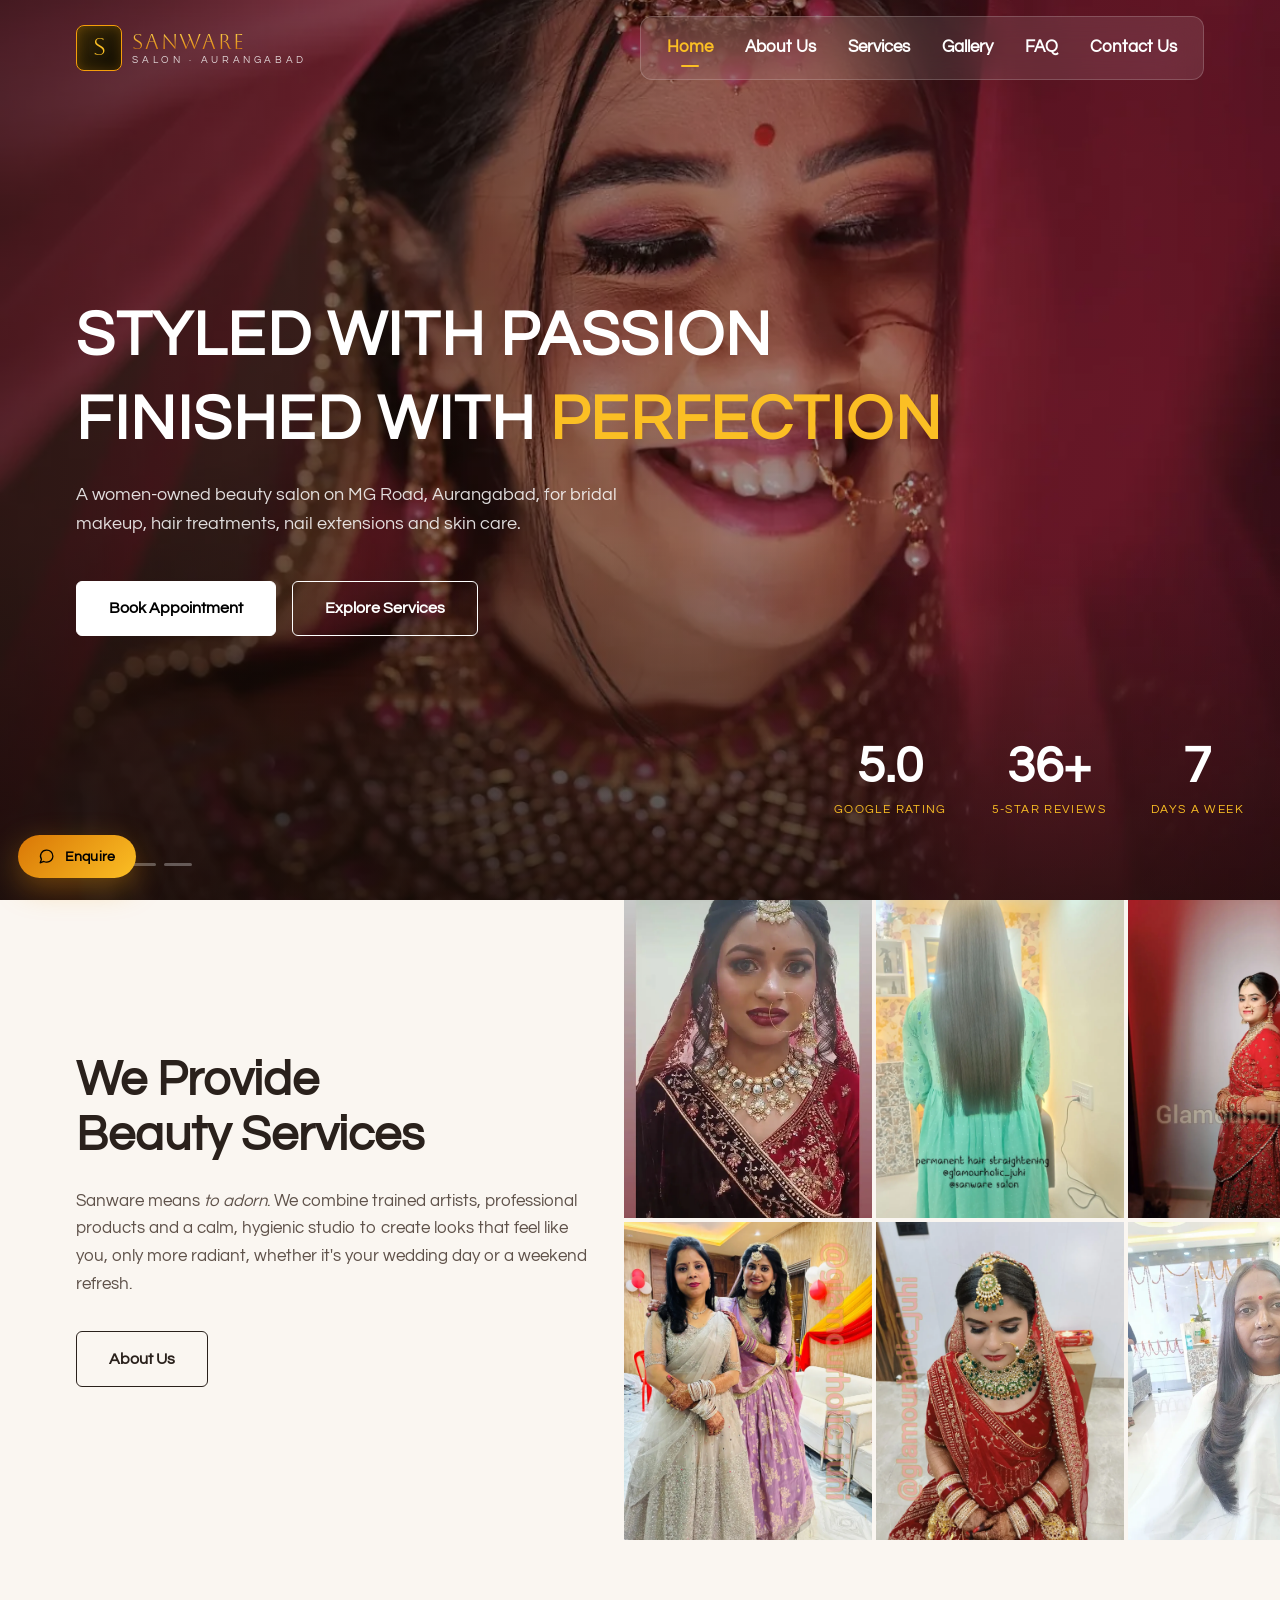
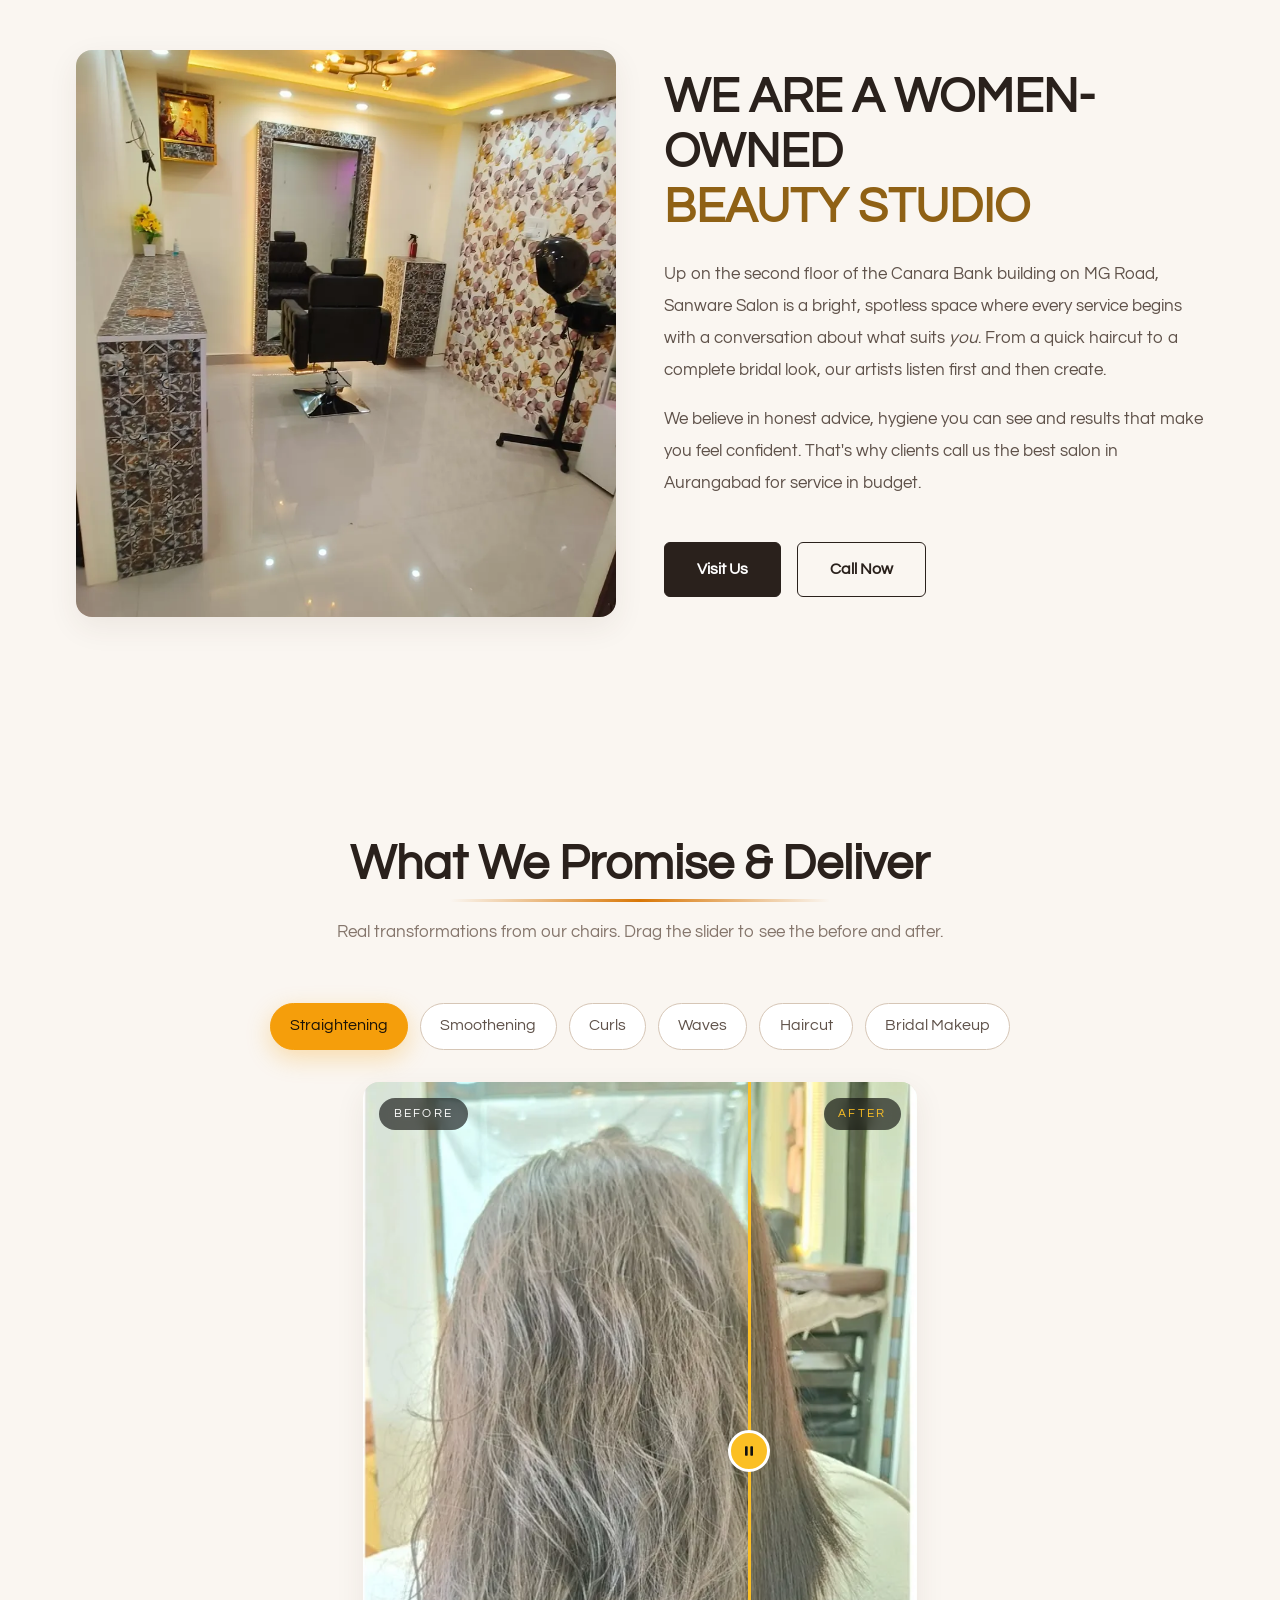
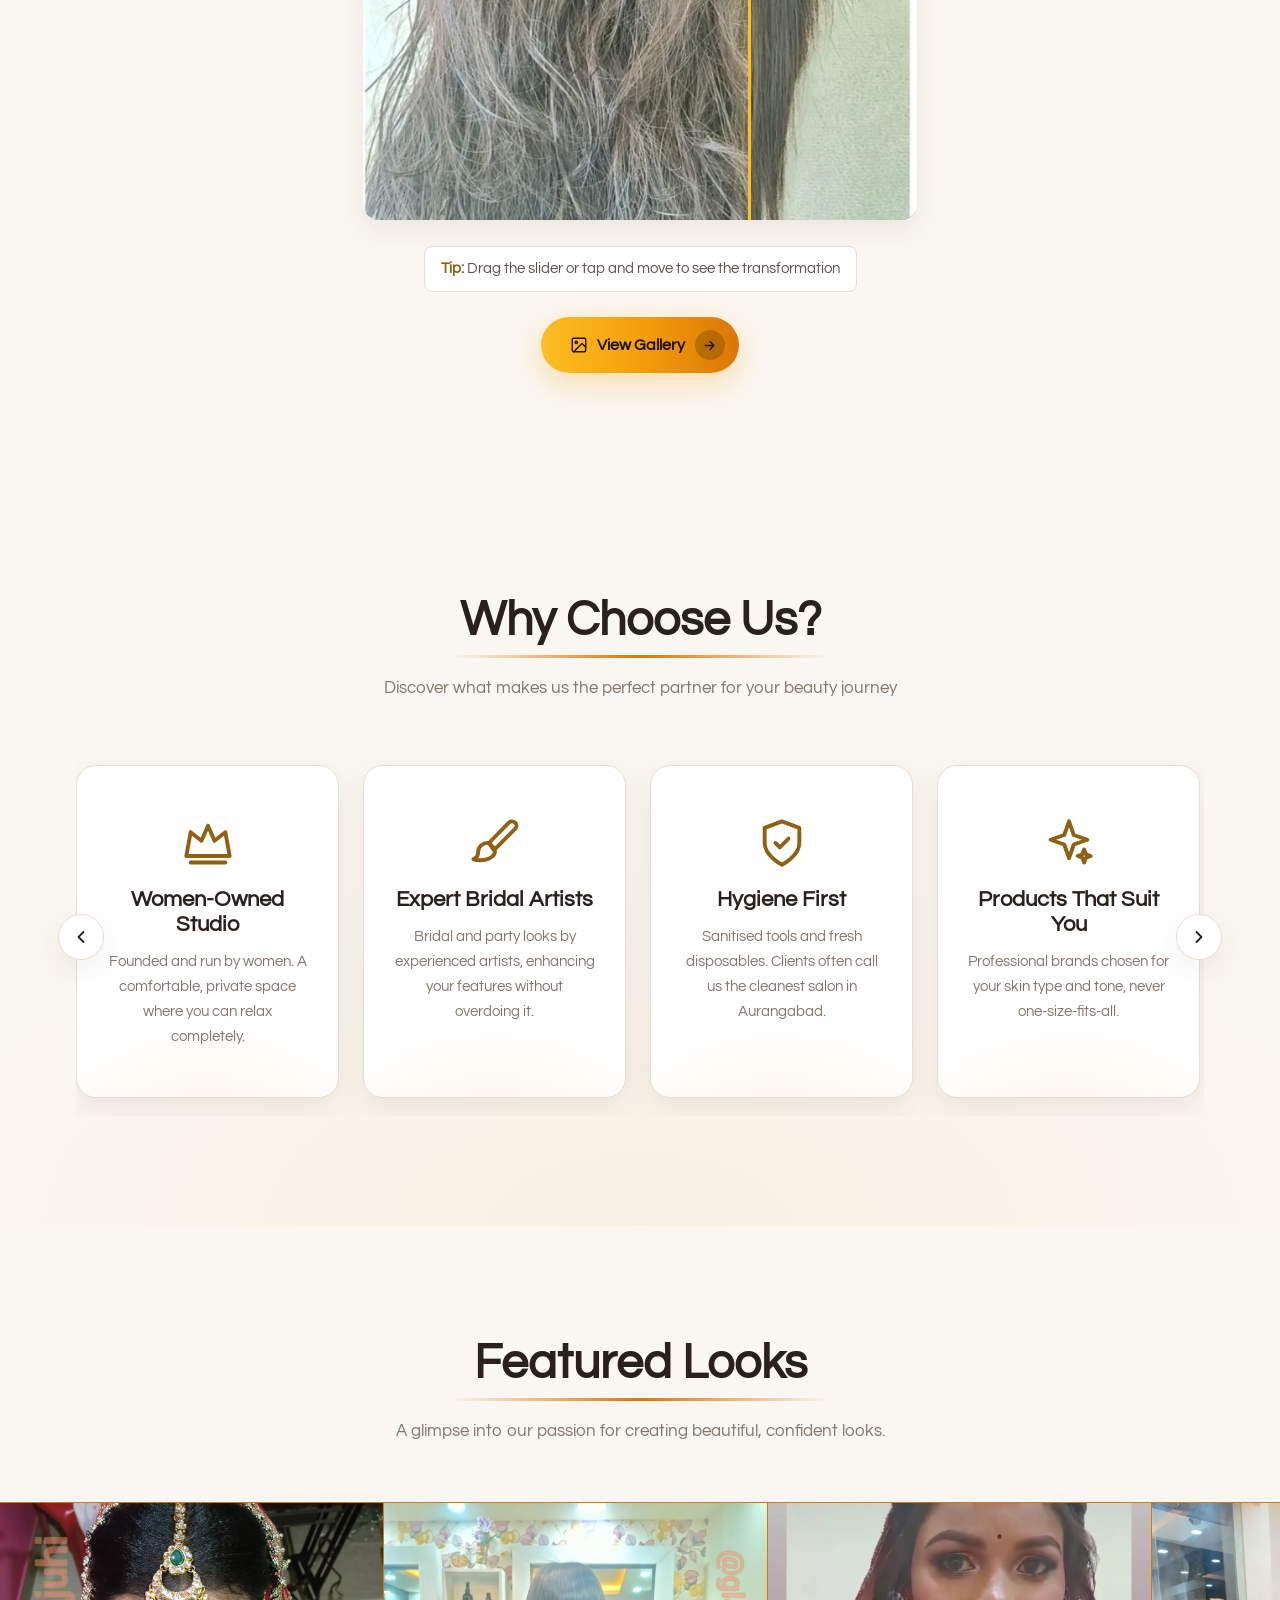
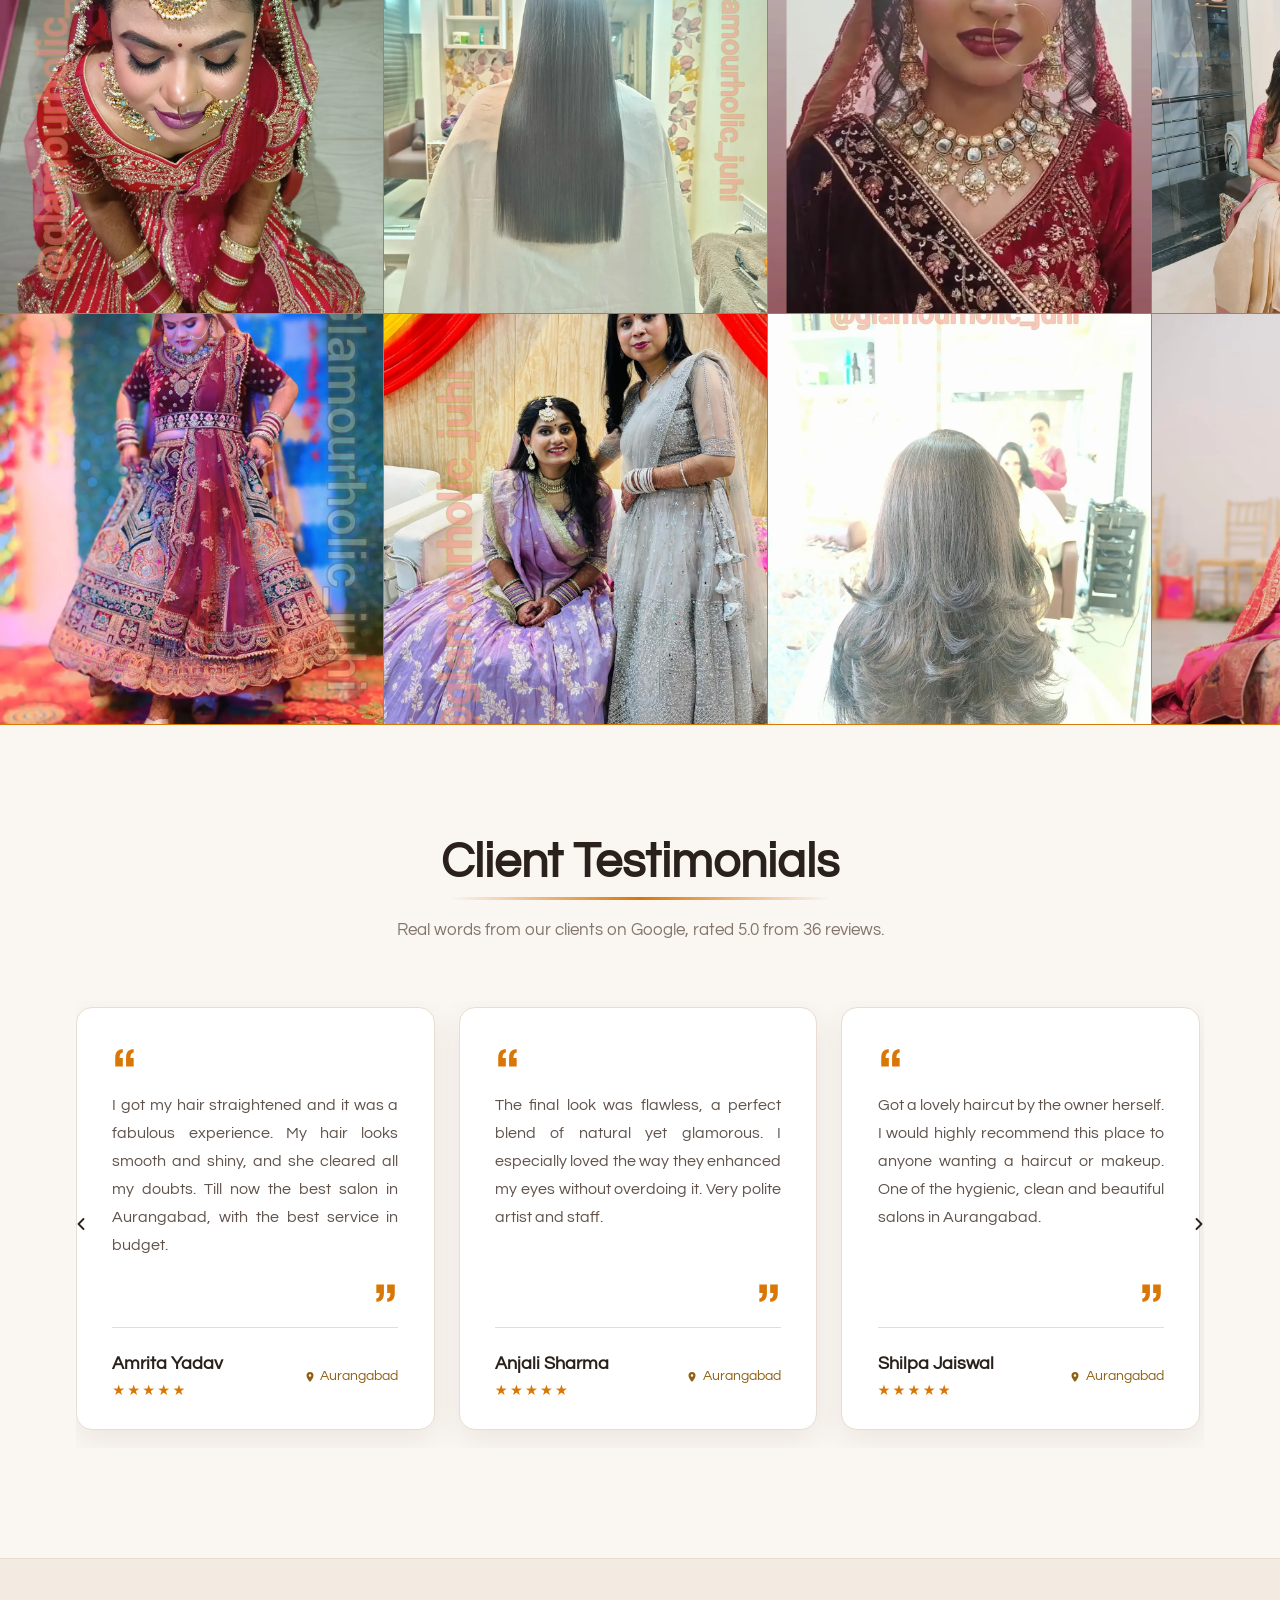
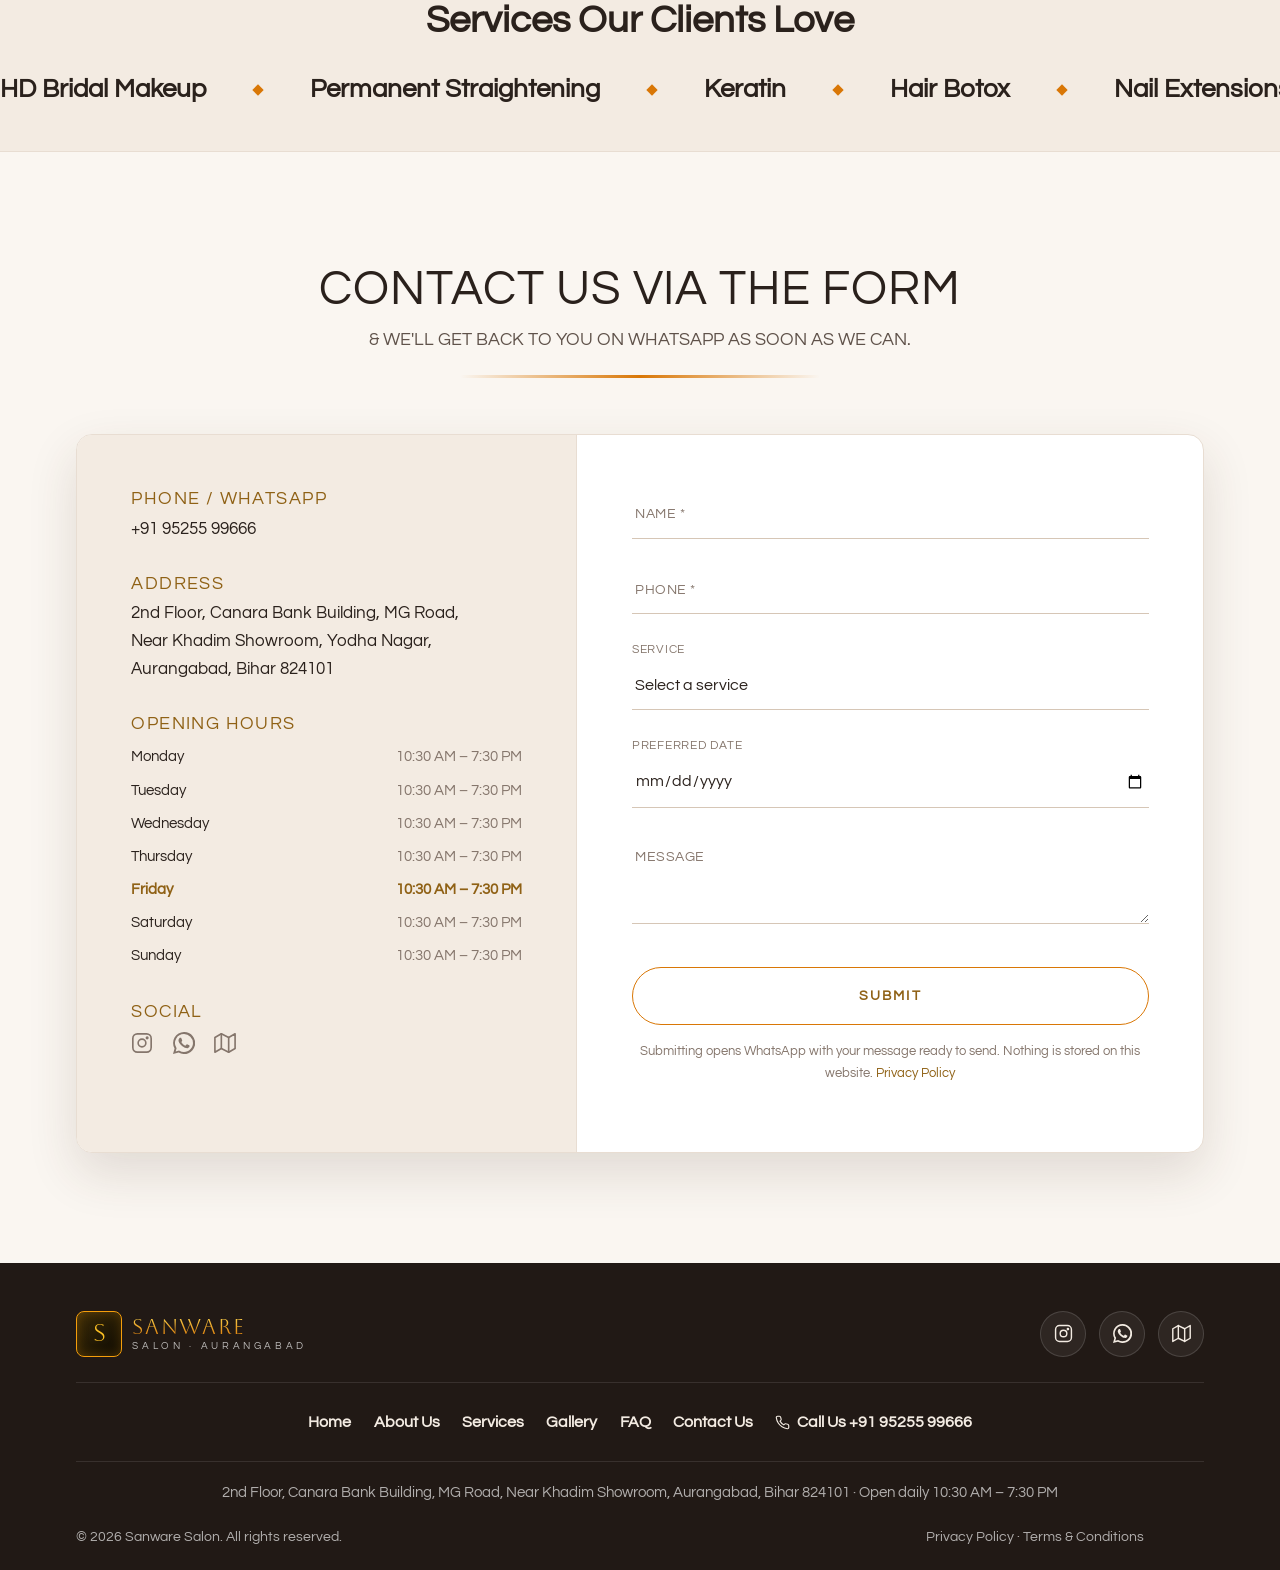
<file: index.html>
<!doctype html>
<html lang="en">
<head>
  <meta charset="UTF-8">
  <meta name="viewport" content="width=device-width, initial-scale=1.0">
  <title>Sanware Salon | Bridal Makeup & Beauty Salon in Aurangabad, Bihar</title>
  <meta name="description" content="Sanware Salon is a 5-star, women-owned beauty salon on MG Road, Aurangabad (Bihar) for bridal makeup, hair straightening, keratin, nail extensions and skin care. Call 95255 99666.">
  <meta name="theme-color" content="#000000">
  <link rel="canonical" href="index.html">
  <meta property="og:type" content="website">
  <meta property="og:title" content="Sanware Salon | Bridal Makeup & Beauty Salon in Aurangabad, Bihar">
  <meta property="og:description" content="Sanware Salon is a 5-star, women-owned beauty salon on MG Road, Aurangabad (Bihar) for bridal makeup, hair straightening, keratin, nail extensions and skin care. Call 95255 99666.">
  <meta property="og:image" content="assets/img/og-image.jpg">
  <link rel="icon" href="assets/img/favicon.svg" type="image/svg+xml">
  <link rel="preconnect" href="https://fonts.googleapis.com">
  <link rel="preconnect" href="https://fonts.gstatic.com" crossorigin>
  <link href="https://fonts.googleapis.com/css2?family=Aboreto&family=Questrial&display=swap" rel="stylesheet">
  <link rel="stylesheet" href="assets/css/style.css">
  <link rel="stylesheet" href="assets/css/theme-light.css">
  <script type="application/ld+json">{"@context": "https://schema.org", "@type": "BeautySalon", "name": "Sanware Salon", "alternateName": "संवारे सैलून", "image": "assets/img/og-image.jpg", "telephone": "+919525599666", "address": {"@type": "PostalAddress", "streetAddress": "2nd Floor, Canara Bank Building, MG Road, Near Khadim Showroom", "addressLocality": "Aurangabad", "addressRegion": "Bihar", "postalCode": "824101", "addressCountry": "IN"}, "geo": {"@type": "GeoCoordinates", "latitude": 24.7500843, "longitude": 84.3681095}, "openingHoursSpecification": [{"@type": "OpeningHoursSpecification", "dayOfWeek": ["Monday", "Tuesday", "Wednesday", "Thursday", "Friday", "Saturday", "Sunday"], "opens": "10:30", "closes": "19:30"}], "aggregateRating": {"@type": "AggregateRating", "ratingValue": "5.0", "reviewCount": "36"}, "sameAs": ["https://www.instagram.com/sanwaresalon/", "https://maps.google.com/?cid=13769667887899158995"]}</script>
</head>
<body>
  <header class="site-header">
    <div class="container nav">
      <a href="index.html" class="logo" aria-label="Sanware Salon home">
        <span class="logo-mark">S</span>
        <span class="logo-text"><b>SANWARE</b><small>Salon · Aurangabad</small></span>
      </a>
      <nav class="nav-pill" aria-label="Main">
          <a href="index.html" class="active" aria-current="page">Home</a>
          <a href="about.html">About Us</a>
          <a href="services.html">Services</a>
          <a href="gallery.html">Gallery</a>
          <a href="faq.html">FAQ</a>
          <a href="contact.html">Contact Us</a>
      </nav>
      <button class="menu-btn" aria-label="Open menu" aria-expanded="false" aria-controls="mobile-nav"><span></span><span></span><span></span></button>
    </div>
  </header>
  <nav class="mobile-nav" id="mobile-nav" aria-label="Mobile">
    <a href="index.html" class="active">Home</a>
    <a href="about.html">About Us</a>
    <a href="services.html">Services</a>
    <a href="gallery.html">Gallery</a>
    <a href="faq.html">FAQ</a>
    <a href="contact.html">Contact Us</a>
    <a class="call" href="tel:+919525599666">Call +91 95255 99666</a>
  </nav>

  <main>
  <section class="hero">
    <div class="hero-slides" data-slideshow="5500" data-dots=".hero-dots">
      <img src="assets/img/hero-bride.webp" alt="" fetchpriority="high">
      <img src="assets/img/bridal-6.webp" alt="" loading="lazy">
      <img src="assets/img/bridal-9.webp" alt="" loading="lazy">
      <img src="assets/img/interior.webp" alt="" loading="lazy">
    </div>
    <div class="container">
      <h1><span class="l1">Styled with Passion</span><span class="l2">Finished with <span class="amber">Perfection</span></span></h1>
      <p class="hero-sub">A women-owned beauty salon on MG Road, Aurangabad, for bridal makeup, hair treatments, nail extensions and skin care.</p>
      <div class="hero-actions">
        <a class="btn btn-white" href="#book" data-open-modal>Book Appointment</a>
        <a class="btn btn-outline" href="services.html">Explore Services</a>
      </div>
    </div>
    <div class="hero-stats">
      <div><div class="n" data-count="5.0">0</div><div class="l">Google Rating</div></div>
      <div><div class="n" data-count="36" data-suffix="+">0</div><div class="l">5-Star Reviews</div></div>
      <div><div class="n" data-count="7">0</div><div class="l">Days a Week</div></div>
    </div>
    <div class="hero-dots"><button aria-label="Slide 1"></button><button aria-label="Slide 2"></button><button aria-label="Slide 3"></button><button aria-label="Slide 4"></button></div>
  </section>

  <section class="provide">
    <div class="provide-text">
      <h2 class="reveal">We Provide <span class="rotator" data-rotate="Bridal|Elegant|Flawless|Glamorous|Modern">Bridal</span><br>Beauty Services</h2>
      <p class="reveal" style="--d:.1s;max-width:520px;font-size:1.05rem">Sanware means <em>to adorn</em>. We combine trained artists, professional products and a calm, hygienic studio to create looks that feel like you, only more radiant, whether it's your wedding day or a weekend refresh.</p>
      <a class="btn btn-outline reveal" style="--d:.2s;margin-top:1rem" href="about.html">About Us</a>
    </div>
    <div class="mosaic" aria-hidden="true">
      <div class="mosaic-row"><div class="mosaic-track"><img src="assets/img/bridal-1.webp" alt="" loading="lazy"><img src="assets/img/hair-1.webp" alt="" loading="lazy"><img src="assets/img/bridal-4.webp" alt="" loading="lazy"><img src="assets/img/nails-2.webp" alt="" loading="lazy"><img src="assets/img/party-2.webp" alt="" loading="lazy"><img src="assets/img/bridal-7.webp" alt="" loading="lazy"><img src="assets/img/hair-7.webp" alt="" loading="lazy"><img src="assets/img/bridal-1.webp" alt="" loading="lazy"><img src="assets/img/hair-1.webp" alt="" loading="lazy"><img src="assets/img/bridal-4.webp" alt="" loading="lazy"><img src="assets/img/nails-2.webp" alt="" loading="lazy"><img src="assets/img/party-2.webp" alt="" loading="lazy"><img src="assets/img/bridal-7.webp" alt="" loading="lazy"><img src="assets/img/hair-7.webp" alt="" loading="lazy"></div></div>
      <div class="mosaic-row rev"><div class="mosaic-track"><img src="assets/img/party-4.webp" alt="" loading="lazy"><img src="assets/img/bridal-8.webp" alt="" loading="lazy"><img src="assets/img/hair-2.webp" alt="" loading="lazy"><img src="assets/img/nails-6.webp" alt="" loading="lazy"><img src="assets/img/bridal-11.webp" alt="" loading="lazy"><img src="assets/img/hair-10.webp" alt="" loading="lazy"><img src="assets/img/party-6.webp" alt="" loading="lazy"><img src="assets/img/party-4.webp" alt="" loading="lazy"><img src="assets/img/bridal-8.webp" alt="" loading="lazy"><img src="assets/img/hair-2.webp" alt="" loading="lazy"><img src="assets/img/nails-6.webp" alt="" loading="lazy"><img src="assets/img/bridal-11.webp" alt="" loading="lazy"><img src="assets/img/hair-10.webp" alt="" loading="lazy"><img src="assets/img/party-6.webp" alt="" loading="lazy"></div></div>
    </div>
  </section>

  <section>
    <div class="container split">
      <div class="media-col reveal left">
        <div class="fade-show" data-slideshow="3800">
          <img src="assets/img/interior.webp" alt="Sanware Salon interior" loading="lazy">
          <img src="assets/img/team.webp" alt="Sanware Salon team with clients" loading="lazy">
          <img src="assets/img/interior-2.webp" alt="Treatment room at Sanware Salon" loading="lazy">
          <img src="assets/img/storefront.webp" alt="Sanware Salon on MG Road, Aurangabad" loading="lazy">
        </div>
      </div>
      <div class="text-col">
        <h2 class="big-cap reveal">We Are a Women-Owned <span class="amber">Beauty Studio</span></h2>
        <p class="reveal" style="--d:.1s">Up on the second floor of the Canara Bank building on MG Road, Sanware Salon is a bright, spotless space where every service begins with a conversation about what suits <em>you</em>. From a quick haircut to a complete bridal look, our artists listen first and then create.</p>
        <p class="reveal" style="--d:.15s">We believe in honest advice, hygiene you can see and results that make you feel confident. That's why clients call us the best salon in Aurangabad for service in budget.</p>
        <div class="hero-actions reveal" style="--d:.2s;animation:none">
          <a class="btn btn-white" href="contact.html">Visit Us</a>
          <a class="btn btn-outline" href="tel:+919525599666">Call Now</a>
        </div>
      </div>
    </div>
  </section>

  <section>
    <div class="container">
      <div class="s-head reveal">
        <h2>What We Promise &amp; Deliver</h2>
        <div class="bar"></div>
        <p>Real transformations from our chairs. Drag the slider to see the before and after.</p>
      </div>
      <div class="pills reveal" role="group" aria-label="Choose a transformation">
        <button class="pill ba-pill active" aria-pressed="true" data-before="assets/img/ba-straightening-before.webp" data-after="assets/img/ba-straightening-after.webp">Straightening</button>
        <button class="pill ba-pill" aria-pressed="false" data-before="assets/img/ba-smoothening-before.webp" data-after="assets/img/ba-smoothening-after.webp">Smoothening</button>
        <button class="pill ba-pill" aria-pressed="false" data-before="assets/img/ba-curls-before.webp" data-after="assets/img/ba-curls-after.webp">Curls</button>
        <button class="pill ba-pill" aria-pressed="false" data-before="assets/img/ba-waves-before.webp" data-after="assets/img/ba-waves-after.webp">Waves</button>
        <button class="pill ba-pill" aria-pressed="false" data-before="assets/img/ba-haircut-before.webp" data-after="assets/img/ba-haircut-after.webp">Haircut</button>
        <button class="pill ba-pill" aria-pressed="false" data-before="assets/img/ba-makeup-before.webp" data-after="assets/img/ba-makeup-after.webp">Bridal Makeup</button>
      </div>
      <div class="ba reveal zoom" tabindex="0" aria-label="Before and after comparison. Use arrow keys to move the slider.">
        <img class="ba-before" src="assets/img/ba-straightening-before.webp" alt="Before: Straightening">
        <div class="after-wrap"><img class="ba-after" src="assets/img/ba-straightening-after.webp" alt="After: Straightening"></div>
        <span class="tag b">Before</span><span class="tag a">After</span>
        <div class="handle"><button class="knob" aria-label="Pause animation"><svg viewBox="0 0 24 24" fill="currentColor" aria-hidden="true"><rect x="6" y="5" width="4" height="14" rx="1"/><rect x="14" y="5" width="4" height="14" rx="1"/></svg></button></div>
      </div>
      <p class="tip reveal"><b>Tip:</b> Drag the slider or tap and move to see the transformation</p>
      <div class="center reveal"><a class="btn btn-amber" href="gallery.html"><svg viewBox="0 0 24 24" fill="none" stroke="currentColor" stroke-width="1.8" stroke-linecap="round" stroke-linejoin="round" aria-hidden="true"><rect x="3" y="3" width="18" height="18" rx="2"/><circle cx="8.5" cy="8.5" r="1.5"/><path d="M21 15l-5-5L5 21"/></svg> View Gallery <span class="arr"><svg viewBox="0 0 24 24" fill="none" stroke="currentColor" stroke-width="2.2" stroke-linecap="round" stroke-linejoin="round" aria-hidden="true"><path d="M5 12h14M13 6l6 6-6 6"/></svg></span></a></div>
    </div>
  </section>

  <section style="background:radial-gradient(60% 50% at 50% 100%, rgba(245,158,11,.06), transparent)">
    <div class="container">
      <div class="s-head reveal">
        <h2>Why Choose Us?</h2>
        <div class="bar"></div>
        <p>Discover what makes us the perfect partner for your beauty journey</p>
      </div>
      <div class="carousel reveal" data-autoplay="4000">
        <button class="car-btn prev" aria-label="Previous"><svg viewBox="0 0 24 24" fill="none" stroke="currentColor" stroke-width="2.2" stroke-linecap="round" stroke-linejoin="round" aria-hidden="true"><path d="M15 18l-6-6 6-6"/></svg></button>
        <div class="track">
          <div class="why-card">
            <div class="ic"><svg viewBox="0 0 24 24" fill="none" stroke="currentColor" stroke-width="1.8" stroke-linecap="round" stroke-linejoin="round" aria-hidden="true"><path d="M2 18h20l-2-11-5 4-3-7-3 7-5-4z" /><path d="M4 21h16"/></svg></div>
            <h3>Women-Owned Studio</h3>
            <p>Founded and run by women. A comfortable, private space where you can relax completely.</p>
          </div>
          <div class="why-card">
            <div class="ic"><svg viewBox="0 0 24 24" fill="none" stroke="currentColor" stroke-width="1.8" stroke-linecap="round" stroke-linejoin="round" aria-hidden="true"><path d="M18.4 2.6a2 2 0 0 1 2.9 2.9L12 14.8 9.2 12z"/><path d="M9.2 12c-2.6-.4-5 1.6-5 4.3 0 1.4-.7 2.6-2.2 3.2 4.6 1.3 9.6-.4 10-3.5z"/></svg></div>
            <h3>Expert Bridal Artists</h3>
            <p>Bridal and party looks by experienced artists, enhancing your features without overdoing it.</p>
          </div>
          <div class="why-card">
            <div class="ic"><svg viewBox="0 0 24 24" fill="none" stroke="currentColor" stroke-width="1.8" stroke-linecap="round" stroke-linejoin="round" aria-hidden="true"><path d="M12 22s8-4 8-10V5l-8-3-8 3v7c0 6 8 10 8 10z"/><path d="M9 12l2 2 4-4"/></svg></div>
            <h3>Hygiene First</h3>
            <p>Sanitised tools and fresh disposables. Clients often call us the cleanest salon in Aurangabad.</p>
          </div>
          <div class="why-card">
            <div class="ic"><svg viewBox="0 0 24 24" fill="none" stroke="currentColor" stroke-width="1.8" stroke-linecap="round" stroke-linejoin="round" aria-hidden="true"><path d="M12 2l2.2 6.3L20.5 10.5 14.2 12.7 12 19l-2.2-6.3L3.5 10.5l6.3-2.2z"/><path d="M19 15l.8 2.2L22 18l-2.2.8L19 21l-.8-2.2L16 18l2.2-.8z"/></svg></div>
            <h3>Products That Suit You</h3>
            <p>Professional brands chosen for your skin type and tone, never one-size-fits-all.</p>
          </div>
          <div class="why-card">
            <div class="ic"><svg viewBox="0 0 24 24" fill="none" stroke="currentColor" stroke-width="1.8" stroke-linecap="round" stroke-linejoin="round" aria-hidden="true"><path d="M20.6 13.4l-7.2 7.2a2 2 0 0 1-2.8 0L2 12V2h10l8.6 8.6a2 2 0 0 1 0 2.8z"/><circle cx="7" cy="7" r="1.5"/></svg></div>
            <h3>Best Service in Budget</h3>
            <p>Premium results with honest, transparent pricing you know before we begin.</p>
          </div>
          <div class="why-card">
            <div class="ic"><svg viewBox="0 0 24 24" fill="none" stroke="currentColor" stroke-width="1.8" stroke-linecap="round" stroke-linejoin="round" aria-hidden="true"><path d="M12 2l3.1 6.3 6.9 1-5 4.9 1.2 6.8L12 17.8 5.8 21l1.2-6.8-5-4.9 6.9-1z"/></svg></div>
            <h3>Rated 5.0 on Google</h3>
            <p>36 clients have rated us five stars for bridal, hair and makeup services.</p>
          </div>
        </div>
        <button class="car-btn next" aria-label="Next"><svg viewBox="0 0 24 24" fill="none" stroke="currentColor" stroke-width="2.2" stroke-linecap="round" stroke-linejoin="round" aria-hidden="true"><path d="M9 18l6-6-6-6"/></svg></button>
      </div>
    </div>
  </section>

  <section class="works">
    <div class="container">
      <div class="s-head reveal">
        <h2>Featured Looks</h2>
        <div class="bar"></div>
        <p>A glimpse into our passion for creating beautiful, confident looks.</p>
      </div>
    </div>
    <div class="work-row">
      <div class="work-track"><div class="work"><img src="assets/img/bridal-6.webp" alt="Royal Bride, by Sanware Salon" loading="lazy"><div class="ov"><b>Royal Bride</b><div class="orn"><i></i><span></span><i></i></div></div></div><div class="work"><img src="assets/img/hair-7.webp" alt="Glass Hair, by Sanware Salon" loading="lazy"><div class="ov"><b>Glass Hair</b><div class="orn"><i></i><span></span><i></i></div></div></div><div class="work"><img src="assets/img/bridal-1.webp" alt="Velvet Bride, by Sanware Salon" loading="lazy"><div class="ov"><b>Velvet Bride</b><div class="orn"><i></i><span></span><i></i></div></div></div><div class="work"><img src="assets/img/party-2.webp" alt="Silk & Gold, by Sanware Salon" loading="lazy"><div class="ov"><b>Silk & Gold</b><div class="orn"><i></i><span></span><i></i></div></div></div><div class="work"><img src="assets/img/nails-3.webp" alt="Nude Glam Nails, by Sanware Salon" loading="lazy"><div class="ov"><b>Nude Glam Nails</b><div class="orn"><i></i><span></span><i></i></div></div></div><div class="work"><img src="assets/img/bridal-8.webp" alt="Red Romance, by Sanware Salon" loading="lazy"><div class="ov"><b>Red Romance</b><div class="orn"><i></i><span></span><i></i></div></div></div><div class="work"><img src="assets/img/hair-10.webp" alt="Soft Curls, by Sanware Salon" loading="lazy"><div class="ov"><b>Soft Curls</b><div class="orn"><i></i><span></span><i></i></div></div></div><div class="work"><img src="assets/img/bridal-6.webp" alt="Royal Bride, by Sanware Salon" loading="lazy"><div class="ov"><b>Royal Bride</b><div class="orn"><i></i><span></span><i></i></div></div></div><div class="work"><img src="assets/img/hair-7.webp" alt="Glass Hair, by Sanware Salon" loading="lazy"><div class="ov"><b>Glass Hair</b><div class="orn"><i></i><span></span><i></i></div></div></div><div class="work"><img src="assets/img/bridal-1.webp" alt="Velvet Bride, by Sanware Salon" loading="lazy"><div class="ov"><b>Velvet Bride</b><div class="orn"><i></i><span></span><i></i></div></div></div><div class="work"><img src="assets/img/party-2.webp" alt="Silk & Gold, by Sanware Salon" loading="lazy"><div class="ov"><b>Silk & Gold</b><div class="orn"><i></i><span></span><i></i></div></div></div><div class="work"><img src="assets/img/nails-3.webp" alt="Nude Glam Nails, by Sanware Salon" loading="lazy"><div class="ov"><b>Nude Glam Nails</b><div class="orn"><i></i><span></span><i></i></div></div></div><div class="work"><img src="assets/img/bridal-8.webp" alt="Red Romance, by Sanware Salon" loading="lazy"><div class="ov"><b>Red Romance</b><div class="orn"><i></i><span></span><i></i></div></div></div><div class="work"><img src="assets/img/hair-10.webp" alt="Soft Curls, by Sanware Salon" loading="lazy"><div class="ov"><b>Soft Curls</b><div class="orn"><i></i><span></span><i></i></div></div></div></div>
    </div>
    <div class="work-row rev">
      <div class="work-track"><div class="work"><img src="assets/img/bridal-3.webp" alt="Lehenga Glow, by Sanware Salon" loading="lazy"><div class="ov"><b>Lehenga Glow</b><div class="orn"><i></i><span></span><i></i></div></div></div><div class="work"><img src="assets/img/party-6.webp" alt="Sangeet Night, by Sanware Salon" loading="lazy"><div class="ov"><b>Sangeet Night</b><div class="orn"><i></i><span></span><i></i></div></div></div><div class="work"><img src="assets/img/hair-8.webp" alt="Feather Layers, by Sanware Salon" loading="lazy"><div class="ov"><b>Feather Layers</b><div class="orn"><i></i><span></span><i></i></div></div></div><div class="work"><img src="assets/img/bridal-5.webp" alt="Mehendi Morning, by Sanware Salon" loading="lazy"><div class="ov"><b>Mehendi Morning</b><div class="orn"><i></i><span></span><i></i></div></div></div><div class="work"><img src="assets/img/bridal-12.webp" alt="Floral Bun, by Sanware Salon" loading="lazy"><div class="ov"><b>Floral Bun</b><div class="orn"><i></i><span></span><i></i></div></div></div><div class="work"><img src="assets/img/nails-4.webp" alt="Chrome Art, by Sanware Salon" loading="lazy"><div class="ov"><b>Chrome Art</b><div class="orn"><i></i><span></span><i></i></div></div></div><div class="work"><img src="assets/img/bridal-9.webp" alt="Heritage Bride, by Sanware Salon" loading="lazy"><div class="ov"><b>Heritage Bride</b><div class="orn"><i></i><span></span><i></i></div></div></div><div class="work"><img src="assets/img/bridal-3.webp" alt="Lehenga Glow, by Sanware Salon" loading="lazy"><div class="ov"><b>Lehenga Glow</b><div class="orn"><i></i><span></span><i></i></div></div></div><div class="work"><img src="assets/img/party-6.webp" alt="Sangeet Night, by Sanware Salon" loading="lazy"><div class="ov"><b>Sangeet Night</b><div class="orn"><i></i><span></span><i></i></div></div></div><div class="work"><img src="assets/img/hair-8.webp" alt="Feather Layers, by Sanware Salon" loading="lazy"><div class="ov"><b>Feather Layers</b><div class="orn"><i></i><span></span><i></i></div></div></div><div class="work"><img src="assets/img/bridal-5.webp" alt="Mehendi Morning, by Sanware Salon" loading="lazy"><div class="ov"><b>Mehendi Morning</b><div class="orn"><i></i><span></span><i></i></div></div></div><div class="work"><img src="assets/img/bridal-12.webp" alt="Floral Bun, by Sanware Salon" loading="lazy"><div class="ov"><b>Floral Bun</b><div class="orn"><i></i><span></span><i></i></div></div></div><div class="work"><img src="assets/img/nails-4.webp" alt="Chrome Art, by Sanware Salon" loading="lazy"><div class="ov"><b>Chrome Art</b><div class="orn"><i></i><span></span><i></i></div></div></div><div class="work"><img src="assets/img/bridal-9.webp" alt="Heritage Bride, by Sanware Salon" loading="lazy"><div class="ov"><b>Heritage Bride</b><div class="orn"><i></i><span></span><i></i></div></div></div></div>
    </div>
  </section>

  <section class="testimonials">
    <div class="container">
      <div class="s-head reveal">
        <h2>Client Testimonials</h2>
        <div class="bar"></div>
        <p>Real words from our clients on Google, rated 5.0 from 36 reviews.</p>
      </div>
      <div class="carousel reveal" data-autoplay="5000">
        <button class="car-btn prev" aria-label="Previous testimonials"><svg viewBox="0 0 24 24" fill="none" stroke="currentColor" stroke-width="2.2" stroke-linecap="round" stroke-linejoin="round" aria-hidden="true"><path d="M15 18l-6-6 6-6"/></svg></button>
        <div class="track">
          <article class="t-card">
            <span class="q"><svg viewBox="0 0 24 24" fill="currentColor" aria-hidden="true"><path d="M4 21c3 0 7-1 7-8V5H4v8h3c0 3-1 5-3 5v3zm10 0c3 0 7-1 7-8V5h-7v8h3c0 3-1 5-3 5v3z"/></svg></span>
            <blockquote>I got my hair straightened and it was a fabulous experience. My hair looks smooth and shiny, and she cleared all my doubts. Till now the best salon in Aurangabad, with the best service in budget.</blockquote>
            <span class="q end"><svg viewBox="0 0 24 24" fill="currentColor" aria-hidden="true"><path d="M4 21c3 0 7-1 7-8V5H4v8h3c0 3-1 5-3 5v3zm10 0c3 0 7-1 7-8V5h-7v8h3c0 3-1 5-3 5v3z"/></svg></span>
            <div class="who"><div><b>Amrita Yadav</b><div class="stars" aria-label="5 stars">★★★★★</div></div><span><svg viewBox="0 0 24 24" fill="currentColor" aria-hidden="true"><path d="M12 2a7 7 0 0 0-7 7c0 5.3 7 13 7 13s7-7.7 7-13a7 7 0 0 0-7-7zm0 9.5A2.5 2.5 0 1 1 12 6.5a2.5 2.5 0 0 1 0 5z"/></svg> Aurangabad</span></div>
          </article>
          <article class="t-card">
            <span class="q"><svg viewBox="0 0 24 24" fill="currentColor" aria-hidden="true"><path d="M4 21c3 0 7-1 7-8V5H4v8h3c0 3-1 5-3 5v3zm10 0c3 0 7-1 7-8V5h-7v8h3c0 3-1 5-3 5v3z"/></svg></span>
            <blockquote>The final look was flawless, a perfect blend of natural yet glamorous. I especially loved the way they enhanced my eyes without overdoing it. Very polite artist and staff.</blockquote>
            <span class="q end"><svg viewBox="0 0 24 24" fill="currentColor" aria-hidden="true"><path d="M4 21c3 0 7-1 7-8V5H4v8h3c0 3-1 5-3 5v3zm10 0c3 0 7-1 7-8V5h-7v8h3c0 3-1 5-3 5v3z"/></svg></span>
            <div class="who"><div><b>Anjali Sharma</b><div class="stars" aria-label="5 stars">★★★★★</div></div><span><svg viewBox="0 0 24 24" fill="currentColor" aria-hidden="true"><path d="M12 2a7 7 0 0 0-7 7c0 5.3 7 13 7 13s7-7.7 7-13a7 7 0 0 0-7-7zm0 9.5A2.5 2.5 0 1 1 12 6.5a2.5 2.5 0 0 1 0 5z"/></svg> Aurangabad</span></div>
          </article>
          <article class="t-card">
            <span class="q"><svg viewBox="0 0 24 24" fill="currentColor" aria-hidden="true"><path d="M4 21c3 0 7-1 7-8V5H4v8h3c0 3-1 5-3 5v3zm10 0c3 0 7-1 7-8V5h-7v8h3c0 3-1 5-3 5v3z"/></svg></span>
            <blockquote>Got a lovely haircut by the owner herself. I would highly recommend this place to anyone wanting a haircut or makeup. One of the hygienic, clean and beautiful salons in Aurangabad.</blockquote>
            <span class="q end"><svg viewBox="0 0 24 24" fill="currentColor" aria-hidden="true"><path d="M4 21c3 0 7-1 7-8V5H4v8h3c0 3-1 5-3 5v3zm10 0c3 0 7-1 7-8V5h-7v8h3c0 3-1 5-3 5v3z"/></svg></span>
            <div class="who"><div><b>Shilpa Jaiswal</b><div class="stars" aria-label="5 stars">★★★★★</div></div><span><svg viewBox="0 0 24 24" fill="currentColor" aria-hidden="true"><path d="M12 2a7 7 0 0 0-7 7c0 5.3 7 13 7 13s7-7.7 7-13a7 7 0 0 0-7-7zm0 9.5A2.5 2.5 0 1 1 12 6.5a2.5 2.5 0 0 1 0 5z"/></svg> Aurangabad</span></div>
          </article>
          <article class="t-card">
            <span class="q"><svg viewBox="0 0 24 24" fill="currentColor" aria-hidden="true"><path d="M4 21c3 0 7-1 7-8V5H4v8h3c0 3-1 5-3 5v3zm10 0c3 0 7-1 7-8V5h-7v8h3c0 3-1 5-3 5v3z"/></svg></span>
            <blockquote>Best salon for bridal makeup in Aurangabad. They use the products that suit your face, and the behaviour with customers is very good. I am fully satisfied.</blockquote>
            <span class="q end"><svg viewBox="0 0 24 24" fill="currentColor" aria-hidden="true"><path d="M4 21c3 0 7-1 7-8V5H4v8h3c0 3-1 5-3 5v3zm10 0c3 0 7-1 7-8V5h-7v8h3c0 3-1 5-3 5v3z"/></svg></span>
            <div class="who"><div><b>Honey Kumari</b><div class="stars" aria-label="5 stars">★★★★★</div></div><span><svg viewBox="0 0 24 24" fill="currentColor" aria-hidden="true"><path d="M12 2a7 7 0 0 0-7 7c0 5.3 7 13 7 13s7-7.7 7-13a7 7 0 0 0-7-7zm0 9.5A2.5 2.5 0 1 1 12 6.5a2.5 2.5 0 0 1 0 5z"/></svg> Aurangabad</span></div>
          </article>
          <article class="t-card">
            <span class="q"><svg viewBox="0 0 24 24" fill="currentColor" aria-hidden="true"><path d="M4 21c3 0 7-1 7-8V5H4v8h3c0 3-1 5-3 5v3zm10 0c3 0 7-1 7-8V5h-7v8h3c0 3-1 5-3 5v3z"/></svg></span>
            <blockquote>You are incredibly talented! My makeup looked stunning and I received so many compliments. Thank you for your hard work.</blockquote>
            <span class="q end"><svg viewBox="0 0 24 24" fill="currentColor" aria-hidden="true"><path d="M4 21c3 0 7-1 7-8V5H4v8h3c0 3-1 5-3 5v3zm10 0c3 0 7-1 7-8V5h-7v8h3c0 3-1 5-3 5v3z"/></svg></span>
            <div class="who"><div><b>Poonam Nishad</b><div class="stars" aria-label="5 stars">★★★★★</div></div><span><svg viewBox="0 0 24 24" fill="currentColor" aria-hidden="true"><path d="M12 2a7 7 0 0 0-7 7c0 5.3 7 13 7 13s7-7.7 7-13a7 7 0 0 0-7-7zm0 9.5A2.5 2.5 0 1 1 12 6.5a2.5 2.5 0 0 1 0 5z"/></svg> Aurangabad</span></div>
          </article>
          <article class="t-card">
            <span class="q"><svg viewBox="0 0 24 24" fill="currentColor" aria-hidden="true"><path d="M4 21c3 0 7-1 7-8V5H4v8h3c0 3-1 5-3 5v3zm10 0c3 0 7-1 7-8V5h-7v8h3c0 3-1 5-3 5v3z"/></svg></span>
            <blockquote>My experience was very nice. Sahiba Ma'am gave very good service. Highly recommended!</blockquote>
            <span class="q end"><svg viewBox="0 0 24 24" fill="currentColor" aria-hidden="true"><path d="M4 21c3 0 7-1 7-8V5H4v8h3c0 3-1 5-3 5v3zm10 0c3 0 7-1 7-8V5h-7v8h3c0 3-1 5-3 5v3z"/></svg></span>
            <div class="who"><div><b>Shubhangi Suman</b><div class="stars" aria-label="5 stars">★★★★★</div></div><span><svg viewBox="0 0 24 24" fill="currentColor" aria-hidden="true"><path d="M12 2a7 7 0 0 0-7 7c0 5.3 7 13 7 13s7-7.7 7-13a7 7 0 0 0-7-7zm0 9.5A2.5 2.5 0 1 1 12 6.5a2.5 2.5 0 0 1 0 5z"/></svg> Aurangabad</span></div>
          </article>
          <article class="t-card">
            <span class="q"><svg viewBox="0 0 24 24" fill="currentColor" aria-hidden="true"><path d="M4 21c3 0 7-1 7-8V5H4v8h3c0 3-1 5-3 5v3zm10 0c3 0 7-1 7-8V5h-7v8h3c0 3-1 5-3 5v3z"/></svg></span>
            <blockquote>Bridal salon for makeup, hair and skin services in Aurangabad. Highly recommended.</blockquote>
            <span class="q end"><svg viewBox="0 0 24 24" fill="currentColor" aria-hidden="true"><path d="M4 21c3 0 7-1 7-8V5H4v8h3c0 3-1 5-3 5v3zm10 0c3 0 7-1 7-8V5h-7v8h3c0 3-1 5-3 5v3z"/></svg></span>
            <div class="who"><div><b>Dadan Kumar Singh</b><div class="stars" aria-label="5 stars">★★★★★</div></div><span><svg viewBox="0 0 24 24" fill="currentColor" aria-hidden="true"><path d="M12 2a7 7 0 0 0-7 7c0 5.3 7 13 7 13s7-7.7 7-13a7 7 0 0 0-7-7zm0 9.5A2.5 2.5 0 1 1 12 6.5a2.5 2.5 0 0 1 0 5z"/></svg> Aurangabad</span></div>
          </article>
        </div>
        <button class="car-btn next" aria-label="Next testimonials"><svg viewBox="0 0 24 24" fill="none" stroke="currentColor" stroke-width="2.2" stroke-linecap="round" stroke-linejoin="round" aria-hidden="true"><path d="M9 18l6-6-6-6"/></svg></button>
      </div>
    </div>
  </section>


  <div class="strip" aria-hidden="true">
    <h2>Services Our Clients Love</h2>
    <div class="strip-track"><span>HD Bridal Makeup</span><span>Permanent Straightening</span><span>Keratin</span><span>Hair Botox</span><span>Nail Extensions</span><span>Engagement Looks</span><span>Hair Spa</span><span>Facials</span><span>Saree Draping</span><span>HD Bridal Makeup</span><span>Permanent Straightening</span><span>Keratin</span><span>Hair Botox</span><span>Nail Extensions</span><span>Engagement Looks</span><span>Hair Spa</span><span>Facials</span><span>Saree Draping</span></div>
  </div>


  <section id="book">
    <div class="container">
      <div class="contact-title reveal">
        <h2>CONTACT US VIA THE FORM</h2>
        <p class="small">&amp; we'll get back to you on WhatsApp as soon as we can.</p>
        <div class="bar"></div>
      </div>
      <div class="contact-card reveal zoom">
        <div class="contact-info">
          <div class="blk"><h4>Phone / WhatsApp</h4><a href="tel:+919525599666">+91 95255 99666</a></div>
          <div class="blk"><h4>Address</h4><p><a href="https://maps.google.com/?cid=13769667887899158995" target="_blank" rel="noopener">2nd Floor, Canara Bank Building, MG Road,<br>Near Khadim Showroom, Yodha Nagar,<br>Aurangabad, Bihar 824101</a></p></div>
          <div class="blk"><h4>Opening Hours</h4>
            <table class="hours"><tbody>
                <tr data-day="1"><td>Monday</td><td>10:30 AM – 7:30 PM</td></tr>
                <tr data-day="2"><td>Tuesday</td><td>10:30 AM – 7:30 PM</td></tr>
                <tr data-day="3"><td>Wednesday</td><td>10:30 AM – 7:30 PM</td></tr>
                <tr data-day="4"><td>Thursday</td><td>10:30 AM – 7:30 PM</td></tr>
                <tr data-day="5"><td>Friday</td><td>10:30 AM – 7:30 PM</td></tr>
                <tr data-day="6"><td>Saturday</td><td>10:30 AM – 7:30 PM</td></tr>
                <tr data-day="0"><td>Sunday</td><td>10:30 AM – 7:30 PM</td></tr>
            </tbody></table>
          </div>
          <div class="blk" style="margin:0"><h4>Social</h4>
            <div class="soc">
              <a href="https://www.instagram.com/sanwaresalon/" target="_blank" rel="noopener" aria-label="Instagram"><svg viewBox="0 0 24 24" fill="none" stroke="currentColor" stroke-width="1.8" stroke-linecap="round" stroke-linejoin="round" aria-hidden="true"><rect x="2" y="2" width="20" height="20" rx="5"/><circle cx="12" cy="12" r="4.2"/><circle cx="17.6" cy="6.4" r=".8" fill="currentColor"/></svg></a>
              <a href="https://wa.me/919525599666?text=Hello%20Sanware%20Salon!%20I%27d%20like%20to%20book%20an%20appointment." target="_blank" rel="noopener" aria-label="WhatsApp"><svg viewBox="0 0 24 24" fill="currentColor" aria-hidden="true"><path d="M17.5 14.4c-.3-.1-1.8-.9-2-1-.3-.1-.5-.1-.7.1-.2.3-.8 1-.9 1.2-.2.2-.3.2-.6.1-.3-.1-1.3-.5-2.4-1.5-.9-.8-1.5-1.8-1.7-2.1-.2-.3 0-.5.1-.6l.4-.5c.1-.2.2-.3.3-.5.1-.2 0-.4 0-.5l-.9-2.2c-.2-.6-.5-.5-.7-.5h-.6c-.2 0-.5.1-.8.4-.3.3-1 1-1 2.5s1.1 2.9 1.2 3.1c.1.2 2.1 3.2 5.1 4.5.7.3 1.3.5 1.7.6.7.2 1.4.2 1.9.1.6-.1 1.8-.7 2-1.4.2-.7.2-1.3.2-1.4-.1-.1-.3-.2-.6-.3zM12 21.8c-1.8 0-3.5-.5-5-1.4l-.4-.2-3.7 1 1-3.6-.2-.4A9.8 9.8 0 0 1 12 2.2a9.8 9.8 0 0 1 9.8 9.8c0 5.4-4.4 9.8-9.8 9.8zM12 0a12 12 0 0 0-10.3 18l-1.7 6 6.2-1.6A12 12 0 1 0 12 0z"/></svg></a>
              <a href="https://maps.google.com/?cid=13769667887899158995" target="_blank" rel="noopener" aria-label="Google Maps"><svg viewBox="0 0 24 24" fill="none" stroke="currentColor" stroke-width="1.8" stroke-linecap="round" stroke-linejoin="round" aria-hidden="true"><path d="M1 6v16l7-4 8 4 7-4V2l-7 4-8-4-7 4z"/><path d="M8 2v16M16 6v16"/></svg></a>
            </div>
          </div>
        </div>
        <form class="contact-form" data-whatsapp>
          <div class="uline"><label class="sr-only" for="c-name">Name</label><input id="c-name" name="name" placeholder="Name *" required autocomplete="name" style="font-size:1rem"></div>
          <div class="uline"><label class="sr-only" for="c-phone">Phone</label><input id="c-phone" name="phone" type="tel" inputmode="tel" placeholder="Phone *" required autocomplete="tel"></div>
          <div class="uline"><span class="lbl">Service</span><select name="service" aria-label="Service">
              <option value="">Select a service</option>
              <option>Bridal Makeup</option>
              <option>Bridal Trial</option>
              <option>Party / Engagement Makeup</option>
              <option>Hair Straightening / Smoothening</option>
              <option>Keratin / Hair Botox</option>
              <option>Haircut / Styling</option>
              <option>Hair Colour</option>
              <option>Nail Extensions</option>
              <option>Facial / Clean-up</option>
              <option>Waxing / Threading</option>
              <option>Other</option>
            </select></div>
          <div class="uline"><span class="lbl">Preferred date</span><input name="date" type="date" aria-label="Preferred date"></div>
          <div class="uline"><label class="sr-only" for="c-msg">Message</label><textarea id="c-msg" name="message" placeholder="Message"></textarea></div>
          <button class="btn btn-ghost-amber" type="submit">Submit</button>
          <p class="form-note">Submitting opens WhatsApp with your message ready to send. Nothing is stored on this website. <a href="privacy-policy.html">Privacy Policy</a></p>
        </form>
      </div>
    </div>
  </section>

  </main>

  <footer class="site-footer">
    <div class="container">
      <div class="f-top">
        <a href="index.html" class="logo" aria-label="Sanware Salon home">
        <span class="logo-mark">S</span>
        <span class="logo-text"><b>SANWARE</b><small>Salon · Aurangabad</small></span>
      </a>
        <div class="f-soc">
          <a href="https://www.instagram.com/sanwaresalon/" target="_blank" rel="noopener" aria-label="Instagram"><svg viewBox="0 0 24 24" fill="none" stroke="currentColor" stroke-width="1.8" stroke-linecap="round" stroke-linejoin="round" aria-hidden="true"><rect x="2" y="2" width="20" height="20" rx="5"/><circle cx="12" cy="12" r="4.2"/><circle cx="17.6" cy="6.4" r=".8" fill="currentColor"/></svg></a>
          <a href="https://wa.me/919525599666?text=Hello%20Sanware%20Salon!%20I%27d%20like%20to%20book%20an%20appointment." target="_blank" rel="noopener" aria-label="WhatsApp"><svg viewBox="0 0 24 24" fill="currentColor" aria-hidden="true"><path d="M17.5 14.4c-.3-.1-1.8-.9-2-1-.3-.1-.5-.1-.7.1-.2.3-.8 1-.9 1.2-.2.2-.3.2-.6.1-.3-.1-1.3-.5-2.4-1.5-.9-.8-1.5-1.8-1.7-2.1-.2-.3 0-.5.1-.6l.4-.5c.1-.2.2-.3.3-.5.1-.2 0-.4 0-.5l-.9-2.2c-.2-.6-.5-.5-.7-.5h-.6c-.2 0-.5.1-.8.4-.3.3-1 1-1 2.5s1.1 2.9 1.2 3.1c.1.2 2.1 3.2 5.1 4.5.7.3 1.3.5 1.7.6.7.2 1.4.2 1.9.1.6-.1 1.8-.7 2-1.4.2-.7.2-1.3.2-1.4-.1-.1-.3-.2-.6-.3zM12 21.8c-1.8 0-3.5-.5-5-1.4l-.4-.2-3.7 1 1-3.6-.2-.4A9.8 9.8 0 0 1 12 2.2a9.8 9.8 0 0 1 9.8 9.8c0 5.4-4.4 9.8-9.8 9.8zM12 0a12 12 0 0 0-10.3 18l-1.7 6 6.2-1.6A12 12 0 1 0 12 0z"/></svg></a>
          <a href="https://maps.google.com/?cid=13769667887899158995" target="_blank" rel="noopener" aria-label="Google Maps"><svg viewBox="0 0 24 24" fill="none" stroke="currentColor" stroke-width="1.8" stroke-linecap="round" stroke-linejoin="round" aria-hidden="true"><path d="M1 6v16l7-4 8 4 7-4V2l-7 4-8-4-7 4z"/><path d="M8 2v16M16 6v16"/></svg></a>
        </div>
      </div>
      <div class="f-links">
        <a href="index.html">Home</a><a href="about.html">About Us</a><a href="services.html">Services</a><a href="gallery.html">Gallery</a><a href="faq.html">FAQ</a><a href="contact.html">Contact Us</a>
        <a href="tel:+919525599666"><svg viewBox="0 0 24 24" fill="none" stroke="currentColor" stroke-width="1.8" stroke-linecap="round" stroke-linejoin="round" aria-hidden="true"><path d="M22 16.9v3a2 2 0 0 1-2.2 2 19.8 19.8 0 0 1-8.6-3.1 19.5 19.5 0 0 1-6-6A19.8 19.8 0 0 1 2.1 4.2 2 2 0 0 1 4.1 2h3a2 2 0 0 1 2 1.7c.1.9.4 1.8.7 2.7a2 2 0 0 1-.5 2.1L8 9.8a16 16 0 0 0 6 6l1.3-1.3a2 2 0 0 1 2.1-.4c.9.3 1.8.6 2.7.7a2 2 0 0 1 1.7 2z"/></svg> Call Us +91 95255 99666</a>
      </div>
      <p class="f-addr">2nd Floor, Canara Bank Building, MG Road, Near Khadim Showroom, Aurangabad, Bihar 824101 · Open daily 10:30 AM – 7:30 PM</p>
      <div class="f-bottom">
        <span>© <span data-year>2026</span> Sanware Salon. All rights reserved.</span>
        <span><a href="privacy-policy.html">Privacy Policy</a> · <a href="terms.html">Terms &amp; Conditions</a></span>
      </div>
    </div>
  </footer>

  <div class="modal" aria-hidden="true" role="dialog" aria-modal="true" aria-labelledby="modal-title">
    <div class="modal-box">
      <button class="modal-close" aria-label="Close">✕</button>
      <h3 id="modal-title">BOOK YOUR SLOT</h3>
      <div class="bar"></div>
      <p class="lead">Share your details for a quick booking</p>
      <form data-whatsapp>
        <div class="icon-field"><label for="m-name">Your Name</label><div class="box"><svg viewBox="0 0 24 24" fill="currentColor" aria-hidden="true"><circle cx="12" cy="8" r="4.5"/><path d="M3.5 21a8.5 8.5 0 0 1 17 0z"/></svg><input id="m-name" name="name" placeholder="Enter your name" required autocomplete="name"></div></div>
        <div class="icon-field"><label for="m-phone">Phone Number</label><div class="box"><svg viewBox="0 0 24 24" fill="none" stroke="currentColor" stroke-width="1.8" stroke-linecap="round" stroke-linejoin="round" aria-hidden="true"><path d="M22 16.9v3a2 2 0 0 1-2.2 2 19.8 19.8 0 0 1-8.6-3.1 19.5 19.5 0 0 1-6-6A19.8 19.8 0 0 1 2.1 4.2 2 2 0 0 1 4.1 2h3a2 2 0 0 1 2 1.7c.1.9.4 1.8.7 2.7a2 2 0 0 1-.5 2.1L8 9.8a16 16 0 0 0 6 6l1.3-1.3a2 2 0 0 1 2.1-.4c.9.3 1.8.6 2.7.7a2 2 0 0 1 1.7 2z"/></svg><input id="m-phone" name="phone" type="tel" inputmode="tel" placeholder="Enter your phone number" autocomplete="tel"></div></div>
        <div class="icon-field"><label for="m-service">Service (Optional)</label><div class="box"><svg viewBox="0 0 24 24" fill="none" stroke="currentColor" stroke-width="1.8" stroke-linecap="round" stroke-linejoin="round" aria-hidden="true"><circle cx="6" cy="6" r="3"/><circle cx="6" cy="18" r="3"/><path d="M20 4L8.1 15.9M14.5 14.5L20 20M8.1 8.1L12 12"/></svg><select id="m-service" name="service">
              <option value="">Choose a service</option>
              <option>Bridal Makeup</option>
              <option>Bridal Trial</option>
              <option>Party / Engagement Makeup</option>
              <option>Hair Straightening / Smoothening</option>
              <option>Keratin / Hair Botox</option>
              <option>Haircut / Styling</option>
              <option>Hair Colour</option>
              <option>Nail Extensions</option>
              <option>Facial / Clean-up</option>
              <option>Waxing / Threading</option>
              <option>Other</option>
            </select></div></div>
        <button class="submit-amber" type="submit">Send on WhatsApp</button>
        <p class="fine">We'll confirm your appointment on WhatsApp</p>
      </form>
    </div>
  </div>

  <button class="fab-enquire" id="enquireToggle" type="button" aria-expanded="false" aria-controls="enquirePanel"><svg viewBox="0 0 24 24" fill="none" stroke="currentColor" stroke-width="1.8" stroke-linecap="round" stroke-linejoin="round" aria-hidden="true"><path d="M21 11.5a8.4 8.4 0 0 1-9 8.4 8.6 8.6 0 0 1-3.8-.9L3 21l1.9-5A8.4 8.4 0 0 1 12 3a8.5 8.5 0 0 1 9 8.5z"/></svg><span>Enquire</span></button>
  <div class="enquire-panel" id="enquirePanel" role="dialog" aria-labelledby="enquireTitle" hidden>
    <button class="enquire-panel__close" id="enquireClose" type="button" aria-label="Close"><svg viewBox="0 0 24 24" fill="none" stroke="currentColor" stroke-width="2.4" stroke-linecap="round" stroke-linejoin="round" aria-hidden="true"><path d="M18 6L6 18M6 6l12 12"/></svg></button>
    <b class="enquire-panel__title" id="enquireTitle">Enquire with us</b>
    <p class="enquire-panel__lede">Choose how you'd like to reach Sanware Salon.</p>
    <div class="enquire-panel__list">
      <a class="enquire-opt" href="tel:+919525599666"><span class="enquire-opt__icon enquire-opt__icon--call"><svg viewBox="0 0 24 24" fill="none" stroke="currentColor" stroke-width="1.8" stroke-linecap="round" stroke-linejoin="round" aria-hidden="true"><path d="M22 16.9v3a2 2 0 0 1-2.2 2 19.8 19.8 0 0 1-8.6-3.1 19.5 19.5 0 0 1-6-6A19.8 19.8 0 0 1 2.1 4.2 2 2 0 0 1 4.1 2h3a2 2 0 0 1 2 1.7c.1.9.4 1.8.7 2.7a2 2 0 0 1-.5 2.1L8 9.8a16 16 0 0 0 6 6l1.3-1.3a2 2 0 0 1 2.1-.4c.9.3 1.8.6 2.7.7a2 2 0 0 1 1.7 2z"/></svg></span><span class="enquire-opt__copy">Call us<small>+91 95255 99666</small></span></a>
      <a class="enquire-opt" href="https://wa.me/919525599666?text=Hello%20Sanware%20Salon!%20I%27d%20like%20to%20book%20an%20appointment." target="_blank" rel="noopener"><span class="enquire-opt__icon enquire-opt__icon--whatsapp"><svg viewBox="0 0 24 24" fill="currentColor" aria-hidden="true"><path d="M17.5 14.4c-.3-.1-1.8-.9-2-1-.3-.1-.5-.1-.7.1-.2.3-.8 1-.9 1.2-.2.2-.3.2-.6.1-.3-.1-1.3-.5-2.4-1.5-.9-.8-1.5-1.8-1.7-2.1-.2-.3 0-.5.1-.6l.4-.5c.1-.2.2-.3.3-.5.1-.2 0-.4 0-.5l-.9-2.2c-.2-.6-.5-.5-.7-.5h-.6c-.2 0-.5.1-.8.4-.3.3-1 1-1 2.5s1.1 2.9 1.2 3.1c.1.2 2.1 3.2 5.1 4.5.7.3 1.3.5 1.7.6.7.2 1.4.2 1.9.1.6-.1 1.8-.7 2-1.4.2-.7.2-1.3.2-1.4-.1-.1-.3-.2-.6-.3zM12 21.8c-1.8 0-3.5-.5-5-1.4l-.4-.2-3.7 1 1-3.6-.2-.4A9.8 9.8 0 0 1 12 2.2a9.8 9.8 0 0 1 9.8 9.8c0 5.4-4.4 9.8-9.8 9.8zM12 0a12 12 0 0 0-10.3 18l-1.7 6 6.2-1.6A12 12 0 1 0 12 0z"/></svg></span><span class="enquire-opt__copy">WhatsApp<small>Chat or send a booking</small></span></a>
      <a class="enquire-opt" href="https://www.instagram.com/sanwaresalon/" target="_blank" rel="noopener"><span class="enquire-opt__icon enquire-opt__icon--insta"><svg viewBox="0 0 24 24" fill="none" stroke="currentColor" stroke-width="1.8" stroke-linecap="round" stroke-linejoin="round" aria-hidden="true"><rect x="2" y="2" width="20" height="20" rx="5"/><circle cx="12" cy="12" r="4.2"/><circle cx="17.6" cy="6.4" r=".8" fill="currentColor"/></svg></span><span class="enquire-opt__copy">Instagram<small>@sanwaresalon</small></span></a>
      <a class="enquire-opt" href="https://maps.google.com/?cid=13769667887899158995" target="_blank" rel="noopener"><span class="enquire-opt__icon enquire-opt__icon--map"><svg viewBox="0 0 24 24" fill="currentColor" aria-hidden="true"><path d="M12 2a7 7 0 0 0-7 7c0 5.3 7 13 7 13s7-7.7 7-13a7 7 0 0 0-7-7zm0 9.5A2.5 2.5 0 1 1 12 6.5a2.5 2.5 0 0 1 0 5z"/></svg></span><span class="enquire-opt__copy">Visit us<small>MG Road, near Khadim Showroom</small></span></a>
    </div>
    <small class="enquire-panel__foot">Open daily · 10:30 AM – 7:30 PM</small>
  </div>
  <button class="to-top" aria-label="Back to top"><svg viewBox="0 0 24 24" fill="none" stroke="currentColor" stroke-width="2.2" stroke-linecap="round" stroke-linejoin="round" aria-hidden="true"><path d="M12 19V5M6 11l6-6 6 6"/></svg></button>
  <script src="assets/js/main.js"></script>
</body>
</html>
</file>
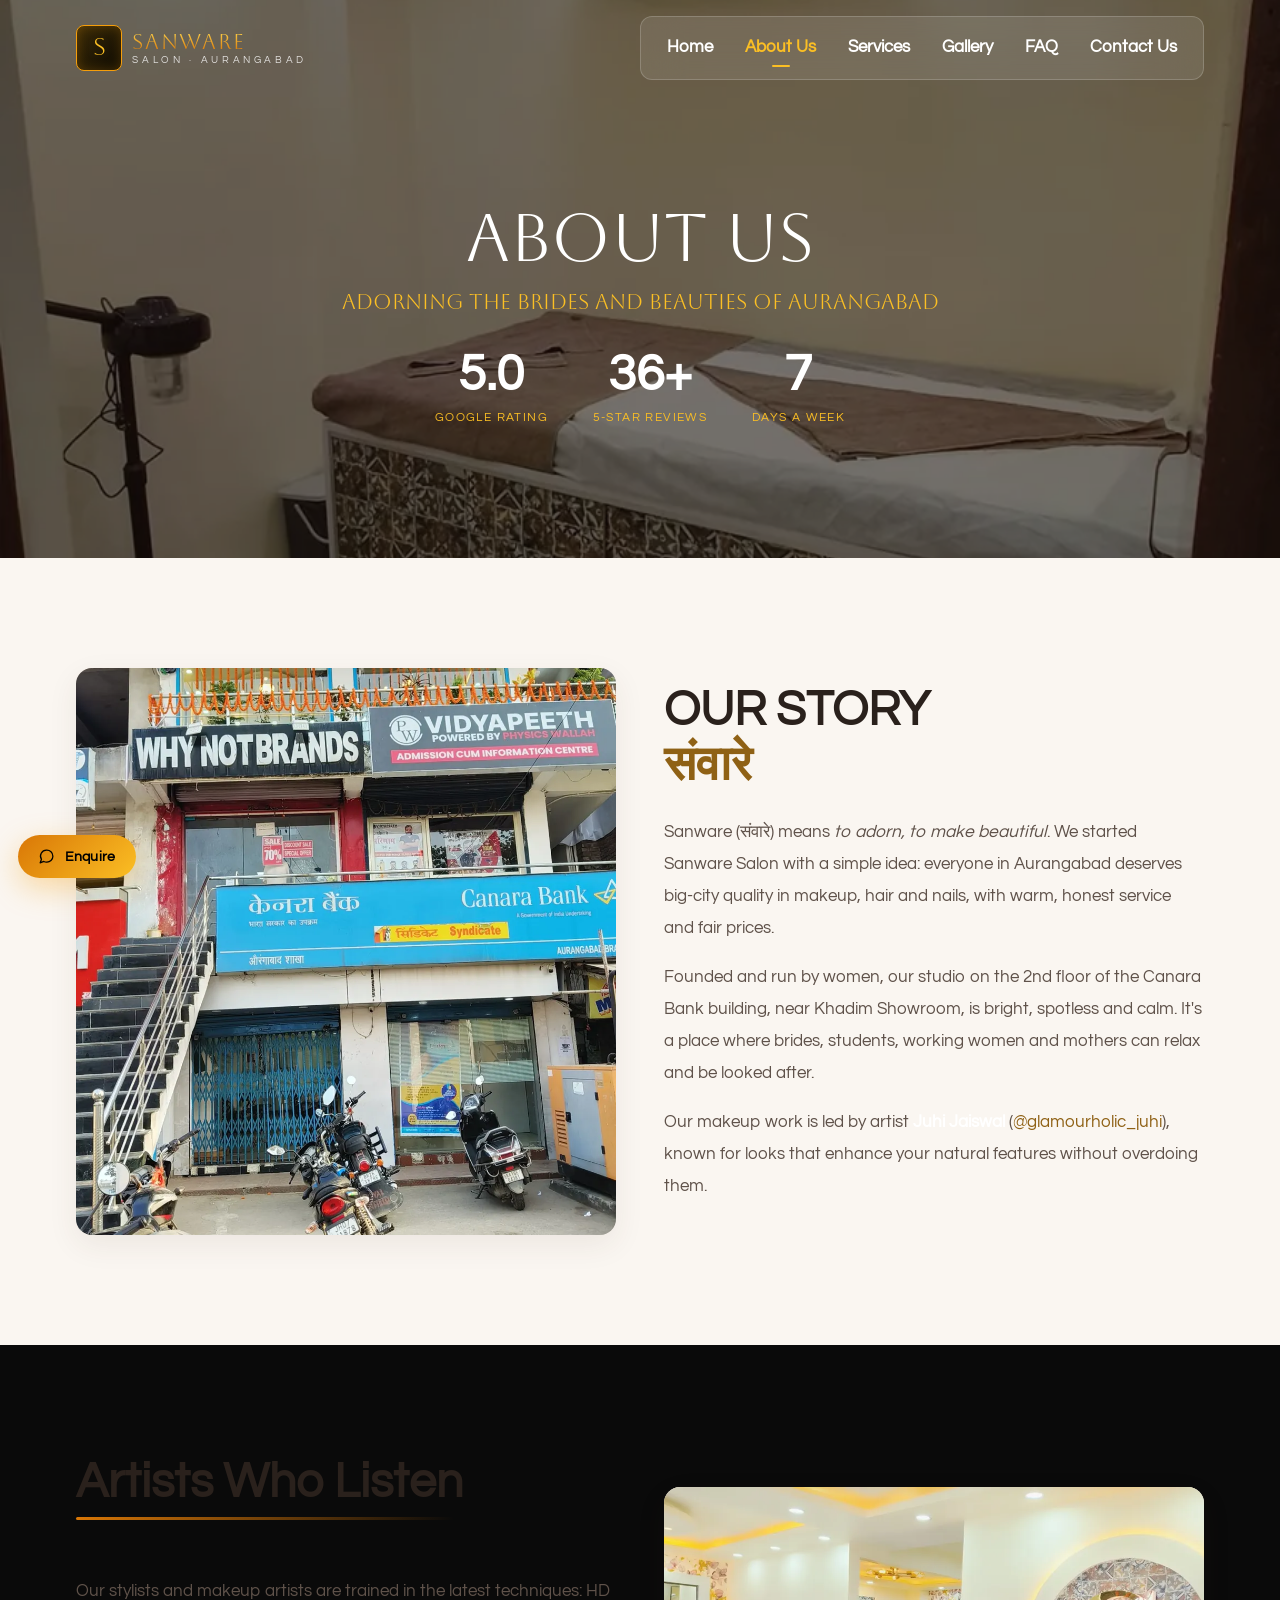
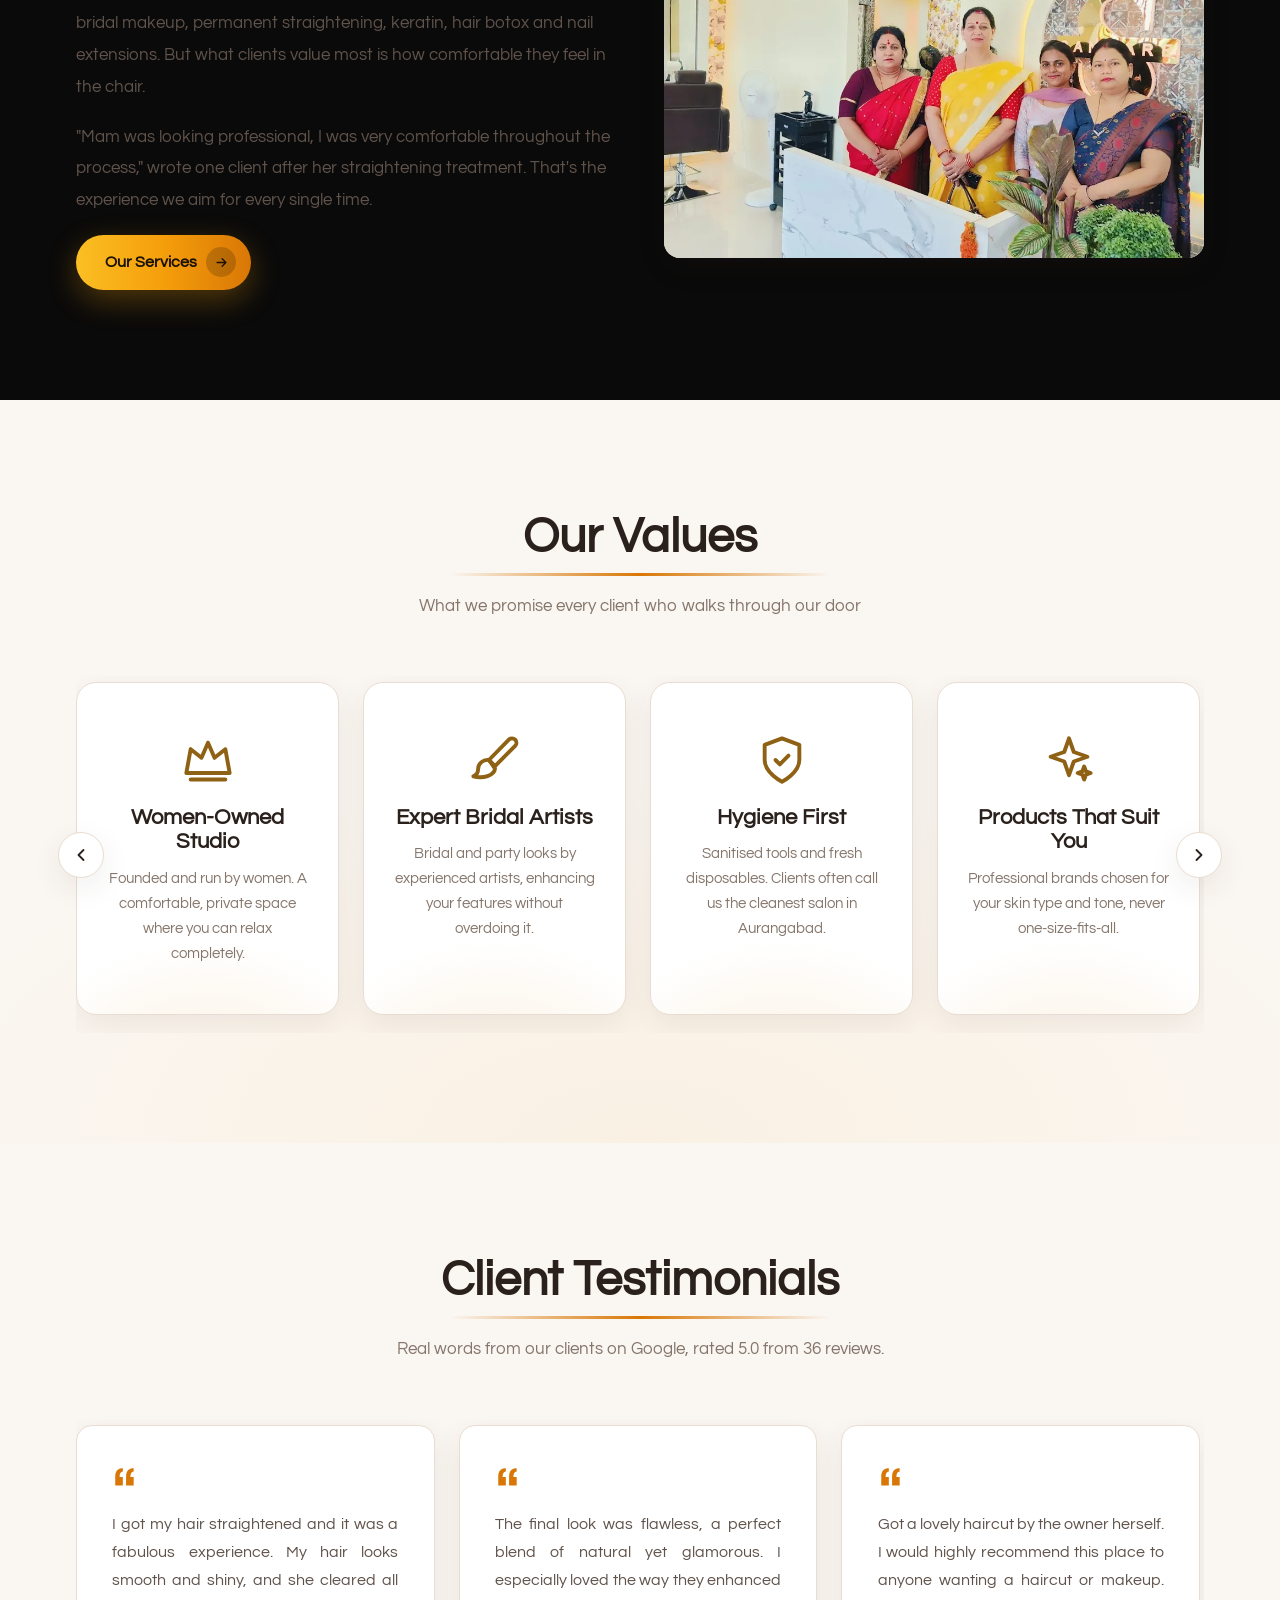
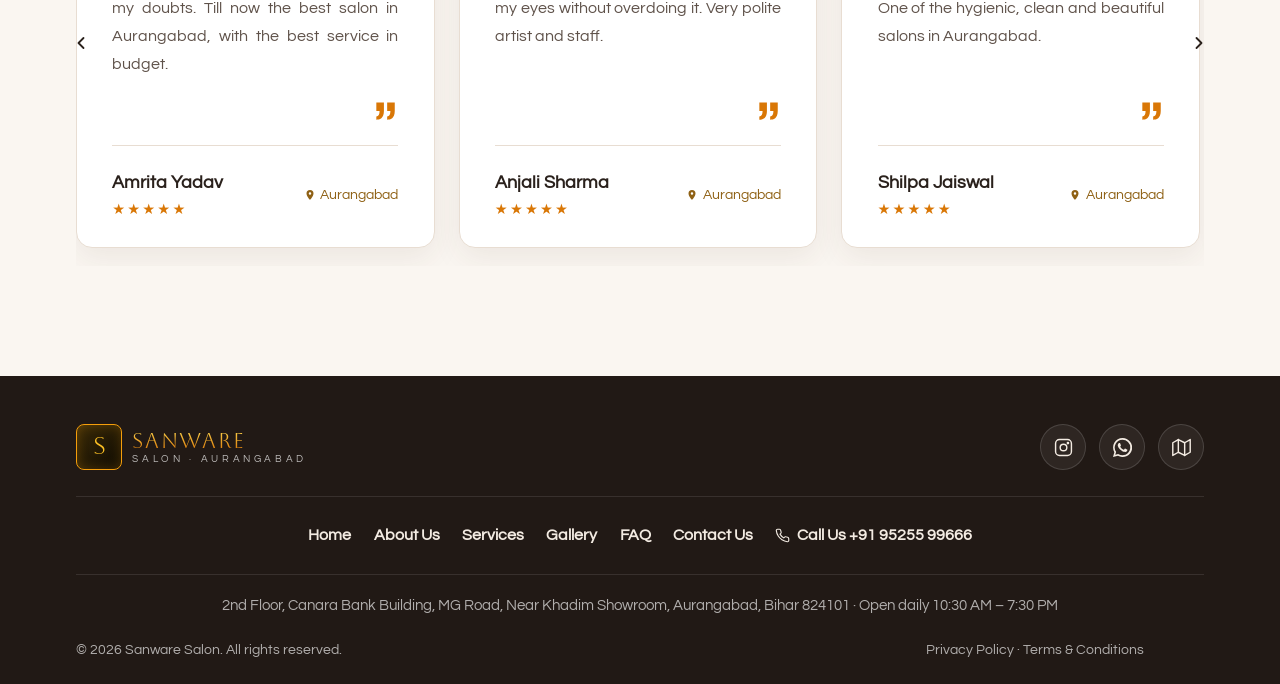
<file: about.html>
<!doctype html>
<html lang="en">
<head>
  <meta charset="UTF-8">
  <meta name="viewport" content="width=device-width, initial-scale=1.0">
  <title>About Us | Sanware Salon, Aurangabad (Bihar)</title>
  <meta name="description" content="Learn about Sanware Salon, a women-owned beauty studio on MG Road, Aurangabad, Bihar, known for bridal makeup, hair treatments and a clean, welcoming space.">
  <meta name="theme-color" content="#000000">
  <link rel="canonical" href="about.html">
  <meta property="og:type" content="website">
  <meta property="og:title" content="About Us | Sanware Salon, Aurangabad (Bihar)">
  <meta property="og:description" content="Learn about Sanware Salon, a women-owned beauty studio on MG Road, Aurangabad, Bihar, known for bridal makeup, hair treatments and a clean, welcoming space.">
  <meta property="og:image" content="assets/img/og-image.jpg">
  <link rel="icon" href="assets/img/favicon.svg" type="image/svg+xml">
  <link rel="preconnect" href="https://fonts.googleapis.com">
  <link rel="preconnect" href="https://fonts.gstatic.com" crossorigin>
  <link href="https://fonts.googleapis.com/css2?family=Aboreto&family=Questrial&display=swap" rel="stylesheet">
  <link rel="stylesheet" href="assets/css/style.css">
  <link rel="stylesheet" href="assets/css/theme-light.css">
</head>
<body>
  <header class="site-header">
    <div class="container nav">
      <a href="index.html" class="logo" aria-label="Sanware Salon home">
        <span class="logo-mark">S</span>
        <span class="logo-text"><b>SANWARE</b><small>Salon · Aurangabad</small></span>
      </a>
      <nav class="nav-pill" aria-label="Main">
          <a href="index.html">Home</a>
          <a href="about.html" class="active" aria-current="page">About Us</a>
          <a href="services.html">Services</a>
          <a href="gallery.html">Gallery</a>
          <a href="faq.html">FAQ</a>
          <a href="contact.html">Contact Us</a>
      </nav>
      <button class="menu-btn" aria-label="Open menu" aria-expanded="false" aria-controls="mobile-nav"><span></span><span></span><span></span></button>
    </div>
  </header>
  <nav class="mobile-nav" id="mobile-nav" aria-label="Mobile">
    <a href="index.html">Home</a>
    <a href="about.html" class="active">About Us</a>
    <a href="services.html">Services</a>
    <a href="gallery.html">Gallery</a>
    <a href="faq.html">FAQ</a>
    <a href="contact.html">Contact Us</a>
    <a class="call" href="tel:+919525599666">Call +91 95255 99666</a>
  </nav>

  <main>

  <section class="banner">
    <div class="bg"><img src="assets/img/interior-2.webp" alt=""></div>
    <div class="container">
      <h1>ABOUT US</h1>
      <p class="sub">Adorning the brides and beauties of Aurangabad</p>
      <div class="hero-stats">
        <div><div class="n" data-count="5.0">0</div><div class="l">Google Rating</div></div>
        <div><div class="n" data-count="36" data-suffix="+">0</div><div class="l">5-Star Reviews</div></div>
        <div><div class="n" data-count="7">0</div><div class="l">Days a Week</div></div>
      </div>
    </div>
  </section>

  <section>
    <div class="container split">
      <div class="media-col reveal left">
        <div class="fade-show" data-slideshow="3800">
          <img src="assets/img/storefront.webp" alt="Sanware Salon building on MG Road" loading="lazy">
          <img src="assets/img/interior.webp" alt="Sanware Salon interior" loading="lazy">
          <img src="assets/img/salon-floor.webp" alt="Clients at Sanware Salon" loading="lazy">
        </div>
      </div>
      <div class="text-col">
        <h2 class="big-cap reveal">Our Story <span class="amber">संवारे</span></h2>
        <p class="reveal" style="--d:.1s">Sanware (संवारे) means <em>to adorn, to make beautiful</em>. We started Sanware Salon with a simple idea: everyone in Aurangabad deserves big-city quality in makeup, hair and nails, with warm, honest service and fair prices.</p>
        <p class="reveal" style="--d:.15s">Founded and run by women, our studio on the 2nd floor of the Canara Bank building, near Khadim Showroom, is bright, spotless and calm. It's a place where brides, students, working women and mothers can relax and be looked after.</p>
        <p class="reveal" style="--d:.2s">Our makeup work is led by artist <strong style="color:#fff">Juhi Jaiswal</strong> (<a class="amber" href="https://www.instagram.com/glamourholic_juhi/" target="_blank" rel="noopener">@glamourholic_juhi</a>), known for looks that enhance your natural features without overdoing them.</p>
      </div>
    </div>
  </section>

  <section style="background:#0a0a0a">
    <div class="container split rev">
      <div class="media-col reveal right">
        <div class="fade-show" data-slideshow="3600" style="aspect-ratio:16/11">
          <img src="assets/img/team.webp" alt="Sanware Salon team" loading="lazy">
          <img src="assets/img/team-2.webp" alt="Sanware Salon team and family" loading="lazy">
        </div>
      </div>
      <div class="text-col">
      <div class="s-head left reveal">
        <h2>Artists Who Listen</h2>
        <div class="bar"></div>
      </div>
        <p class="reveal">Our stylists and makeup artists are trained in the latest techniques: HD bridal makeup, permanent straightening, keratin, hair botox and nail extensions. But what clients value most is how comfortable they feel in the chair.</p>
        <p class="reveal">"Mam was looking professional, I was very comfortable throughout the process," wrote one client after her straightening treatment. That's the experience we aim for every single time.</p>
        <a class="btn btn-amber reveal" href="services.html">Our Services <span class="arr"><svg viewBox="0 0 24 24" fill="none" stroke="currentColor" stroke-width="2.2" stroke-linecap="round" stroke-linejoin="round" aria-hidden="true"><path d="M5 12h14M13 6l6 6-6 6"/></svg></span></a>
      </div>
    </div>
  </section>

  <section style="background:radial-gradient(60% 50% at 50% 100%, rgba(245,158,11,.06), transparent)">
    <div class="container">
      <div class="s-head reveal">
        <h2>Our Values</h2>
        <div class="bar"></div>
        <p>What we promise every client who walks through our door</p>
      </div>
      <div class="carousel reveal" data-autoplay="4000">
        <button class="car-btn prev" aria-label="Previous"><svg viewBox="0 0 24 24" fill="none" stroke="currentColor" stroke-width="2.2" stroke-linecap="round" stroke-linejoin="round" aria-hidden="true"><path d="M15 18l-6-6 6-6"/></svg></button>
        <div class="track">
          <div class="why-card">
            <div class="ic"><svg viewBox="0 0 24 24" fill="none" stroke="currentColor" stroke-width="1.8" stroke-linecap="round" stroke-linejoin="round" aria-hidden="true"><path d="M2 18h20l-2-11-5 4-3-7-3 7-5-4z" /><path d="M4 21h16"/></svg></div>
            <h3>Women-Owned Studio</h3>
            <p>Founded and run by women. A comfortable, private space where you can relax completely.</p>
          </div>
          <div class="why-card">
            <div class="ic"><svg viewBox="0 0 24 24" fill="none" stroke="currentColor" stroke-width="1.8" stroke-linecap="round" stroke-linejoin="round" aria-hidden="true"><path d="M18.4 2.6a2 2 0 0 1 2.9 2.9L12 14.8 9.2 12z"/><path d="M9.2 12c-2.6-.4-5 1.6-5 4.3 0 1.4-.7 2.6-2.2 3.2 4.6 1.3 9.6-.4 10-3.5z"/></svg></div>
            <h3>Expert Bridal Artists</h3>
            <p>Bridal and party looks by experienced artists, enhancing your features without overdoing it.</p>
          </div>
          <div class="why-card">
            <div class="ic"><svg viewBox="0 0 24 24" fill="none" stroke="currentColor" stroke-width="1.8" stroke-linecap="round" stroke-linejoin="round" aria-hidden="true"><path d="M12 22s8-4 8-10V5l-8-3-8 3v7c0 6 8 10 8 10z"/><path d="M9 12l2 2 4-4"/></svg></div>
            <h3>Hygiene First</h3>
            <p>Sanitised tools and fresh disposables. Clients often call us the cleanest salon in Aurangabad.</p>
          </div>
          <div class="why-card">
            <div class="ic"><svg viewBox="0 0 24 24" fill="none" stroke="currentColor" stroke-width="1.8" stroke-linecap="round" stroke-linejoin="round" aria-hidden="true"><path d="M12 2l2.2 6.3L20.5 10.5 14.2 12.7 12 19l-2.2-6.3L3.5 10.5l6.3-2.2z"/><path d="M19 15l.8 2.2L22 18l-2.2.8L19 21l-.8-2.2L16 18l2.2-.8z"/></svg></div>
            <h3>Products That Suit You</h3>
            <p>Professional brands chosen for your skin type and tone, never one-size-fits-all.</p>
          </div>
          <div class="why-card">
            <div class="ic"><svg viewBox="0 0 24 24" fill="none" stroke="currentColor" stroke-width="1.8" stroke-linecap="round" stroke-linejoin="round" aria-hidden="true"><path d="M20.6 13.4l-7.2 7.2a2 2 0 0 1-2.8 0L2 12V2h10l8.6 8.6a2 2 0 0 1 0 2.8z"/><circle cx="7" cy="7" r="1.5"/></svg></div>
            <h3>Best Service in Budget</h3>
            <p>Premium results with honest, transparent pricing you know before we begin.</p>
          </div>
          <div class="why-card">
            <div class="ic"><svg viewBox="0 0 24 24" fill="none" stroke="currentColor" stroke-width="1.8" stroke-linecap="round" stroke-linejoin="round" aria-hidden="true"><path d="M12 2l3.1 6.3 6.9 1-5 4.9 1.2 6.8L12 17.8 5.8 21l1.2-6.8-5-4.9 6.9-1z"/></svg></div>
            <h3>Rated 5.0 on Google</h3>
            <p>36 clients have rated us five stars for bridal, hair and makeup services.</p>
          </div>
        </div>
        <button class="car-btn next" aria-label="Next"><svg viewBox="0 0 24 24" fill="none" stroke="currentColor" stroke-width="2.2" stroke-linecap="round" stroke-linejoin="round" aria-hidden="true"><path d="M9 18l6-6-6-6"/></svg></button>
      </div>
    </div>
  </section>


  <section class="testimonials">
    <div class="container">
      <div class="s-head reveal">
        <h2>Client Testimonials</h2>
        <div class="bar"></div>
        <p>Real words from our clients on Google, rated 5.0 from 36 reviews.</p>
      </div>
      <div class="carousel reveal" data-autoplay="5000">
        <button class="car-btn prev" aria-label="Previous testimonials"><svg viewBox="0 0 24 24" fill="none" stroke="currentColor" stroke-width="2.2" stroke-linecap="round" stroke-linejoin="round" aria-hidden="true"><path d="M15 18l-6-6 6-6"/></svg></button>
        <div class="track">
          <article class="t-card">
            <span class="q"><svg viewBox="0 0 24 24" fill="currentColor" aria-hidden="true"><path d="M4 21c3 0 7-1 7-8V5H4v8h3c0 3-1 5-3 5v3zm10 0c3 0 7-1 7-8V5h-7v8h3c0 3-1 5-3 5v3z"/></svg></span>
            <blockquote>I got my hair straightened and it was a fabulous experience. My hair looks smooth and shiny, and she cleared all my doubts. Till now the best salon in Aurangabad, with the best service in budget.</blockquote>
            <span class="q end"><svg viewBox="0 0 24 24" fill="currentColor" aria-hidden="true"><path d="M4 21c3 0 7-1 7-8V5H4v8h3c0 3-1 5-3 5v3zm10 0c3 0 7-1 7-8V5h-7v8h3c0 3-1 5-3 5v3z"/></svg></span>
            <div class="who"><div><b>Amrita Yadav</b><div class="stars" aria-label="5 stars">★★★★★</div></div><span><svg viewBox="0 0 24 24" fill="currentColor" aria-hidden="true"><path d="M12 2a7 7 0 0 0-7 7c0 5.3 7 13 7 13s7-7.7 7-13a7 7 0 0 0-7-7zm0 9.5A2.5 2.5 0 1 1 12 6.5a2.5 2.5 0 0 1 0 5z"/></svg> Aurangabad</span></div>
          </article>
          <article class="t-card">
            <span class="q"><svg viewBox="0 0 24 24" fill="currentColor" aria-hidden="true"><path d="M4 21c3 0 7-1 7-8V5H4v8h3c0 3-1 5-3 5v3zm10 0c3 0 7-1 7-8V5h-7v8h3c0 3-1 5-3 5v3z"/></svg></span>
            <blockquote>The final look was flawless, a perfect blend of natural yet glamorous. I especially loved the way they enhanced my eyes without overdoing it. Very polite artist and staff.</blockquote>
            <span class="q end"><svg viewBox="0 0 24 24" fill="currentColor" aria-hidden="true"><path d="M4 21c3 0 7-1 7-8V5H4v8h3c0 3-1 5-3 5v3zm10 0c3 0 7-1 7-8V5h-7v8h3c0 3-1 5-3 5v3z"/></svg></span>
            <div class="who"><div><b>Anjali Sharma</b><div class="stars" aria-label="5 stars">★★★★★</div></div><span><svg viewBox="0 0 24 24" fill="currentColor" aria-hidden="true"><path d="M12 2a7 7 0 0 0-7 7c0 5.3 7 13 7 13s7-7.7 7-13a7 7 0 0 0-7-7zm0 9.5A2.5 2.5 0 1 1 12 6.5a2.5 2.5 0 0 1 0 5z"/></svg> Aurangabad</span></div>
          </article>
          <article class="t-card">
            <span class="q"><svg viewBox="0 0 24 24" fill="currentColor" aria-hidden="true"><path d="M4 21c3 0 7-1 7-8V5H4v8h3c0 3-1 5-3 5v3zm10 0c3 0 7-1 7-8V5h-7v8h3c0 3-1 5-3 5v3z"/></svg></span>
            <blockquote>Got a lovely haircut by the owner herself. I would highly recommend this place to anyone wanting a haircut or makeup. One of the hygienic, clean and beautiful salons in Aurangabad.</blockquote>
            <span class="q end"><svg viewBox="0 0 24 24" fill="currentColor" aria-hidden="true"><path d="M4 21c3 0 7-1 7-8V5H4v8h3c0 3-1 5-3 5v3zm10 0c3 0 7-1 7-8V5h-7v8h3c0 3-1 5-3 5v3z"/></svg></span>
            <div class="who"><div><b>Shilpa Jaiswal</b><div class="stars" aria-label="5 stars">★★★★★</div></div><span><svg viewBox="0 0 24 24" fill="currentColor" aria-hidden="true"><path d="M12 2a7 7 0 0 0-7 7c0 5.3 7 13 7 13s7-7.7 7-13a7 7 0 0 0-7-7zm0 9.5A2.5 2.5 0 1 1 12 6.5a2.5 2.5 0 0 1 0 5z"/></svg> Aurangabad</span></div>
          </article>
          <article class="t-card">
            <span class="q"><svg viewBox="0 0 24 24" fill="currentColor" aria-hidden="true"><path d="M4 21c3 0 7-1 7-8V5H4v8h3c0 3-1 5-3 5v3zm10 0c3 0 7-1 7-8V5h-7v8h3c0 3-1 5-3 5v3z"/></svg></span>
            <blockquote>Best salon for bridal makeup in Aurangabad. They use the products that suit your face, and the behaviour with customers is very good. I am fully satisfied.</blockquote>
            <span class="q end"><svg viewBox="0 0 24 24" fill="currentColor" aria-hidden="true"><path d="M4 21c3 0 7-1 7-8V5H4v8h3c0 3-1 5-3 5v3zm10 0c3 0 7-1 7-8V5h-7v8h3c0 3-1 5-3 5v3z"/></svg></span>
            <div class="who"><div><b>Honey Kumari</b><div class="stars" aria-label="5 stars">★★★★★</div></div><span><svg viewBox="0 0 24 24" fill="currentColor" aria-hidden="true"><path d="M12 2a7 7 0 0 0-7 7c0 5.3 7 13 7 13s7-7.7 7-13a7 7 0 0 0-7-7zm0 9.5A2.5 2.5 0 1 1 12 6.5a2.5 2.5 0 0 1 0 5z"/></svg> Aurangabad</span></div>
          </article>
          <article class="t-card">
            <span class="q"><svg viewBox="0 0 24 24" fill="currentColor" aria-hidden="true"><path d="M4 21c3 0 7-1 7-8V5H4v8h3c0 3-1 5-3 5v3zm10 0c3 0 7-1 7-8V5h-7v8h3c0 3-1 5-3 5v3z"/></svg></span>
            <blockquote>You are incredibly talented! My makeup looked stunning and I received so many compliments. Thank you for your hard work.</blockquote>
            <span class="q end"><svg viewBox="0 0 24 24" fill="currentColor" aria-hidden="true"><path d="M4 21c3 0 7-1 7-8V5H4v8h3c0 3-1 5-3 5v3zm10 0c3 0 7-1 7-8V5h-7v8h3c0 3-1 5-3 5v3z"/></svg></span>
            <div class="who"><div><b>Poonam Nishad</b><div class="stars" aria-label="5 stars">★★★★★</div></div><span><svg viewBox="0 0 24 24" fill="currentColor" aria-hidden="true"><path d="M12 2a7 7 0 0 0-7 7c0 5.3 7 13 7 13s7-7.7 7-13a7 7 0 0 0-7-7zm0 9.5A2.5 2.5 0 1 1 12 6.5a2.5 2.5 0 0 1 0 5z"/></svg> Aurangabad</span></div>
          </article>
          <article class="t-card">
            <span class="q"><svg viewBox="0 0 24 24" fill="currentColor" aria-hidden="true"><path d="M4 21c3 0 7-1 7-8V5H4v8h3c0 3-1 5-3 5v3zm10 0c3 0 7-1 7-8V5h-7v8h3c0 3-1 5-3 5v3z"/></svg></span>
            <blockquote>My experience was very nice. Sahiba Ma'am gave very good service. Highly recommended!</blockquote>
            <span class="q end"><svg viewBox="0 0 24 24" fill="currentColor" aria-hidden="true"><path d="M4 21c3 0 7-1 7-8V5H4v8h3c0 3-1 5-3 5v3zm10 0c3 0 7-1 7-8V5h-7v8h3c0 3-1 5-3 5v3z"/></svg></span>
            <div class="who"><div><b>Shubhangi Suman</b><div class="stars" aria-label="5 stars">★★★★★</div></div><span><svg viewBox="0 0 24 24" fill="currentColor" aria-hidden="true"><path d="M12 2a7 7 0 0 0-7 7c0 5.3 7 13 7 13s7-7.7 7-13a7 7 0 0 0-7-7zm0 9.5A2.5 2.5 0 1 1 12 6.5a2.5 2.5 0 0 1 0 5z"/></svg> Aurangabad</span></div>
          </article>
          <article class="t-card">
            <span class="q"><svg viewBox="0 0 24 24" fill="currentColor" aria-hidden="true"><path d="M4 21c3 0 7-1 7-8V5H4v8h3c0 3-1 5-3 5v3zm10 0c3 0 7-1 7-8V5h-7v8h3c0 3-1 5-3 5v3z"/></svg></span>
            <blockquote>Bridal salon for makeup, hair and skin services in Aurangabad. Highly recommended.</blockquote>
            <span class="q end"><svg viewBox="0 0 24 24" fill="currentColor" aria-hidden="true"><path d="M4 21c3 0 7-1 7-8V5H4v8h3c0 3-1 5-3 5v3zm10 0c3 0 7-1 7-8V5h-7v8h3c0 3-1 5-3 5v3z"/></svg></span>
            <div class="who"><div><b>Dadan Kumar Singh</b><div class="stars" aria-label="5 stars">★★★★★</div></div><span><svg viewBox="0 0 24 24" fill="currentColor" aria-hidden="true"><path d="M12 2a7 7 0 0 0-7 7c0 5.3 7 13 7 13s7-7.7 7-13a7 7 0 0 0-7-7zm0 9.5A2.5 2.5 0 1 1 12 6.5a2.5 2.5 0 0 1 0 5z"/></svg> Aurangabad</span></div>
          </article>
        </div>
        <button class="car-btn next" aria-label="Next testimonials"><svg viewBox="0 0 24 24" fill="none" stroke="currentColor" stroke-width="2.2" stroke-linecap="round" stroke-linejoin="round" aria-hidden="true"><path d="M9 18l6-6-6-6"/></svg></button>
      </div>
    </div>
  </section>

  </main>

  <footer class="site-footer">
    <div class="container">
      <div class="f-top">
        <a href="index.html" class="logo" aria-label="Sanware Salon home">
        <span class="logo-mark">S</span>
        <span class="logo-text"><b>SANWARE</b><small>Salon · Aurangabad</small></span>
      </a>
        <div class="f-soc">
          <a href="https://www.instagram.com/sanwaresalon/" target="_blank" rel="noopener" aria-label="Instagram"><svg viewBox="0 0 24 24" fill="none" stroke="currentColor" stroke-width="1.8" stroke-linecap="round" stroke-linejoin="round" aria-hidden="true"><rect x="2" y="2" width="20" height="20" rx="5"/><circle cx="12" cy="12" r="4.2"/><circle cx="17.6" cy="6.4" r=".8" fill="currentColor"/></svg></a>
          <a href="https://wa.me/919525599666?text=Hello%20Sanware%20Salon!%20I%27d%20like%20to%20book%20an%20appointment." target="_blank" rel="noopener" aria-label="WhatsApp"><svg viewBox="0 0 24 24" fill="currentColor" aria-hidden="true"><path d="M17.5 14.4c-.3-.1-1.8-.9-2-1-.3-.1-.5-.1-.7.1-.2.3-.8 1-.9 1.2-.2.2-.3.2-.6.1-.3-.1-1.3-.5-2.4-1.5-.9-.8-1.5-1.8-1.7-2.1-.2-.3 0-.5.1-.6l.4-.5c.1-.2.2-.3.3-.5.1-.2 0-.4 0-.5l-.9-2.2c-.2-.6-.5-.5-.7-.5h-.6c-.2 0-.5.1-.8.4-.3.3-1 1-1 2.5s1.1 2.9 1.2 3.1c.1.2 2.1 3.2 5.1 4.5.7.3 1.3.5 1.7.6.7.2 1.4.2 1.9.1.6-.1 1.8-.7 2-1.4.2-.7.2-1.3.2-1.4-.1-.1-.3-.2-.6-.3zM12 21.8c-1.8 0-3.5-.5-5-1.4l-.4-.2-3.7 1 1-3.6-.2-.4A9.8 9.8 0 0 1 12 2.2a9.8 9.8 0 0 1 9.8 9.8c0 5.4-4.4 9.8-9.8 9.8zM12 0a12 12 0 0 0-10.3 18l-1.7 6 6.2-1.6A12 12 0 1 0 12 0z"/></svg></a>
          <a href="https://maps.google.com/?cid=13769667887899158995" target="_blank" rel="noopener" aria-label="Google Maps"><svg viewBox="0 0 24 24" fill="none" stroke="currentColor" stroke-width="1.8" stroke-linecap="round" stroke-linejoin="round" aria-hidden="true"><path d="M1 6v16l7-4 8 4 7-4V2l-7 4-8-4-7 4z"/><path d="M8 2v16M16 6v16"/></svg></a>
        </div>
      </div>
      <div class="f-links">
        <a href="index.html">Home</a><a href="about.html">About Us</a><a href="services.html">Services</a><a href="gallery.html">Gallery</a><a href="faq.html">FAQ</a><a href="contact.html">Contact Us</a>
        <a href="tel:+919525599666"><svg viewBox="0 0 24 24" fill="none" stroke="currentColor" stroke-width="1.8" stroke-linecap="round" stroke-linejoin="round" aria-hidden="true"><path d="M22 16.9v3a2 2 0 0 1-2.2 2 19.8 19.8 0 0 1-8.6-3.1 19.5 19.5 0 0 1-6-6A19.8 19.8 0 0 1 2.1 4.2 2 2 0 0 1 4.1 2h3a2 2 0 0 1 2 1.7c.1.9.4 1.8.7 2.7a2 2 0 0 1-.5 2.1L8 9.8a16 16 0 0 0 6 6l1.3-1.3a2 2 0 0 1 2.1-.4c.9.3 1.8.6 2.7.7a2 2 0 0 1 1.7 2z"/></svg> Call Us +91 95255 99666</a>
      </div>
      <p class="f-addr">2nd Floor, Canara Bank Building, MG Road, Near Khadim Showroom, Aurangabad, Bihar 824101 · Open daily 10:30 AM – 7:30 PM</p>
      <div class="f-bottom">
        <span>© <span data-year>2026</span> Sanware Salon. All rights reserved.</span>
        <span><a href="privacy-policy.html">Privacy Policy</a> · <a href="terms.html">Terms &amp; Conditions</a></span>
      </div>
    </div>
  </footer>

  <div class="modal" aria-hidden="true" role="dialog" aria-modal="true" aria-labelledby="modal-title">
    <div class="modal-box">
      <button class="modal-close" aria-label="Close">✕</button>
      <h3 id="modal-title">BOOK YOUR SLOT</h3>
      <div class="bar"></div>
      <p class="lead">Share your details for a quick booking</p>
      <form data-whatsapp>
        <div class="icon-field"><label for="m-name">Your Name</label><div class="box"><svg viewBox="0 0 24 24" fill="currentColor" aria-hidden="true"><circle cx="12" cy="8" r="4.5"/><path d="M3.5 21a8.5 8.5 0 0 1 17 0z"/></svg><input id="m-name" name="name" placeholder="Enter your name" required autocomplete="name"></div></div>
        <div class="icon-field"><label for="m-phone">Phone Number</label><div class="box"><svg viewBox="0 0 24 24" fill="none" stroke="currentColor" stroke-width="1.8" stroke-linecap="round" stroke-linejoin="round" aria-hidden="true"><path d="M22 16.9v3a2 2 0 0 1-2.2 2 19.8 19.8 0 0 1-8.6-3.1 19.5 19.5 0 0 1-6-6A19.8 19.8 0 0 1 2.1 4.2 2 2 0 0 1 4.1 2h3a2 2 0 0 1 2 1.7c.1.9.4 1.8.7 2.7a2 2 0 0 1-.5 2.1L8 9.8a16 16 0 0 0 6 6l1.3-1.3a2 2 0 0 1 2.1-.4c.9.3 1.8.6 2.7.7a2 2 0 0 1 1.7 2z"/></svg><input id="m-phone" name="phone" type="tel" inputmode="tel" placeholder="Enter your phone number" autocomplete="tel"></div></div>
        <div class="icon-field"><label for="m-service">Service (Optional)</label><div class="box"><svg viewBox="0 0 24 24" fill="none" stroke="currentColor" stroke-width="1.8" stroke-linecap="round" stroke-linejoin="round" aria-hidden="true"><circle cx="6" cy="6" r="3"/><circle cx="6" cy="18" r="3"/><path d="M20 4L8.1 15.9M14.5 14.5L20 20M8.1 8.1L12 12"/></svg><select id="m-service" name="service">
              <option value="">Choose a service</option>
              <option>Bridal Makeup</option>
              <option>Bridal Trial</option>
              <option>Party / Engagement Makeup</option>
              <option>Hair Straightening / Smoothening</option>
              <option>Keratin / Hair Botox</option>
              <option>Haircut / Styling</option>
              <option>Hair Colour</option>
              <option>Nail Extensions</option>
              <option>Facial / Clean-up</option>
              <option>Waxing / Threading</option>
              <option>Other</option>
            </select></div></div>
        <button class="submit-amber" type="submit">Send on WhatsApp</button>
        <p class="fine">We'll confirm your appointment on WhatsApp</p>
      </form>
    </div>
  </div>

  <button class="fab-enquire" id="enquireToggle" type="button" aria-expanded="false" aria-controls="enquirePanel"><svg viewBox="0 0 24 24" fill="none" stroke="currentColor" stroke-width="1.8" stroke-linecap="round" stroke-linejoin="round" aria-hidden="true"><path d="M21 11.5a8.4 8.4 0 0 1-9 8.4 8.6 8.6 0 0 1-3.8-.9L3 21l1.9-5A8.4 8.4 0 0 1 12 3a8.5 8.5 0 0 1 9 8.5z"/></svg><span>Enquire</span></button>
  <div class="enquire-panel" id="enquirePanel" role="dialog" aria-labelledby="enquireTitle" hidden>
    <button class="enquire-panel__close" id="enquireClose" type="button" aria-label="Close"><svg viewBox="0 0 24 24" fill="none" stroke="currentColor" stroke-width="2.4" stroke-linecap="round" stroke-linejoin="round" aria-hidden="true"><path d="M18 6L6 18M6 6l12 12"/></svg></button>
    <b class="enquire-panel__title" id="enquireTitle">Enquire with us</b>
    <p class="enquire-panel__lede">Choose how you'd like to reach Sanware Salon.</p>
    <div class="enquire-panel__list">
      <a class="enquire-opt" href="tel:+919525599666"><span class="enquire-opt__icon enquire-opt__icon--call"><svg viewBox="0 0 24 24" fill="none" stroke="currentColor" stroke-width="1.8" stroke-linecap="round" stroke-linejoin="round" aria-hidden="true"><path d="M22 16.9v3a2 2 0 0 1-2.2 2 19.8 19.8 0 0 1-8.6-3.1 19.5 19.5 0 0 1-6-6A19.8 19.8 0 0 1 2.1 4.2 2 2 0 0 1 4.1 2h3a2 2 0 0 1 2 1.7c.1.9.4 1.8.7 2.7a2 2 0 0 1-.5 2.1L8 9.8a16 16 0 0 0 6 6l1.3-1.3a2 2 0 0 1 2.1-.4c.9.3 1.8.6 2.7.7a2 2 0 0 1 1.7 2z"/></svg></span><span class="enquire-opt__copy">Call us<small>+91 95255 99666</small></span></a>
      <a class="enquire-opt" href="https://wa.me/919525599666?text=Hello%20Sanware%20Salon!%20I%27d%20like%20to%20book%20an%20appointment." target="_blank" rel="noopener"><span class="enquire-opt__icon enquire-opt__icon--whatsapp"><svg viewBox="0 0 24 24" fill="currentColor" aria-hidden="true"><path d="M17.5 14.4c-.3-.1-1.8-.9-2-1-.3-.1-.5-.1-.7.1-.2.3-.8 1-.9 1.2-.2.2-.3.2-.6.1-.3-.1-1.3-.5-2.4-1.5-.9-.8-1.5-1.8-1.7-2.1-.2-.3 0-.5.1-.6l.4-.5c.1-.2.2-.3.3-.5.1-.2 0-.4 0-.5l-.9-2.2c-.2-.6-.5-.5-.7-.5h-.6c-.2 0-.5.1-.8.4-.3.3-1 1-1 2.5s1.1 2.9 1.2 3.1c.1.2 2.1 3.2 5.1 4.5.7.3 1.3.5 1.7.6.7.2 1.4.2 1.9.1.6-.1 1.8-.7 2-1.4.2-.7.2-1.3.2-1.4-.1-.1-.3-.2-.6-.3zM12 21.8c-1.8 0-3.5-.5-5-1.4l-.4-.2-3.7 1 1-3.6-.2-.4A9.8 9.8 0 0 1 12 2.2a9.8 9.8 0 0 1 9.8 9.8c0 5.4-4.4 9.8-9.8 9.8zM12 0a12 12 0 0 0-10.3 18l-1.7 6 6.2-1.6A12 12 0 1 0 12 0z"/></svg></span><span class="enquire-opt__copy">WhatsApp<small>Chat or send a booking</small></span></a>
      <a class="enquire-opt" href="https://www.instagram.com/sanwaresalon/" target="_blank" rel="noopener"><span class="enquire-opt__icon enquire-opt__icon--insta"><svg viewBox="0 0 24 24" fill="none" stroke="currentColor" stroke-width="1.8" stroke-linecap="round" stroke-linejoin="round" aria-hidden="true"><rect x="2" y="2" width="20" height="20" rx="5"/><circle cx="12" cy="12" r="4.2"/><circle cx="17.6" cy="6.4" r=".8" fill="currentColor"/></svg></span><span class="enquire-opt__copy">Instagram<small>@sanwaresalon</small></span></a>
      <a class="enquire-opt" href="https://maps.google.com/?cid=13769667887899158995" target="_blank" rel="noopener"><span class="enquire-opt__icon enquire-opt__icon--map"><svg viewBox="0 0 24 24" fill="currentColor" aria-hidden="true"><path d="M12 2a7 7 0 0 0-7 7c0 5.3 7 13 7 13s7-7.7 7-13a7 7 0 0 0-7-7zm0 9.5A2.5 2.5 0 1 1 12 6.5a2.5 2.5 0 0 1 0 5z"/></svg></span><span class="enquire-opt__copy">Visit us<small>MG Road, near Khadim Showroom</small></span></a>
    </div>
    <small class="enquire-panel__foot">Open daily · 10:30 AM – 7:30 PM</small>
  </div>
  <button class="to-top" aria-label="Back to top"><svg viewBox="0 0 24 24" fill="none" stroke="currentColor" stroke-width="2.2" stroke-linecap="round" stroke-linejoin="round" aria-hidden="true"><path d="M12 19V5M6 11l6-6 6 6"/></svg></button>
  <script src="assets/js/main.js"></script>
</body>
</html>
</file>
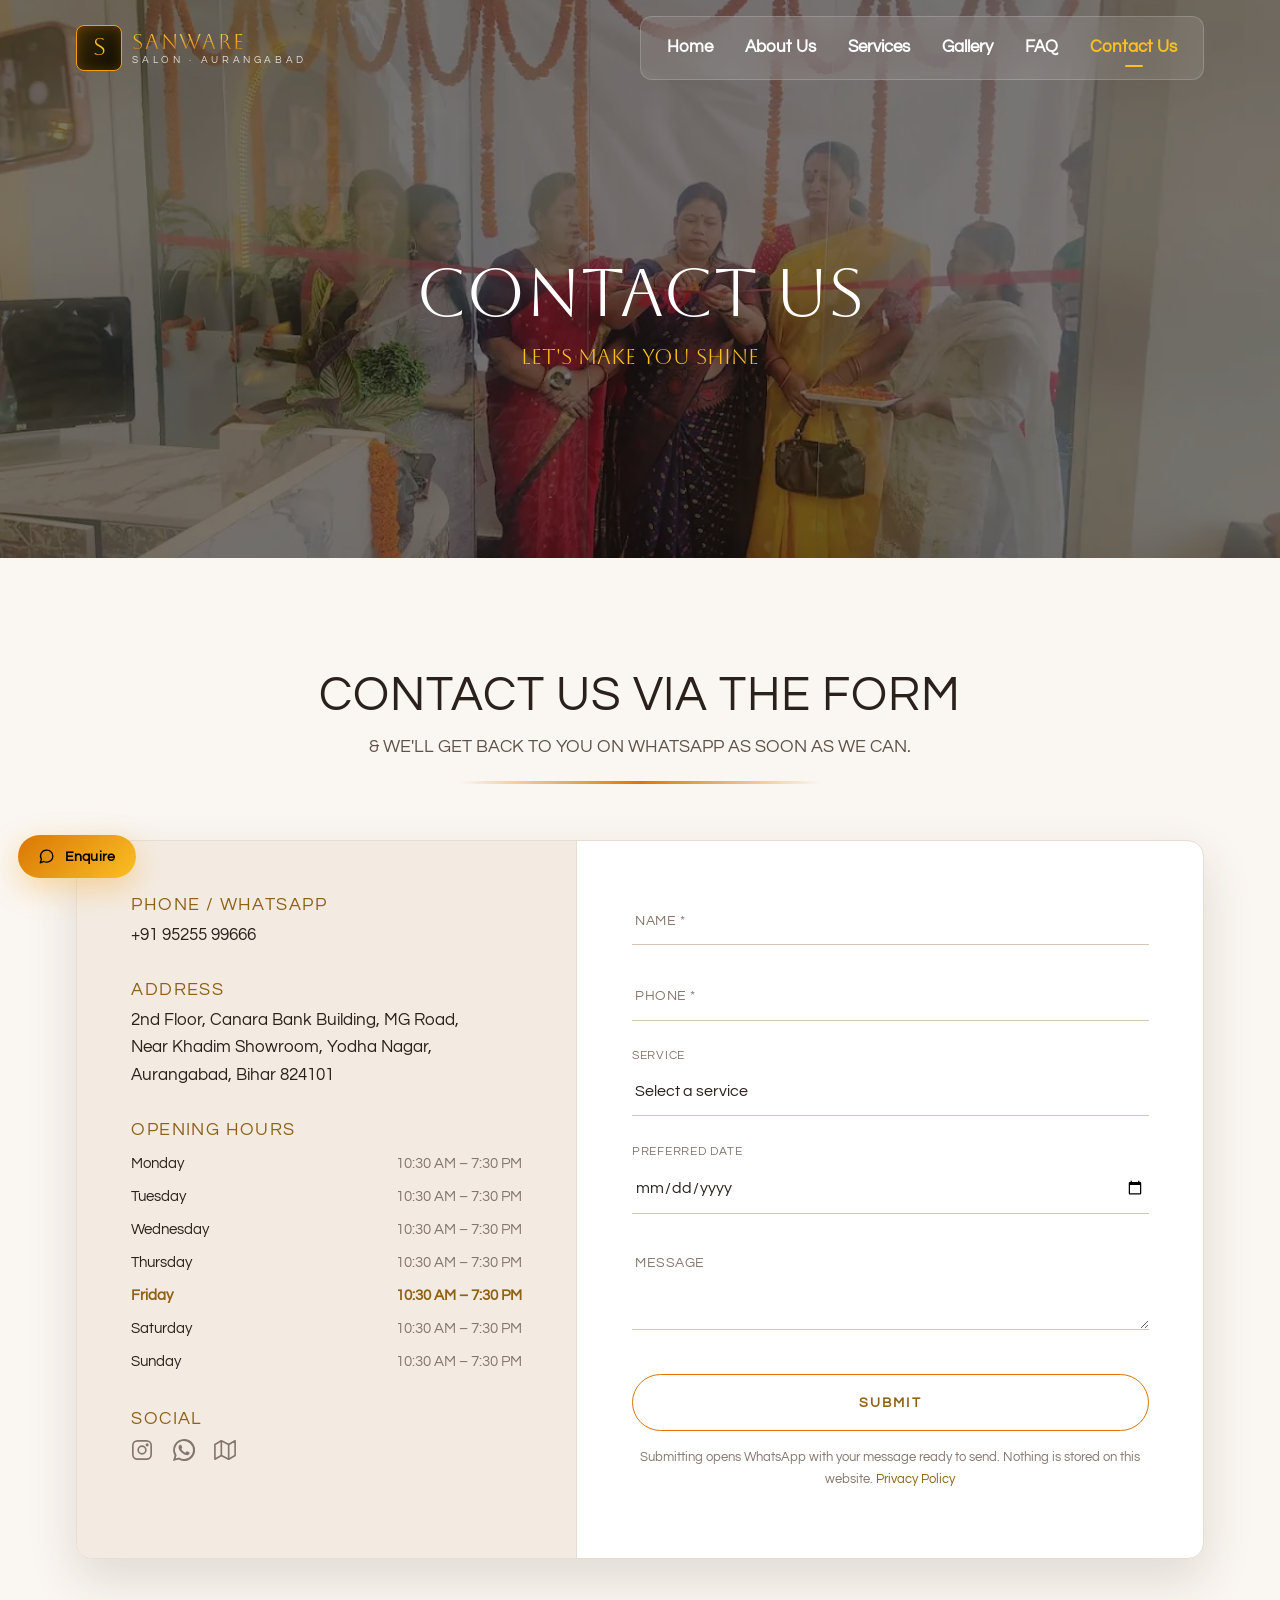
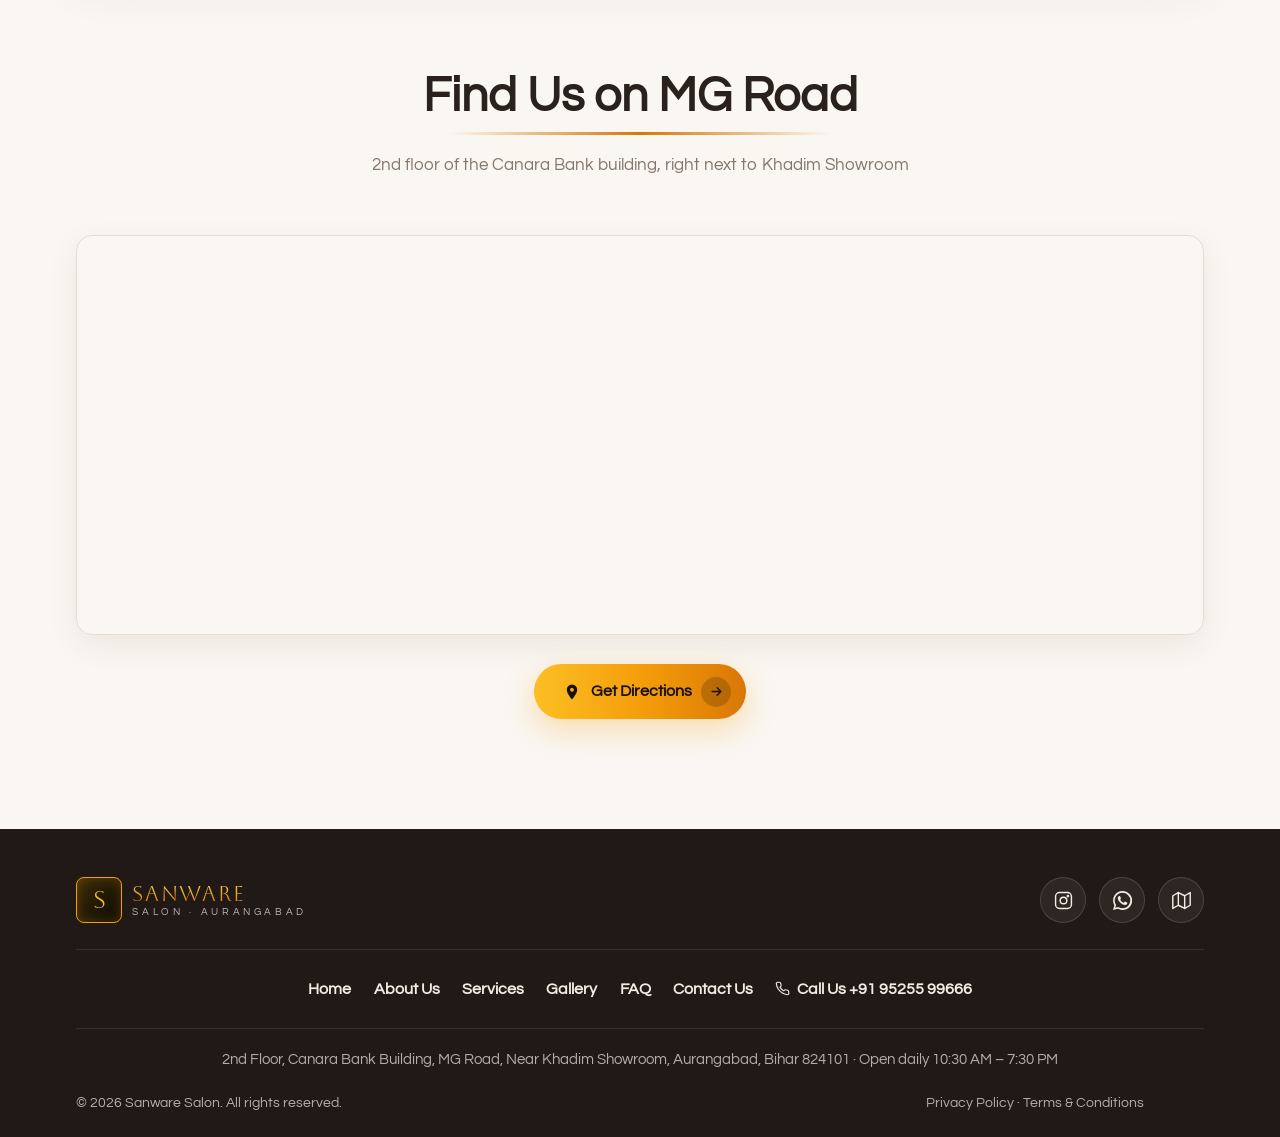
<file: contact.html>
<!doctype html>
<html lang="en">
<head>
  <meta charset="UTF-8">
  <meta name="viewport" content="width=device-width, initial-scale=1.0">
  <title>Contact Us | Sanware Salon, MG Road, Aurangabad (Bihar)</title>
  <meta name="description" content="Contact Sanware Salon: 2nd Floor, Canara Bank Building, MG Road, Near Khadim Showroom, Aurangabad, Bihar 824101. Call or WhatsApp +91 95255 99666. Open daily 10:30 AM – 7:30 PM.">
  <meta name="theme-color" content="#000000">
  <link rel="canonical" href="contact.html">
  <meta property="og:type" content="website">
  <meta property="og:title" content="Contact Us | Sanware Salon, MG Road, Aurangabad (Bihar)">
  <meta property="og:description" content="Contact Sanware Salon: 2nd Floor, Canara Bank Building, MG Road, Near Khadim Showroom, Aurangabad, Bihar 824101. Call or WhatsApp +91 95255 99666. Open daily 10:30 AM – 7:30 PM.">
  <meta property="og:image" content="assets/img/og-image.jpg">
  <link rel="icon" href="assets/img/favicon.svg" type="image/svg+xml">
  <link rel="preconnect" href="https://fonts.googleapis.com">
  <link rel="preconnect" href="https://fonts.gstatic.com" crossorigin>
  <link href="https://fonts.googleapis.com/css2?family=Aboreto&family=Questrial&display=swap" rel="stylesheet">
  <link rel="stylesheet" href="assets/css/style.css">
  <link rel="stylesheet" href="assets/css/theme-light.css">
</head>
<body>
  <header class="site-header">
    <div class="container nav">
      <a href="index.html" class="logo" aria-label="Sanware Salon home">
        <span class="logo-mark">S</span>
        <span class="logo-text"><b>SANWARE</b><small>Salon · Aurangabad</small></span>
      </a>
      <nav class="nav-pill" aria-label="Main">
          <a href="index.html">Home</a>
          <a href="about.html">About Us</a>
          <a href="services.html">Services</a>
          <a href="gallery.html">Gallery</a>
          <a href="faq.html">FAQ</a>
          <a href="contact.html" class="active" aria-current="page">Contact Us</a>
      </nav>
      <button class="menu-btn" aria-label="Open menu" aria-expanded="false" aria-controls="mobile-nav"><span></span><span></span><span></span></button>
    </div>
  </header>
  <nav class="mobile-nav" id="mobile-nav" aria-label="Mobile">
    <a href="index.html">Home</a>
    <a href="about.html">About Us</a>
    <a href="services.html">Services</a>
    <a href="gallery.html">Gallery</a>
    <a href="faq.html">FAQ</a>
    <a href="contact.html" class="active">Contact Us</a>
    <a class="call" href="tel:+919525599666">Call +91 95255 99666</a>
  </nav>

  <main>

  <section class="banner">
    <div class="bg"><img src="assets/img/salon-floor.webp" alt=""></div>
    <div class="container">
      <h1>CONTACT US</h1>
      <p class="sub">Let's make you shine</p>
    </div>
  </section>


  <section id="book">
    <div class="container">
      <div class="contact-title reveal">
        <h2>CONTACT US VIA THE FORM</h2>
        <p class="small">&amp; we'll get back to you on WhatsApp as soon as we can.</p>
        <div class="bar"></div>
      </div>
      <div class="contact-card reveal zoom">
        <div class="contact-info">
          <div class="blk"><h4>Phone / WhatsApp</h4><a href="tel:+919525599666">+91 95255 99666</a></div>
          <div class="blk"><h4>Address</h4><p><a href="https://maps.google.com/?cid=13769667887899158995" target="_blank" rel="noopener">2nd Floor, Canara Bank Building, MG Road,<br>Near Khadim Showroom, Yodha Nagar,<br>Aurangabad, Bihar 824101</a></p></div>
          <div class="blk"><h4>Opening Hours</h4>
            <table class="hours"><tbody>
                <tr data-day="1"><td>Monday</td><td>10:30 AM – 7:30 PM</td></tr>
                <tr data-day="2"><td>Tuesday</td><td>10:30 AM – 7:30 PM</td></tr>
                <tr data-day="3"><td>Wednesday</td><td>10:30 AM – 7:30 PM</td></tr>
                <tr data-day="4"><td>Thursday</td><td>10:30 AM – 7:30 PM</td></tr>
                <tr data-day="5"><td>Friday</td><td>10:30 AM – 7:30 PM</td></tr>
                <tr data-day="6"><td>Saturday</td><td>10:30 AM – 7:30 PM</td></tr>
                <tr data-day="0"><td>Sunday</td><td>10:30 AM – 7:30 PM</td></tr>
            </tbody></table>
          </div>
          <div class="blk" style="margin:0"><h4>Social</h4>
            <div class="soc">
              <a href="https://www.instagram.com/sanwaresalon/" target="_blank" rel="noopener" aria-label="Instagram"><svg viewBox="0 0 24 24" fill="none" stroke="currentColor" stroke-width="1.8" stroke-linecap="round" stroke-linejoin="round" aria-hidden="true"><rect x="2" y="2" width="20" height="20" rx="5"/><circle cx="12" cy="12" r="4.2"/><circle cx="17.6" cy="6.4" r=".8" fill="currentColor"/></svg></a>
              <a href="https://wa.me/919525599666?text=Hello%20Sanware%20Salon!%20I%27d%20like%20to%20book%20an%20appointment." target="_blank" rel="noopener" aria-label="WhatsApp"><svg viewBox="0 0 24 24" fill="currentColor" aria-hidden="true"><path d="M17.5 14.4c-.3-.1-1.8-.9-2-1-.3-.1-.5-.1-.7.1-.2.3-.8 1-.9 1.2-.2.2-.3.2-.6.1-.3-.1-1.3-.5-2.4-1.5-.9-.8-1.5-1.8-1.7-2.1-.2-.3 0-.5.1-.6l.4-.5c.1-.2.2-.3.3-.5.1-.2 0-.4 0-.5l-.9-2.2c-.2-.6-.5-.5-.7-.5h-.6c-.2 0-.5.1-.8.4-.3.3-1 1-1 2.5s1.1 2.9 1.2 3.1c.1.2 2.1 3.2 5.1 4.5.7.3 1.3.5 1.7.6.7.2 1.4.2 1.9.1.6-.1 1.8-.7 2-1.4.2-.7.2-1.3.2-1.4-.1-.1-.3-.2-.6-.3zM12 21.8c-1.8 0-3.5-.5-5-1.4l-.4-.2-3.7 1 1-3.6-.2-.4A9.8 9.8 0 0 1 12 2.2a9.8 9.8 0 0 1 9.8 9.8c0 5.4-4.4 9.8-9.8 9.8zM12 0a12 12 0 0 0-10.3 18l-1.7 6 6.2-1.6A12 12 0 1 0 12 0z"/></svg></a>
              <a href="https://maps.google.com/?cid=13769667887899158995" target="_blank" rel="noopener" aria-label="Google Maps"><svg viewBox="0 0 24 24" fill="none" stroke="currentColor" stroke-width="1.8" stroke-linecap="round" stroke-linejoin="round" aria-hidden="true"><path d="M1 6v16l7-4 8 4 7-4V2l-7 4-8-4-7 4z"/><path d="M8 2v16M16 6v16"/></svg></a>
            </div>
          </div>
        </div>
        <form class="contact-form" data-whatsapp>
          <div class="uline"><label class="sr-only" for="c-name">Name</label><input id="c-name" name="name" placeholder="Name *" required autocomplete="name" style="font-size:1rem"></div>
          <div class="uline"><label class="sr-only" for="c-phone">Phone</label><input id="c-phone" name="phone" type="tel" inputmode="tel" placeholder="Phone *" required autocomplete="tel"></div>
          <div class="uline"><span class="lbl">Service</span><select name="service" aria-label="Service">
              <option value="">Select a service</option>
              <option>Bridal Makeup</option>
              <option>Bridal Trial</option>
              <option>Party / Engagement Makeup</option>
              <option>Hair Straightening / Smoothening</option>
              <option>Keratin / Hair Botox</option>
              <option>Haircut / Styling</option>
              <option>Hair Colour</option>
              <option>Nail Extensions</option>
              <option>Facial / Clean-up</option>
              <option>Waxing / Threading</option>
              <option>Other</option>
            </select></div>
          <div class="uline"><span class="lbl">Preferred date</span><input name="date" type="date" aria-label="Preferred date"></div>
          <div class="uline"><label class="sr-only" for="c-msg">Message</label><textarea id="c-msg" name="message" placeholder="Message"></textarea></div>
          <button class="btn btn-ghost-amber" type="submit">Submit</button>
          <p class="form-note">Submitting opens WhatsApp with your message ready to send. Nothing is stored on this website. <a href="privacy-policy.html">Privacy Policy</a></p>
        </form>
      </div>
    </div>
  </section>

  <section style="padding-top:0">
    <div class="container">
      <div class="s-head reveal">
        <h2>Find Us on MG Road</h2>
        <div class="bar"></div>
        <p>2nd floor of the Canara Bank building, right next to Khadim Showroom</p>
      </div>
      <div class="map reveal"><iframe src="https://www.google.com/maps?q=24.7500843,84.3681095&z=17&output=embed" title="Sanware Salon location on Google Maps" loading="lazy" referrerpolicy="no-referrer-when-downgrade" allowfullscreen></iframe></div>
      <div class="center reveal" style="margin-top:1.8rem"><a class="btn btn-amber" href="https://maps.google.com/?cid=13769667887899158995" target="_blank" rel="noopener"><svg viewBox="0 0 24 24" fill="currentColor" aria-hidden="true"><path d="M12 2a7 7 0 0 0-7 7c0 5.3 7 13 7 13s7-7.7 7-13a7 7 0 0 0-7-7zm0 9.5A2.5 2.5 0 1 1 12 6.5a2.5 2.5 0 0 1 0 5z"/></svg> Get Directions <span class="arr"><svg viewBox="0 0 24 24" fill="none" stroke="currentColor" stroke-width="2.2" stroke-linecap="round" stroke-linejoin="round" aria-hidden="true"><path d="M5 12h14M13 6l6 6-6 6"/></svg></span></a></div>
    </div>
  </section>
  </main>

  <footer class="site-footer">
    <div class="container">
      <div class="f-top">
        <a href="index.html" class="logo" aria-label="Sanware Salon home">
        <span class="logo-mark">S</span>
        <span class="logo-text"><b>SANWARE</b><small>Salon · Aurangabad</small></span>
      </a>
        <div class="f-soc">
          <a href="https://www.instagram.com/sanwaresalon/" target="_blank" rel="noopener" aria-label="Instagram"><svg viewBox="0 0 24 24" fill="none" stroke="currentColor" stroke-width="1.8" stroke-linecap="round" stroke-linejoin="round" aria-hidden="true"><rect x="2" y="2" width="20" height="20" rx="5"/><circle cx="12" cy="12" r="4.2"/><circle cx="17.6" cy="6.4" r=".8" fill="currentColor"/></svg></a>
          <a href="https://wa.me/919525599666?text=Hello%20Sanware%20Salon!%20I%27d%20like%20to%20book%20an%20appointment." target="_blank" rel="noopener" aria-label="WhatsApp"><svg viewBox="0 0 24 24" fill="currentColor" aria-hidden="true"><path d="M17.5 14.4c-.3-.1-1.8-.9-2-1-.3-.1-.5-.1-.7.1-.2.3-.8 1-.9 1.2-.2.2-.3.2-.6.1-.3-.1-1.3-.5-2.4-1.5-.9-.8-1.5-1.8-1.7-2.1-.2-.3 0-.5.1-.6l.4-.5c.1-.2.2-.3.3-.5.1-.2 0-.4 0-.5l-.9-2.2c-.2-.6-.5-.5-.7-.5h-.6c-.2 0-.5.1-.8.4-.3.3-1 1-1 2.5s1.1 2.9 1.2 3.1c.1.2 2.1 3.2 5.1 4.5.7.3 1.3.5 1.7.6.7.2 1.4.2 1.9.1.6-.1 1.8-.7 2-1.4.2-.7.2-1.3.2-1.4-.1-.1-.3-.2-.6-.3zM12 21.8c-1.8 0-3.5-.5-5-1.4l-.4-.2-3.7 1 1-3.6-.2-.4A9.8 9.8 0 0 1 12 2.2a9.8 9.8 0 0 1 9.8 9.8c0 5.4-4.4 9.8-9.8 9.8zM12 0a12 12 0 0 0-10.3 18l-1.7 6 6.2-1.6A12 12 0 1 0 12 0z"/></svg></a>
          <a href="https://maps.google.com/?cid=13769667887899158995" target="_blank" rel="noopener" aria-label="Google Maps"><svg viewBox="0 0 24 24" fill="none" stroke="currentColor" stroke-width="1.8" stroke-linecap="round" stroke-linejoin="round" aria-hidden="true"><path d="M1 6v16l7-4 8 4 7-4V2l-7 4-8-4-7 4z"/><path d="M8 2v16M16 6v16"/></svg></a>
        </div>
      </div>
      <div class="f-links">
        <a href="index.html">Home</a><a href="about.html">About Us</a><a href="services.html">Services</a><a href="gallery.html">Gallery</a><a href="faq.html">FAQ</a><a href="contact.html">Contact Us</a>
        <a href="tel:+919525599666"><svg viewBox="0 0 24 24" fill="none" stroke="currentColor" stroke-width="1.8" stroke-linecap="round" stroke-linejoin="round" aria-hidden="true"><path d="M22 16.9v3a2 2 0 0 1-2.2 2 19.8 19.8 0 0 1-8.6-3.1 19.5 19.5 0 0 1-6-6A19.8 19.8 0 0 1 2.1 4.2 2 2 0 0 1 4.1 2h3a2 2 0 0 1 2 1.7c.1.9.4 1.8.7 2.7a2 2 0 0 1-.5 2.1L8 9.8a16 16 0 0 0 6 6l1.3-1.3a2 2 0 0 1 2.1-.4c.9.3 1.8.6 2.7.7a2 2 0 0 1 1.7 2z"/></svg> Call Us +91 95255 99666</a>
      </div>
      <p class="f-addr">2nd Floor, Canara Bank Building, MG Road, Near Khadim Showroom, Aurangabad, Bihar 824101 · Open daily 10:30 AM – 7:30 PM</p>
      <div class="f-bottom">
        <span>© <span data-year>2026</span> Sanware Salon. All rights reserved.</span>
        <span><a href="privacy-policy.html">Privacy Policy</a> · <a href="terms.html">Terms &amp; Conditions</a></span>
      </div>
    </div>
  </footer>

  <div class="modal" aria-hidden="true" role="dialog" aria-modal="true" aria-labelledby="modal-title">
    <div class="modal-box">
      <button class="modal-close" aria-label="Close">✕</button>
      <h3 id="modal-title">BOOK YOUR SLOT</h3>
      <div class="bar"></div>
      <p class="lead">Share your details for a quick booking</p>
      <form data-whatsapp>
        <div class="icon-field"><label for="m-name">Your Name</label><div class="box"><svg viewBox="0 0 24 24" fill="currentColor" aria-hidden="true"><circle cx="12" cy="8" r="4.5"/><path d="M3.5 21a8.5 8.5 0 0 1 17 0z"/></svg><input id="m-name" name="name" placeholder="Enter your name" required autocomplete="name"></div></div>
        <div class="icon-field"><label for="m-phone">Phone Number</label><div class="box"><svg viewBox="0 0 24 24" fill="none" stroke="currentColor" stroke-width="1.8" stroke-linecap="round" stroke-linejoin="round" aria-hidden="true"><path d="M22 16.9v3a2 2 0 0 1-2.2 2 19.8 19.8 0 0 1-8.6-3.1 19.5 19.5 0 0 1-6-6A19.8 19.8 0 0 1 2.1 4.2 2 2 0 0 1 4.1 2h3a2 2 0 0 1 2 1.7c.1.9.4 1.8.7 2.7a2 2 0 0 1-.5 2.1L8 9.8a16 16 0 0 0 6 6l1.3-1.3a2 2 0 0 1 2.1-.4c.9.3 1.8.6 2.7.7a2 2 0 0 1 1.7 2z"/></svg><input id="m-phone" name="phone" type="tel" inputmode="tel" placeholder="Enter your phone number" autocomplete="tel"></div></div>
        <div class="icon-field"><label for="m-service">Service (Optional)</label><div class="box"><svg viewBox="0 0 24 24" fill="none" stroke="currentColor" stroke-width="1.8" stroke-linecap="round" stroke-linejoin="round" aria-hidden="true"><circle cx="6" cy="6" r="3"/><circle cx="6" cy="18" r="3"/><path d="M20 4L8.1 15.9M14.5 14.5L20 20M8.1 8.1L12 12"/></svg><select id="m-service" name="service">
              <option value="">Choose a service</option>
              <option>Bridal Makeup</option>
              <option>Bridal Trial</option>
              <option>Party / Engagement Makeup</option>
              <option>Hair Straightening / Smoothening</option>
              <option>Keratin / Hair Botox</option>
              <option>Haircut / Styling</option>
              <option>Hair Colour</option>
              <option>Nail Extensions</option>
              <option>Facial / Clean-up</option>
              <option>Waxing / Threading</option>
              <option>Other</option>
            </select></div></div>
        <button class="submit-amber" type="submit">Send on WhatsApp</button>
        <p class="fine">We'll confirm your appointment on WhatsApp</p>
      </form>
    </div>
  </div>

  <button class="fab-enquire" id="enquireToggle" type="button" aria-expanded="false" aria-controls="enquirePanel"><svg viewBox="0 0 24 24" fill="none" stroke="currentColor" stroke-width="1.8" stroke-linecap="round" stroke-linejoin="round" aria-hidden="true"><path d="M21 11.5a8.4 8.4 0 0 1-9 8.4 8.6 8.6 0 0 1-3.8-.9L3 21l1.9-5A8.4 8.4 0 0 1 12 3a8.5 8.5 0 0 1 9 8.5z"/></svg><span>Enquire</span></button>
  <div class="enquire-panel" id="enquirePanel" role="dialog" aria-labelledby="enquireTitle" hidden>
    <button class="enquire-panel__close" id="enquireClose" type="button" aria-label="Close"><svg viewBox="0 0 24 24" fill="none" stroke="currentColor" stroke-width="2.4" stroke-linecap="round" stroke-linejoin="round" aria-hidden="true"><path d="M18 6L6 18M6 6l12 12"/></svg></button>
    <b class="enquire-panel__title" id="enquireTitle">Enquire with us</b>
    <p class="enquire-panel__lede">Choose how you'd like to reach Sanware Salon.</p>
    <div class="enquire-panel__list">
      <a class="enquire-opt" href="tel:+919525599666"><span class="enquire-opt__icon enquire-opt__icon--call"><svg viewBox="0 0 24 24" fill="none" stroke="currentColor" stroke-width="1.8" stroke-linecap="round" stroke-linejoin="round" aria-hidden="true"><path d="M22 16.9v3a2 2 0 0 1-2.2 2 19.8 19.8 0 0 1-8.6-3.1 19.5 19.5 0 0 1-6-6A19.8 19.8 0 0 1 2.1 4.2 2 2 0 0 1 4.1 2h3a2 2 0 0 1 2 1.7c.1.9.4 1.8.7 2.7a2 2 0 0 1-.5 2.1L8 9.8a16 16 0 0 0 6 6l1.3-1.3a2 2 0 0 1 2.1-.4c.9.3 1.8.6 2.7.7a2 2 0 0 1 1.7 2z"/></svg></span><span class="enquire-opt__copy">Call us<small>+91 95255 99666</small></span></a>
      <a class="enquire-opt" href="https://wa.me/919525599666?text=Hello%20Sanware%20Salon!%20I%27d%20like%20to%20book%20an%20appointment." target="_blank" rel="noopener"><span class="enquire-opt__icon enquire-opt__icon--whatsapp"><svg viewBox="0 0 24 24" fill="currentColor" aria-hidden="true"><path d="M17.5 14.4c-.3-.1-1.8-.9-2-1-.3-.1-.5-.1-.7.1-.2.3-.8 1-.9 1.2-.2.2-.3.2-.6.1-.3-.1-1.3-.5-2.4-1.5-.9-.8-1.5-1.8-1.7-2.1-.2-.3 0-.5.1-.6l.4-.5c.1-.2.2-.3.3-.5.1-.2 0-.4 0-.5l-.9-2.2c-.2-.6-.5-.5-.7-.5h-.6c-.2 0-.5.1-.8.4-.3.3-1 1-1 2.5s1.1 2.9 1.2 3.1c.1.2 2.1 3.2 5.1 4.5.7.3 1.3.5 1.7.6.7.2 1.4.2 1.9.1.6-.1 1.8-.7 2-1.4.2-.7.2-1.3.2-1.4-.1-.1-.3-.2-.6-.3zM12 21.8c-1.8 0-3.5-.5-5-1.4l-.4-.2-3.7 1 1-3.6-.2-.4A9.8 9.8 0 0 1 12 2.2a9.8 9.8 0 0 1 9.8 9.8c0 5.4-4.4 9.8-9.8 9.8zM12 0a12 12 0 0 0-10.3 18l-1.7 6 6.2-1.6A12 12 0 1 0 12 0z"/></svg></span><span class="enquire-opt__copy">WhatsApp<small>Chat or send a booking</small></span></a>
      <a class="enquire-opt" href="https://www.instagram.com/sanwaresalon/" target="_blank" rel="noopener"><span class="enquire-opt__icon enquire-opt__icon--insta"><svg viewBox="0 0 24 24" fill="none" stroke="currentColor" stroke-width="1.8" stroke-linecap="round" stroke-linejoin="round" aria-hidden="true"><rect x="2" y="2" width="20" height="20" rx="5"/><circle cx="12" cy="12" r="4.2"/><circle cx="17.6" cy="6.4" r=".8" fill="currentColor"/></svg></span><span class="enquire-opt__copy">Instagram<small>@sanwaresalon</small></span></a>
      <a class="enquire-opt" href="https://maps.google.com/?cid=13769667887899158995" target="_blank" rel="noopener"><span class="enquire-opt__icon enquire-opt__icon--map"><svg viewBox="0 0 24 24" fill="currentColor" aria-hidden="true"><path d="M12 2a7 7 0 0 0-7 7c0 5.3 7 13 7 13s7-7.7 7-13a7 7 0 0 0-7-7zm0 9.5A2.5 2.5 0 1 1 12 6.5a2.5 2.5 0 0 1 0 5z"/></svg></span><span class="enquire-opt__copy">Visit us<small>MG Road, near Khadim Showroom</small></span></a>
    </div>
    <small class="enquire-panel__foot">Open daily · 10:30 AM – 7:30 PM</small>
  </div>
  <button class="to-top" aria-label="Back to top"><svg viewBox="0 0 24 24" fill="none" stroke="currentColor" stroke-width="2.2" stroke-linecap="round" stroke-linejoin="round" aria-hidden="true"><path d="M12 19V5M6 11l6-6 6 6"/></svg></button>
  <script src="assets/js/main.js"></script>
</body>
</html>
</file>
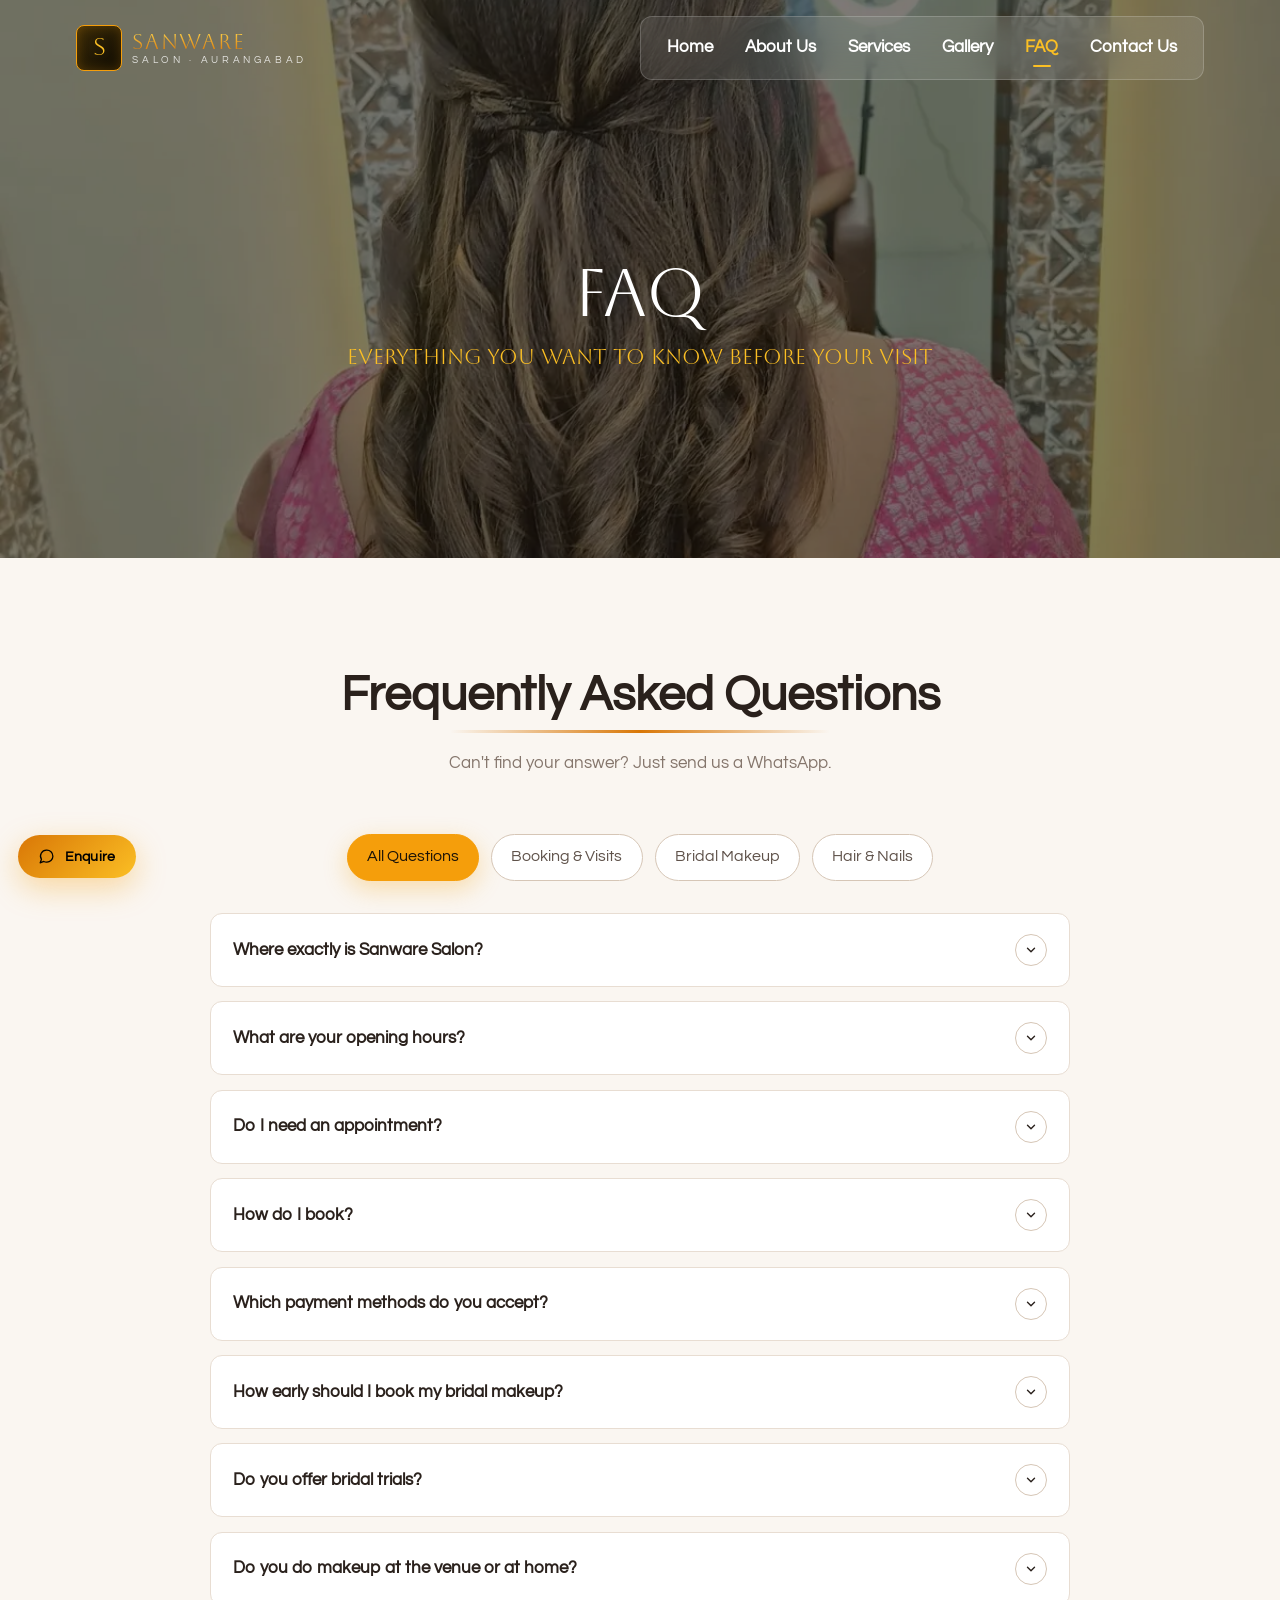
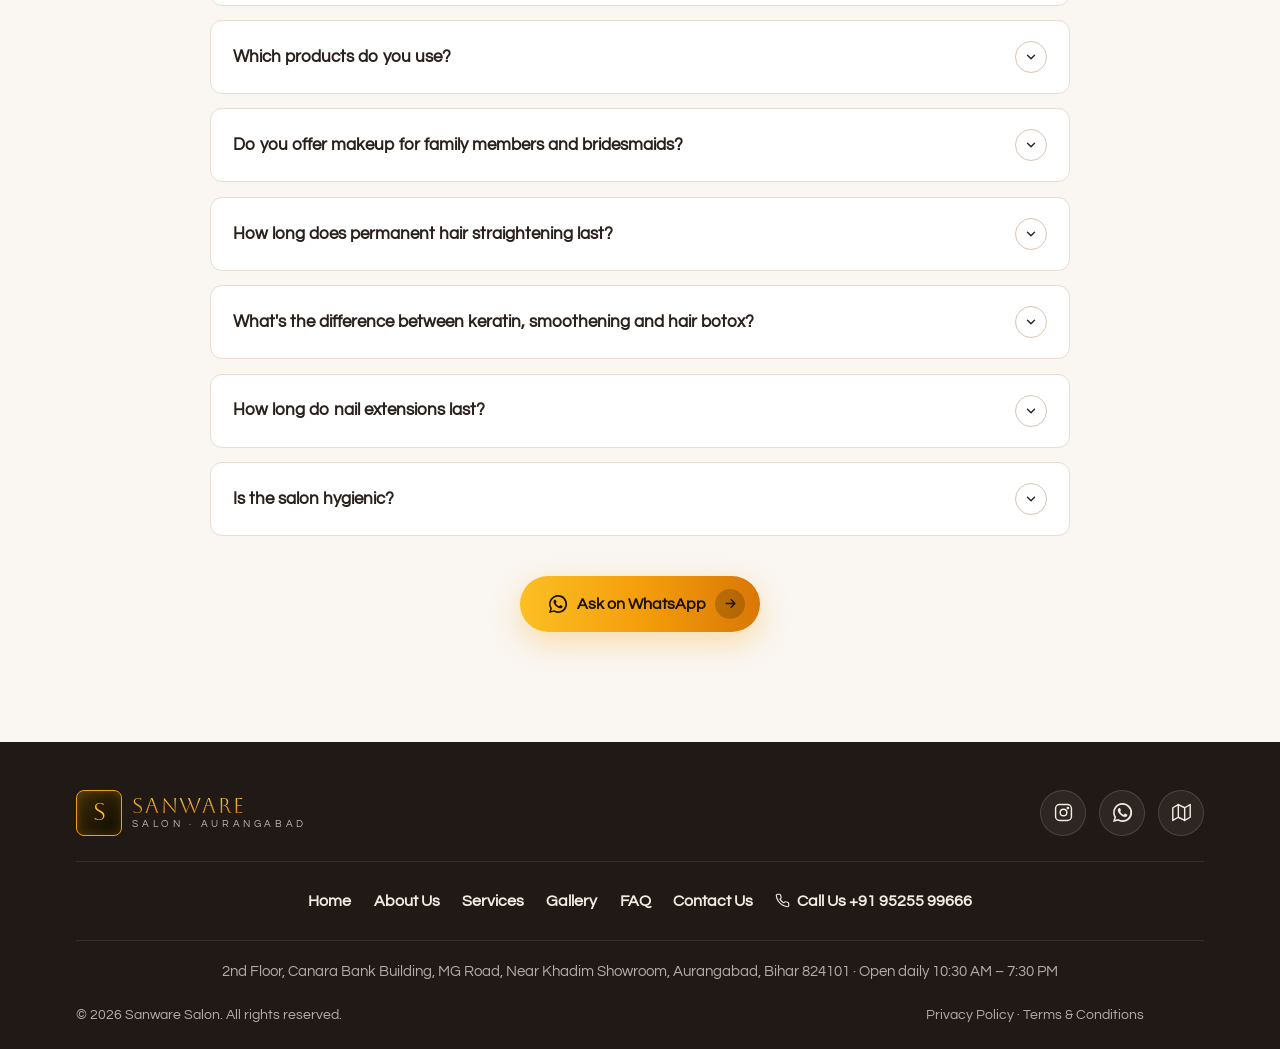
<file: faq.html>
<!doctype html>
<html lang="en">
<head>
  <meta charset="UTF-8">
  <meta name="viewport" content="width=device-width, initial-scale=1.0">
  <title>FAQ | Sanware Salon, Aurangabad (Bihar)</title>
  <meta name="description" content="Answers to common questions about Sanware Salon: location, hours, booking, bridal makeup, hair straightening, keratin, nail extensions and hygiene.">
  <meta name="theme-color" content="#000000">
  <link rel="canonical" href="faq.html">
  <meta property="og:type" content="website">
  <meta property="og:title" content="FAQ | Sanware Salon, Aurangabad (Bihar)">
  <meta property="og:description" content="Answers to common questions about Sanware Salon: location, hours, booking, bridal makeup, hair straightening, keratin, nail extensions and hygiene.">
  <meta property="og:image" content="assets/img/og-image.jpg">
  <link rel="icon" href="assets/img/favicon.svg" type="image/svg+xml">
  <link rel="preconnect" href="https://fonts.googleapis.com">
  <link rel="preconnect" href="https://fonts.gstatic.com" crossorigin>
  <link href="https://fonts.googleapis.com/css2?family=Aboreto&family=Questrial&display=swap" rel="stylesheet">
  <link rel="stylesheet" href="assets/css/style.css">
  <link rel="stylesheet" href="assets/css/theme-light.css">
  <script type="application/ld+json">{"@context": "https://schema.org", "@type": "FAQPage", "mainEntity": [{"@type": "Question", "name": "Where exactly is Sanware Salon?", "acceptedAnswer": {"@type": "Answer", "text": "We are on the 2nd floor of the Canara Bank building on MG Road, near Khadim Showroom, Yodha Nagar, Aurangabad, Bihar 824101. <a href=\"https://maps.google.com/?cid=13769667887899158995\" target=\"_blank\" rel=\"noopener\">Open in Google Maps</a>."}}, {"@type": "Question", "name": "What are your opening hours?", "acceptedAnswer": {"@type": "Answer", "text": "We are open every day, 10:30 AM to 7:30 PM. Hours can change on festivals and peak wedding dates, so please call ahead for early-morning bridal bookings."}}, {"@type": "Question", "name": "Do I need an appointment?", "acceptedAnswer": {"@type": "Answer", "text": "Walk-ins are welcome for quick services like threading and haircuts, depending on availability. For bridal makeup, hair treatments, nail extensions and weekend slots, we recommend booking in advance."}}, {"@type": "Question", "name": "How do I book?", "acceptedAnswer": {"@type": "Answer", "text": "Call or WhatsApp us at <a href=\"tel:+919525599666\">+91 95255 99666</a>, or use the booking form on any page. It opens WhatsApp with your details ready to send."}}, {"@type": "Question", "name": "Which payment methods do you accept?", "acceptedAnswer": {"@type": "Answer", "text": "We accept cash and UPI. Please ask at the counter about other options."}}, {"@type": "Question", "name": "How early should I book my bridal makeup?", "acceptedAnswer": {"@type": "Answer", "text": "As early as possible, ideally 1–3 months before the wedding, especially during peak wedding season. Popular dates fill up quickly."}}, {"@type": "Question", "name": "Do you offer bridal trials?", "acceptedAnswer": {"@type": "Answer", "text": "Yes. A trial session lets us finalise your makeup and hairstyle with your outfit and jewellery, so you're confident on the day."}}, {"@type": "Question", "name": "Do you do makeup at the venue or at home?", "acceptedAnswer": {"@type": "Answer", "text": "Please contact us with your date and venue. On-location bridal makeup can be arranged depending on availability and distance."}}, {"@type": "Question", "name": "Which products do you use?", "acceptedAnswer": {"@type": "Answer", "text": "We use professional, trusted brands and choose products that suit your skin type and tone. Clients often mention that we use what suits their face."}}, {"@type": "Question", "name": "Do you offer makeup for family members and bridesmaids?", "acceptedAnswer": {"@type": "Answer", "text": "Yes, we offer party and family makeup alongside the bridal look."}}, {"@type": "Question", "name": "How long does permanent hair straightening last?", "acceptedAnswer": {"@type": "Answer", "text": "Treated hair stays straight. New growth from the roots will be your natural texture, usually needing a touch-up after 6–8 months. We'll share aftercare tips such as using sulphate-free shampoo."}}, {"@type": "Question", "name": "What's the difference between keratin, smoothening and hair botox?", "acceptedAnswer": {"@type": "Answer", "text": "Straightening permanently changes texture. Smoothening and keratin reduce frizz and add shine while keeping some natural movement. Hair botox is a deep-conditioning treatment that repairs damaged hair. We'll recommend the right one after checking your hair."}}, {"@type": "Question", "name": "How long do nail extensions last?", "acceptedAnswer": {"@type": "Answer", "text": "Gel and acrylic extensions typically last 3–4 weeks, after which you can get a refill or a safe removal."}}, {"@type": "Question", "name": "Is the salon hygienic?", "acceptedAnswer": {"@type": "Answer", "text": "Yes. Tools are sanitised after every client and we use fresh disposables where possible. Clients often mention our clean, hygienic studio in their reviews."}}]}</script>
</head>
<body>
  <header class="site-header">
    <div class="container nav">
      <a href="index.html" class="logo" aria-label="Sanware Salon home">
        <span class="logo-mark">S</span>
        <span class="logo-text"><b>SANWARE</b><small>Salon · Aurangabad</small></span>
      </a>
      <nav class="nav-pill" aria-label="Main">
          <a href="index.html">Home</a>
          <a href="about.html">About Us</a>
          <a href="services.html">Services</a>
          <a href="gallery.html">Gallery</a>
          <a href="faq.html" class="active" aria-current="page">FAQ</a>
          <a href="contact.html">Contact Us</a>
      </nav>
      <button class="menu-btn" aria-label="Open menu" aria-expanded="false" aria-controls="mobile-nav"><span></span><span></span><span></span></button>
    </div>
  </header>
  <nav class="mobile-nav" id="mobile-nav" aria-label="Mobile">
    <a href="index.html">Home</a>
    <a href="about.html">About Us</a>
    <a href="services.html">Services</a>
    <a href="gallery.html">Gallery</a>
    <a href="faq.html" class="active">FAQ</a>
    <a href="contact.html">Contact Us</a>
    <a class="call" href="tel:+919525599666">Call +91 95255 99666</a>
  </nav>

  <main>

  <section class="banner">
    <div class="bg"><img src="assets/img/hair-10.webp" alt=""></div>
    <div class="container">
      <h1>FAQ</h1>
      <p class="sub">Everything you want to know before your visit</p>
    </div>
  </section>

  <section>
    <div class="container">
      <div class="s-head reveal">
        <h2>Frequently Asked Questions</h2>
        <div class="bar"></div>
        <p>Can't find your answer? Just send us a WhatsApp.</p>
      </div>
      <div class="faq-cats reveal" role="group" aria-label="Filter questions" data-filter-group="#faqs">
        <button class="pill active" data-filter="all" aria-pressed="true">All Questions</button>
        <button class="pill" data-filter="booking" aria-pressed="false">Booking &amp; Visits</button>
        <button class="pill" data-filter="bridal" aria-pressed="false">Bridal Makeup</button>
        <button class="pill" data-filter="hair" aria-pressed="false">Hair &amp; Nails</button>
      </div>
      <div class="faq-list" id="faqs">
        <div class="faq-item reveal" data-cat="booking">
          <button class="faq-q" aria-expanded="false" id="q0" aria-controls="a0">Where exactly is Sanware Salon?<span class="chev"><svg viewBox="0 0 24 24" fill="none" stroke="currentColor" stroke-width="2.4" stroke-linecap="round" stroke-linejoin="round" aria-hidden="true"><path d="M6 9l6 6 6-6"/></svg></span></button>
          <div class="faq-a" id="a0" role="region" aria-labelledby="q0"><div><p>We are on the 2nd floor of the Canara Bank building on MG Road, near Khadim Showroom, Yodha Nagar, Aurangabad, Bihar 824101. <a href="https://maps.google.com/?cid=13769667887899158995" target="_blank" rel="noopener">Open in Google Maps</a>.</p></div></div>
        </div>
        <div class="faq-item reveal" data-cat="booking">
          <button class="faq-q" aria-expanded="false" id="q1" aria-controls="a1">What are your opening hours?<span class="chev"><svg viewBox="0 0 24 24" fill="none" stroke="currentColor" stroke-width="2.4" stroke-linecap="round" stroke-linejoin="round" aria-hidden="true"><path d="M6 9l6 6 6-6"/></svg></span></button>
          <div class="faq-a" id="a1" role="region" aria-labelledby="q1"><div><p>We are open every day, 10:30 AM to 7:30 PM. Hours can change on festivals and peak wedding dates, so please call ahead for early-morning bridal bookings.</p></div></div>
        </div>
        <div class="faq-item reveal" data-cat="booking">
          <button class="faq-q" aria-expanded="false" id="q2" aria-controls="a2">Do I need an appointment?<span class="chev"><svg viewBox="0 0 24 24" fill="none" stroke="currentColor" stroke-width="2.4" stroke-linecap="round" stroke-linejoin="round" aria-hidden="true"><path d="M6 9l6 6 6-6"/></svg></span></button>
          <div class="faq-a" id="a2" role="region" aria-labelledby="q2"><div><p>Walk-ins are welcome for quick services like threading and haircuts, depending on availability. For bridal makeup, hair treatments, nail extensions and weekend slots, we recommend booking in advance.</p></div></div>
        </div>
        <div class="faq-item reveal" data-cat="booking">
          <button class="faq-q" aria-expanded="false" id="q3" aria-controls="a3">How do I book?<span class="chev"><svg viewBox="0 0 24 24" fill="none" stroke="currentColor" stroke-width="2.4" stroke-linecap="round" stroke-linejoin="round" aria-hidden="true"><path d="M6 9l6 6 6-6"/></svg></span></button>
          <div class="faq-a" id="a3" role="region" aria-labelledby="q3"><div><p>Call or WhatsApp us at <a href="tel:+919525599666">+91 95255 99666</a>, or use the booking form on any page. It opens WhatsApp with your details ready to send.</p></div></div>
        </div>
        <div class="faq-item reveal" data-cat="booking">
          <button class="faq-q" aria-expanded="false" id="q4" aria-controls="a4">Which payment methods do you accept?<span class="chev"><svg viewBox="0 0 24 24" fill="none" stroke="currentColor" stroke-width="2.4" stroke-linecap="round" stroke-linejoin="round" aria-hidden="true"><path d="M6 9l6 6 6-6"/></svg></span></button>
          <div class="faq-a" id="a4" role="region" aria-labelledby="q4"><div><p>We accept cash and UPI. Please ask at the counter about other options.</p></div></div>
        </div>
        <div class="faq-item reveal" data-cat="bridal">
          <button class="faq-q" aria-expanded="false" id="q5" aria-controls="a5">How early should I book my bridal makeup?<span class="chev"><svg viewBox="0 0 24 24" fill="none" stroke="currentColor" stroke-width="2.4" stroke-linecap="round" stroke-linejoin="round" aria-hidden="true"><path d="M6 9l6 6 6-6"/></svg></span></button>
          <div class="faq-a" id="a5" role="region" aria-labelledby="q5"><div><p>As early as possible, ideally 1–3 months before the wedding, especially during peak wedding season. Popular dates fill up quickly.</p></div></div>
        </div>
        <div class="faq-item reveal" data-cat="bridal">
          <button class="faq-q" aria-expanded="false" id="q6" aria-controls="a6">Do you offer bridal trials?<span class="chev"><svg viewBox="0 0 24 24" fill="none" stroke="currentColor" stroke-width="2.4" stroke-linecap="round" stroke-linejoin="round" aria-hidden="true"><path d="M6 9l6 6 6-6"/></svg></span></button>
          <div class="faq-a" id="a6" role="region" aria-labelledby="q6"><div><p>Yes. A trial session lets us finalise your makeup and hairstyle with your outfit and jewellery, so you're confident on the day.</p></div></div>
        </div>
        <div class="faq-item reveal" data-cat="bridal">
          <button class="faq-q" aria-expanded="false" id="q7" aria-controls="a7">Do you do makeup at the venue or at home?<span class="chev"><svg viewBox="0 0 24 24" fill="none" stroke="currentColor" stroke-width="2.4" stroke-linecap="round" stroke-linejoin="round" aria-hidden="true"><path d="M6 9l6 6 6-6"/></svg></span></button>
          <div class="faq-a" id="a7" role="region" aria-labelledby="q7"><div><p>Please contact us with your date and venue. On-location bridal makeup can be arranged depending on availability and distance.</p></div></div>
        </div>
        <div class="faq-item reveal" data-cat="bridal">
          <button class="faq-q" aria-expanded="false" id="q8" aria-controls="a8">Which products do you use?<span class="chev"><svg viewBox="0 0 24 24" fill="none" stroke="currentColor" stroke-width="2.4" stroke-linecap="round" stroke-linejoin="round" aria-hidden="true"><path d="M6 9l6 6 6-6"/></svg></span></button>
          <div class="faq-a" id="a8" role="region" aria-labelledby="q8"><div><p>We use professional, trusted brands and choose products that suit your skin type and tone. Clients often mention that we use what suits their face.</p></div></div>
        </div>
        <div class="faq-item reveal" data-cat="bridal">
          <button class="faq-q" aria-expanded="false" id="q9" aria-controls="a9">Do you offer makeup for family members and bridesmaids?<span class="chev"><svg viewBox="0 0 24 24" fill="none" stroke="currentColor" stroke-width="2.4" stroke-linecap="round" stroke-linejoin="round" aria-hidden="true"><path d="M6 9l6 6 6-6"/></svg></span></button>
          <div class="faq-a" id="a9" role="region" aria-labelledby="q9"><div><p>Yes, we offer party and family makeup alongside the bridal look.</p></div></div>
        </div>
        <div class="faq-item reveal" data-cat="hair">
          <button class="faq-q" aria-expanded="false" id="q10" aria-controls="a10">How long does permanent hair straightening last?<span class="chev"><svg viewBox="0 0 24 24" fill="none" stroke="currentColor" stroke-width="2.4" stroke-linecap="round" stroke-linejoin="round" aria-hidden="true"><path d="M6 9l6 6 6-6"/></svg></span></button>
          <div class="faq-a" id="a10" role="region" aria-labelledby="q10"><div><p>Treated hair stays straight. New growth from the roots will be your natural texture, usually needing a touch-up after 6–8 months. We'll share aftercare tips such as using sulphate-free shampoo.</p></div></div>
        </div>
        <div class="faq-item reveal" data-cat="hair">
          <button class="faq-q" aria-expanded="false" id="q11" aria-controls="a11">What's the difference between keratin, smoothening and hair botox?<span class="chev"><svg viewBox="0 0 24 24" fill="none" stroke="currentColor" stroke-width="2.4" stroke-linecap="round" stroke-linejoin="round" aria-hidden="true"><path d="M6 9l6 6 6-6"/></svg></span></button>
          <div class="faq-a" id="a11" role="region" aria-labelledby="q11"><div><p>Straightening permanently changes texture. Smoothening and keratin reduce frizz and add shine while keeping some natural movement. Hair botox is a deep-conditioning treatment that repairs damaged hair. We'll recommend the right one after checking your hair.</p></div></div>
        </div>
        <div class="faq-item reveal" data-cat="hair">
          <button class="faq-q" aria-expanded="false" id="q12" aria-controls="a12">How long do nail extensions last?<span class="chev"><svg viewBox="0 0 24 24" fill="none" stroke="currentColor" stroke-width="2.4" stroke-linecap="round" stroke-linejoin="round" aria-hidden="true"><path d="M6 9l6 6 6-6"/></svg></span></button>
          <div class="faq-a" id="a12" role="region" aria-labelledby="q12"><div><p>Gel and acrylic extensions typically last 3–4 weeks, after which you can get a refill or a safe removal.</p></div></div>
        </div>
        <div class="faq-item reveal" data-cat="hair">
          <button class="faq-q" aria-expanded="false" id="q13" aria-controls="a13">Is the salon hygienic?<span class="chev"><svg viewBox="0 0 24 24" fill="none" stroke="currentColor" stroke-width="2.4" stroke-linecap="round" stroke-linejoin="round" aria-hidden="true"><path d="M6 9l6 6 6-6"/></svg></span></button>
          <div class="faq-a" id="a13" role="region" aria-labelledby="q13"><div><p>Yes. Tools are sanitised after every client and we use fresh disposables where possible. Clients often mention our clean, hygienic studio in their reviews.</p></div></div>
        </div>
      </div>
      <div class="center reveal" style="margin-top:2.5rem"><a class="btn btn-amber" href="https://wa.me/919525599666?text=Hello%20Sanware%20Salon!%20I%27d%20like%20to%20book%20an%20appointment." target="_blank" rel="noopener"><svg viewBox="0 0 24 24" fill="currentColor" aria-hidden="true"><path d="M17.5 14.4c-.3-.1-1.8-.9-2-1-.3-.1-.5-.1-.7.1-.2.3-.8 1-.9 1.2-.2.2-.3.2-.6.1-.3-.1-1.3-.5-2.4-1.5-.9-.8-1.5-1.8-1.7-2.1-.2-.3 0-.5.1-.6l.4-.5c.1-.2.2-.3.3-.5.1-.2 0-.4 0-.5l-.9-2.2c-.2-.6-.5-.5-.7-.5h-.6c-.2 0-.5.1-.8.4-.3.3-1 1-1 2.5s1.1 2.9 1.2 3.1c.1.2 2.1 3.2 5.1 4.5.7.3 1.3.5 1.7.6.7.2 1.4.2 1.9.1.6-.1 1.8-.7 2-1.4.2-.7.2-1.3.2-1.4-.1-.1-.3-.2-.6-.3zM12 21.8c-1.8 0-3.5-.5-5-1.4l-.4-.2-3.7 1 1-3.6-.2-.4A9.8 9.8 0 0 1 12 2.2a9.8 9.8 0 0 1 9.8 9.8c0 5.4-4.4 9.8-9.8 9.8zM12 0a12 12 0 0 0-10.3 18l-1.7 6 6.2-1.6A12 12 0 1 0 12 0z"/></svg> Ask on WhatsApp <span class="arr"><svg viewBox="0 0 24 24" fill="none" stroke="currentColor" stroke-width="2.2" stroke-linecap="round" stroke-linejoin="round" aria-hidden="true"><path d="M5 12h14M13 6l6 6-6 6"/></svg></span></a></div>
    </div>
  </section>
  </main>

  <footer class="site-footer">
    <div class="container">
      <div class="f-top">
        <a href="index.html" class="logo" aria-label="Sanware Salon home">
        <span class="logo-mark">S</span>
        <span class="logo-text"><b>SANWARE</b><small>Salon · Aurangabad</small></span>
      </a>
        <div class="f-soc">
          <a href="https://www.instagram.com/sanwaresalon/" target="_blank" rel="noopener" aria-label="Instagram"><svg viewBox="0 0 24 24" fill="none" stroke="currentColor" stroke-width="1.8" stroke-linecap="round" stroke-linejoin="round" aria-hidden="true"><rect x="2" y="2" width="20" height="20" rx="5"/><circle cx="12" cy="12" r="4.2"/><circle cx="17.6" cy="6.4" r=".8" fill="currentColor"/></svg></a>
          <a href="https://wa.me/919525599666?text=Hello%20Sanware%20Salon!%20I%27d%20like%20to%20book%20an%20appointment." target="_blank" rel="noopener" aria-label="WhatsApp"><svg viewBox="0 0 24 24" fill="currentColor" aria-hidden="true"><path d="M17.5 14.4c-.3-.1-1.8-.9-2-1-.3-.1-.5-.1-.7.1-.2.3-.8 1-.9 1.2-.2.2-.3.2-.6.1-.3-.1-1.3-.5-2.4-1.5-.9-.8-1.5-1.8-1.7-2.1-.2-.3 0-.5.1-.6l.4-.5c.1-.2.2-.3.3-.5.1-.2 0-.4 0-.5l-.9-2.2c-.2-.6-.5-.5-.7-.5h-.6c-.2 0-.5.1-.8.4-.3.3-1 1-1 2.5s1.1 2.9 1.2 3.1c.1.2 2.1 3.2 5.1 4.5.7.3 1.3.5 1.7.6.7.2 1.4.2 1.9.1.6-.1 1.8-.7 2-1.4.2-.7.2-1.3.2-1.4-.1-.1-.3-.2-.6-.3zM12 21.8c-1.8 0-3.5-.5-5-1.4l-.4-.2-3.7 1 1-3.6-.2-.4A9.8 9.8 0 0 1 12 2.2a9.8 9.8 0 0 1 9.8 9.8c0 5.4-4.4 9.8-9.8 9.8zM12 0a12 12 0 0 0-10.3 18l-1.7 6 6.2-1.6A12 12 0 1 0 12 0z"/></svg></a>
          <a href="https://maps.google.com/?cid=13769667887899158995" target="_blank" rel="noopener" aria-label="Google Maps"><svg viewBox="0 0 24 24" fill="none" stroke="currentColor" stroke-width="1.8" stroke-linecap="round" stroke-linejoin="round" aria-hidden="true"><path d="M1 6v16l7-4 8 4 7-4V2l-7 4-8-4-7 4z"/><path d="M8 2v16M16 6v16"/></svg></a>
        </div>
      </div>
      <div class="f-links">
        <a href="index.html">Home</a><a href="about.html">About Us</a><a href="services.html">Services</a><a href="gallery.html">Gallery</a><a href="faq.html">FAQ</a><a href="contact.html">Contact Us</a>
        <a href="tel:+919525599666"><svg viewBox="0 0 24 24" fill="none" stroke="currentColor" stroke-width="1.8" stroke-linecap="round" stroke-linejoin="round" aria-hidden="true"><path d="M22 16.9v3a2 2 0 0 1-2.2 2 19.8 19.8 0 0 1-8.6-3.1 19.5 19.5 0 0 1-6-6A19.8 19.8 0 0 1 2.1 4.2 2 2 0 0 1 4.1 2h3a2 2 0 0 1 2 1.7c.1.9.4 1.8.7 2.7a2 2 0 0 1-.5 2.1L8 9.8a16 16 0 0 0 6 6l1.3-1.3a2 2 0 0 1 2.1-.4c.9.3 1.8.6 2.7.7a2 2 0 0 1 1.7 2z"/></svg> Call Us +91 95255 99666</a>
      </div>
      <p class="f-addr">2nd Floor, Canara Bank Building, MG Road, Near Khadim Showroom, Aurangabad, Bihar 824101 · Open daily 10:30 AM – 7:30 PM</p>
      <div class="f-bottom">
        <span>© <span data-year>2026</span> Sanware Salon. All rights reserved.</span>
        <span><a href="privacy-policy.html">Privacy Policy</a> · <a href="terms.html">Terms &amp; Conditions</a></span>
      </div>
    </div>
  </footer>

  <div class="modal" aria-hidden="true" role="dialog" aria-modal="true" aria-labelledby="modal-title">
    <div class="modal-box">
      <button class="modal-close" aria-label="Close">✕</button>
      <h3 id="modal-title">BOOK YOUR SLOT</h3>
      <div class="bar"></div>
      <p class="lead">Share your details for a quick booking</p>
      <form data-whatsapp>
        <div class="icon-field"><label for="m-name">Your Name</label><div class="box"><svg viewBox="0 0 24 24" fill="currentColor" aria-hidden="true"><circle cx="12" cy="8" r="4.5"/><path d="M3.5 21a8.5 8.5 0 0 1 17 0z"/></svg><input id="m-name" name="name" placeholder="Enter your name" required autocomplete="name"></div></div>
        <div class="icon-field"><label for="m-phone">Phone Number</label><div class="box"><svg viewBox="0 0 24 24" fill="none" stroke="currentColor" stroke-width="1.8" stroke-linecap="round" stroke-linejoin="round" aria-hidden="true"><path d="M22 16.9v3a2 2 0 0 1-2.2 2 19.8 19.8 0 0 1-8.6-3.1 19.5 19.5 0 0 1-6-6A19.8 19.8 0 0 1 2.1 4.2 2 2 0 0 1 4.1 2h3a2 2 0 0 1 2 1.7c.1.9.4 1.8.7 2.7a2 2 0 0 1-.5 2.1L8 9.8a16 16 0 0 0 6 6l1.3-1.3a2 2 0 0 1 2.1-.4c.9.3 1.8.6 2.7.7a2 2 0 0 1 1.7 2z"/></svg><input id="m-phone" name="phone" type="tel" inputmode="tel" placeholder="Enter your phone number" autocomplete="tel"></div></div>
        <div class="icon-field"><label for="m-service">Service (Optional)</label><div class="box"><svg viewBox="0 0 24 24" fill="none" stroke="currentColor" stroke-width="1.8" stroke-linecap="round" stroke-linejoin="round" aria-hidden="true"><circle cx="6" cy="6" r="3"/><circle cx="6" cy="18" r="3"/><path d="M20 4L8.1 15.9M14.5 14.5L20 20M8.1 8.1L12 12"/></svg><select id="m-service" name="service">
              <option value="">Choose a service</option>
              <option>Bridal Makeup</option>
              <option>Bridal Trial</option>
              <option>Party / Engagement Makeup</option>
              <option>Hair Straightening / Smoothening</option>
              <option>Keratin / Hair Botox</option>
              <option>Haircut / Styling</option>
              <option>Hair Colour</option>
              <option>Nail Extensions</option>
              <option>Facial / Clean-up</option>
              <option>Waxing / Threading</option>
              <option>Other</option>
            </select></div></div>
        <button class="submit-amber" type="submit">Send on WhatsApp</button>
        <p class="fine">We'll confirm your appointment on WhatsApp</p>
      </form>
    </div>
  </div>

  <button class="fab-enquire" id="enquireToggle" type="button" aria-expanded="false" aria-controls="enquirePanel"><svg viewBox="0 0 24 24" fill="none" stroke="currentColor" stroke-width="1.8" stroke-linecap="round" stroke-linejoin="round" aria-hidden="true"><path d="M21 11.5a8.4 8.4 0 0 1-9 8.4 8.6 8.6 0 0 1-3.8-.9L3 21l1.9-5A8.4 8.4 0 0 1 12 3a8.5 8.5 0 0 1 9 8.5z"/></svg><span>Enquire</span></button>
  <div class="enquire-panel" id="enquirePanel" role="dialog" aria-labelledby="enquireTitle" hidden>
    <button class="enquire-panel__close" id="enquireClose" type="button" aria-label="Close"><svg viewBox="0 0 24 24" fill="none" stroke="currentColor" stroke-width="2.4" stroke-linecap="round" stroke-linejoin="round" aria-hidden="true"><path d="M18 6L6 18M6 6l12 12"/></svg></button>
    <b class="enquire-panel__title" id="enquireTitle">Enquire with us</b>
    <p class="enquire-panel__lede">Choose how you'd like to reach Sanware Salon.</p>
    <div class="enquire-panel__list">
      <a class="enquire-opt" href="tel:+919525599666"><span class="enquire-opt__icon enquire-opt__icon--call"><svg viewBox="0 0 24 24" fill="none" stroke="currentColor" stroke-width="1.8" stroke-linecap="round" stroke-linejoin="round" aria-hidden="true"><path d="M22 16.9v3a2 2 0 0 1-2.2 2 19.8 19.8 0 0 1-8.6-3.1 19.5 19.5 0 0 1-6-6A19.8 19.8 0 0 1 2.1 4.2 2 2 0 0 1 4.1 2h3a2 2 0 0 1 2 1.7c.1.9.4 1.8.7 2.7a2 2 0 0 1-.5 2.1L8 9.8a16 16 0 0 0 6 6l1.3-1.3a2 2 0 0 1 2.1-.4c.9.3 1.8.6 2.7.7a2 2 0 0 1 1.7 2z"/></svg></span><span class="enquire-opt__copy">Call us<small>+91 95255 99666</small></span></a>
      <a class="enquire-opt" href="https://wa.me/919525599666?text=Hello%20Sanware%20Salon!%20I%27d%20like%20to%20book%20an%20appointment." target="_blank" rel="noopener"><span class="enquire-opt__icon enquire-opt__icon--whatsapp"><svg viewBox="0 0 24 24" fill="currentColor" aria-hidden="true"><path d="M17.5 14.4c-.3-.1-1.8-.9-2-1-.3-.1-.5-.1-.7.1-.2.3-.8 1-.9 1.2-.2.2-.3.2-.6.1-.3-.1-1.3-.5-2.4-1.5-.9-.8-1.5-1.8-1.7-2.1-.2-.3 0-.5.1-.6l.4-.5c.1-.2.2-.3.3-.5.1-.2 0-.4 0-.5l-.9-2.2c-.2-.6-.5-.5-.7-.5h-.6c-.2 0-.5.1-.8.4-.3.3-1 1-1 2.5s1.1 2.9 1.2 3.1c.1.2 2.1 3.2 5.1 4.5.7.3 1.3.5 1.7.6.7.2 1.4.2 1.9.1.6-.1 1.8-.7 2-1.4.2-.7.2-1.3.2-1.4-.1-.1-.3-.2-.6-.3zM12 21.8c-1.8 0-3.5-.5-5-1.4l-.4-.2-3.7 1 1-3.6-.2-.4A9.8 9.8 0 0 1 12 2.2a9.8 9.8 0 0 1 9.8 9.8c0 5.4-4.4 9.8-9.8 9.8zM12 0a12 12 0 0 0-10.3 18l-1.7 6 6.2-1.6A12 12 0 1 0 12 0z"/></svg></span><span class="enquire-opt__copy">WhatsApp<small>Chat or send a booking</small></span></a>
      <a class="enquire-opt" href="https://www.instagram.com/sanwaresalon/" target="_blank" rel="noopener"><span class="enquire-opt__icon enquire-opt__icon--insta"><svg viewBox="0 0 24 24" fill="none" stroke="currentColor" stroke-width="1.8" stroke-linecap="round" stroke-linejoin="round" aria-hidden="true"><rect x="2" y="2" width="20" height="20" rx="5"/><circle cx="12" cy="12" r="4.2"/><circle cx="17.6" cy="6.4" r=".8" fill="currentColor"/></svg></span><span class="enquire-opt__copy">Instagram<small>@sanwaresalon</small></span></a>
      <a class="enquire-opt" href="https://maps.google.com/?cid=13769667887899158995" target="_blank" rel="noopener"><span class="enquire-opt__icon enquire-opt__icon--map"><svg viewBox="0 0 24 24" fill="currentColor" aria-hidden="true"><path d="M12 2a7 7 0 0 0-7 7c0 5.3 7 13 7 13s7-7.7 7-13a7 7 0 0 0-7-7zm0 9.5A2.5 2.5 0 1 1 12 6.5a2.5 2.5 0 0 1 0 5z"/></svg></span><span class="enquire-opt__copy">Visit us<small>MG Road, near Khadim Showroom</small></span></a>
    </div>
    <small class="enquire-panel__foot">Open daily · 10:30 AM – 7:30 PM</small>
  </div>
  <button class="to-top" aria-label="Back to top"><svg viewBox="0 0 24 24" fill="none" stroke="currentColor" stroke-width="2.2" stroke-linecap="round" stroke-linejoin="round" aria-hidden="true"><path d="M12 19V5M6 11l6-6 6 6"/></svg></button>
  <script src="assets/js/main.js"></script>
</body>
</html>
</file>
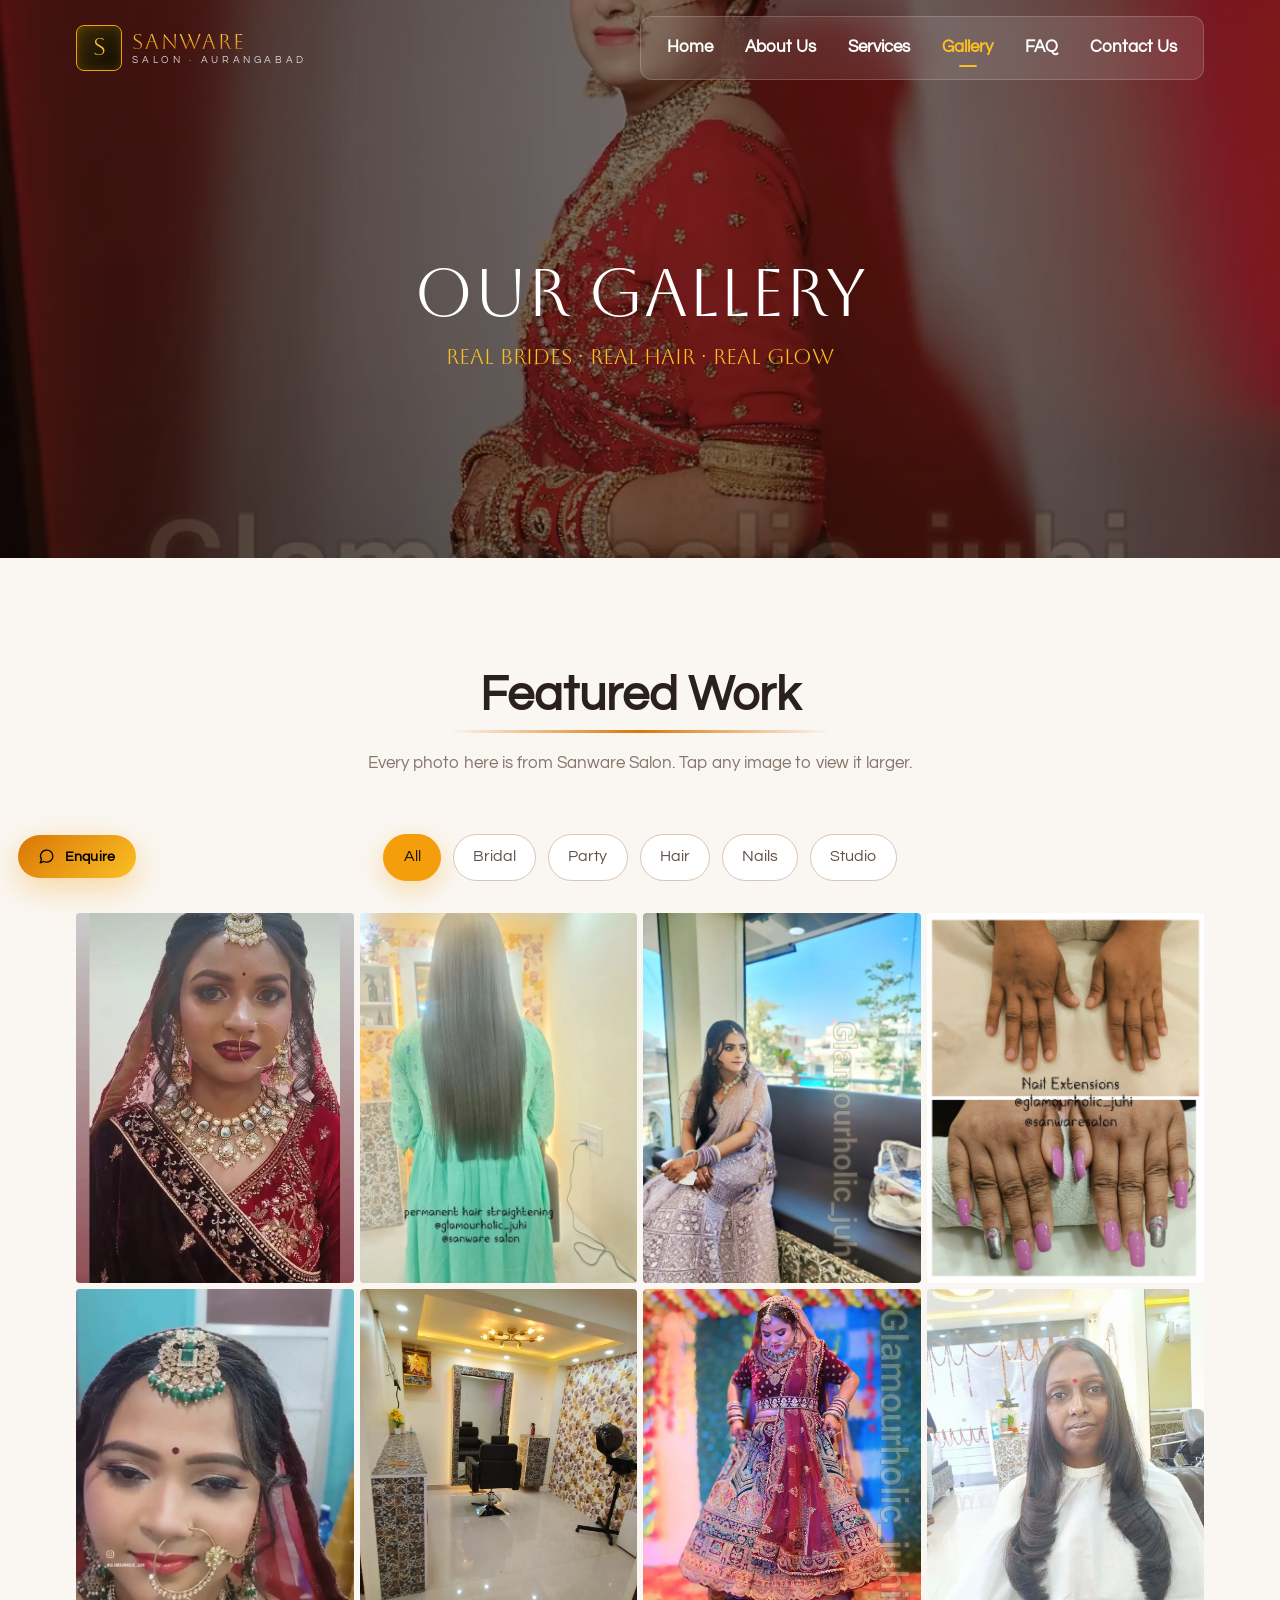
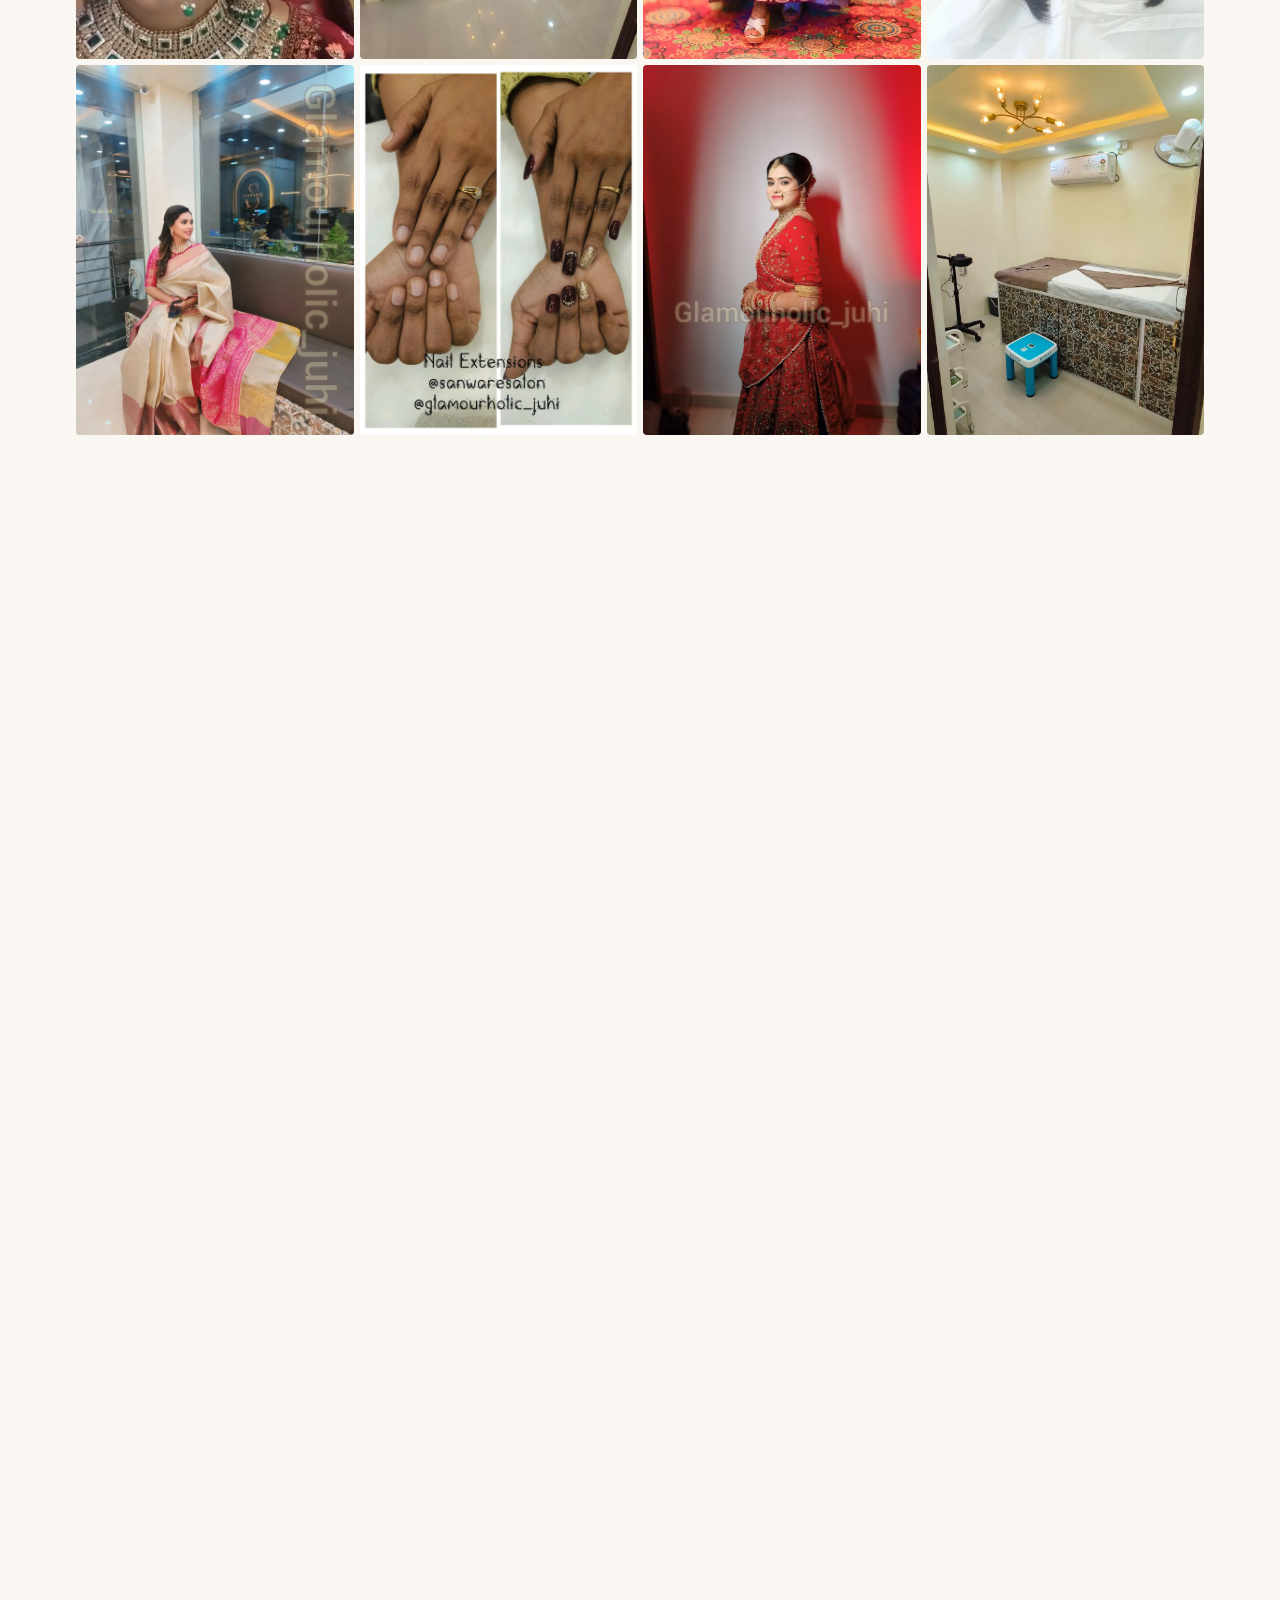
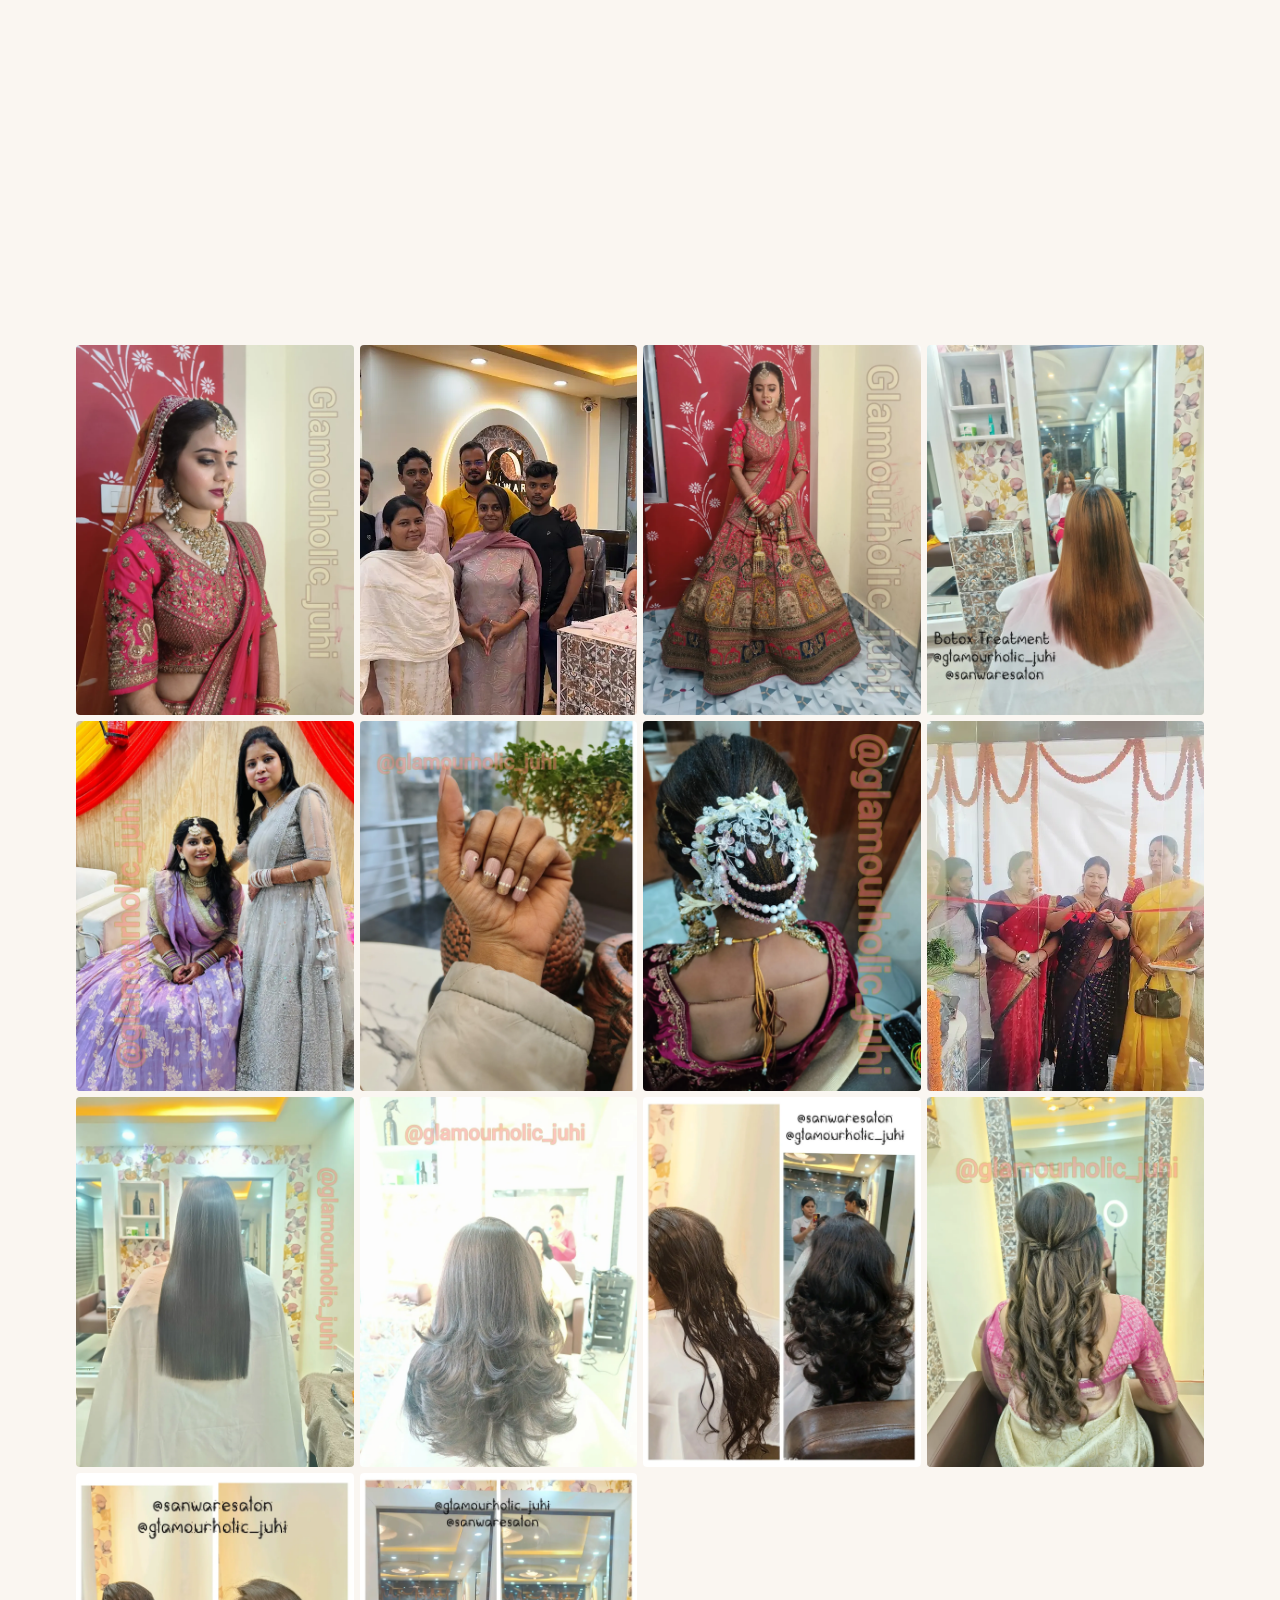
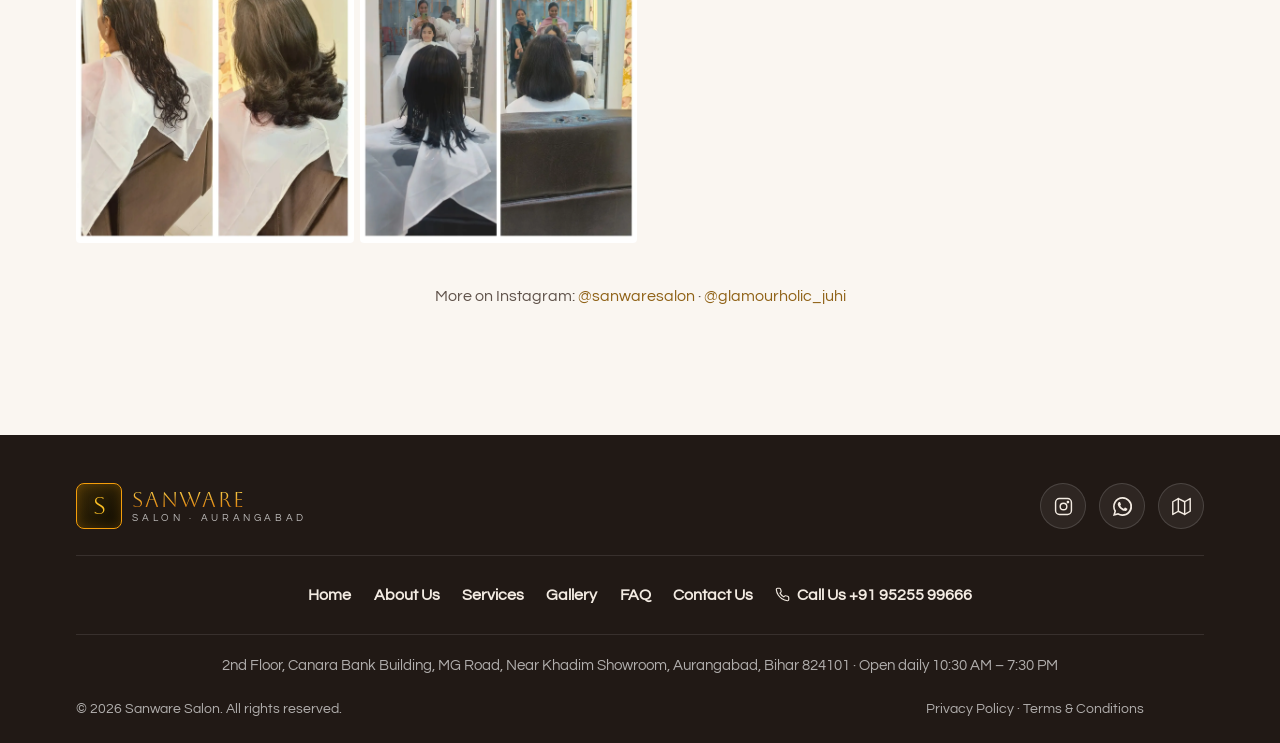
<file: gallery.html>
<!doctype html>
<html lang="en">
<head>
  <meta charset="UTF-8">
  <meta name="viewport" content="width=device-width, initial-scale=1.0">
  <title>Gallery | Bridal Looks, Hair & Nails | Sanware Salon Aurangabad</title>
  <meta name="description" content="See real bridal makeup, hair straightening, styling and nail extension work by Sanware Salon in Aurangabad, Bihar.">
  <meta name="theme-color" content="#000000">
  <link rel="canonical" href="gallery.html">
  <meta property="og:type" content="website">
  <meta property="og:title" content="Gallery | Bridal Looks, Hair & Nails | Sanware Salon Aurangabad">
  <meta property="og:description" content="See real bridal makeup, hair straightening, styling and nail extension work by Sanware Salon in Aurangabad, Bihar.">
  <meta property="og:image" content="assets/img/og-image.jpg">
  <link rel="icon" href="assets/img/favicon.svg" type="image/svg+xml">
  <link rel="preconnect" href="https://fonts.googleapis.com">
  <link rel="preconnect" href="https://fonts.gstatic.com" crossorigin>
  <link href="https://fonts.googleapis.com/css2?family=Aboreto&family=Questrial&display=swap" rel="stylesheet">
  <link rel="stylesheet" href="assets/css/style.css">
  <link rel="stylesheet" href="assets/css/theme-light.css">
</head>
<body>
  <header class="site-header">
    <div class="container nav">
      <a href="index.html" class="logo" aria-label="Sanware Salon home">
        <span class="logo-mark">S</span>
        <span class="logo-text"><b>SANWARE</b><small>Salon · Aurangabad</small></span>
      </a>
      <nav class="nav-pill" aria-label="Main">
          <a href="index.html">Home</a>
          <a href="about.html">About Us</a>
          <a href="services.html">Services</a>
          <a href="gallery.html" class="active" aria-current="page">Gallery</a>
          <a href="faq.html">FAQ</a>
          <a href="contact.html">Contact Us</a>
      </nav>
      <button class="menu-btn" aria-label="Open menu" aria-expanded="false" aria-controls="mobile-nav"><span></span><span></span><span></span></button>
    </div>
  </header>
  <nav class="mobile-nav" id="mobile-nav" aria-label="Mobile">
    <a href="index.html">Home</a>
    <a href="about.html">About Us</a>
    <a href="services.html">Services</a>
    <a href="gallery.html" class="active">Gallery</a>
    <a href="faq.html">FAQ</a>
    <a href="contact.html">Contact Us</a>
    <a class="call" href="tel:+919525599666">Call +91 95255 99666</a>
  </nav>

  <main>

  <section class="banner">
    <div class="bg"><img src="assets/img/bridal-4.webp" alt=""></div>
    <div class="container">
      <h1>OUR GALLERY</h1>
      <p class="sub">Real brides · Real hair · Real glow</p>
    </div>
  </section>

  <section>
    <div class="container">
      <div class="s-head reveal">
        <h2>Featured Work</h2>
        <div class="bar"></div>
        <p>Every photo here is from Sanware Salon. Tap any image to view it larger.</p>
      </div>
      <div class="pills reveal" role="group" aria-label="Filter gallery" data-filter-group="#grid">
        <button class="pill active" data-filter="all" aria-pressed="true">All</button>
        <button class="pill" data-filter="bridal" aria-pressed="false">Bridal</button>
        <button class="pill" data-filter="party" aria-pressed="false">Party</button>
        <button class="pill" data-filter="hair" aria-pressed="false">Hair</button>
        <button class="pill" data-filter="nails" aria-pressed="false">Nails</button>
        <button class="pill" data-filter="studio" aria-pressed="false">Studio</button>
      </div>
      <div class="g-grid" id="grid">
        <a class="g-item reveal" href="assets/img/bridal-1.webp" data-lightbox data-cat="bridal"><img src="assets/img/bridal-1.webp" alt="Bridal by Sanware Salon, Aurangabad" loading="lazy"><span class="ov"><b>Bridal</b><span class="orn"><i></i><span></span><i></i></span></span></a>
        <a class="g-item reveal" href="assets/img/hair-1.webp" data-lightbox data-cat="hair"><img src="assets/img/hair-1.webp" alt="Hair by Sanware Salon, Aurangabad" loading="lazy"><span class="ov"><b>Hair</b><span class="orn"><i></i><span></span><i></i></span></span></a>
        <a class="g-item reveal" href="assets/img/party-1.webp" data-lightbox data-cat="party"><img src="assets/img/party-1.webp" alt="Party Look by Sanware Salon, Aurangabad" loading="lazy"><span class="ov"><b>Party Look</b><span class="orn"><i></i><span></span><i></i></span></span></a>
        <a class="g-item reveal" href="assets/img/nails-1.webp" data-lightbox data-cat="nails"><img src="assets/img/nails-1.webp" alt="Nail Art by Sanware Salon, Aurangabad" loading="lazy"><span class="ov"><b>Nail Art</b><span class="orn"><i></i><span></span><i></i></span></span></a>
        <a class="g-item reveal" href="assets/img/bridal-2.webp" data-lightbox data-cat="bridal"><img src="assets/img/bridal-2.webp" alt="Bridal by Sanware Salon, Aurangabad" loading="lazy"><span class="ov"><b>Bridal</b><span class="orn"><i></i><span></span><i></i></span></span></a>
        <a class="g-item reveal" href="assets/img/interior.webp" data-lightbox data-cat="studio"><img src="assets/img/interior.webp" alt="Our Studio by Sanware Salon, Aurangabad" loading="lazy"><span class="ov"><b>Our Studio</b><span class="orn"><i></i><span></span><i></i></span></span></a>
        <a class="g-item reveal" href="assets/img/bridal-3.webp" data-lightbox data-cat="bridal"><img src="assets/img/bridal-3.webp" alt="Bridal by Sanware Salon, Aurangabad" loading="lazy"><span class="ov"><b>Bridal</b><span class="orn"><i></i><span></span><i></i></span></span></a>
        <a class="g-item reveal" href="assets/img/hair-2.webp" data-lightbox data-cat="hair"><img src="assets/img/hair-2.webp" alt="Hair by Sanware Salon, Aurangabad" loading="lazy"><span class="ov"><b>Hair</b><span class="orn"><i></i><span></span><i></i></span></span></a>
        <a class="g-item reveal" href="assets/img/party-2.webp" data-lightbox data-cat="party"><img src="assets/img/party-2.webp" alt="Party Look by Sanware Salon, Aurangabad" loading="lazy"><span class="ov"><b>Party Look</b><span class="orn"><i></i><span></span><i></i></span></span></a>
        <a class="g-item reveal" href="assets/img/nails-2.webp" data-lightbox data-cat="nails"><img src="assets/img/nails-2.webp" alt="Nail Art by Sanware Salon, Aurangabad" loading="lazy"><span class="ov"><b>Nail Art</b><span class="orn"><i></i><span></span><i></i></span></span></a>
        <a class="g-item reveal" href="assets/img/bridal-4.webp" data-lightbox data-cat="bridal"><img src="assets/img/bridal-4.webp" alt="Bridal by Sanware Salon, Aurangabad" loading="lazy"><span class="ov"><b>Bridal</b><span class="orn"><i></i><span></span><i></i></span></span></a>
        <a class="g-item reveal" href="assets/img/interior-2.webp" data-lightbox data-cat="studio"><img src="assets/img/interior-2.webp" alt="Our Studio by Sanware Salon, Aurangabad" loading="lazy"><span class="ov"><b>Our Studio</b><span class="orn"><i></i><span></span><i></i></span></span></a>
        <a class="g-item reveal" href="assets/img/bridal-5.webp" data-lightbox data-cat="bridal"><img src="assets/img/bridal-5.webp" alt="Bridal by Sanware Salon, Aurangabad" loading="lazy"><span class="ov"><b>Bridal</b><span class="orn"><i></i><span></span><i></i></span></span></a>
        <a class="g-item reveal" href="assets/img/hair-3.webp" data-lightbox data-cat="hair"><img src="assets/img/hair-3.webp" alt="Hair by Sanware Salon, Aurangabad" loading="lazy"><span class="ov"><b>Hair</b><span class="orn"><i></i><span></span><i></i></span></span></a>
        <a class="g-item reveal" href="assets/img/party-3.webp" data-lightbox data-cat="party"><img src="assets/img/party-3.webp" alt="Party Look by Sanware Salon, Aurangabad" loading="lazy"><span class="ov"><b>Party Look</b><span class="orn"><i></i><span></span><i></i></span></span></a>
        <a class="g-item reveal" href="assets/img/nails-3.webp" data-lightbox data-cat="nails"><img src="assets/img/nails-3.webp" alt="Nail Art by Sanware Salon, Aurangabad" loading="lazy"><span class="ov"><b>Nail Art</b><span class="orn"><i></i><span></span><i></i></span></span></a>
        <a class="g-item reveal" href="assets/img/bridal-6.webp" data-lightbox data-cat="bridal"><img src="assets/img/bridal-6.webp" alt="Bridal by Sanware Salon, Aurangabad" loading="lazy"><span class="ov"><b>Bridal</b><span class="orn"><i></i><span></span><i></i></span></span></a>
        <a class="g-item reveal" href="assets/img/storefront.webp" data-lightbox data-cat="studio"><img src="assets/img/storefront.webp" alt="Our Studio by Sanware Salon, Aurangabad" loading="lazy"><span class="ov"><b>Our Studio</b><span class="orn"><i></i><span></span><i></i></span></span></a>
        <a class="g-item reveal" href="assets/img/bridal-7.webp" data-lightbox data-cat="bridal"><img src="assets/img/bridal-7.webp" alt="Bridal by Sanware Salon, Aurangabad" loading="lazy"><span class="ov"><b>Bridal</b><span class="orn"><i></i><span></span><i></i></span></span></a>
        <a class="g-item reveal" href="assets/img/hair-4.webp" data-lightbox data-cat="hair"><img src="assets/img/hair-4.webp" alt="Hair by Sanware Salon, Aurangabad" loading="lazy"><span class="ov"><b>Hair</b><span class="orn"><i></i><span></span><i></i></span></span></a>
        <a class="g-item reveal" href="assets/img/party-4.webp" data-lightbox data-cat="party"><img src="assets/img/party-4.webp" alt="Party Look by Sanware Salon, Aurangabad" loading="lazy"><span class="ov"><b>Party Look</b><span class="orn"><i></i><span></span><i></i></span></span></a>
        <a class="g-item reveal" href="assets/img/nails-4.webp" data-lightbox data-cat="nails"><img src="assets/img/nails-4.webp" alt="Nail Art by Sanware Salon, Aurangabad" loading="lazy"><span class="ov"><b>Nail Art</b><span class="orn"><i></i><span></span><i></i></span></span></a>
        <a class="g-item reveal" href="assets/img/bridal-8.webp" data-lightbox data-cat="bridal"><img src="assets/img/bridal-8.webp" alt="Bridal by Sanware Salon, Aurangabad" loading="lazy"><span class="ov"><b>Bridal</b><span class="orn"><i></i><span></span><i></i></span></span></a>
        <a class="g-item reveal" href="assets/img/team.webp" data-lightbox data-cat="studio"><img src="assets/img/team.webp" alt="Our Studio by Sanware Salon, Aurangabad" loading="lazy"><span class="ov"><b>Our Studio</b><span class="orn"><i></i><span></span><i></i></span></span></a>
        <a class="g-item reveal" href="assets/img/bridal-9.webp" data-lightbox data-cat="bridal"><img src="assets/img/bridal-9.webp" alt="Bridal by Sanware Salon, Aurangabad" loading="lazy"><span class="ov"><b>Bridal</b><span class="orn"><i></i><span></span><i></i></span></span></a>
        <a class="g-item reveal" href="assets/img/hair-5.webp" data-lightbox data-cat="hair"><img src="assets/img/hair-5.webp" alt="Hair by Sanware Salon, Aurangabad" loading="lazy"><span class="ov"><b>Hair</b><span class="orn"><i></i><span></span><i></i></span></span></a>
        <a class="g-item reveal" href="assets/img/party-5.webp" data-lightbox data-cat="party"><img src="assets/img/party-5.webp" alt="Party Look by Sanware Salon, Aurangabad" loading="lazy"><span class="ov"><b>Party Look</b><span class="orn"><i></i><span></span><i></i></span></span></a>
        <a class="g-item reveal" href="assets/img/nails-5.webp" data-lightbox data-cat="nails"><img src="assets/img/nails-5.webp" alt="Nail Art by Sanware Salon, Aurangabad" loading="lazy"><span class="ov"><b>Nail Art</b><span class="orn"><i></i><span></span><i></i></span></span></a>
        <a class="g-item reveal" href="assets/img/bridal-10.webp" data-lightbox data-cat="bridal"><img src="assets/img/bridal-10.webp" alt="Bridal by Sanware Salon, Aurangabad" loading="lazy"><span class="ov"><b>Bridal</b><span class="orn"><i></i><span></span><i></i></span></span></a>
        <a class="g-item reveal" href="assets/img/team-2.webp" data-lightbox data-cat="studio"><img src="assets/img/team-2.webp" alt="Our Studio by Sanware Salon, Aurangabad" loading="lazy"><span class="ov"><b>Our Studio</b><span class="orn"><i></i><span></span><i></i></span></span></a>
        <a class="g-item reveal" href="assets/img/bridal-11.webp" data-lightbox data-cat="bridal"><img src="assets/img/bridal-11.webp" alt="Bridal by Sanware Salon, Aurangabad" loading="lazy"><span class="ov"><b>Bridal</b><span class="orn"><i></i><span></span><i></i></span></span></a>
        <a class="g-item reveal" href="assets/img/hair-6.webp" data-lightbox data-cat="hair"><img src="assets/img/hair-6.webp" alt="Hair by Sanware Salon, Aurangabad" loading="lazy"><span class="ov"><b>Hair</b><span class="orn"><i></i><span></span><i></i></span></span></a>
        <a class="g-item reveal" href="assets/img/party-6.webp" data-lightbox data-cat="party"><img src="assets/img/party-6.webp" alt="Party Look by Sanware Salon, Aurangabad" loading="lazy"><span class="ov"><b>Party Look</b><span class="orn"><i></i><span></span><i></i></span></span></a>
        <a class="g-item reveal" href="assets/img/nails-6.webp" data-lightbox data-cat="nails"><img src="assets/img/nails-6.webp" alt="Nail Art by Sanware Salon, Aurangabad" loading="lazy"><span class="ov"><b>Nail Art</b><span class="orn"><i></i><span></span><i></i></span></span></a>
        <a class="g-item reveal" href="assets/img/bridal-12.webp" data-lightbox data-cat="bridal"><img src="assets/img/bridal-12.webp" alt="Bridal by Sanware Salon, Aurangabad" loading="lazy"><span class="ov"><b>Bridal</b><span class="orn"><i></i><span></span><i></i></span></span></a>
        <a class="g-item reveal" href="assets/img/salon-floor.webp" data-lightbox data-cat="studio"><img src="assets/img/salon-floor.webp" alt="Our Studio by Sanware Salon, Aurangabad" loading="lazy"><span class="ov"><b>Our Studio</b><span class="orn"><i></i><span></span><i></i></span></span></a>
        <a class="g-item reveal" href="assets/img/hair-7.webp" data-lightbox data-cat="hair"><img src="assets/img/hair-7.webp" alt="Hair by Sanware Salon, Aurangabad" loading="lazy"><span class="ov"><b>Hair</b><span class="orn"><i></i><span></span><i></i></span></span></a>
        <a class="g-item reveal" href="assets/img/hair-8.webp" data-lightbox data-cat="hair"><img src="assets/img/hair-8.webp" alt="Hair by Sanware Salon, Aurangabad" loading="lazy"><span class="ov"><b>Hair</b><span class="orn"><i></i><span></span><i></i></span></span></a>
        <a class="g-item reveal" href="assets/img/hair-9.webp" data-lightbox data-cat="hair"><img src="assets/img/hair-9.webp" alt="Hair by Sanware Salon, Aurangabad" loading="lazy"><span class="ov"><b>Hair</b><span class="orn"><i></i><span></span><i></i></span></span></a>
        <a class="g-item reveal" href="assets/img/hair-10.webp" data-lightbox data-cat="hair"><img src="assets/img/hair-10.webp" alt="Hair by Sanware Salon, Aurangabad" loading="lazy"><span class="ov"><b>Hair</b><span class="orn"><i></i><span></span><i></i></span></span></a>
        <a class="g-item reveal" href="assets/img/hair-11.webp" data-lightbox data-cat="hair"><img src="assets/img/hair-11.webp" alt="Hair by Sanware Salon, Aurangabad" loading="lazy"><span class="ov"><b>Hair</b><span class="orn"><i></i><span></span><i></i></span></span></a>
        <a class="g-item reveal" href="assets/img/hair-12.webp" data-lightbox data-cat="hair"><img src="assets/img/hair-12.webp" alt="Hair by Sanware Salon, Aurangabad" loading="lazy"><span class="ov"><b>Hair</b><span class="orn"><i></i><span></span><i></i></span></span></a>
      </div>
      <p class="center reveal" style="margin-top:2.5rem">More on Instagram: <a class="amber" href="https://www.instagram.com/sanwaresalon/" target="_blank" rel="noopener">@sanwaresalon</a> · <a class="amber" href="https://www.instagram.com/glamourholic_juhi/" target="_blank" rel="noopener">@glamourholic_juhi</a></p>
    </div>
  </section>
  </main>

  <footer class="site-footer">
    <div class="container">
      <div class="f-top">
        <a href="index.html" class="logo" aria-label="Sanware Salon home">
        <span class="logo-mark">S</span>
        <span class="logo-text"><b>SANWARE</b><small>Salon · Aurangabad</small></span>
      </a>
        <div class="f-soc">
          <a href="https://www.instagram.com/sanwaresalon/" target="_blank" rel="noopener" aria-label="Instagram"><svg viewBox="0 0 24 24" fill="none" stroke="currentColor" stroke-width="1.8" stroke-linecap="round" stroke-linejoin="round" aria-hidden="true"><rect x="2" y="2" width="20" height="20" rx="5"/><circle cx="12" cy="12" r="4.2"/><circle cx="17.6" cy="6.4" r=".8" fill="currentColor"/></svg></a>
          <a href="https://wa.me/919525599666?text=Hello%20Sanware%20Salon!%20I%27d%20like%20to%20book%20an%20appointment." target="_blank" rel="noopener" aria-label="WhatsApp"><svg viewBox="0 0 24 24" fill="currentColor" aria-hidden="true"><path d="M17.5 14.4c-.3-.1-1.8-.9-2-1-.3-.1-.5-.1-.7.1-.2.3-.8 1-.9 1.2-.2.2-.3.2-.6.1-.3-.1-1.3-.5-2.4-1.5-.9-.8-1.5-1.8-1.7-2.1-.2-.3 0-.5.1-.6l.4-.5c.1-.2.2-.3.3-.5.1-.2 0-.4 0-.5l-.9-2.2c-.2-.6-.5-.5-.7-.5h-.6c-.2 0-.5.1-.8.4-.3.3-1 1-1 2.5s1.1 2.9 1.2 3.1c.1.2 2.1 3.2 5.1 4.5.7.3 1.3.5 1.7.6.7.2 1.4.2 1.9.1.6-.1 1.8-.7 2-1.4.2-.7.2-1.3.2-1.4-.1-.1-.3-.2-.6-.3zM12 21.8c-1.8 0-3.5-.5-5-1.4l-.4-.2-3.7 1 1-3.6-.2-.4A9.8 9.8 0 0 1 12 2.2a9.8 9.8 0 0 1 9.8 9.8c0 5.4-4.4 9.8-9.8 9.8zM12 0a12 12 0 0 0-10.3 18l-1.7 6 6.2-1.6A12 12 0 1 0 12 0z"/></svg></a>
          <a href="https://maps.google.com/?cid=13769667887899158995" target="_blank" rel="noopener" aria-label="Google Maps"><svg viewBox="0 0 24 24" fill="none" stroke="currentColor" stroke-width="1.8" stroke-linecap="round" stroke-linejoin="round" aria-hidden="true"><path d="M1 6v16l7-4 8 4 7-4V2l-7 4-8-4-7 4z"/><path d="M8 2v16M16 6v16"/></svg></a>
        </div>
      </div>
      <div class="f-links">
        <a href="index.html">Home</a><a href="about.html">About Us</a><a href="services.html">Services</a><a href="gallery.html">Gallery</a><a href="faq.html">FAQ</a><a href="contact.html">Contact Us</a>
        <a href="tel:+919525599666"><svg viewBox="0 0 24 24" fill="none" stroke="currentColor" stroke-width="1.8" stroke-linecap="round" stroke-linejoin="round" aria-hidden="true"><path d="M22 16.9v3a2 2 0 0 1-2.2 2 19.8 19.8 0 0 1-8.6-3.1 19.5 19.5 0 0 1-6-6A19.8 19.8 0 0 1 2.1 4.2 2 2 0 0 1 4.1 2h3a2 2 0 0 1 2 1.7c.1.9.4 1.8.7 2.7a2 2 0 0 1-.5 2.1L8 9.8a16 16 0 0 0 6 6l1.3-1.3a2 2 0 0 1 2.1-.4c.9.3 1.8.6 2.7.7a2 2 0 0 1 1.7 2z"/></svg> Call Us +91 95255 99666</a>
      </div>
      <p class="f-addr">2nd Floor, Canara Bank Building, MG Road, Near Khadim Showroom, Aurangabad, Bihar 824101 · Open daily 10:30 AM – 7:30 PM</p>
      <div class="f-bottom">
        <span>© <span data-year>2026</span> Sanware Salon. All rights reserved.</span>
        <span><a href="privacy-policy.html">Privacy Policy</a> · <a href="terms.html">Terms &amp; Conditions</a></span>
      </div>
    </div>
  </footer>

  <div class="modal" aria-hidden="true" role="dialog" aria-modal="true" aria-labelledby="modal-title">
    <div class="modal-box">
      <button class="modal-close" aria-label="Close">✕</button>
      <h3 id="modal-title">BOOK YOUR SLOT</h3>
      <div class="bar"></div>
      <p class="lead">Share your details for a quick booking</p>
      <form data-whatsapp>
        <div class="icon-field"><label for="m-name">Your Name</label><div class="box"><svg viewBox="0 0 24 24" fill="currentColor" aria-hidden="true"><circle cx="12" cy="8" r="4.5"/><path d="M3.5 21a8.5 8.5 0 0 1 17 0z"/></svg><input id="m-name" name="name" placeholder="Enter your name" required autocomplete="name"></div></div>
        <div class="icon-field"><label for="m-phone">Phone Number</label><div class="box"><svg viewBox="0 0 24 24" fill="none" stroke="currentColor" stroke-width="1.8" stroke-linecap="round" stroke-linejoin="round" aria-hidden="true"><path d="M22 16.9v3a2 2 0 0 1-2.2 2 19.8 19.8 0 0 1-8.6-3.1 19.5 19.5 0 0 1-6-6A19.8 19.8 0 0 1 2.1 4.2 2 2 0 0 1 4.1 2h3a2 2 0 0 1 2 1.7c.1.9.4 1.8.7 2.7a2 2 0 0 1-.5 2.1L8 9.8a16 16 0 0 0 6 6l1.3-1.3a2 2 0 0 1 2.1-.4c.9.3 1.8.6 2.7.7a2 2 0 0 1 1.7 2z"/></svg><input id="m-phone" name="phone" type="tel" inputmode="tel" placeholder="Enter your phone number" autocomplete="tel"></div></div>
        <div class="icon-field"><label for="m-service">Service (Optional)</label><div class="box"><svg viewBox="0 0 24 24" fill="none" stroke="currentColor" stroke-width="1.8" stroke-linecap="round" stroke-linejoin="round" aria-hidden="true"><circle cx="6" cy="6" r="3"/><circle cx="6" cy="18" r="3"/><path d="M20 4L8.1 15.9M14.5 14.5L20 20M8.1 8.1L12 12"/></svg><select id="m-service" name="service">
              <option value="">Choose a service</option>
              <option>Bridal Makeup</option>
              <option>Bridal Trial</option>
              <option>Party / Engagement Makeup</option>
              <option>Hair Straightening / Smoothening</option>
              <option>Keratin / Hair Botox</option>
              <option>Haircut / Styling</option>
              <option>Hair Colour</option>
              <option>Nail Extensions</option>
              <option>Facial / Clean-up</option>
              <option>Waxing / Threading</option>
              <option>Other</option>
            </select></div></div>
        <button class="submit-amber" type="submit">Send on WhatsApp</button>
        <p class="fine">We'll confirm your appointment on WhatsApp</p>
      </form>
    </div>
  </div>

  <button class="fab-enquire" id="enquireToggle" type="button" aria-expanded="false" aria-controls="enquirePanel"><svg viewBox="0 0 24 24" fill="none" stroke="currentColor" stroke-width="1.8" stroke-linecap="round" stroke-linejoin="round" aria-hidden="true"><path d="M21 11.5a8.4 8.4 0 0 1-9 8.4 8.6 8.6 0 0 1-3.8-.9L3 21l1.9-5A8.4 8.4 0 0 1 12 3a8.5 8.5 0 0 1 9 8.5z"/></svg><span>Enquire</span></button>
  <div class="enquire-panel" id="enquirePanel" role="dialog" aria-labelledby="enquireTitle" hidden>
    <button class="enquire-panel__close" id="enquireClose" type="button" aria-label="Close"><svg viewBox="0 0 24 24" fill="none" stroke="currentColor" stroke-width="2.4" stroke-linecap="round" stroke-linejoin="round" aria-hidden="true"><path d="M18 6L6 18M6 6l12 12"/></svg></button>
    <b class="enquire-panel__title" id="enquireTitle">Enquire with us</b>
    <p class="enquire-panel__lede">Choose how you'd like to reach Sanware Salon.</p>
    <div class="enquire-panel__list">
      <a class="enquire-opt" href="tel:+919525599666"><span class="enquire-opt__icon enquire-opt__icon--call"><svg viewBox="0 0 24 24" fill="none" stroke="currentColor" stroke-width="1.8" stroke-linecap="round" stroke-linejoin="round" aria-hidden="true"><path d="M22 16.9v3a2 2 0 0 1-2.2 2 19.8 19.8 0 0 1-8.6-3.1 19.5 19.5 0 0 1-6-6A19.8 19.8 0 0 1 2.1 4.2 2 2 0 0 1 4.1 2h3a2 2 0 0 1 2 1.7c.1.9.4 1.8.7 2.7a2 2 0 0 1-.5 2.1L8 9.8a16 16 0 0 0 6 6l1.3-1.3a2 2 0 0 1 2.1-.4c.9.3 1.8.6 2.7.7a2 2 0 0 1 1.7 2z"/></svg></span><span class="enquire-opt__copy">Call us<small>+91 95255 99666</small></span></a>
      <a class="enquire-opt" href="https://wa.me/919525599666?text=Hello%20Sanware%20Salon!%20I%27d%20like%20to%20book%20an%20appointment." target="_blank" rel="noopener"><span class="enquire-opt__icon enquire-opt__icon--whatsapp"><svg viewBox="0 0 24 24" fill="currentColor" aria-hidden="true"><path d="M17.5 14.4c-.3-.1-1.8-.9-2-1-.3-.1-.5-.1-.7.1-.2.3-.8 1-.9 1.2-.2.2-.3.2-.6.1-.3-.1-1.3-.5-2.4-1.5-.9-.8-1.5-1.8-1.7-2.1-.2-.3 0-.5.1-.6l.4-.5c.1-.2.2-.3.3-.5.1-.2 0-.4 0-.5l-.9-2.2c-.2-.6-.5-.5-.7-.5h-.6c-.2 0-.5.1-.8.4-.3.3-1 1-1 2.5s1.1 2.9 1.2 3.1c.1.2 2.1 3.2 5.1 4.5.7.3 1.3.5 1.7.6.7.2 1.4.2 1.9.1.6-.1 1.8-.7 2-1.4.2-.7.2-1.3.2-1.4-.1-.1-.3-.2-.6-.3zM12 21.8c-1.8 0-3.5-.5-5-1.4l-.4-.2-3.7 1 1-3.6-.2-.4A9.8 9.8 0 0 1 12 2.2a9.8 9.8 0 0 1 9.8 9.8c0 5.4-4.4 9.8-9.8 9.8zM12 0a12 12 0 0 0-10.3 18l-1.7 6 6.2-1.6A12 12 0 1 0 12 0z"/></svg></span><span class="enquire-opt__copy">WhatsApp<small>Chat or send a booking</small></span></a>
      <a class="enquire-opt" href="https://www.instagram.com/sanwaresalon/" target="_blank" rel="noopener"><span class="enquire-opt__icon enquire-opt__icon--insta"><svg viewBox="0 0 24 24" fill="none" stroke="currentColor" stroke-width="1.8" stroke-linecap="round" stroke-linejoin="round" aria-hidden="true"><rect x="2" y="2" width="20" height="20" rx="5"/><circle cx="12" cy="12" r="4.2"/><circle cx="17.6" cy="6.4" r=".8" fill="currentColor"/></svg></span><span class="enquire-opt__copy">Instagram<small>@sanwaresalon</small></span></a>
      <a class="enquire-opt" href="https://maps.google.com/?cid=13769667887899158995" target="_blank" rel="noopener"><span class="enquire-opt__icon enquire-opt__icon--map"><svg viewBox="0 0 24 24" fill="currentColor" aria-hidden="true"><path d="M12 2a7 7 0 0 0-7 7c0 5.3 7 13 7 13s7-7.7 7-13a7 7 0 0 0-7-7zm0 9.5A2.5 2.5 0 1 1 12 6.5a2.5 2.5 0 0 1 0 5z"/></svg></span><span class="enquire-opt__copy">Visit us<small>MG Road, near Khadim Showroom</small></span></a>
    </div>
    <small class="enquire-panel__foot">Open daily · 10:30 AM – 7:30 PM</small>
  </div>
  <button class="to-top" aria-label="Back to top"><svg viewBox="0 0 24 24" fill="none" stroke="currentColor" stroke-width="2.2" stroke-linecap="round" stroke-linejoin="round" aria-hidden="true"><path d="M12 19V5M6 11l6-6 6 6"/></svg></button>
  <script src="assets/js/main.js"></script>
</body>
</html>
</file>
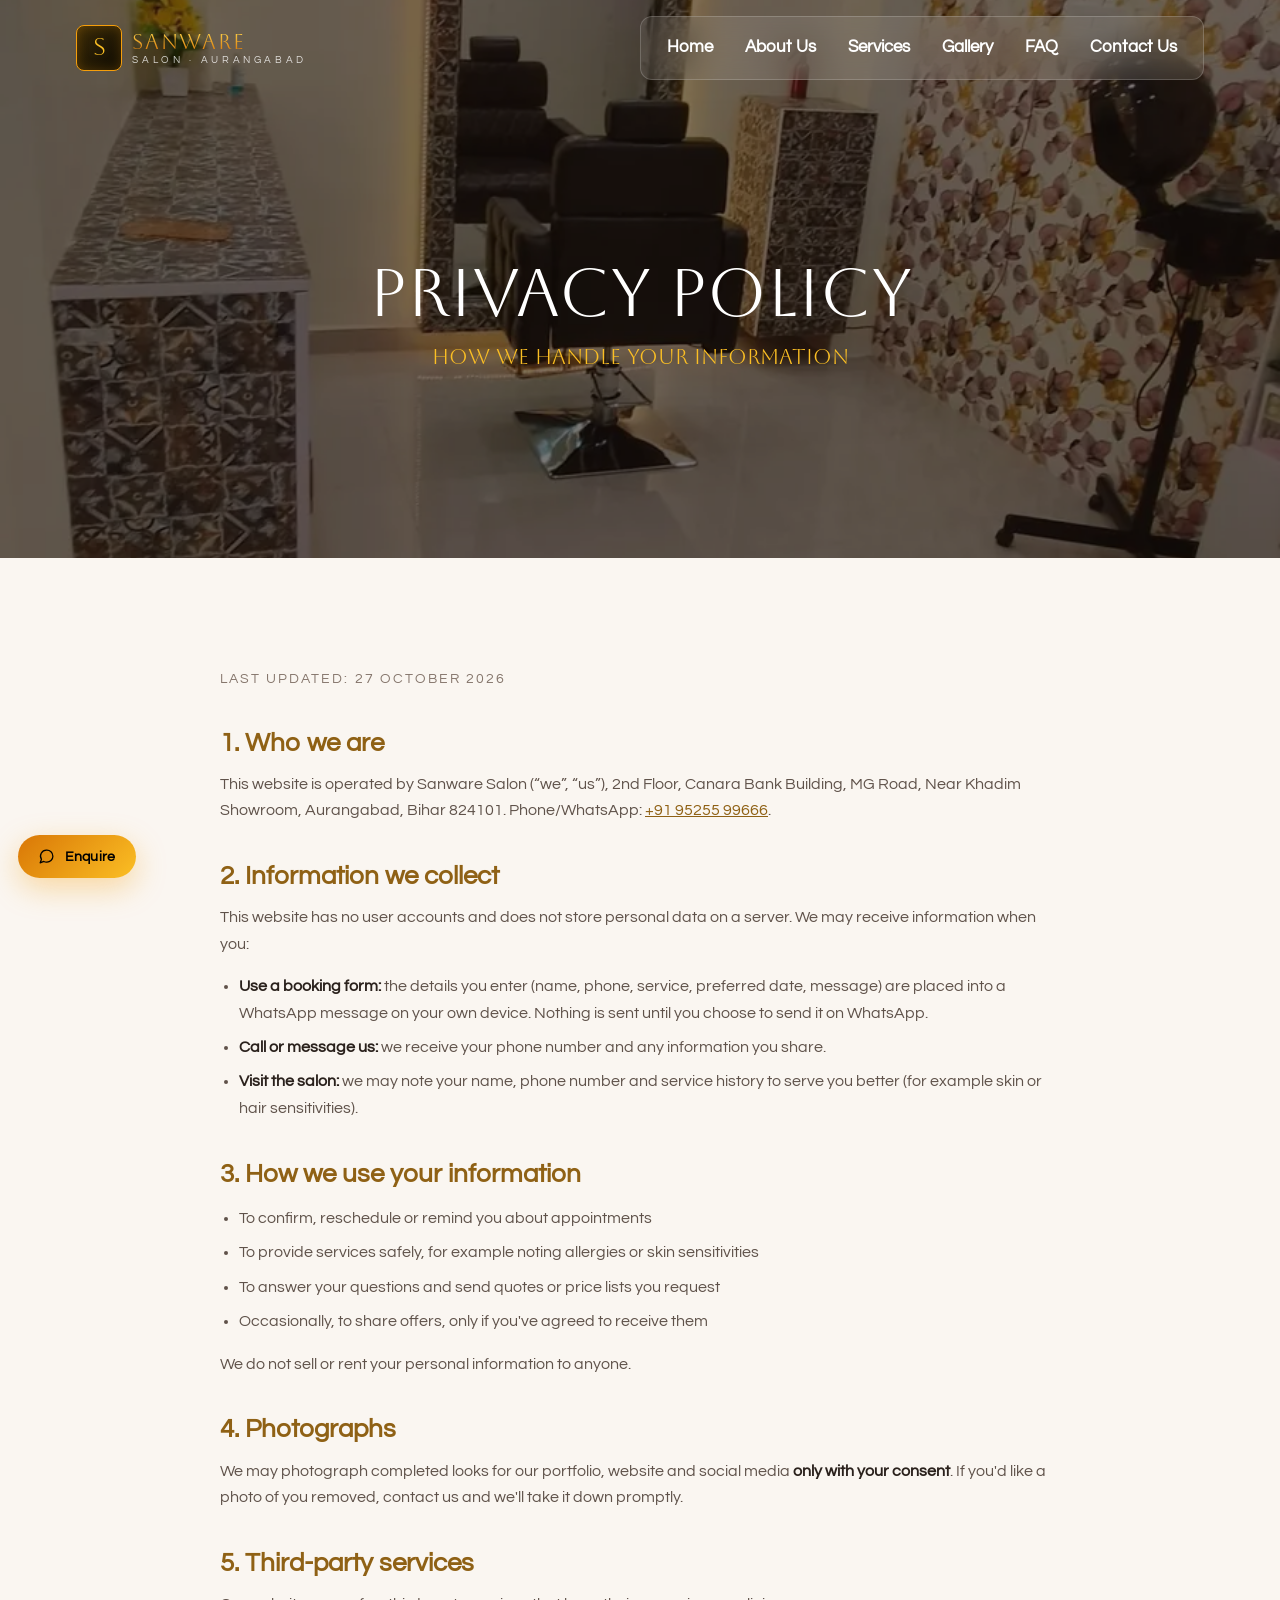
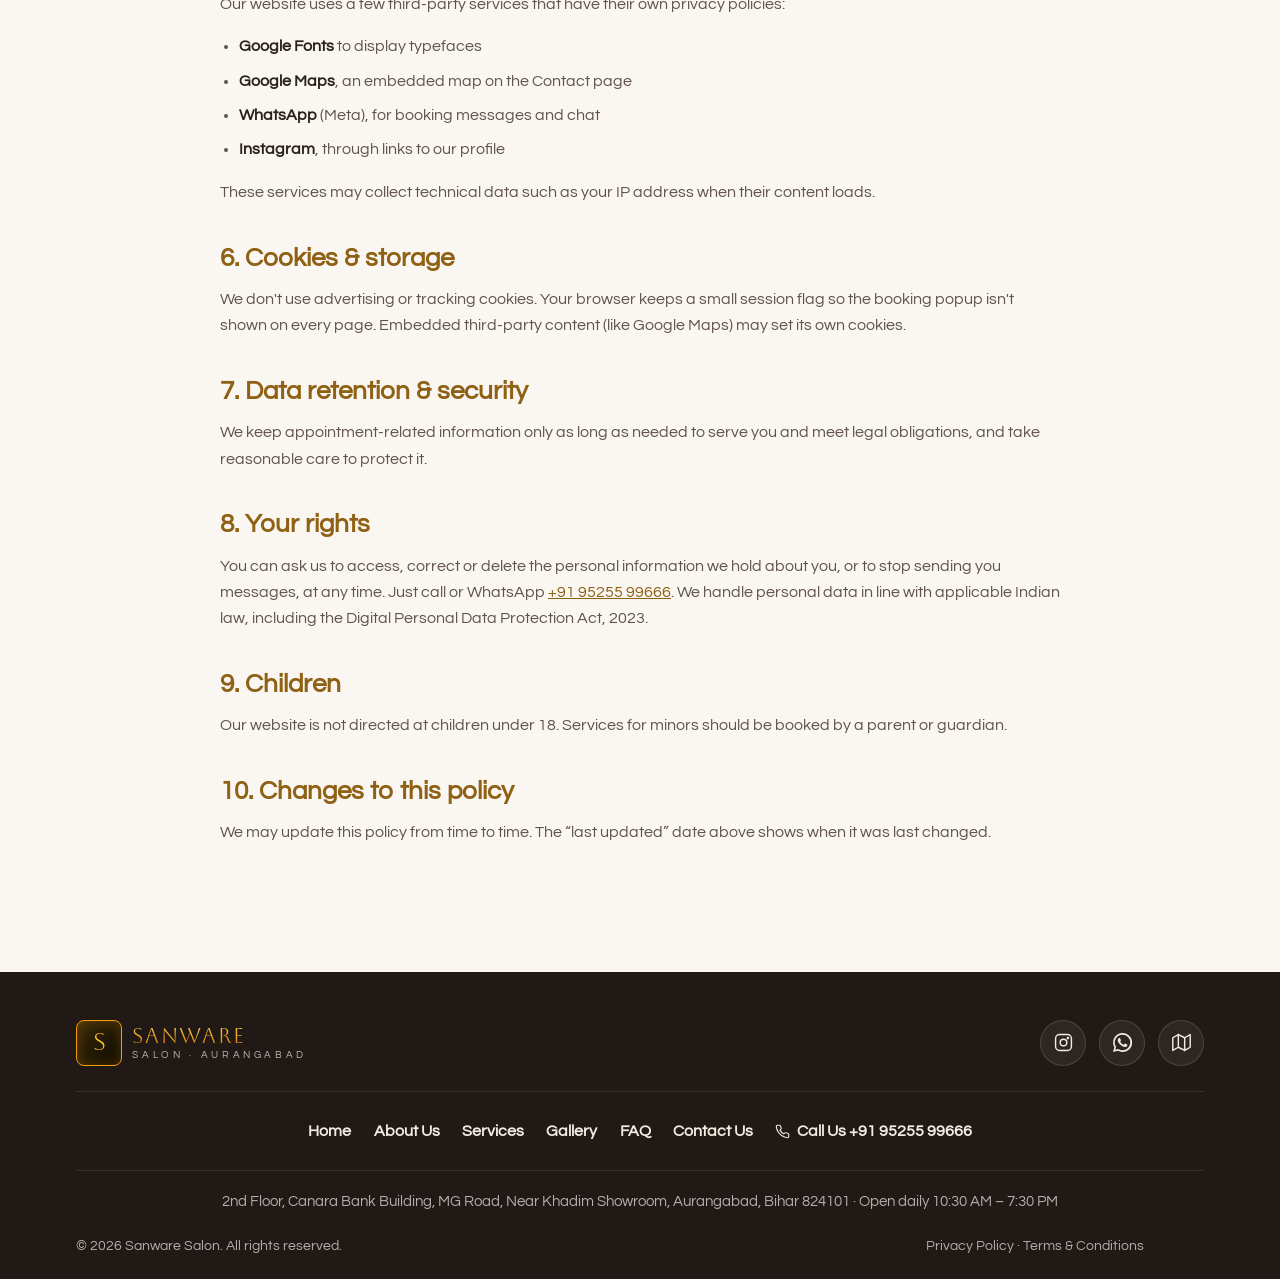
<file: privacy-policy.html>
<!doctype html>
<html lang="en">
<head>
  <meta charset="UTF-8">
  <meta name="viewport" content="width=device-width, initial-scale=1.0">
  <title>Privacy Policy | Sanware Salon</title>
  <meta name="description" content="Privacy Policy for Sanware Salon, Aurangabad, Bihar.">
  <meta name="theme-color" content="#000000">
  <link rel="canonical" href="privacy-policy.html">
  <meta property="og:type" content="website">
  <meta property="og:title" content="Privacy Policy | Sanware Salon">
  <meta property="og:description" content="Privacy Policy for Sanware Salon, Aurangabad, Bihar.">
  <meta property="og:image" content="assets/img/og-image.jpg">
  <link rel="icon" href="assets/img/favicon.svg" type="image/svg+xml">
  <link rel="preconnect" href="https://fonts.googleapis.com">
  <link rel="preconnect" href="https://fonts.gstatic.com" crossorigin>
  <link href="https://fonts.googleapis.com/css2?family=Aboreto&family=Questrial&display=swap" rel="stylesheet">
  <link rel="stylesheet" href="assets/css/style.css">
  <link rel="stylesheet" href="assets/css/theme-light.css">
</head>
<body>
  <header class="site-header">
    <div class="container nav">
      <a href="index.html" class="logo" aria-label="Sanware Salon home">
        <span class="logo-mark">S</span>
        <span class="logo-text"><b>SANWARE</b><small>Salon · Aurangabad</small></span>
      </a>
      <nav class="nav-pill" aria-label="Main">
          <a href="index.html">Home</a>
          <a href="about.html">About Us</a>
          <a href="services.html">Services</a>
          <a href="gallery.html">Gallery</a>
          <a href="faq.html">FAQ</a>
          <a href="contact.html">Contact Us</a>
      </nav>
      <button class="menu-btn" aria-label="Open menu" aria-expanded="false" aria-controls="mobile-nav"><span></span><span></span><span></span></button>
    </div>
  </header>
  <nav class="mobile-nav" id="mobile-nav" aria-label="Mobile">
    <a href="index.html">Home</a>
    <a href="about.html">About Us</a>
    <a href="services.html">Services</a>
    <a href="gallery.html">Gallery</a>
    <a href="faq.html">FAQ</a>
    <a href="contact.html">Contact Us</a>
    <a class="call" href="tel:+919525599666">Call +91 95255 99666</a>
  </nav>

  <main>

  <section class="banner">
    <div class="bg"><img src="assets/img/interior.webp" alt=""></div>
    <div class="container">
      <h1>PRIVACY POLICY</h1>
      <p class="sub">How we handle your information</p>
    </div>
  </section>

  <section>
    <div class="container">
      <article class="legal reveal">
        <p class="updated">Last updated: 27 October 2026</p>
        <h2>1. Who we are</h2>
<p>This website is operated by Sanware Salon (“we”, “us”), 2nd Floor, Canara Bank Building, MG Road, Near Khadim Showroom, Aurangabad, Bihar 824101. Phone/WhatsApp: <a href="tel:+919525599666">+91 95255 99666</a>.</p>
        <h2>2. Information we collect</h2>
<p>This website has no user accounts and does not store personal data on a server. We may receive information when you:</p><ul><li><strong>Use a booking form:</strong> the details you enter (name, phone, service, preferred date, message) are placed into a WhatsApp message on your own device. Nothing is sent until you choose to send it on WhatsApp.</li><li><strong>Call or message us:</strong> we receive your phone number and any information you share.</li><li><strong>Visit the salon:</strong> we may note your name, phone number and service history to serve you better (for example skin or hair sensitivities).</li></ul>
        <h2>3. How we use your information</h2>
<ul><li>To confirm, reschedule or remind you about appointments</li><li>To provide services safely, for example noting allergies or skin sensitivities</li><li>To answer your questions and send quotes or price lists you request</li><li>Occasionally, to share offers, only if you've agreed to receive them</li></ul><p>We do not sell or rent your personal information to anyone.</p>
        <h2>4. Photographs</h2>
<p>We may photograph completed looks for our portfolio, website and social media <strong>only with your consent</strong>. If you'd like a photo of you removed, contact us and we'll take it down promptly.</p>
        <h2>5. Third-party services</h2>
<p>Our website uses a few third-party services that have their own privacy policies:</p><ul><li><strong>Google Fonts</strong> to display typefaces</li><li><strong>Google Maps</strong>, an embedded map on the Contact page</li><li><strong>WhatsApp</strong> (Meta), for booking messages and chat</li><li><strong>Instagram</strong>, through links to our profile</li></ul><p>These services may collect technical data such as your IP address when their content loads.</p>
        <h2>6. Cookies &amp; storage</h2>
<p>We don't use advertising or tracking cookies. Your browser keeps a small session flag so the booking popup isn't shown on every page. Embedded third-party content (like Google Maps) may set its own cookies.</p>
        <h2>7. Data retention &amp; security</h2>
<p>We keep appointment-related information only as long as needed to serve you and meet legal obligations, and take reasonable care to protect it.</p>
        <h2>8. Your rights</h2>
<p>You can ask us to access, correct or delete the personal information we hold about you, or to stop sending you messages, at any time. Just call or WhatsApp <a href="tel:+919525599666">+91 95255 99666</a>. We handle personal data in line with applicable Indian law, including the Digital Personal Data Protection Act, 2023.</p>
        <h2>9. Children</h2>
<p>Our website is not directed at children under 18. Services for minors should be booked by a parent or guardian.</p>
        <h2>10. Changes to this policy</h2>
<p>We may update this policy from time to time. The “last updated” date above shows when it was last changed.</p>
      </article>
    </div>
  </section>
  </main>

  <footer class="site-footer">
    <div class="container">
      <div class="f-top">
        <a href="index.html" class="logo" aria-label="Sanware Salon home">
        <span class="logo-mark">S</span>
        <span class="logo-text"><b>SANWARE</b><small>Salon · Aurangabad</small></span>
      </a>
        <div class="f-soc">
          <a href="https://www.instagram.com/sanwaresalon/" target="_blank" rel="noopener" aria-label="Instagram"><svg viewBox="0 0 24 24" fill="none" stroke="currentColor" stroke-width="1.8" stroke-linecap="round" stroke-linejoin="round" aria-hidden="true"><rect x="2" y="2" width="20" height="20" rx="5"/><circle cx="12" cy="12" r="4.2"/><circle cx="17.6" cy="6.4" r=".8" fill="currentColor"/></svg></a>
          <a href="https://wa.me/919525599666?text=Hello%20Sanware%20Salon!%20I%27d%20like%20to%20book%20an%20appointment." target="_blank" rel="noopener" aria-label="WhatsApp"><svg viewBox="0 0 24 24" fill="currentColor" aria-hidden="true"><path d="M17.5 14.4c-.3-.1-1.8-.9-2-1-.3-.1-.5-.1-.7.1-.2.3-.8 1-.9 1.2-.2.2-.3.2-.6.1-.3-.1-1.3-.5-2.4-1.5-.9-.8-1.5-1.8-1.7-2.1-.2-.3 0-.5.1-.6l.4-.5c.1-.2.2-.3.3-.5.1-.2 0-.4 0-.5l-.9-2.2c-.2-.6-.5-.5-.7-.5h-.6c-.2 0-.5.1-.8.4-.3.3-1 1-1 2.5s1.1 2.9 1.2 3.1c.1.2 2.1 3.2 5.1 4.5.7.3 1.3.5 1.7.6.7.2 1.4.2 1.9.1.6-.1 1.8-.7 2-1.4.2-.7.2-1.3.2-1.4-.1-.1-.3-.2-.6-.3zM12 21.8c-1.8 0-3.5-.5-5-1.4l-.4-.2-3.7 1 1-3.6-.2-.4A9.8 9.8 0 0 1 12 2.2a9.8 9.8 0 0 1 9.8 9.8c0 5.4-4.4 9.8-9.8 9.8zM12 0a12 12 0 0 0-10.3 18l-1.7 6 6.2-1.6A12 12 0 1 0 12 0z"/></svg></a>
          <a href="https://maps.google.com/?cid=13769667887899158995" target="_blank" rel="noopener" aria-label="Google Maps"><svg viewBox="0 0 24 24" fill="none" stroke="currentColor" stroke-width="1.8" stroke-linecap="round" stroke-linejoin="round" aria-hidden="true"><path d="M1 6v16l7-4 8 4 7-4V2l-7 4-8-4-7 4z"/><path d="M8 2v16M16 6v16"/></svg></a>
        </div>
      </div>
      <div class="f-links">
        <a href="index.html">Home</a><a href="about.html">About Us</a><a href="services.html">Services</a><a href="gallery.html">Gallery</a><a href="faq.html">FAQ</a><a href="contact.html">Contact Us</a>
        <a href="tel:+919525599666"><svg viewBox="0 0 24 24" fill="none" stroke="currentColor" stroke-width="1.8" stroke-linecap="round" stroke-linejoin="round" aria-hidden="true"><path d="M22 16.9v3a2 2 0 0 1-2.2 2 19.8 19.8 0 0 1-8.6-3.1 19.5 19.5 0 0 1-6-6A19.8 19.8 0 0 1 2.1 4.2 2 2 0 0 1 4.1 2h3a2 2 0 0 1 2 1.7c.1.9.4 1.8.7 2.7a2 2 0 0 1-.5 2.1L8 9.8a16 16 0 0 0 6 6l1.3-1.3a2 2 0 0 1 2.1-.4c.9.3 1.8.6 2.7.7a2 2 0 0 1 1.7 2z"/></svg> Call Us +91 95255 99666</a>
      </div>
      <p class="f-addr">2nd Floor, Canara Bank Building, MG Road, Near Khadim Showroom, Aurangabad, Bihar 824101 · Open daily 10:30 AM – 7:30 PM</p>
      <div class="f-bottom">
        <span>© <span data-year>2026</span> Sanware Salon. All rights reserved.</span>
        <span><a href="privacy-policy.html">Privacy Policy</a> · <a href="terms.html">Terms &amp; Conditions</a></span>
      </div>
    </div>
  </footer>

  <div class="modal" aria-hidden="true" role="dialog" aria-modal="true" aria-labelledby="modal-title">
    <div class="modal-box">
      <button class="modal-close" aria-label="Close">✕</button>
      <h3 id="modal-title">BOOK YOUR SLOT</h3>
      <div class="bar"></div>
      <p class="lead">Share your details for a quick booking</p>
      <form data-whatsapp>
        <div class="icon-field"><label for="m-name">Your Name</label><div class="box"><svg viewBox="0 0 24 24" fill="currentColor" aria-hidden="true"><circle cx="12" cy="8" r="4.5"/><path d="M3.5 21a8.5 8.5 0 0 1 17 0z"/></svg><input id="m-name" name="name" placeholder="Enter your name" required autocomplete="name"></div></div>
        <div class="icon-field"><label for="m-phone">Phone Number</label><div class="box"><svg viewBox="0 0 24 24" fill="none" stroke="currentColor" stroke-width="1.8" stroke-linecap="round" stroke-linejoin="round" aria-hidden="true"><path d="M22 16.9v3a2 2 0 0 1-2.2 2 19.8 19.8 0 0 1-8.6-3.1 19.5 19.5 0 0 1-6-6A19.8 19.8 0 0 1 2.1 4.2 2 2 0 0 1 4.1 2h3a2 2 0 0 1 2 1.7c.1.9.4 1.8.7 2.7a2 2 0 0 1-.5 2.1L8 9.8a16 16 0 0 0 6 6l1.3-1.3a2 2 0 0 1 2.1-.4c.9.3 1.8.6 2.7.7a2 2 0 0 1 1.7 2z"/></svg><input id="m-phone" name="phone" type="tel" inputmode="tel" placeholder="Enter your phone number" autocomplete="tel"></div></div>
        <div class="icon-field"><label for="m-service">Service (Optional)</label><div class="box"><svg viewBox="0 0 24 24" fill="none" stroke="currentColor" stroke-width="1.8" stroke-linecap="round" stroke-linejoin="round" aria-hidden="true"><circle cx="6" cy="6" r="3"/><circle cx="6" cy="18" r="3"/><path d="M20 4L8.1 15.9M14.5 14.5L20 20M8.1 8.1L12 12"/></svg><select id="m-service" name="service">
              <option value="">Choose a service</option>
              <option>Bridal Makeup</option>
              <option>Bridal Trial</option>
              <option>Party / Engagement Makeup</option>
              <option>Hair Straightening / Smoothening</option>
              <option>Keratin / Hair Botox</option>
              <option>Haircut / Styling</option>
              <option>Hair Colour</option>
              <option>Nail Extensions</option>
              <option>Facial / Clean-up</option>
              <option>Waxing / Threading</option>
              <option>Other</option>
            </select></div></div>
        <button class="submit-amber" type="submit">Send on WhatsApp</button>
        <p class="fine">We'll confirm your appointment on WhatsApp</p>
      </form>
    </div>
  </div>

  <button class="fab-enquire" id="enquireToggle" type="button" aria-expanded="false" aria-controls="enquirePanel"><svg viewBox="0 0 24 24" fill="none" stroke="currentColor" stroke-width="1.8" stroke-linecap="round" stroke-linejoin="round" aria-hidden="true"><path d="M21 11.5a8.4 8.4 0 0 1-9 8.4 8.6 8.6 0 0 1-3.8-.9L3 21l1.9-5A8.4 8.4 0 0 1 12 3a8.5 8.5 0 0 1 9 8.5z"/></svg><span>Enquire</span></button>
  <div class="enquire-panel" id="enquirePanel" role="dialog" aria-labelledby="enquireTitle" hidden>
    <button class="enquire-panel__close" id="enquireClose" type="button" aria-label="Close"><svg viewBox="0 0 24 24" fill="none" stroke="currentColor" stroke-width="2.4" stroke-linecap="round" stroke-linejoin="round" aria-hidden="true"><path d="M18 6L6 18M6 6l12 12"/></svg></button>
    <b class="enquire-panel__title" id="enquireTitle">Enquire with us</b>
    <p class="enquire-panel__lede">Choose how you'd like to reach Sanware Salon.</p>
    <div class="enquire-panel__list">
      <a class="enquire-opt" href="tel:+919525599666"><span class="enquire-opt__icon enquire-opt__icon--call"><svg viewBox="0 0 24 24" fill="none" stroke="currentColor" stroke-width="1.8" stroke-linecap="round" stroke-linejoin="round" aria-hidden="true"><path d="M22 16.9v3a2 2 0 0 1-2.2 2 19.8 19.8 0 0 1-8.6-3.1 19.5 19.5 0 0 1-6-6A19.8 19.8 0 0 1 2.1 4.2 2 2 0 0 1 4.1 2h3a2 2 0 0 1 2 1.7c.1.9.4 1.8.7 2.7a2 2 0 0 1-.5 2.1L8 9.8a16 16 0 0 0 6 6l1.3-1.3a2 2 0 0 1 2.1-.4c.9.3 1.8.6 2.7.7a2 2 0 0 1 1.7 2z"/></svg></span><span class="enquire-opt__copy">Call us<small>+91 95255 99666</small></span></a>
      <a class="enquire-opt" href="https://wa.me/919525599666?text=Hello%20Sanware%20Salon!%20I%27d%20like%20to%20book%20an%20appointment." target="_blank" rel="noopener"><span class="enquire-opt__icon enquire-opt__icon--whatsapp"><svg viewBox="0 0 24 24" fill="currentColor" aria-hidden="true"><path d="M17.5 14.4c-.3-.1-1.8-.9-2-1-.3-.1-.5-.1-.7.1-.2.3-.8 1-.9 1.2-.2.2-.3.2-.6.1-.3-.1-1.3-.5-2.4-1.5-.9-.8-1.5-1.8-1.7-2.1-.2-.3 0-.5.1-.6l.4-.5c.1-.2.2-.3.3-.5.1-.2 0-.4 0-.5l-.9-2.2c-.2-.6-.5-.5-.7-.5h-.6c-.2 0-.5.1-.8.4-.3.3-1 1-1 2.5s1.1 2.9 1.2 3.1c.1.2 2.1 3.2 5.1 4.5.7.3 1.3.5 1.7.6.7.2 1.4.2 1.9.1.6-.1 1.8-.7 2-1.4.2-.7.2-1.3.2-1.4-.1-.1-.3-.2-.6-.3zM12 21.8c-1.8 0-3.5-.5-5-1.4l-.4-.2-3.7 1 1-3.6-.2-.4A9.8 9.8 0 0 1 12 2.2a9.8 9.8 0 0 1 9.8 9.8c0 5.4-4.4 9.8-9.8 9.8zM12 0a12 12 0 0 0-10.3 18l-1.7 6 6.2-1.6A12 12 0 1 0 12 0z"/></svg></span><span class="enquire-opt__copy">WhatsApp<small>Chat or send a booking</small></span></a>
      <a class="enquire-opt" href="https://www.instagram.com/sanwaresalon/" target="_blank" rel="noopener"><span class="enquire-opt__icon enquire-opt__icon--insta"><svg viewBox="0 0 24 24" fill="none" stroke="currentColor" stroke-width="1.8" stroke-linecap="round" stroke-linejoin="round" aria-hidden="true"><rect x="2" y="2" width="20" height="20" rx="5"/><circle cx="12" cy="12" r="4.2"/><circle cx="17.6" cy="6.4" r=".8" fill="currentColor"/></svg></span><span class="enquire-opt__copy">Instagram<small>@sanwaresalon</small></span></a>
      <a class="enquire-opt" href="https://maps.google.com/?cid=13769667887899158995" target="_blank" rel="noopener"><span class="enquire-opt__icon enquire-opt__icon--map"><svg viewBox="0 0 24 24" fill="currentColor" aria-hidden="true"><path d="M12 2a7 7 0 0 0-7 7c0 5.3 7 13 7 13s7-7.7 7-13a7 7 0 0 0-7-7zm0 9.5A2.5 2.5 0 1 1 12 6.5a2.5 2.5 0 0 1 0 5z"/></svg></span><span class="enquire-opt__copy">Visit us<small>MG Road, near Khadim Showroom</small></span></a>
    </div>
    <small class="enquire-panel__foot">Open daily · 10:30 AM – 7:30 PM</small>
  </div>
  <button class="to-top" aria-label="Back to top"><svg viewBox="0 0 24 24" fill="none" stroke="currentColor" stroke-width="2.2" stroke-linecap="round" stroke-linejoin="round" aria-hidden="true"><path d="M12 19V5M6 11l6-6 6 6"/></svg></button>
  <script src="assets/js/main.js"></script>
</body>
</html>
</file>
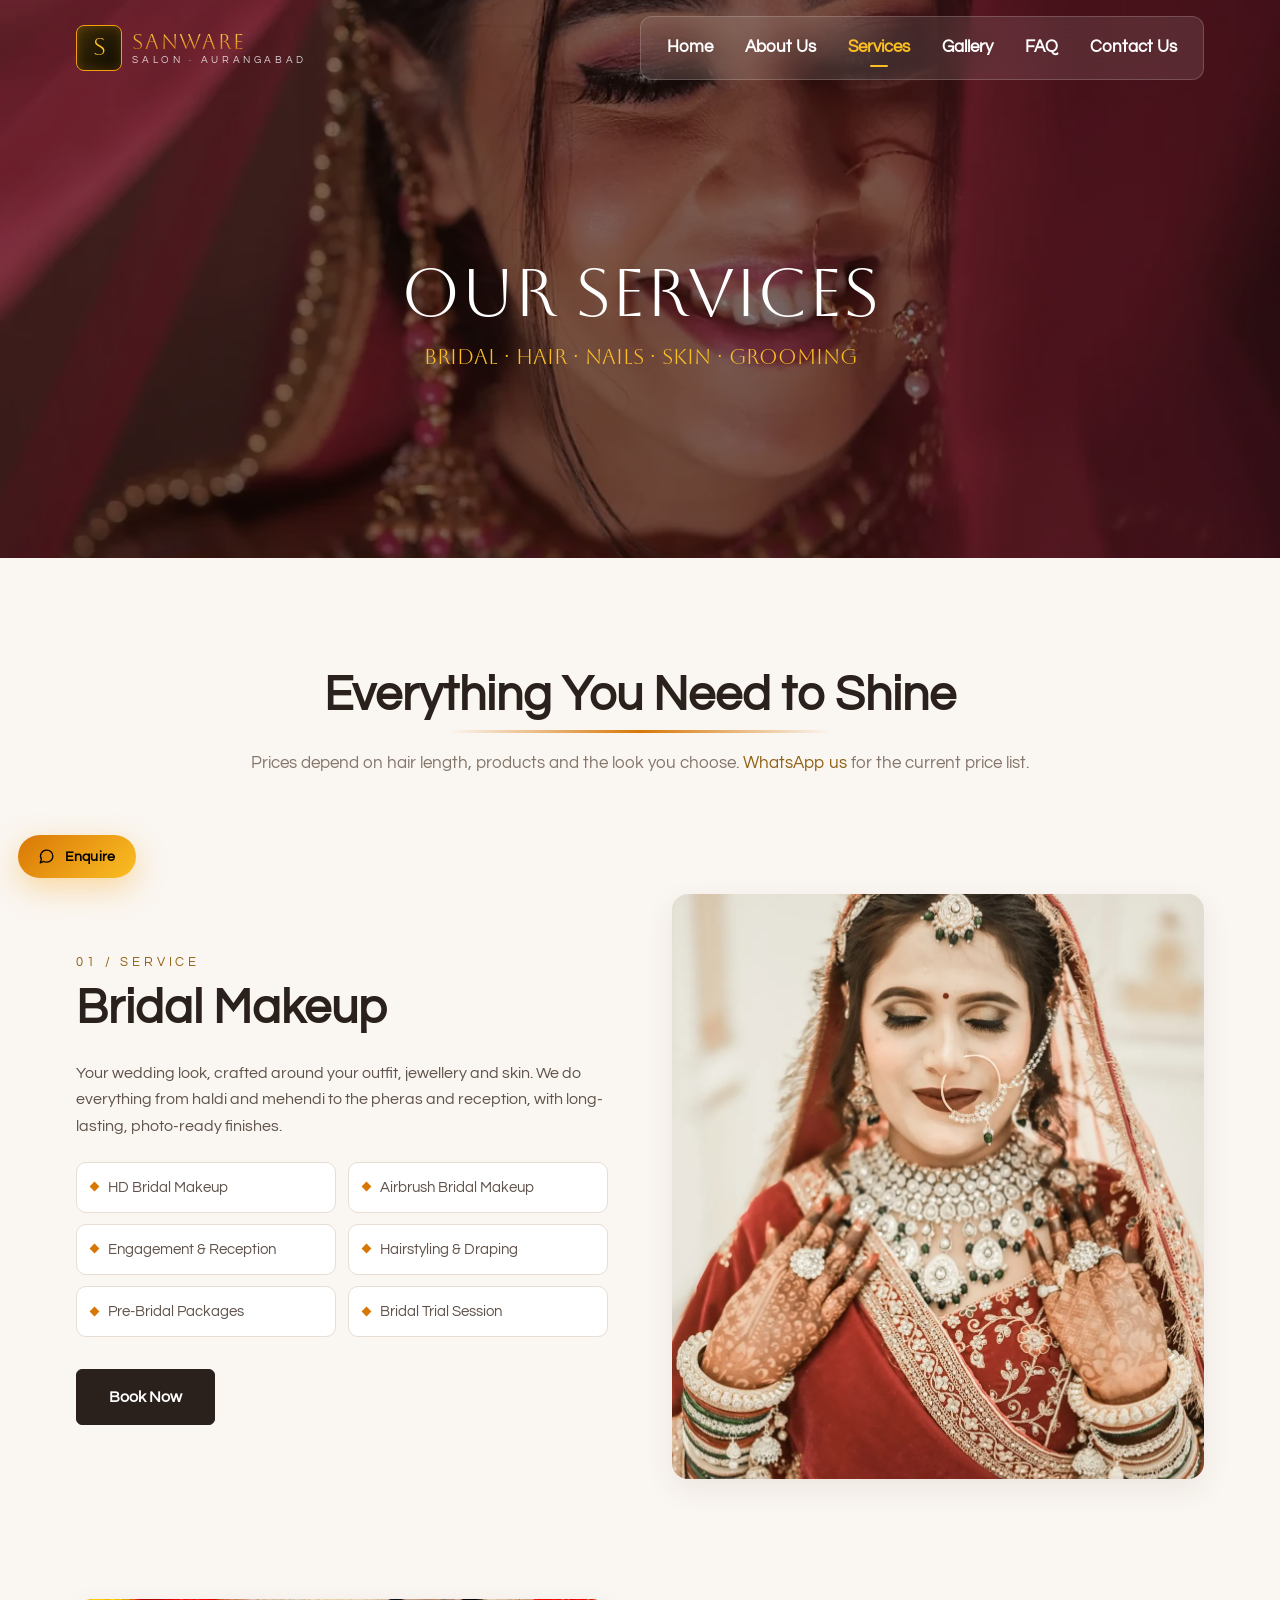
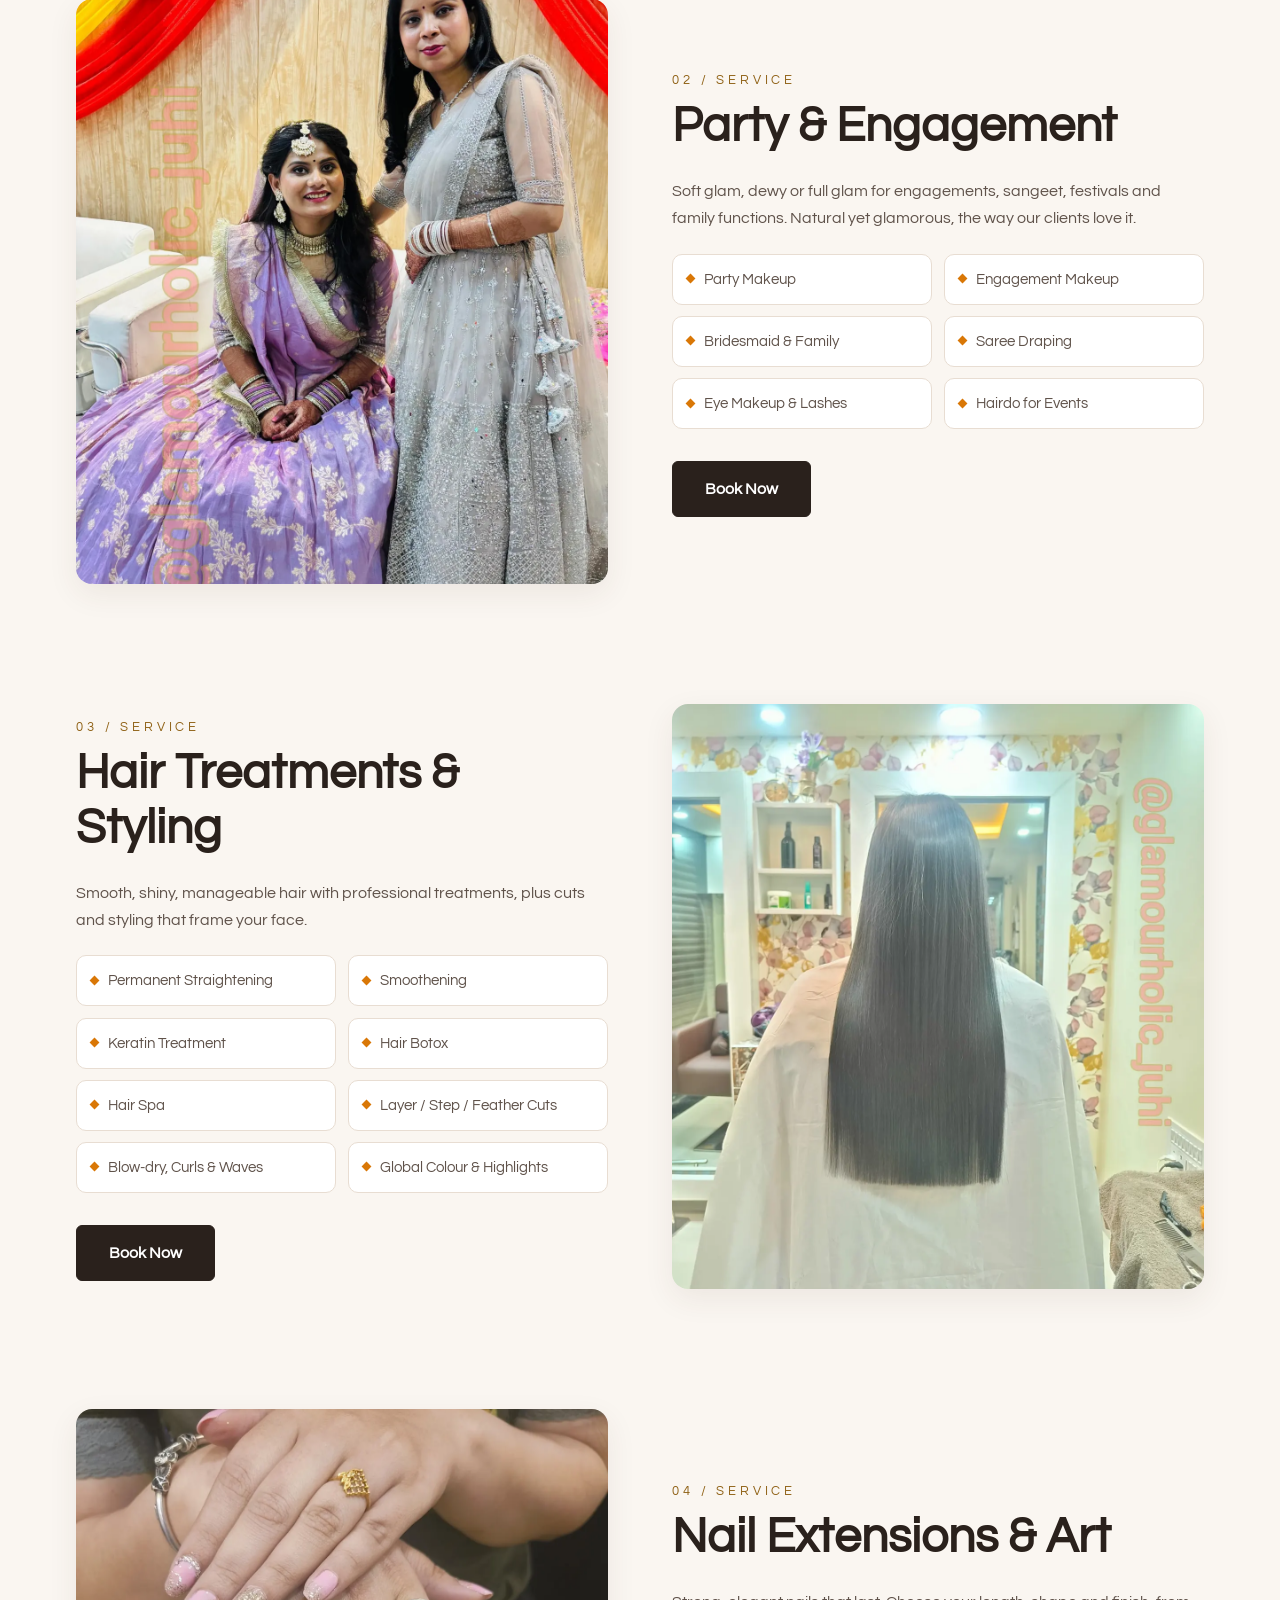
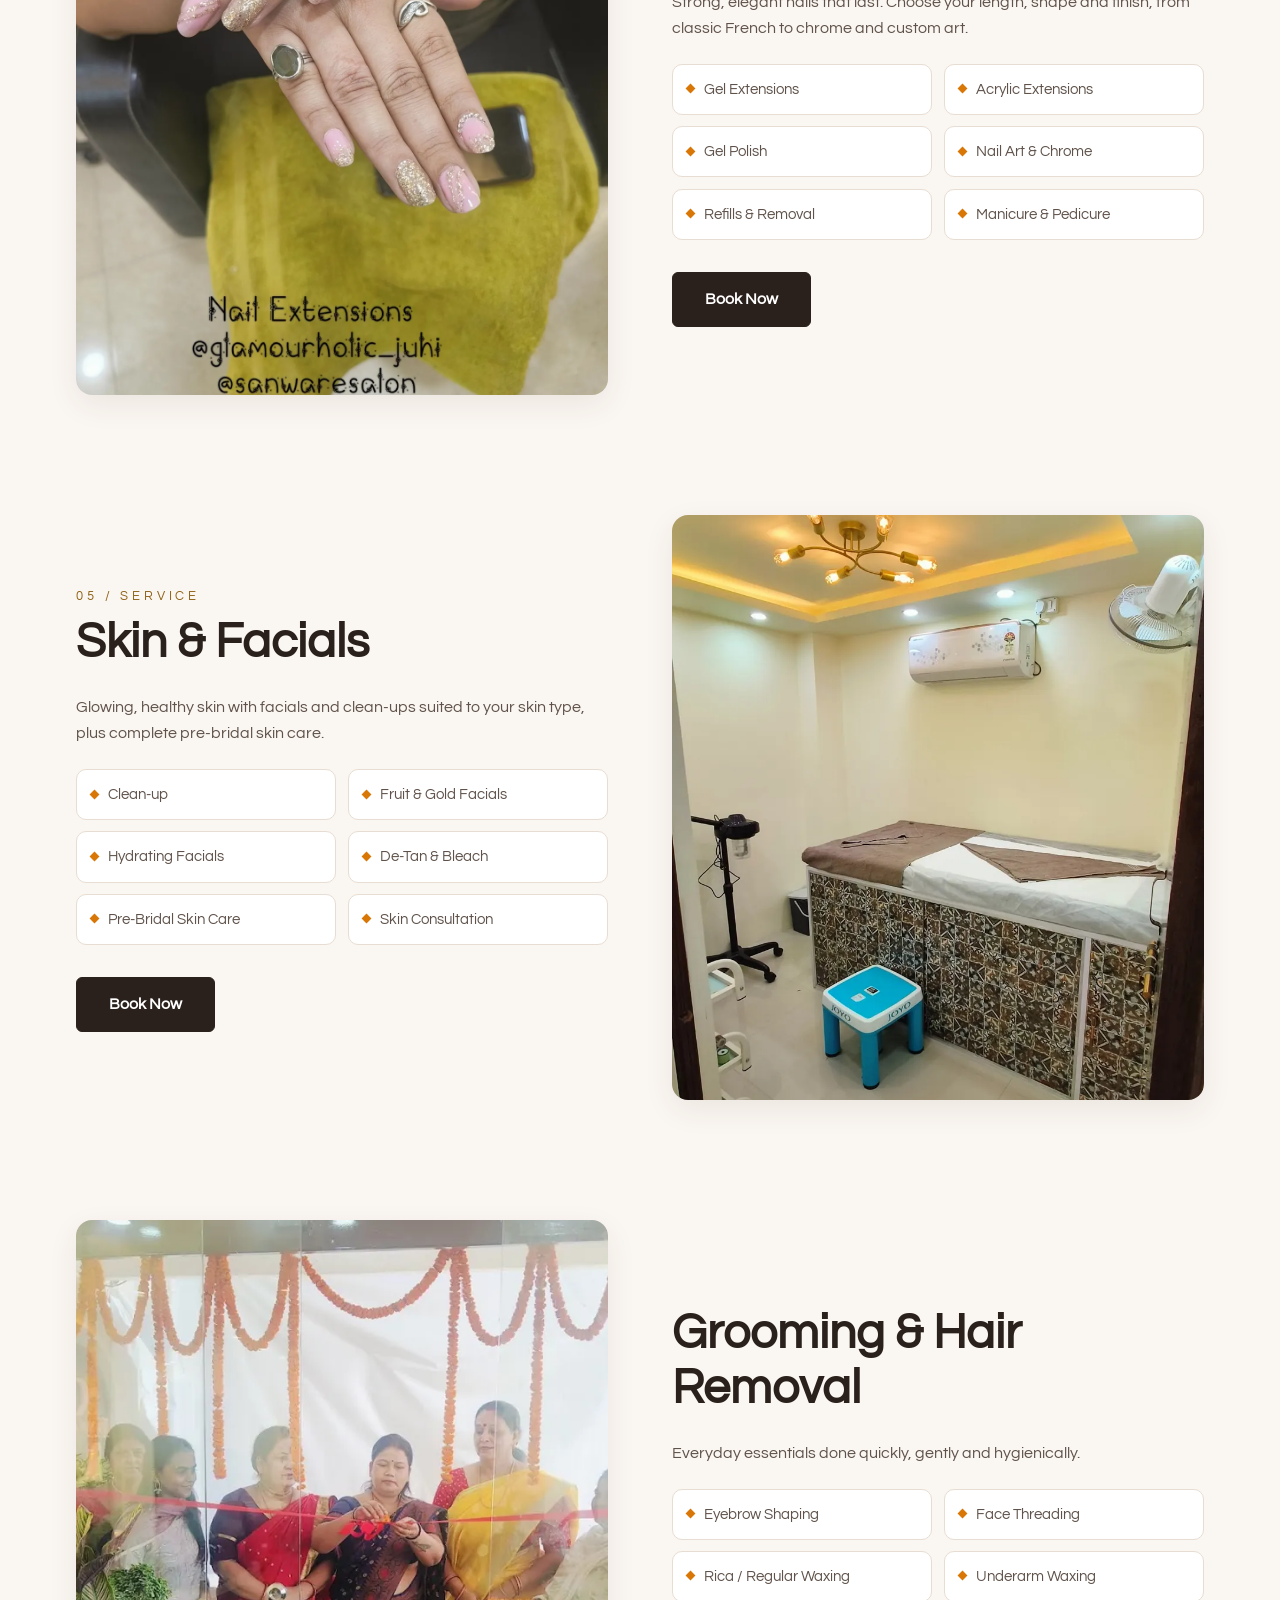
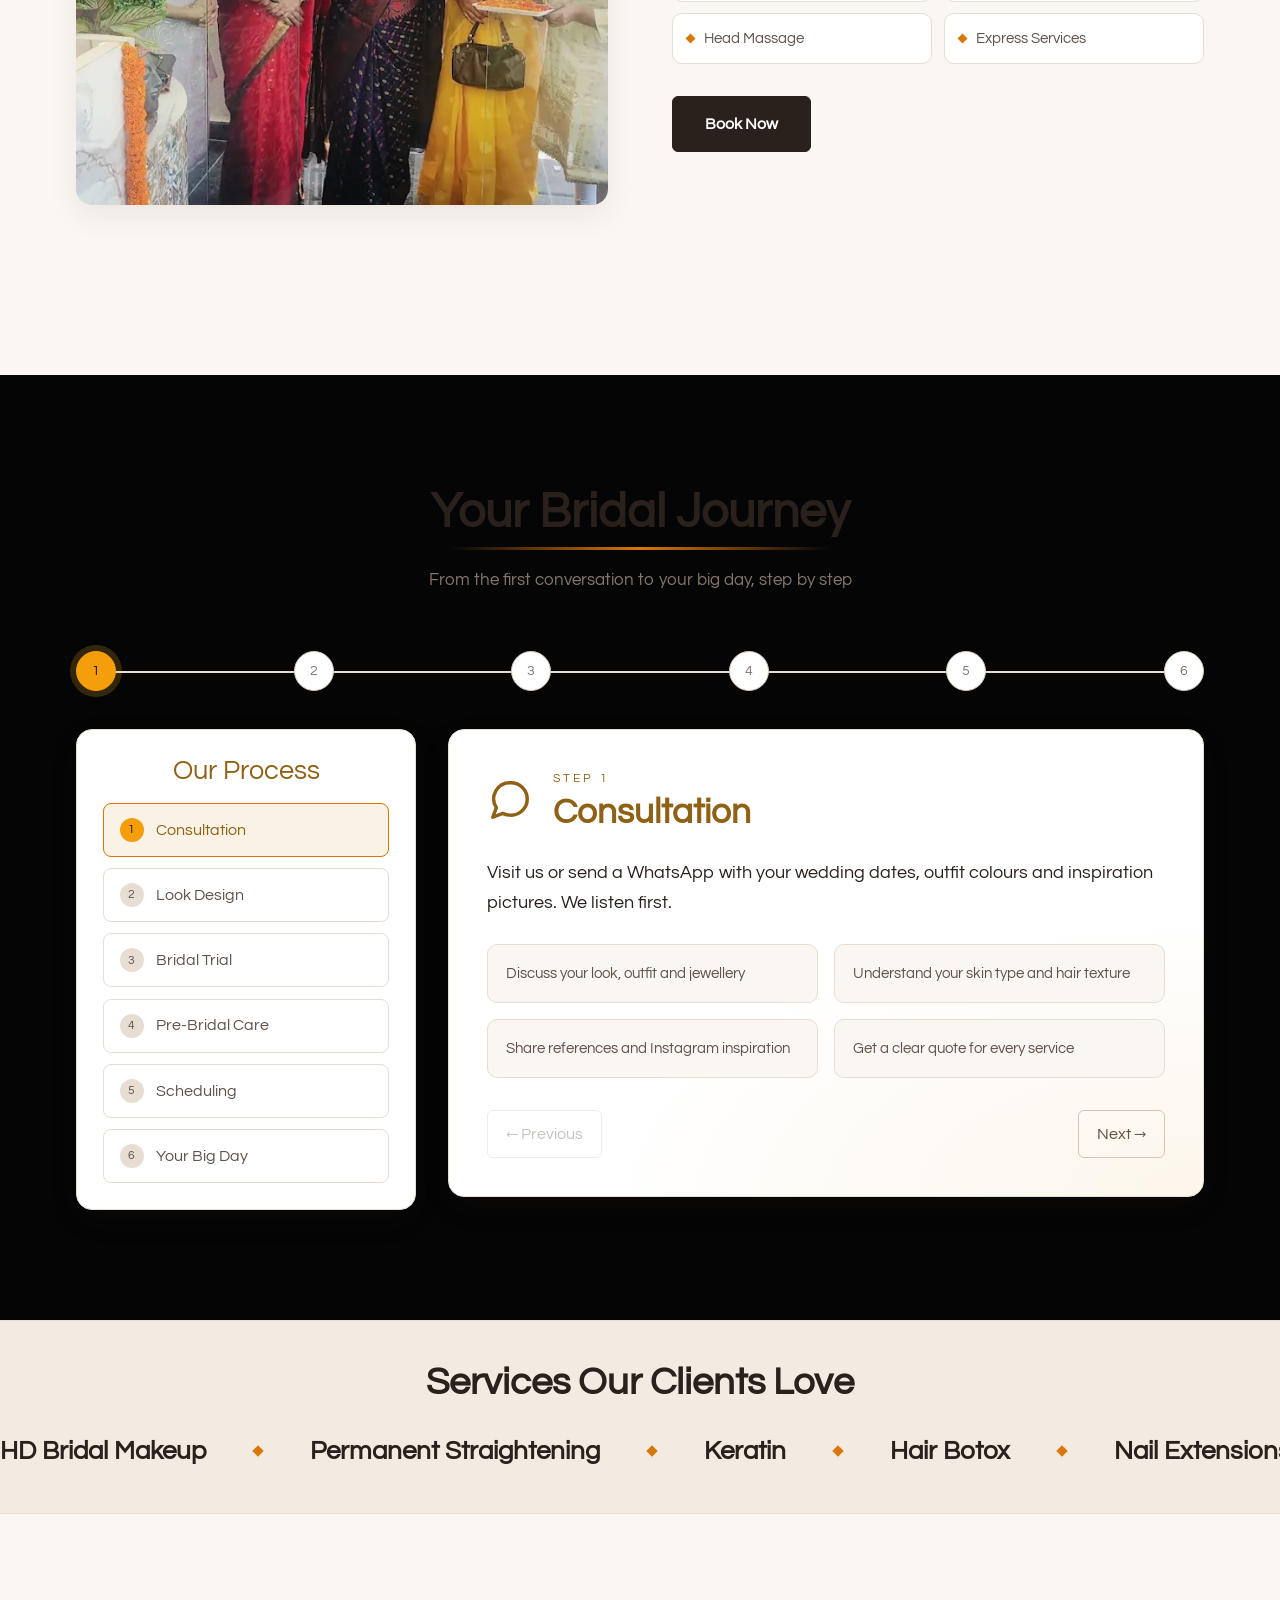
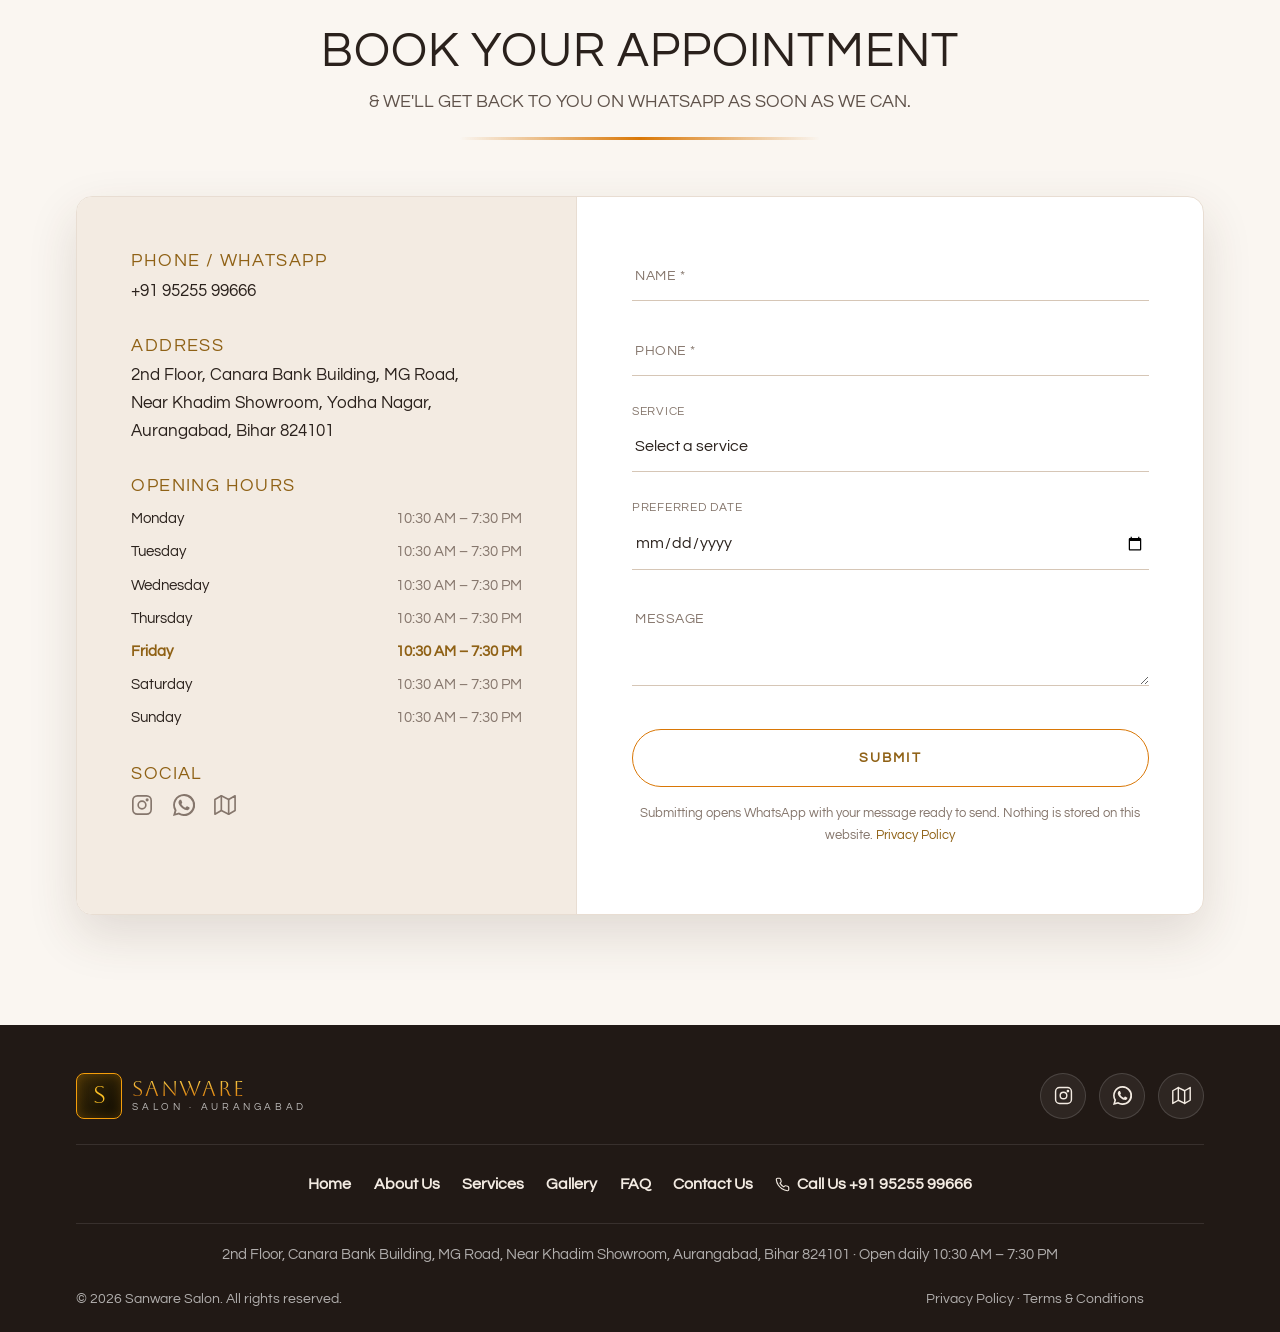
<file: services.html>
<!doctype html>
<html lang="en">
<head>
  <meta charset="UTF-8">
  <meta name="viewport" content="width=device-width, initial-scale=1.0">
  <title>Services | Bridal Makeup, Hair, Nails & Skin | Sanware Salon Aurangabad</title>
  <meta name="description" content="Explore Sanware Salon services in Aurangabad, Bihar: HD bridal makeup, party makeup, permanent hair straightening, keratin, hair botox, nail extensions, facials and waxing.">
  <meta name="theme-color" content="#000000">
  <link rel="canonical" href="services.html">
  <meta property="og:type" content="website">
  <meta property="og:title" content="Services | Bridal Makeup, Hair, Nails & Skin | Sanware Salon Aurangabad">
  <meta property="og:description" content="Explore Sanware Salon services in Aurangabad, Bihar: HD bridal makeup, party makeup, permanent hair straightening, keratin, hair botox, nail extensions, facials and waxing.">
  <meta property="og:image" content="assets/img/og-image.jpg">
  <link rel="icon" href="assets/img/favicon.svg" type="image/svg+xml">
  <link rel="preconnect" href="https://fonts.googleapis.com">
  <link rel="preconnect" href="https://fonts.gstatic.com" crossorigin>
  <link href="https://fonts.googleapis.com/css2?family=Aboreto&family=Questrial&display=swap" rel="stylesheet">
  <link rel="stylesheet" href="assets/css/style.css">
  <link rel="stylesheet" href="assets/css/theme-light.css">
</head>
<body>
  <header class="site-header">
    <div class="container nav">
      <a href="index.html" class="logo" aria-label="Sanware Salon home">
        <span class="logo-mark">S</span>
        <span class="logo-text"><b>SANWARE</b><small>Salon · Aurangabad</small></span>
      </a>
      <nav class="nav-pill" aria-label="Main">
          <a href="index.html">Home</a>
          <a href="about.html">About Us</a>
          <a href="services.html" class="active" aria-current="page">Services</a>
          <a href="gallery.html">Gallery</a>
          <a href="faq.html">FAQ</a>
          <a href="contact.html">Contact Us</a>
      </nav>
      <button class="menu-btn" aria-label="Open menu" aria-expanded="false" aria-controls="mobile-nav"><span></span><span></span><span></span></button>
    </div>
  </header>
  <nav class="mobile-nav" id="mobile-nav" aria-label="Mobile">
    <a href="index.html">Home</a>
    <a href="about.html">About Us</a>
    <a href="services.html" class="active">Services</a>
    <a href="gallery.html">Gallery</a>
    <a href="faq.html">FAQ</a>
    <a href="contact.html">Contact Us</a>
    <a class="call" href="tel:+919525599666">Call +91 95255 99666</a>
  </nav>

  <main>

  <section class="banner">
    <div class="bg"><img src="assets/img/hero-bride.webp" alt=""></div>
    <div class="container">
      <h1>OUR SERVICES</h1>
      <p class="sub">Bridal · Hair · Nails · Skin · Grooming</p>
    </div>
  </section>

  <section>
    <div class="container">
      <div class="s-head reveal">
        <h2>Everything You Need to Shine</h2>
        <div class="bar"></div>
        <p>Prices depend on hair length, products and the look you choose. <a class="amber" href="https://wa.me/919525599666?text=Hello%20Sanware%20Salon!%20I%27d%20like%20to%20book%20an%20appointment." target="_blank" rel="noopener">WhatsApp us</a> for the current price list.</p>
      </div>
      <div class="svc-row" id="bridal">
        <div class="svc-media reveal left"><img src="assets/img/bridal-7.webp" alt="Bridal Makeup at Sanware Salon" loading="lazy"></div>
        <div>
          <span class="num reveal">01 / SERVICE</span>
          <h2 class="reveal">Bridal Makeup</h2>
          <p class="reveal">Your wedding look, crafted around your outfit, jewellery and skin. We do everything from haldi and mehendi to the pheras and reception, with long-lasting, photo-ready finishes.</p>
          <ul class="svc-list" data-stagger="0.05"><li>HD Bridal Makeup</li><li>Airbrush Bridal Makeup</li><li>Engagement &amp; Reception</li><li>Hairstyling &amp; Draping</li><li>Pre-Bridal Packages</li><li>Bridal Trial Session</li></ul>
          <a class="btn btn-white reveal" href="#book" data-open-modal>Book Now</a>
        </div>
      </div>
      <div class="svc-row" id="party">
        <div class="svc-media reveal right"><img src="assets/img/party-6.webp" alt="Party &amp; Engagement at Sanware Salon" loading="lazy"></div>
        <div>
          <span class="num reveal">02 / SERVICE</span>
          <h2 class="reveal">Party &amp; Engagement</h2>
          <p class="reveal">Soft glam, dewy or full glam for engagements, sangeet, festivals and family functions. Natural yet glamorous, the way our clients love it.</p>
          <ul class="svc-list" data-stagger="0.05"><li>Party Makeup</li><li>Engagement Makeup</li><li>Bridesmaid &amp; Family</li><li>Saree Draping</li><li>Eye Makeup &amp; Lashes</li><li>Hairdo for Events</li></ul>
          <a class="btn btn-white reveal" href="#book" data-open-modal>Book Now</a>
        </div>
      </div>
      <div class="svc-row" id="hair">
        <div class="svc-media reveal left"><img src="assets/img/hair-7.webp" alt="Hair Treatments &amp; Styling at Sanware Salon" loading="lazy"></div>
        <div>
          <span class="num reveal">03 / SERVICE</span>
          <h2 class="reveal">Hair Treatments &amp; Styling</h2>
          <p class="reveal">Smooth, shiny, manageable hair with professional treatments, plus cuts and styling that frame your face.</p>
          <ul class="svc-list" data-stagger="0.05"><li>Permanent Straightening</li><li>Smoothening</li><li>Keratin Treatment</li><li>Hair Botox</li><li>Hair Spa</li><li>Layer / Step / Feather Cuts</li><li>Blow-dry, Curls &amp; Waves</li><li>Global Colour &amp; Highlights</li></ul>
          <a class="btn btn-white reveal" href="#book" data-open-modal>Book Now</a>
        </div>
      </div>
      <div class="svc-row" id="nails">
        <div class="svc-media reveal right"><img src="assets/img/nails-3.webp" alt="Nail Extensions &amp; Art at Sanware Salon" loading="lazy"></div>
        <div>
          <span class="num reveal">04 / SERVICE</span>
          <h2 class="reveal">Nail Extensions &amp; Art</h2>
          <p class="reveal">Strong, elegant nails that last. Choose your length, shape and finish, from classic French to chrome and custom art.</p>
          <ul class="svc-list" data-stagger="0.05"><li>Gel Extensions</li><li>Acrylic Extensions</li><li>Gel Polish</li><li>Nail Art &amp; Chrome</li><li>Refills &amp; Removal</li><li>Manicure &amp; Pedicure</li></ul>
          <a class="btn btn-white reveal" href="#book" data-open-modal>Book Now</a>
        </div>
      </div>
      <div class="svc-row" id="skin">
        <div class="svc-media reveal left"><img src="assets/img/interior-2.webp" alt="Skin &amp; Facials at Sanware Salon" loading="lazy"></div>
        <div>
          <span class="num reveal">05 / SERVICE</span>
          <h2 class="reveal">Skin &amp; Facials</h2>
          <p class="reveal">Glowing, healthy skin with facials and clean-ups suited to your skin type, plus complete pre-bridal skin care.</p>
          <ul class="svc-list" data-stagger="0.05"><li>Clean-up</li><li>Fruit &amp; Gold Facials</li><li>Hydrating Facials</li><li>De-Tan &amp; Bleach</li><li>Pre-Bridal Skin Care</li><li>Skin Consultation</li></ul>
          <a class="btn btn-white reveal" href="#book" data-open-modal>Book Now</a>
        </div>
      </div>
      <div class="svc-row" id="grooming">
        <div class="svc-media reveal right"><img src="assets/img/salon-floor.webp" alt="Grooming &amp; Hair Removal at Sanware Salon" loading="lazy"></div>
        <div>
          <span class="num reveal">06 / SERVICE</span>
          <h2 class="reveal">Grooming &amp; Hair Removal</h2>
          <p class="reveal">Everyday essentials done quickly, gently and hygienically.</p>
          <ul class="svc-list" data-stagger="0.05"><li>Eyebrow Shaping</li><li>Face Threading</li><li>Rica / Regular Waxing</li><li>Underarm Waxing</li><li>Head Massage</li><li>Express Services</li></ul>
          <a class="btn btn-white reveal" href="#book" data-open-modal>Book Now</a>
        </div>
      </div>
    </div>
  </section>

  <section style="background:#050505">
    <div class="container">
      <div class="s-head reveal">
        <h2>Your Bridal Journey</h2>
        <div class="bar"></div>
        <p>From the first conversation to your big day, step by step</p>
      </div>
      <div class="stepper-line reveal"><span class="fill"></span><button aria-label="Step 1">1</button><button aria-label="Step 2">2</button><button aria-label="Step 3">3</button><button aria-label="Step 4">4</button><button aria-label="Step 5">5</button><button aria-label="Step 6">6</button></div>
      <div class="stepper reveal" data-stepper>
        <div class="step-list">
          <h3>Our Process</h3>
          <button><i>1</i>Consultation</button>
          <button><i>2</i>Look Design</button>
          <button><i>3</i>Bridal Trial</button>
          <button><i>4</i>Pre-Bridal Care</button>
          <button><i>5</i>Scheduling</button>
          <button><i>6</i>Your Big Day</button>
        </div>
        <div class="step-panel">
          <div class="step-body"></div>
          <div class="step-nav"><button class="step-prev">← Previous</button><button class="step-next">Next →</button></div>
        </div>
      </div>
      <script type="application/json" id="steps-data">[{"icon": "<svg viewBox=\"0 0 24 24\" fill=\"none\" stroke=\"currentColor\" stroke-width=\"1.8\" stroke-linecap=\"round\" stroke-linejoin=\"round\" aria-hidden=\"true\"><path d=\"M21 11.5a8.4 8.4 0 0 1-9 8.4 8.6 8.6 0 0 1-3.8-.9L3 21l1.9-5A8.4 8.4 0 0 1 12 3a8.5 8.5 0 0 1 9 8.5z\"/></svg>", "title": "Consultation", "desc": "Visit us or send a WhatsApp with your wedding dates, outfit colours and inspiration pictures. We listen first.", "points": ["Discuss your look, outfit and jewellery", "Understand your skin type and hair texture", "Share references and Instagram inspiration", "Get a clear quote for every service"]}, {"icon": "<svg viewBox=\"0 0 24 24\" fill=\"none\" stroke=\"currentColor\" stroke-width=\"1.8\" stroke-linecap=\"round\" stroke-linejoin=\"round\" aria-hidden=\"true\"><circle cx=\"13.5\" cy=\"6.5\" r=\"1\"/><circle cx=\"17.5\" cy=\"10.5\" r=\"1\"/><circle cx=\"8.5\" cy=\"7.5\" r=\"1\"/><circle cx=\"6.5\" cy=\"12.5\" r=\"1\"/><path d=\"M12 2a10 10 0 0 0 0 20c1 0 1.7-.8 1.7-1.7 0-.4-.2-.8-.4-1.1-.3-.3-.4-.7-.4-1.1 0-.9.8-1.7 1.7-1.7h2A5.6 5.6 0 0 0 22 11c0-5-4.5-9-10-9z\"/></svg>", "title": "Look Design", "desc": "Our artist plans a look that suits your face, your outfit and the time of each function.", "points": ["Shade matching for your skin tone", "Day vs night function looks", "Hairstyle and dupatta draping plan", "Product choice for long wear"]}, {"icon": "<svg viewBox=\"0 0 24 24\" fill=\"none\" stroke=\"currentColor\" stroke-width=\"1.8\" stroke-linecap=\"round\" stroke-linejoin=\"round\" aria-hidden=\"true\"><path d=\"M18.4 2.6a2 2 0 0 1 2.9 2.9L12 14.8 9.2 12z\"/><path d=\"M9.2 12c-2.6-.4-5 1.6-5 4.3 0 1.4-.7 2.6-2.2 3.2 4.6 1.3 9.6-.4 10-3.5z\"/></svg>", "title": "Bridal Trial", "desc": "A trial session to perfect your makeup and hairstyle before the big day, so there are no surprises.", "points": ["Full makeup and hair trial", "Photos in natural and studio light", "Fine-tune what you love", "Finalise accessories and flowers"]}, {"icon": "<svg viewBox=\"0 0 24 24\" fill=\"none\" stroke=\"currentColor\" stroke-width=\"1.8\" stroke-linecap=\"round\" stroke-linejoin=\"round\" aria-hidden=\"true\"><path d=\"M12 2l2.2 6.3L20.5 10.5 14.2 12.7 12 19l-2.2-6.3L3.5 10.5l6.3-2.2z\"/><path d=\"M19 15l.8 2.2L22 18l-2.2.8L19 21l-.8-2.2L16 18l2.2-.8z\"/></svg>", "title": "Pre-Bridal Care", "desc": "In the weeks before the wedding we prepare your skin, hair and nails so everything glows.", "points": ["Facials and clean-ups", "Hair spa or smoothening", "Waxing and threading", "Nail extensions and manicure"]}, {"icon": "<svg viewBox=\"0 0 24 24\" fill=\"none\" stroke=\"currentColor\" stroke-width=\"1.8\" stroke-linecap=\"round\" stroke-linejoin=\"round\" aria-hidden=\"true\"><rect x=\"3\" y=\"4\" width=\"18\" height=\"18\" rx=\"2\"/><path d=\"M16 2v4M8 2v4M3 10h18\"/></svg>", "title": "Scheduling", "desc": "We block your dates and plan timings for every function, so you're never rushed.", "points": ["Confirm dates and reporting times", "Plan for family and bridesmaid makeup", "Coordinate with your photographer", "Reminders a day before"]}, {"icon": "<svg viewBox=\"0 0 24 24\" fill=\"none\" stroke=\"currentColor\" stroke-width=\"1.8\" stroke-linecap=\"round\" stroke-linejoin=\"round\" aria-hidden=\"true\"><path d=\"M2 18h20l-2-11-5 4-3-7-3 7-5-4z\" /><path d=\"M4 21h16\"/></svg>", "title": "Your Big Day", "desc": "Relax while our artists create your final look, then step out feeling confident and radiant.", "points": ["Calm, unhurried getting-ready", "Long-lasting, photo-ready finish", "Touch-up tips for the day", "Memories you'll love forever"]}]</script>
    </div>
  </section>

  <div class="strip" aria-hidden="true">
    <h2>Services Our Clients Love</h2>
    <div class="strip-track"><span>HD Bridal Makeup</span><span>Permanent Straightening</span><span>Keratin</span><span>Hair Botox</span><span>Nail Extensions</span><span>Engagement Looks</span><span>Hair Spa</span><span>Facials</span><span>Saree Draping</span><span>HD Bridal Makeup</span><span>Permanent Straightening</span><span>Keratin</span><span>Hair Botox</span><span>Nail Extensions</span><span>Engagement Looks</span><span>Hair Spa</span><span>Facials</span><span>Saree Draping</span></div>
  </div>


  <section id="book">
    <div class="container">
      <div class="contact-title reveal">
        <h2>BOOK YOUR APPOINTMENT</h2>
        <p class="small">&amp; we'll get back to you on WhatsApp as soon as we can.</p>
        <div class="bar"></div>
      </div>
      <div class="contact-card reveal zoom">
        <div class="contact-info">
          <div class="blk"><h4>Phone / WhatsApp</h4><a href="tel:+919525599666">+91 95255 99666</a></div>
          <div class="blk"><h4>Address</h4><p><a href="https://maps.google.com/?cid=13769667887899158995" target="_blank" rel="noopener">2nd Floor, Canara Bank Building, MG Road,<br>Near Khadim Showroom, Yodha Nagar,<br>Aurangabad, Bihar 824101</a></p></div>
          <div class="blk"><h4>Opening Hours</h4>
            <table class="hours"><tbody>
                <tr data-day="1"><td>Monday</td><td>10:30 AM – 7:30 PM</td></tr>
                <tr data-day="2"><td>Tuesday</td><td>10:30 AM – 7:30 PM</td></tr>
                <tr data-day="3"><td>Wednesday</td><td>10:30 AM – 7:30 PM</td></tr>
                <tr data-day="4"><td>Thursday</td><td>10:30 AM – 7:30 PM</td></tr>
                <tr data-day="5"><td>Friday</td><td>10:30 AM – 7:30 PM</td></tr>
                <tr data-day="6"><td>Saturday</td><td>10:30 AM – 7:30 PM</td></tr>
                <tr data-day="0"><td>Sunday</td><td>10:30 AM – 7:30 PM</td></tr>
            </tbody></table>
          </div>
          <div class="blk" style="margin:0"><h4>Social</h4>
            <div class="soc">
              <a href="https://www.instagram.com/sanwaresalon/" target="_blank" rel="noopener" aria-label="Instagram"><svg viewBox="0 0 24 24" fill="none" stroke="currentColor" stroke-width="1.8" stroke-linecap="round" stroke-linejoin="round" aria-hidden="true"><rect x="2" y="2" width="20" height="20" rx="5"/><circle cx="12" cy="12" r="4.2"/><circle cx="17.6" cy="6.4" r=".8" fill="currentColor"/></svg></a>
              <a href="https://wa.me/919525599666?text=Hello%20Sanware%20Salon!%20I%27d%20like%20to%20book%20an%20appointment." target="_blank" rel="noopener" aria-label="WhatsApp"><svg viewBox="0 0 24 24" fill="currentColor" aria-hidden="true"><path d="M17.5 14.4c-.3-.1-1.8-.9-2-1-.3-.1-.5-.1-.7.1-.2.3-.8 1-.9 1.2-.2.2-.3.2-.6.1-.3-.1-1.3-.5-2.4-1.5-.9-.8-1.5-1.8-1.7-2.1-.2-.3 0-.5.1-.6l.4-.5c.1-.2.2-.3.3-.5.1-.2 0-.4 0-.5l-.9-2.2c-.2-.6-.5-.5-.7-.5h-.6c-.2 0-.5.1-.8.4-.3.3-1 1-1 2.5s1.1 2.9 1.2 3.1c.1.2 2.1 3.2 5.1 4.5.7.3 1.3.5 1.7.6.7.2 1.4.2 1.9.1.6-.1 1.8-.7 2-1.4.2-.7.2-1.3.2-1.4-.1-.1-.3-.2-.6-.3zM12 21.8c-1.8 0-3.5-.5-5-1.4l-.4-.2-3.7 1 1-3.6-.2-.4A9.8 9.8 0 0 1 12 2.2a9.8 9.8 0 0 1 9.8 9.8c0 5.4-4.4 9.8-9.8 9.8zM12 0a12 12 0 0 0-10.3 18l-1.7 6 6.2-1.6A12 12 0 1 0 12 0z"/></svg></a>
              <a href="https://maps.google.com/?cid=13769667887899158995" target="_blank" rel="noopener" aria-label="Google Maps"><svg viewBox="0 0 24 24" fill="none" stroke="currentColor" stroke-width="1.8" stroke-linecap="round" stroke-linejoin="round" aria-hidden="true"><path d="M1 6v16l7-4 8 4 7-4V2l-7 4-8-4-7 4z"/><path d="M8 2v16M16 6v16"/></svg></a>
            </div>
          </div>
        </div>
        <form class="contact-form" data-whatsapp>
          <div class="uline"><label class="sr-only" for="c-name">Name</label><input id="c-name" name="name" placeholder="Name *" required autocomplete="name" style="font-size:1rem"></div>
          <div class="uline"><label class="sr-only" for="c-phone">Phone</label><input id="c-phone" name="phone" type="tel" inputmode="tel" placeholder="Phone *" required autocomplete="tel"></div>
          <div class="uline"><span class="lbl">Service</span><select name="service" aria-label="Service">
              <option value="">Select a service</option>
              <option>Bridal Makeup</option>
              <option>Bridal Trial</option>
              <option>Party / Engagement Makeup</option>
              <option>Hair Straightening / Smoothening</option>
              <option>Keratin / Hair Botox</option>
              <option>Haircut / Styling</option>
              <option>Hair Colour</option>
              <option>Nail Extensions</option>
              <option>Facial / Clean-up</option>
              <option>Waxing / Threading</option>
              <option>Other</option>
            </select></div>
          <div class="uline"><span class="lbl">Preferred date</span><input name="date" type="date" aria-label="Preferred date"></div>
          <div class="uline"><label class="sr-only" for="c-msg">Message</label><textarea id="c-msg" name="message" placeholder="Message"></textarea></div>
          <button class="btn btn-ghost-amber" type="submit">Submit</button>
          <p class="form-note">Submitting opens WhatsApp with your message ready to send. Nothing is stored on this website. <a href="privacy-policy.html">Privacy Policy</a></p>
        </form>
      </div>
    </div>
  </section>

  </main>

  <footer class="site-footer">
    <div class="container">
      <div class="f-top">
        <a href="index.html" class="logo" aria-label="Sanware Salon home">
        <span class="logo-mark">S</span>
        <span class="logo-text"><b>SANWARE</b><small>Salon · Aurangabad</small></span>
      </a>
        <div class="f-soc">
          <a href="https://www.instagram.com/sanwaresalon/" target="_blank" rel="noopener" aria-label="Instagram"><svg viewBox="0 0 24 24" fill="none" stroke="currentColor" stroke-width="1.8" stroke-linecap="round" stroke-linejoin="round" aria-hidden="true"><rect x="2" y="2" width="20" height="20" rx="5"/><circle cx="12" cy="12" r="4.2"/><circle cx="17.6" cy="6.4" r=".8" fill="currentColor"/></svg></a>
          <a href="https://wa.me/919525599666?text=Hello%20Sanware%20Salon!%20I%27d%20like%20to%20book%20an%20appointment." target="_blank" rel="noopener" aria-label="WhatsApp"><svg viewBox="0 0 24 24" fill="currentColor" aria-hidden="true"><path d="M17.5 14.4c-.3-.1-1.8-.9-2-1-.3-.1-.5-.1-.7.1-.2.3-.8 1-.9 1.2-.2.2-.3.2-.6.1-.3-.1-1.3-.5-2.4-1.5-.9-.8-1.5-1.8-1.7-2.1-.2-.3 0-.5.1-.6l.4-.5c.1-.2.2-.3.3-.5.1-.2 0-.4 0-.5l-.9-2.2c-.2-.6-.5-.5-.7-.5h-.6c-.2 0-.5.1-.8.4-.3.3-1 1-1 2.5s1.1 2.9 1.2 3.1c.1.2 2.1 3.2 5.1 4.5.7.3 1.3.5 1.7.6.7.2 1.4.2 1.9.1.6-.1 1.8-.7 2-1.4.2-.7.2-1.3.2-1.4-.1-.1-.3-.2-.6-.3zM12 21.8c-1.8 0-3.5-.5-5-1.4l-.4-.2-3.7 1 1-3.6-.2-.4A9.8 9.8 0 0 1 12 2.2a9.8 9.8 0 0 1 9.8 9.8c0 5.4-4.4 9.8-9.8 9.8zM12 0a12 12 0 0 0-10.3 18l-1.7 6 6.2-1.6A12 12 0 1 0 12 0z"/></svg></a>
          <a href="https://maps.google.com/?cid=13769667887899158995" target="_blank" rel="noopener" aria-label="Google Maps"><svg viewBox="0 0 24 24" fill="none" stroke="currentColor" stroke-width="1.8" stroke-linecap="round" stroke-linejoin="round" aria-hidden="true"><path d="M1 6v16l7-4 8 4 7-4V2l-7 4-8-4-7 4z"/><path d="M8 2v16M16 6v16"/></svg></a>
        </div>
      </div>
      <div class="f-links">
        <a href="index.html">Home</a><a href="about.html">About Us</a><a href="services.html">Services</a><a href="gallery.html">Gallery</a><a href="faq.html">FAQ</a><a href="contact.html">Contact Us</a>
        <a href="tel:+919525599666"><svg viewBox="0 0 24 24" fill="none" stroke="currentColor" stroke-width="1.8" stroke-linecap="round" stroke-linejoin="round" aria-hidden="true"><path d="M22 16.9v3a2 2 0 0 1-2.2 2 19.8 19.8 0 0 1-8.6-3.1 19.5 19.5 0 0 1-6-6A19.8 19.8 0 0 1 2.1 4.2 2 2 0 0 1 4.1 2h3a2 2 0 0 1 2 1.7c.1.9.4 1.8.7 2.7a2 2 0 0 1-.5 2.1L8 9.8a16 16 0 0 0 6 6l1.3-1.3a2 2 0 0 1 2.1-.4c.9.3 1.8.6 2.7.7a2 2 0 0 1 1.7 2z"/></svg> Call Us +91 95255 99666</a>
      </div>
      <p class="f-addr">2nd Floor, Canara Bank Building, MG Road, Near Khadim Showroom, Aurangabad, Bihar 824101 · Open daily 10:30 AM – 7:30 PM</p>
      <div class="f-bottom">
        <span>© <span data-year>2026</span> Sanware Salon. All rights reserved.</span>
        <span><a href="privacy-policy.html">Privacy Policy</a> · <a href="terms.html">Terms &amp; Conditions</a></span>
      </div>
    </div>
  </footer>

  <div class="modal" aria-hidden="true" role="dialog" aria-modal="true" aria-labelledby="modal-title">
    <div class="modal-box">
      <button class="modal-close" aria-label="Close">✕</button>
      <h3 id="modal-title">BOOK YOUR SLOT</h3>
      <div class="bar"></div>
      <p class="lead">Share your details for a quick booking</p>
      <form data-whatsapp>
        <div class="icon-field"><label for="m-name">Your Name</label><div class="box"><svg viewBox="0 0 24 24" fill="currentColor" aria-hidden="true"><circle cx="12" cy="8" r="4.5"/><path d="M3.5 21a8.5 8.5 0 0 1 17 0z"/></svg><input id="m-name" name="name" placeholder="Enter your name" required autocomplete="name"></div></div>
        <div class="icon-field"><label for="m-phone">Phone Number</label><div class="box"><svg viewBox="0 0 24 24" fill="none" stroke="currentColor" stroke-width="1.8" stroke-linecap="round" stroke-linejoin="round" aria-hidden="true"><path d="M22 16.9v3a2 2 0 0 1-2.2 2 19.8 19.8 0 0 1-8.6-3.1 19.5 19.5 0 0 1-6-6A19.8 19.8 0 0 1 2.1 4.2 2 2 0 0 1 4.1 2h3a2 2 0 0 1 2 1.7c.1.9.4 1.8.7 2.7a2 2 0 0 1-.5 2.1L8 9.8a16 16 0 0 0 6 6l1.3-1.3a2 2 0 0 1 2.1-.4c.9.3 1.8.6 2.7.7a2 2 0 0 1 1.7 2z"/></svg><input id="m-phone" name="phone" type="tel" inputmode="tel" placeholder="Enter your phone number" autocomplete="tel"></div></div>
        <div class="icon-field"><label for="m-service">Service (Optional)</label><div class="box"><svg viewBox="0 0 24 24" fill="none" stroke="currentColor" stroke-width="1.8" stroke-linecap="round" stroke-linejoin="round" aria-hidden="true"><circle cx="6" cy="6" r="3"/><circle cx="6" cy="18" r="3"/><path d="M20 4L8.1 15.9M14.5 14.5L20 20M8.1 8.1L12 12"/></svg><select id="m-service" name="service">
              <option value="">Choose a service</option>
              <option>Bridal Makeup</option>
              <option>Bridal Trial</option>
              <option>Party / Engagement Makeup</option>
              <option>Hair Straightening / Smoothening</option>
              <option>Keratin / Hair Botox</option>
              <option>Haircut / Styling</option>
              <option>Hair Colour</option>
              <option>Nail Extensions</option>
              <option>Facial / Clean-up</option>
              <option>Waxing / Threading</option>
              <option>Other</option>
            </select></div></div>
        <button class="submit-amber" type="submit">Send on WhatsApp</button>
        <p class="fine">We'll confirm your appointment on WhatsApp</p>
      </form>
    </div>
  </div>

  <button class="fab-enquire" id="enquireToggle" type="button" aria-expanded="false" aria-controls="enquirePanel"><svg viewBox="0 0 24 24" fill="none" stroke="currentColor" stroke-width="1.8" stroke-linecap="round" stroke-linejoin="round" aria-hidden="true"><path d="M21 11.5a8.4 8.4 0 0 1-9 8.4 8.6 8.6 0 0 1-3.8-.9L3 21l1.9-5A8.4 8.4 0 0 1 12 3a8.5 8.5 0 0 1 9 8.5z"/></svg><span>Enquire</span></button>
  <div class="enquire-panel" id="enquirePanel" role="dialog" aria-labelledby="enquireTitle" hidden>
    <button class="enquire-panel__close" id="enquireClose" type="button" aria-label="Close"><svg viewBox="0 0 24 24" fill="none" stroke="currentColor" stroke-width="2.4" stroke-linecap="round" stroke-linejoin="round" aria-hidden="true"><path d="M18 6L6 18M6 6l12 12"/></svg></button>
    <b class="enquire-panel__title" id="enquireTitle">Enquire with us</b>
    <p class="enquire-panel__lede">Choose how you'd like to reach Sanware Salon.</p>
    <div class="enquire-panel__list">
      <a class="enquire-opt" href="tel:+919525599666"><span class="enquire-opt__icon enquire-opt__icon--call"><svg viewBox="0 0 24 24" fill="none" stroke="currentColor" stroke-width="1.8" stroke-linecap="round" stroke-linejoin="round" aria-hidden="true"><path d="M22 16.9v3a2 2 0 0 1-2.2 2 19.8 19.8 0 0 1-8.6-3.1 19.5 19.5 0 0 1-6-6A19.8 19.8 0 0 1 2.1 4.2 2 2 0 0 1 4.1 2h3a2 2 0 0 1 2 1.7c.1.9.4 1.8.7 2.7a2 2 0 0 1-.5 2.1L8 9.8a16 16 0 0 0 6 6l1.3-1.3a2 2 0 0 1 2.1-.4c.9.3 1.8.6 2.7.7a2 2 0 0 1 1.7 2z"/></svg></span><span class="enquire-opt__copy">Call us<small>+91 95255 99666</small></span></a>
      <a class="enquire-opt" href="https://wa.me/919525599666?text=Hello%20Sanware%20Salon!%20I%27d%20like%20to%20book%20an%20appointment." target="_blank" rel="noopener"><span class="enquire-opt__icon enquire-opt__icon--whatsapp"><svg viewBox="0 0 24 24" fill="currentColor" aria-hidden="true"><path d="M17.5 14.4c-.3-.1-1.8-.9-2-1-.3-.1-.5-.1-.7.1-.2.3-.8 1-.9 1.2-.2.2-.3.2-.6.1-.3-.1-1.3-.5-2.4-1.5-.9-.8-1.5-1.8-1.7-2.1-.2-.3 0-.5.1-.6l.4-.5c.1-.2.2-.3.3-.5.1-.2 0-.4 0-.5l-.9-2.2c-.2-.6-.5-.5-.7-.5h-.6c-.2 0-.5.1-.8.4-.3.3-1 1-1 2.5s1.1 2.9 1.2 3.1c.1.2 2.1 3.2 5.1 4.5.7.3 1.3.5 1.7.6.7.2 1.4.2 1.9.1.6-.1 1.8-.7 2-1.4.2-.7.2-1.3.2-1.4-.1-.1-.3-.2-.6-.3zM12 21.8c-1.8 0-3.5-.5-5-1.4l-.4-.2-3.7 1 1-3.6-.2-.4A9.8 9.8 0 0 1 12 2.2a9.8 9.8 0 0 1 9.8 9.8c0 5.4-4.4 9.8-9.8 9.8zM12 0a12 12 0 0 0-10.3 18l-1.7 6 6.2-1.6A12 12 0 1 0 12 0z"/></svg></span><span class="enquire-opt__copy">WhatsApp<small>Chat or send a booking</small></span></a>
      <a class="enquire-opt" href="https://www.instagram.com/sanwaresalon/" target="_blank" rel="noopener"><span class="enquire-opt__icon enquire-opt__icon--insta"><svg viewBox="0 0 24 24" fill="none" stroke="currentColor" stroke-width="1.8" stroke-linecap="round" stroke-linejoin="round" aria-hidden="true"><rect x="2" y="2" width="20" height="20" rx="5"/><circle cx="12" cy="12" r="4.2"/><circle cx="17.6" cy="6.4" r=".8" fill="currentColor"/></svg></span><span class="enquire-opt__copy">Instagram<small>@sanwaresalon</small></span></a>
      <a class="enquire-opt" href="https://maps.google.com/?cid=13769667887899158995" target="_blank" rel="noopener"><span class="enquire-opt__icon enquire-opt__icon--map"><svg viewBox="0 0 24 24" fill="currentColor" aria-hidden="true"><path d="M12 2a7 7 0 0 0-7 7c0 5.3 7 13 7 13s7-7.7 7-13a7 7 0 0 0-7-7zm0 9.5A2.5 2.5 0 1 1 12 6.5a2.5 2.5 0 0 1 0 5z"/></svg></span><span class="enquire-opt__copy">Visit us<small>MG Road, near Khadim Showroom</small></span></a>
    </div>
    <small class="enquire-panel__foot">Open daily · 10:30 AM – 7:30 PM</small>
  </div>
  <button class="to-top" aria-label="Back to top"><svg viewBox="0 0 24 24" fill="none" stroke="currentColor" stroke-width="2.2" stroke-linecap="round" stroke-linejoin="round" aria-hidden="true"><path d="M12 19V5M6 11l6-6 6 6"/></svg></button>
  <script src="assets/js/main.js"></script>
</body>
</html>
</file>
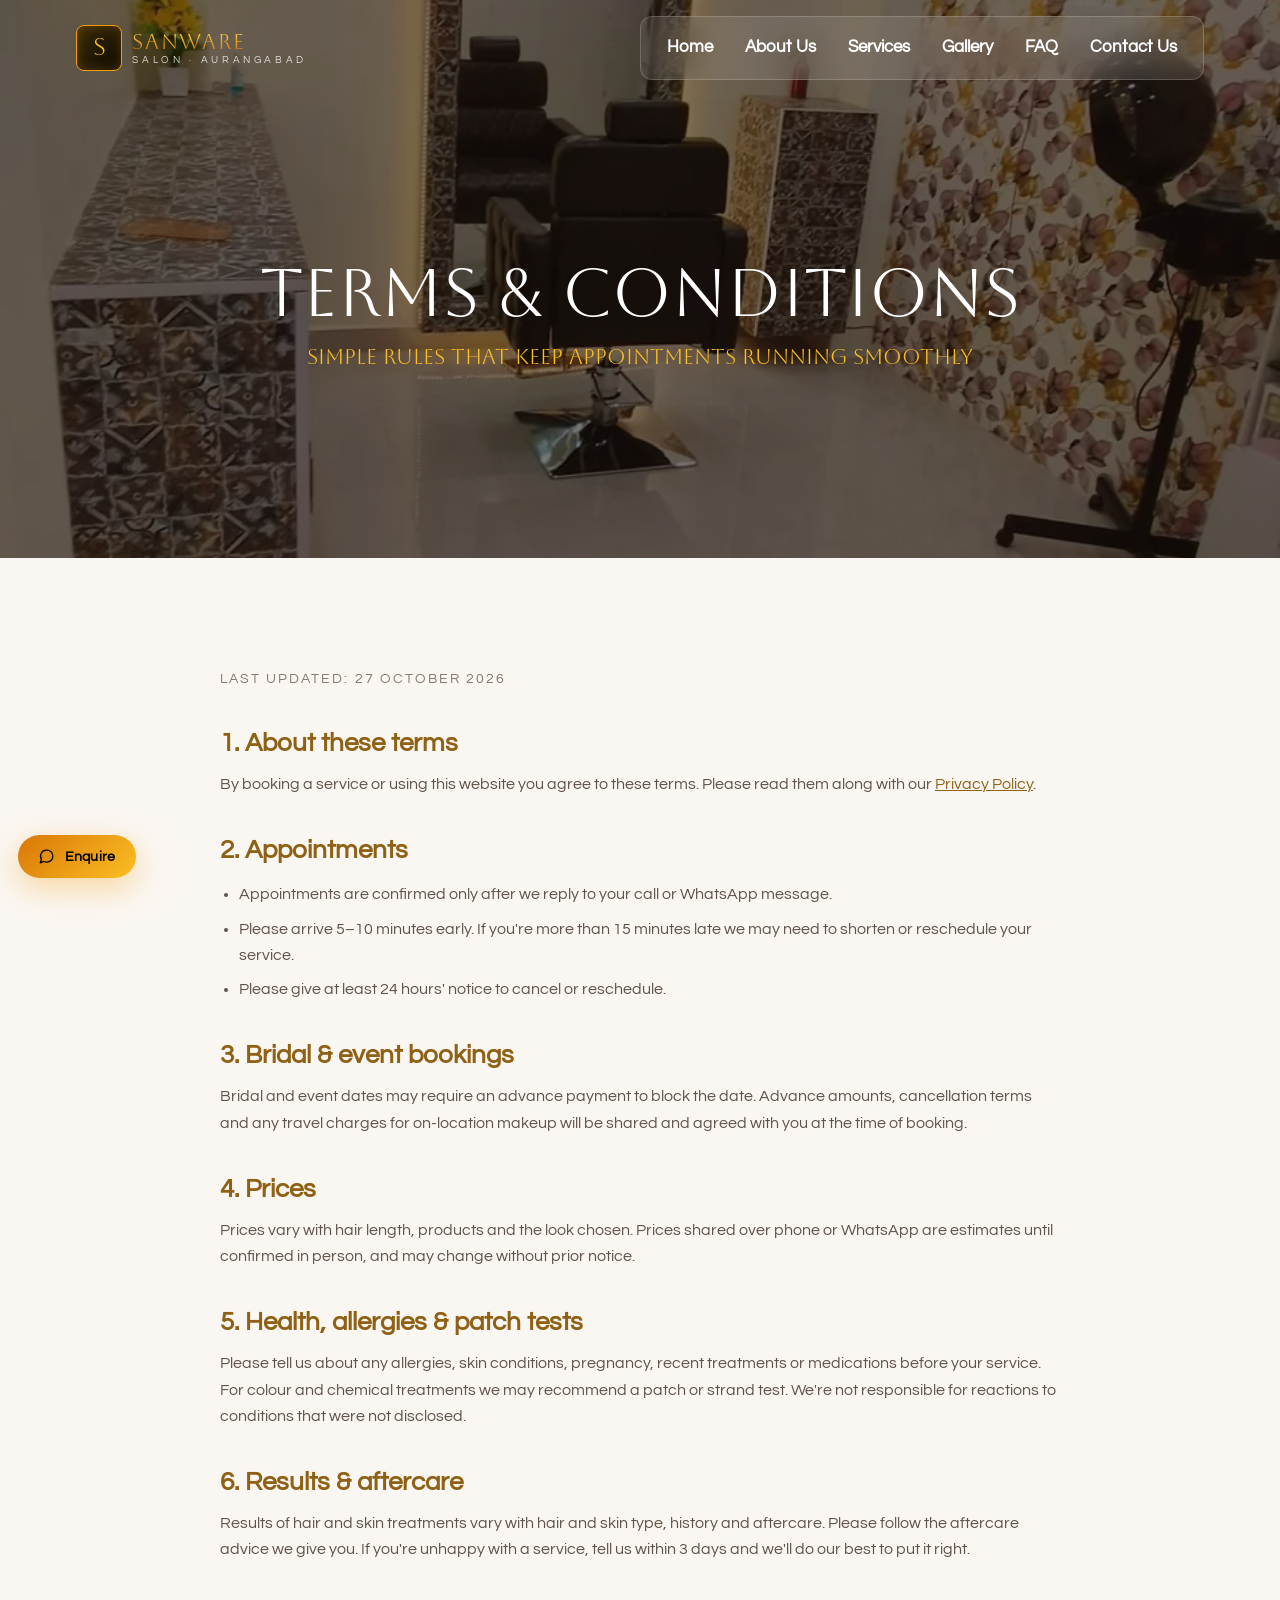
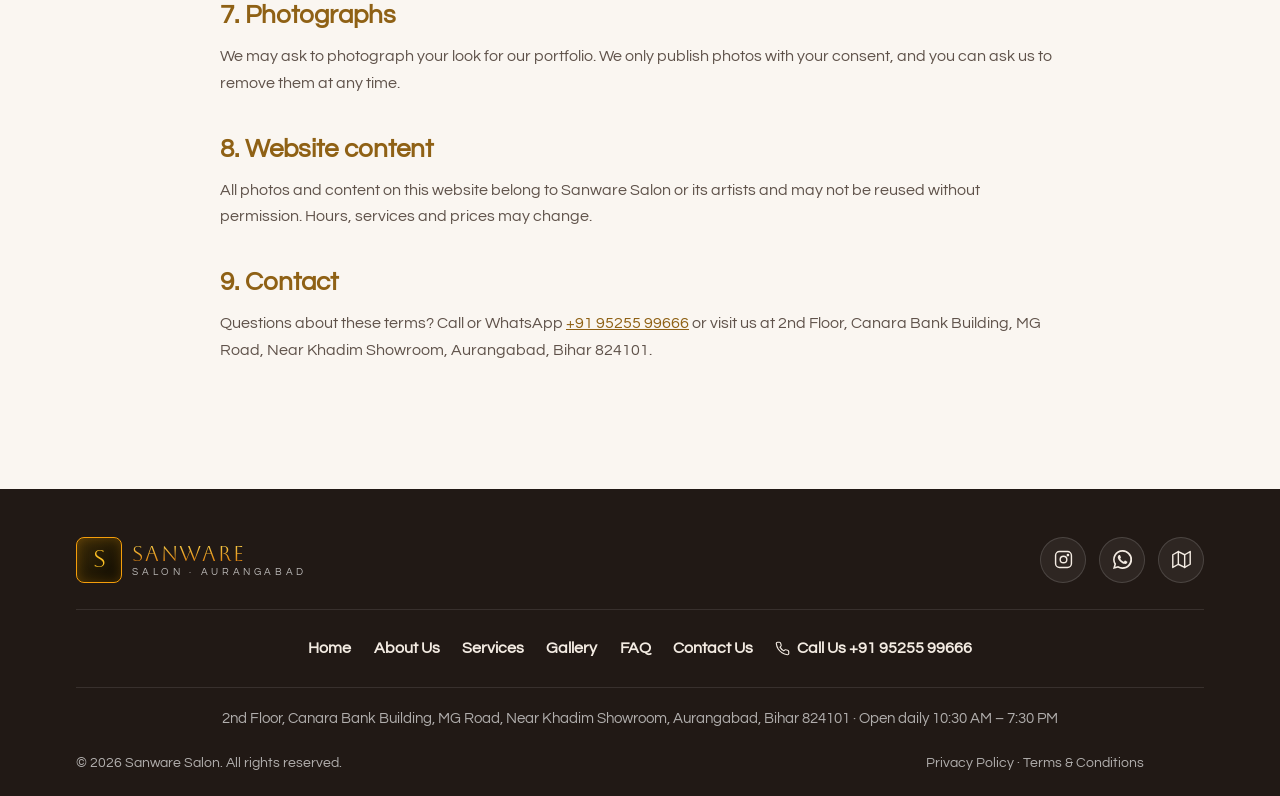
<file: terms.html>
<!doctype html>
<html lang="en">
<head>
  <meta charset="UTF-8">
  <meta name="viewport" content="width=device-width, initial-scale=1.0">
  <title>Terms &Amp; Conditions | Sanware Salon</title>
  <meta name="description" content="Terms &Amp; Conditions for Sanware Salon, Aurangabad, Bihar.">
  <meta name="theme-color" content="#000000">
  <link rel="canonical" href="terms.html">
  <meta property="og:type" content="website">
  <meta property="og:title" content="Terms &Amp; Conditions | Sanware Salon">
  <meta property="og:description" content="Terms &Amp; Conditions for Sanware Salon, Aurangabad, Bihar.">
  <meta property="og:image" content="assets/img/og-image.jpg">
  <link rel="icon" href="assets/img/favicon.svg" type="image/svg+xml">
  <link rel="preconnect" href="https://fonts.googleapis.com">
  <link rel="preconnect" href="https://fonts.gstatic.com" crossorigin>
  <link href="https://fonts.googleapis.com/css2?family=Aboreto&family=Questrial&display=swap" rel="stylesheet">
  <link rel="stylesheet" href="assets/css/style.css">
  <link rel="stylesheet" href="assets/css/theme-light.css">
</head>
<body>
  <header class="site-header">
    <div class="container nav">
      <a href="index.html" class="logo" aria-label="Sanware Salon home">
        <span class="logo-mark">S</span>
        <span class="logo-text"><b>SANWARE</b><small>Salon · Aurangabad</small></span>
      </a>
      <nav class="nav-pill" aria-label="Main">
          <a href="index.html">Home</a>
          <a href="about.html">About Us</a>
          <a href="services.html">Services</a>
          <a href="gallery.html">Gallery</a>
          <a href="faq.html">FAQ</a>
          <a href="contact.html">Contact Us</a>
      </nav>
      <button class="menu-btn" aria-label="Open menu" aria-expanded="false" aria-controls="mobile-nav"><span></span><span></span><span></span></button>
    </div>
  </header>
  <nav class="mobile-nav" id="mobile-nav" aria-label="Mobile">
    <a href="index.html">Home</a>
    <a href="about.html">About Us</a>
    <a href="services.html">Services</a>
    <a href="gallery.html">Gallery</a>
    <a href="faq.html">FAQ</a>
    <a href="contact.html">Contact Us</a>
    <a class="call" href="tel:+919525599666">Call +91 95255 99666</a>
  </nav>

  <main>

  <section class="banner">
    <div class="bg"><img src="assets/img/interior.webp" alt=""></div>
    <div class="container">
      <h1>TERMS &amp; CONDITIONS</h1>
      <p class="sub">Simple rules that keep appointments running smoothly</p>
    </div>
  </section>

  <section>
    <div class="container">
      <article class="legal reveal">
        <p class="updated">Last updated: 27 October 2026</p>
        <h2>1. About these terms</h2>
<p>By booking a service or using this website you agree to these terms. Please read them along with our <a href="privacy-policy.html">Privacy Policy</a>.</p>
        <h2>2. Appointments</h2>
<ul><li>Appointments are confirmed only after we reply to your call or WhatsApp message.</li><li>Please arrive 5–10 minutes early. If you're more than 15 minutes late we may need to shorten or reschedule your service.</li><li>Please give at least 24 hours' notice to cancel or reschedule.</li></ul>
        <h2>3. Bridal &amp; event bookings</h2>
<p>Bridal and event dates may require an advance payment to block the date. Advance amounts, cancellation terms and any travel charges for on-location makeup will be shared and agreed with you at the time of booking.</p>
        <h2>4. Prices</h2>
<p>Prices vary with hair length, products and the look chosen. Prices shared over phone or WhatsApp are estimates until confirmed in person, and may change without prior notice.</p>
        <h2>5. Health, allergies &amp; patch tests</h2>
<p>Please tell us about any allergies, skin conditions, pregnancy, recent treatments or medications before your service. For colour and chemical treatments we may recommend a patch or strand test. We're not responsible for reactions to conditions that were not disclosed.</p>
        <h2>6. Results &amp; aftercare</h2>
<p>Results of hair and skin treatments vary with hair and skin type, history and aftercare. Please follow the aftercare advice we give you. If you're unhappy with a service, tell us within 3 days and we'll do our best to put it right.</p>
        <h2>7. Photographs</h2>
<p>We may ask to photograph your look for our portfolio. We only publish photos with your consent, and you can ask us to remove them at any time.</p>
        <h2>8. Website content</h2>
<p>All photos and content on this website belong to Sanware Salon or its artists and may not be reused without permission. Hours, services and prices may change.</p>
        <h2>9. Contact</h2>
<p>Questions about these terms? Call or WhatsApp <a href="tel:+919525599666">+91 95255 99666</a> or visit us at 2nd Floor, Canara Bank Building, MG Road, Near Khadim Showroom, Aurangabad, Bihar 824101.</p>
      </article>
    </div>
  </section>
  </main>

  <footer class="site-footer">
    <div class="container">
      <div class="f-top">
        <a href="index.html" class="logo" aria-label="Sanware Salon home">
        <span class="logo-mark">S</span>
        <span class="logo-text"><b>SANWARE</b><small>Salon · Aurangabad</small></span>
      </a>
        <div class="f-soc">
          <a href="https://www.instagram.com/sanwaresalon/" target="_blank" rel="noopener" aria-label="Instagram"><svg viewBox="0 0 24 24" fill="none" stroke="currentColor" stroke-width="1.8" stroke-linecap="round" stroke-linejoin="round" aria-hidden="true"><rect x="2" y="2" width="20" height="20" rx="5"/><circle cx="12" cy="12" r="4.2"/><circle cx="17.6" cy="6.4" r=".8" fill="currentColor"/></svg></a>
          <a href="https://wa.me/919525599666?text=Hello%20Sanware%20Salon!%20I%27d%20like%20to%20book%20an%20appointment." target="_blank" rel="noopener" aria-label="WhatsApp"><svg viewBox="0 0 24 24" fill="currentColor" aria-hidden="true"><path d="M17.5 14.4c-.3-.1-1.8-.9-2-1-.3-.1-.5-.1-.7.1-.2.3-.8 1-.9 1.2-.2.2-.3.2-.6.1-.3-.1-1.3-.5-2.4-1.5-.9-.8-1.5-1.8-1.7-2.1-.2-.3 0-.5.1-.6l.4-.5c.1-.2.2-.3.3-.5.1-.2 0-.4 0-.5l-.9-2.2c-.2-.6-.5-.5-.7-.5h-.6c-.2 0-.5.1-.8.4-.3.3-1 1-1 2.5s1.1 2.9 1.2 3.1c.1.2 2.1 3.2 5.1 4.5.7.3 1.3.5 1.7.6.7.2 1.4.2 1.9.1.6-.1 1.8-.7 2-1.4.2-.7.2-1.3.2-1.4-.1-.1-.3-.2-.6-.3zM12 21.8c-1.8 0-3.5-.5-5-1.4l-.4-.2-3.7 1 1-3.6-.2-.4A9.8 9.8 0 0 1 12 2.2a9.8 9.8 0 0 1 9.8 9.8c0 5.4-4.4 9.8-9.8 9.8zM12 0a12 12 0 0 0-10.3 18l-1.7 6 6.2-1.6A12 12 0 1 0 12 0z"/></svg></a>
          <a href="https://maps.google.com/?cid=13769667887899158995" target="_blank" rel="noopener" aria-label="Google Maps"><svg viewBox="0 0 24 24" fill="none" stroke="currentColor" stroke-width="1.8" stroke-linecap="round" stroke-linejoin="round" aria-hidden="true"><path d="M1 6v16l7-4 8 4 7-4V2l-7 4-8-4-7 4z"/><path d="M8 2v16M16 6v16"/></svg></a>
        </div>
      </div>
      <div class="f-links">
        <a href="index.html">Home</a><a href="about.html">About Us</a><a href="services.html">Services</a><a href="gallery.html">Gallery</a><a href="faq.html">FAQ</a><a href="contact.html">Contact Us</a>
        <a href="tel:+919525599666"><svg viewBox="0 0 24 24" fill="none" stroke="currentColor" stroke-width="1.8" stroke-linecap="round" stroke-linejoin="round" aria-hidden="true"><path d="M22 16.9v3a2 2 0 0 1-2.2 2 19.8 19.8 0 0 1-8.6-3.1 19.5 19.5 0 0 1-6-6A19.8 19.8 0 0 1 2.1 4.2 2 2 0 0 1 4.1 2h3a2 2 0 0 1 2 1.7c.1.9.4 1.8.7 2.7a2 2 0 0 1-.5 2.1L8 9.8a16 16 0 0 0 6 6l1.3-1.3a2 2 0 0 1 2.1-.4c.9.3 1.8.6 2.7.7a2 2 0 0 1 1.7 2z"/></svg> Call Us +91 95255 99666</a>
      </div>
      <p class="f-addr">2nd Floor, Canara Bank Building, MG Road, Near Khadim Showroom, Aurangabad, Bihar 824101 · Open daily 10:30 AM – 7:30 PM</p>
      <div class="f-bottom">
        <span>© <span data-year>2026</span> Sanware Salon. All rights reserved.</span>
        <span><a href="privacy-policy.html">Privacy Policy</a> · <a href="terms.html">Terms &amp; Conditions</a></span>
      </div>
    </div>
  </footer>

  <div class="modal" aria-hidden="true" role="dialog" aria-modal="true" aria-labelledby="modal-title">
    <div class="modal-box">
      <button class="modal-close" aria-label="Close">✕</button>
      <h3 id="modal-title">BOOK YOUR SLOT</h3>
      <div class="bar"></div>
      <p class="lead">Share your details for a quick booking</p>
      <form data-whatsapp>
        <div class="icon-field"><label for="m-name">Your Name</label><div class="box"><svg viewBox="0 0 24 24" fill="currentColor" aria-hidden="true"><circle cx="12" cy="8" r="4.5"/><path d="M3.5 21a8.5 8.5 0 0 1 17 0z"/></svg><input id="m-name" name="name" placeholder="Enter your name" required autocomplete="name"></div></div>
        <div class="icon-field"><label for="m-phone">Phone Number</label><div class="box"><svg viewBox="0 0 24 24" fill="none" stroke="currentColor" stroke-width="1.8" stroke-linecap="round" stroke-linejoin="round" aria-hidden="true"><path d="M22 16.9v3a2 2 0 0 1-2.2 2 19.8 19.8 0 0 1-8.6-3.1 19.5 19.5 0 0 1-6-6A19.8 19.8 0 0 1 2.1 4.2 2 2 0 0 1 4.1 2h3a2 2 0 0 1 2 1.7c.1.9.4 1.8.7 2.7a2 2 0 0 1-.5 2.1L8 9.8a16 16 0 0 0 6 6l1.3-1.3a2 2 0 0 1 2.1-.4c.9.3 1.8.6 2.7.7a2 2 0 0 1 1.7 2z"/></svg><input id="m-phone" name="phone" type="tel" inputmode="tel" placeholder="Enter your phone number" autocomplete="tel"></div></div>
        <div class="icon-field"><label for="m-service">Service (Optional)</label><div class="box"><svg viewBox="0 0 24 24" fill="none" stroke="currentColor" stroke-width="1.8" stroke-linecap="round" stroke-linejoin="round" aria-hidden="true"><circle cx="6" cy="6" r="3"/><circle cx="6" cy="18" r="3"/><path d="M20 4L8.1 15.9M14.5 14.5L20 20M8.1 8.1L12 12"/></svg><select id="m-service" name="service">
              <option value="">Choose a service</option>
              <option>Bridal Makeup</option>
              <option>Bridal Trial</option>
              <option>Party / Engagement Makeup</option>
              <option>Hair Straightening / Smoothening</option>
              <option>Keratin / Hair Botox</option>
              <option>Haircut / Styling</option>
              <option>Hair Colour</option>
              <option>Nail Extensions</option>
              <option>Facial / Clean-up</option>
              <option>Waxing / Threading</option>
              <option>Other</option>
            </select></div></div>
        <button class="submit-amber" type="submit">Send on WhatsApp</button>
        <p class="fine">We'll confirm your appointment on WhatsApp</p>
      </form>
    </div>
  </div>

  <button class="fab-enquire" id="enquireToggle" type="button" aria-expanded="false" aria-controls="enquirePanel"><svg viewBox="0 0 24 24" fill="none" stroke="currentColor" stroke-width="1.8" stroke-linecap="round" stroke-linejoin="round" aria-hidden="true"><path d="M21 11.5a8.4 8.4 0 0 1-9 8.4 8.6 8.6 0 0 1-3.8-.9L3 21l1.9-5A8.4 8.4 0 0 1 12 3a8.5 8.5 0 0 1 9 8.5z"/></svg><span>Enquire</span></button>
  <div class="enquire-panel" id="enquirePanel" role="dialog" aria-labelledby="enquireTitle" hidden>
    <button class="enquire-panel__close" id="enquireClose" type="button" aria-label="Close"><svg viewBox="0 0 24 24" fill="none" stroke="currentColor" stroke-width="2.4" stroke-linecap="round" stroke-linejoin="round" aria-hidden="true"><path d="M18 6L6 18M6 6l12 12"/></svg></button>
    <b class="enquire-panel__title" id="enquireTitle">Enquire with us</b>
    <p class="enquire-panel__lede">Choose how you'd like to reach Sanware Salon.</p>
    <div class="enquire-panel__list">
      <a class="enquire-opt" href="tel:+919525599666"><span class="enquire-opt__icon enquire-opt__icon--call"><svg viewBox="0 0 24 24" fill="none" stroke="currentColor" stroke-width="1.8" stroke-linecap="round" stroke-linejoin="round" aria-hidden="true"><path d="M22 16.9v3a2 2 0 0 1-2.2 2 19.8 19.8 0 0 1-8.6-3.1 19.5 19.5 0 0 1-6-6A19.8 19.8 0 0 1 2.1 4.2 2 2 0 0 1 4.1 2h3a2 2 0 0 1 2 1.7c.1.9.4 1.8.7 2.7a2 2 0 0 1-.5 2.1L8 9.8a16 16 0 0 0 6 6l1.3-1.3a2 2 0 0 1 2.1-.4c.9.3 1.8.6 2.7.7a2 2 0 0 1 1.7 2z"/></svg></span><span class="enquire-opt__copy">Call us<small>+91 95255 99666</small></span></a>
      <a class="enquire-opt" href="https://wa.me/919525599666?text=Hello%20Sanware%20Salon!%20I%27d%20like%20to%20book%20an%20appointment." target="_blank" rel="noopener"><span class="enquire-opt__icon enquire-opt__icon--whatsapp"><svg viewBox="0 0 24 24" fill="currentColor" aria-hidden="true"><path d="M17.5 14.4c-.3-.1-1.8-.9-2-1-.3-.1-.5-.1-.7.1-.2.3-.8 1-.9 1.2-.2.2-.3.2-.6.1-.3-.1-1.3-.5-2.4-1.5-.9-.8-1.5-1.8-1.7-2.1-.2-.3 0-.5.1-.6l.4-.5c.1-.2.2-.3.3-.5.1-.2 0-.4 0-.5l-.9-2.2c-.2-.6-.5-.5-.7-.5h-.6c-.2 0-.5.1-.8.4-.3.3-1 1-1 2.5s1.1 2.9 1.2 3.1c.1.2 2.1 3.2 5.1 4.5.7.3 1.3.5 1.7.6.7.2 1.4.2 1.9.1.6-.1 1.8-.7 2-1.4.2-.7.2-1.3.2-1.4-.1-.1-.3-.2-.6-.3zM12 21.8c-1.8 0-3.5-.5-5-1.4l-.4-.2-3.7 1 1-3.6-.2-.4A9.8 9.8 0 0 1 12 2.2a9.8 9.8 0 0 1 9.8 9.8c0 5.4-4.4 9.8-9.8 9.8zM12 0a12 12 0 0 0-10.3 18l-1.7 6 6.2-1.6A12 12 0 1 0 12 0z"/></svg></span><span class="enquire-opt__copy">WhatsApp<small>Chat or send a booking</small></span></a>
      <a class="enquire-opt" href="https://www.instagram.com/sanwaresalon/" target="_blank" rel="noopener"><span class="enquire-opt__icon enquire-opt__icon--insta"><svg viewBox="0 0 24 24" fill="none" stroke="currentColor" stroke-width="1.8" stroke-linecap="round" stroke-linejoin="round" aria-hidden="true"><rect x="2" y="2" width="20" height="20" rx="5"/><circle cx="12" cy="12" r="4.2"/><circle cx="17.6" cy="6.4" r=".8" fill="currentColor"/></svg></span><span class="enquire-opt__copy">Instagram<small>@sanwaresalon</small></span></a>
      <a class="enquire-opt" href="https://maps.google.com/?cid=13769667887899158995" target="_blank" rel="noopener"><span class="enquire-opt__icon enquire-opt__icon--map"><svg viewBox="0 0 24 24" fill="currentColor" aria-hidden="true"><path d="M12 2a7 7 0 0 0-7 7c0 5.3 7 13 7 13s7-7.7 7-13a7 7 0 0 0-7-7zm0 9.5A2.5 2.5 0 1 1 12 6.5a2.5 2.5 0 0 1 0 5z"/></svg></span><span class="enquire-opt__copy">Visit us<small>MG Road, near Khadim Showroom</small></span></a>
    </div>
    <small class="enquire-panel__foot">Open daily · 10:30 AM – 7:30 PM</small>
  </div>
  <button class="to-top" aria-label="Back to top"><svg viewBox="0 0 24 24" fill="none" stroke="currentColor" stroke-width="2.2" stroke-linecap="round" stroke-linejoin="round" aria-hidden="true"><path d="M12 19V5M6 11l6-6 6 6"/></svg></button>
  <script src="assets/js/main.js"></script>
</body>
</html>
</file>
<file: assets/css/style.css>
/* =========================================================
   Sanware Salon — Aurangabad, Bihar
   Design language inspired by nibrasinteriors.com:
   black canvas · amber accents · Questrial (bold headings) · Aboreto (banners)
   glass-pill navigation · gradient underlines · scroll reveals (ease .22,1,.36,1)
   ========================================================= */

:root {
  --black: #000;
  --ink: #0a0a0a;
  --panel: #111111;
  --zinc-900: #18181b;
  --zinc-800: #27272a;
  --line: rgba(255, 255, 255, 0.1);
  --white: #fff;
  --gray-300: #d1d5db;
  --gray-400: #9ca3af;
  --gray-500: #6b7280;
  --amber-300: #fcd34d;
  --amber-400: #fbbf24;
  --amber-500: #f59e0b;
  --amber-600: #d97706;
  --amber-700: #b45309;
  --ease: cubic-bezier(.22, 1, .36, 1);
  --container: 1200px;
  --gutter: clamp(16px, 4vw, 36px);
  --f-body: "Questrial", system-ui, sans-serif;
  --f-display: "Aboreto", Georgia, serif;
}

*, *::before, *::after { box-sizing: border-box; }
html { scroll-behavior: smooth; -webkit-text-size-adjust: 100%; }
html, body { overflow-x: clip; }
body {
  margin: 0; background: var(--black); color: var(--white);
  font-family: var(--f-body); font-size: 16px; line-height: 1.65;
  -webkit-font-smoothing: antialiased;
}
img { max-width: 100%; display: block; }
a { color: inherit; text-decoration: none; }
button { font: inherit; color: inherit; cursor: pointer; background: none; border: 0; }
::selection { background: var(--amber-400); color: #000; }

/* Amber scrollbar, straight from the reference */
::-webkit-scrollbar { width: 10px; height: 10px; }
::-webkit-scrollbar-track { background: #000; border-radius: 10px; }
::-webkit-scrollbar-thumb { background: var(--amber-500); border-radius: 10px; border: 2px solid #000; }
::-webkit-scrollbar-thumb:hover { background: var(--amber-500); border-color: var(--amber-400); }

.container { width: 100%; max-width: var(--container); margin: 0 auto; padding: 0 var(--gutter); }
.aboreto { font-family: var(--f-display); }
.amber { color: var(--amber-400); }
.center { text-align: center; }
.sr-only { position: absolute; width: 1px; height: 1px; overflow: hidden; clip: rect(0 0 0 0); white-space: nowrap; }

h1, h2, h3, h4 { font-family: var(--f-body); font-weight: 700; line-height: 1.15; margin: 0 0 .5em; }
h2 { font-size: clamp(1.9rem, 4.2vw, 3rem); }
h3 { font-size: clamp(1.15rem, 1.8vw, 1.35rem); }
p { margin: 0 0 1em; color: var(--gray-300); }

section { position: relative; padding: clamp(64px, 9vw, 110px) 0; }

/* ---------- Section heading with amber gradient underline ---------- */
.s-head { text-align: center; max-width: 820px; margin: 0 auto clamp(36px, 5vw, 56px); }
.s-head h2 { margin-bottom: .15em; }
.s-head .bar { height: 3px; width: min(380px, 70%); margin: 0 auto 1rem; border-radius: 3px; background: linear-gradient(90deg, transparent, var(--amber-400), transparent); transform: scaleX(0); transition: transform 1s var(--ease) .2s; }
.s-head.in .bar, .s-head .bar.in { transform: scaleX(1); }
.s-head p { color: var(--gray-400); font-size: 1.08rem; margin: 0; }
.s-head.left { text-align: left; margin-left: 0; }
.s-head.left .bar { margin-left: 0; background: linear-gradient(90deg, var(--amber-400), transparent); transform-origin: left; }

/* ---------- Buttons ---------- */
.btn { display: inline-flex; align-items: center; justify-content: center; gap: .6rem; padding: .85rem 2rem; border-radius: 6px; font-weight: 700; font-size: 1rem; transition: all .3s ease; white-space: nowrap; }
.btn svg { width: 18px; height: 18px; }
.btn-white { background: #fff; color: #000; border: 1px solid #fff; }
.btn-white:hover { background: #e5e7eb; transform: scale(1.05); }
.btn-outline { border: 1px solid #fff; color: #fff; }
.btn-outline:hover { background: #fff; color: #000; transform: scale(1.05); }
.btn-amber { background: linear-gradient(90deg, var(--amber-400), var(--amber-500), var(--amber-600)); color: #111; border-radius: 999px; padding: .8rem .9rem .8rem 1.8rem; box-shadow: 0 10px 30px rgba(245, 158, 11, .3); }
.btn-amber .arr { width: 30px; height: 30px; border-radius: 50%; background: rgba(0,0,0,.18); display: grid; place-items: center; transition: transform .4s var(--ease); }
.btn-amber .arr svg { width: 15px; height: 15px; }
.btn-amber:hover { transform: translateY(-2px) scale(1.03); box-shadow: 0 14px 40px rgba(245, 158, 11, .45); }
.btn-amber:hover .arr { transform: translateX(4px); }
.btn-ghost-amber { border: 1px solid var(--amber-500); color: var(--amber-400); border-radius: 999px; letter-spacing: .15em; text-transform: uppercase; font-size: .9rem; }
.btn-ghost-amber:hover { background: var(--amber-500); color: #000; }

/* ---------- Header: logo + glass pill nav ---------- */
.site-header { position: fixed; inset: 0 0 auto 0; z-index: 100; padding: 16px 0; transition: background .4s, padding .4s; }
.site-header.scrolled { background: linear-gradient(180deg, rgba(0,0,0,.85), rgba(0,0,0,0)); padding: 10px 0; }
.nav { display: flex; align-items: center; justify-content: space-between; gap: 1rem; }
.logo { display: flex; align-items: center; gap: .65rem; }
.logo-mark { width: 46px; height: 46px; border-radius: 8px; display: grid; place-items: center; background: linear-gradient(135deg, #3a2a07, #0d0a03); border: 1.5px solid var(--amber-500); box-shadow: inset 0 0 12px rgba(245,158,11,.25); font-family: var(--f-display); font-size: 1.5rem; color: var(--amber-400); }
.logo-text { line-height: 1; }
.logo-text b { display: block; font-family: var(--f-display); font-weight: 400; font-size: 1.32rem; letter-spacing: .08em; background: linear-gradient(180deg, var(--amber-300), var(--amber-600)); -webkit-background-clip: text; background-clip: text; color: transparent; }
.logo-text small { display: block; font-size: .6rem; letter-spacing: .38em; text-transform: uppercase; color: var(--gray-300); margin-top: 4px; }

.nav-pill { display: flex; align-items: center; padding: 6px 10px; border-radius: 12px; background: rgba(255,255,255,.08); border: 1px solid rgba(255,255,255,.12); backdrop-filter: blur(20px); -webkit-backdrop-filter: blur(20px); animation: navbarGlow 4s ease-in-out infinite; }
.nav-pill a { position: relative; padding: .7rem 1rem; font-size: 1.05rem; font-weight: 700; border-radius: 999px; transition: color .3s, transform .3s; opacity: 0; animation: navItemFadeIn .6s var(--ease) forwards; }
.nav-pill a:hover { transform: scale(1.1); color: var(--amber-400); }
.nav-pill a.active { color: var(--amber-400); }
.nav-pill a::after { content: ""; position: absolute; left: 50%; bottom: 6px; width: 0; height: 2px; background: var(--amber-400); border-radius: 2px; transition: width .3s, left .3s; }
.nav-pill a.active::after { width: 18px; left: calc(50% - 9px); }
@keyframes navbarGlow { 0%, 100% { box-shadow: 0 7px 35px rgba(255,255,255,.08); } 50% { box-shadow: 0 7px 35px rgba(255,255,255,.16); } }
@keyframes navItemFadeIn { from { opacity: 0; transform: translateY(-10px); } to { opacity: 1; transform: none; } }

.menu-btn { display: none; width: 48px; height: 48px; border-radius: 12px; background: rgba(255,255,255,.08); border: 1px solid rgba(255,255,255,.12); backdrop-filter: blur(20px); position: relative; }
.menu-btn span { position: absolute; left: 14px; right: 14px; height: 2px; background: #fff; border-radius: 2px; transition: transform .4s var(--ease), opacity .3s; }
.menu-btn span:nth-child(1) { top: 16px; } .menu-btn span:nth-child(2) { top: 23px; } .menu-btn span:nth-child(3) { top: 30px; }
.menu-open .menu-btn span:nth-child(1) { transform: translateY(7px) rotate(45deg); }
.menu-open .menu-btn span:nth-child(2) { opacity: 0; }
.menu-open .menu-btn span:nth-child(3) { transform: translateY(-7px) rotate(-45deg); }
.mobile-nav { position: fixed; top: 80px; left: var(--gutter); right: var(--gutter); z-index: 99; border-radius: 14px; background: rgba(20,20,20,.88); border: 1px solid rgba(255,255,255,.12); backdrop-filter: blur(20px); padding: 1rem 1.2rem; opacity: 0; transform: translateY(-12px) scale(.98); pointer-events: none; transition: all .4s var(--ease); }
.menu-open .mobile-nav { opacity: 1; transform: none; pointer-events: auto; }
.mobile-nav a { display: block; text-align: center; padding: .8rem; font-size: 1.2rem; font-weight: 700; border-radius: 10px; transition: background .3s; }
.mobile-nav a:hover { background: rgba(255,255,255,.08); }
.mobile-nav a.active { color: var(--amber-400); }
.mobile-nav .call { margin-top: .6rem; border-top: 1px solid var(--line); padding-top: 1rem; color: var(--amber-400); }

/* ---------- Home hero ---------- */
.hero { position: relative; min-height: 100svh; display: flex; align-items: center; padding: 120px 0 90px; overflow: hidden; }
.hero-slides { position: absolute; inset: 0; z-index: -2; }
.hero-slides img { position: absolute; inset: 0; width: 100%; height: 100%; object-fit: cover; opacity: 0; transform: scale(1.12); transition: opacity 1.6s ease, transform 7s linear; }
.hero-slides img.on { opacity: 1; transform: scale(1); }
.hero::before { content: ""; position: absolute; inset: 0; z-index: -1; background: linear-gradient(90deg, rgba(0,0,0,.78) 0%, rgba(0,0,0,.45) 55%, rgba(0,0,0,.35)), linear-gradient(0deg, rgba(0,0,0,.7), transparent 40%); }
.hero h1 { font-size: clamp(2.1rem, 5.6vw, 3.9rem); text-transform: uppercase; letter-spacing: .025em; line-height: 1.35; margin: 0; }
.hero h1 .l1 { display: block; animation: fadeInLeft 1s var(--ease) both; }
.hero h1 .l2 { display: block; animation: slideInDown 1s var(--ease) .25s both; }
.hero h1 .amber { color: var(--amber-400); }
.hero-sub { max-width: 560px; margin-top: 1.2rem; font-size: 1.1rem; color: var(--gray-300); animation: fadeInUp .9s var(--ease) .5s both; }
.hero-actions { display: flex; flex-wrap: wrap; gap: 1rem; margin-top: 2.6rem; animation: fadeInUp .9s var(--ease) .7s both; }
.hero-stats { position: absolute; right: var(--gutter); bottom: 9vh; display: flex; gap: clamp(1.4rem, 3.5vw, 3rem); text-align: center; animation: fadeInUp 1s var(--ease) .9s both; }
.hero-stats .n { font-size: clamp(2.2rem, 4vw, 3.2rem); font-weight: 700; line-height: 1; }
.hero-stats .l { font-size: .72rem; letter-spacing: .12em; text-transform: uppercase; color: var(--amber-400); margin-top: .5rem; }
.hero-dots { position: absolute; left: var(--gutter); bottom: 34px; display: flex; gap: 8px; }
.hero-dots button { width: 28px; height: 3px; border-radius: 3px; background: rgba(255,255,255,.3); transition: background .3s, width .3s; }
.hero-dots button.on { background: var(--amber-400); width: 48px; }
@keyframes slideInDown { from { transform: translate3d(0,-100%,0); opacity: 0; } to { transform: none; opacity: 1; } }
@keyframes fadeInLeft { from { transform: translate3d(-40px,0,0); opacity: 0; } to { transform: none; opacity: 1; } }
@keyframes fadeInUp { from { transform: translate3d(0,30px,0); opacity: 0; } to { transform: none; opacity: 1; } }

/* ---------- Inner page banner (Aboreto, like the reference About/Process pages) ---------- */
.banner { position: relative; min-height: 62vh; display: flex; align-items: center; justify-content: center; text-align: center; padding: 140px 0 70px; overflow: hidden; }
.banner .bg { position: absolute; inset: -40px 0; z-index: -2; }
.banner .bg img { width: 100%; height: 100%; object-fit: cover; }
.banner::before { content: ""; position: absolute; inset: 0; z-index: -1; background: rgba(0,0,0,.6); }
.banner h1 { font-family: var(--f-display); font-weight: 400; font-size: clamp(2.2rem, 6vw, 4.2rem); line-height: 1.1; margin: 0; animation: slideInDown 1s var(--ease) both; }
.banner .sub { font-family: var(--f-display); color: var(--amber-400); font-size: clamp(.95rem, 1.8vw, 1.3rem); text-transform: uppercase; max-width: 700px; margin: .8rem auto 0; line-height: 1.4; animation: fadeInUp .9s var(--ease) .3s both; }
.banner .hero-stats { position: static; justify-content: center; margin-top: 2rem; }

/* ---------- "We provide [word]" + moving mosaic ---------- */
.provide { display: grid; grid-template-columns: 1fr 1.05fr; align-items: center; padding: 0; overflow: hidden; }
.provide-text { padding: clamp(60px, 8vw, 100px) var(--gutter) clamp(60px, 8vw, 100px) max(var(--gutter), calc((100vw - var(--container)) / 2 + var(--gutter))); }
.provide-text h2 { font-size: clamp(2rem, 4vw, 3rem); }
.rotator { display: inline-block; color: var(--amber-400); transition: opacity .5s ease, transform .5s ease, filter .5s; }
.rotator.out { opacity: 0; transform: translateY(-14px); filter: blur(4px); }
.mosaic { --row: 318px; display: grid; grid-template-rows: var(--row) var(--row); gap: 4px; align-self: stretch; align-content: center; }
.mosaic-row { overflow: hidden; height: var(--row); }
.mosaic-track { display: flex; gap: 4px; height: 100%; width: max-content; animation: slideX 60s linear infinite; }
.mosaic-row.rev .mosaic-track { animation-direction: reverse; }
.mosaic-track img { height: 100%; width: calc(var(--row) * .78); flex: none; object-fit: cover; }
.mosaic:hover .mosaic-track { animation-play-state: paused; }
@keyframes slideX { to { transform: translateX(-50%); } }

/* ---------- Split with crossfade slideshow ---------- */
.split { display: grid; grid-template-columns: 1fr 1fr; gap: clamp(28px, 4vw, 48px); align-items: center; }
.split.rev .media-col { order: 2; }
.fade-show { position: relative; aspect-ratio: 1/1.05; border-radius: 16px; overflow: hidden; background: var(--zinc-900); }
.fade-show img { position: absolute; inset: 0; width: 100%; height: 100%; object-fit: cover; opacity: 0; transition: opacity 1.4s ease, transform 6s ease; transform: scale(1.06); }
.fade-show img.on { opacity: 1; transform: scale(1); }
.big-cap { font-size: clamp(2rem, 4vw, 3rem); text-transform: uppercase; line-height: 1.15; }
.big-cap .amber { display: block; }
.text-col p { font-size: 1.08rem; line-height: 1.85; }

/* ---------- Before / after slider ---------- */
.pills { display: flex; flex-wrap: wrap; justify-content: center; gap: .75rem; margin-bottom: 2rem; }
.pill { padding: .6rem 1.2rem; border-radius: 999px; border: 1px solid rgba(255,255,255,.25); color: var(--gray-300); font-size: .98rem; transition: all .3s ease; }
.pill:hover { border-color: var(--amber-400); color: #fff; transform: translateY(-2px); }
.pill.active { background: var(--amber-500); border-color: var(--amber-500); color: #111; box-shadow: 0 8px 24px rgba(245,158,11,.3); }
.ba { position: relative; max-width: 760px; margin: 0 auto; aspect-ratio: 3/4; max-height: 82vh; border-radius: 16px; overflow: hidden; user-select: none; touch-action: pan-y; cursor: ew-resize; background: var(--zinc-900); }
.ba img { position: absolute; inset: 0; width: 100%; height: 100%; object-fit: cover; pointer-events: none; transition: opacity .5s; }
.ba .after-wrap { position: absolute; inset: 0; clip-path: inset(0 0 0 var(--pos, 50%)); }
.ba .handle { position: absolute; top: 0; bottom: 0; left: var(--pos, 50%); width: 3px; margin-left: -1.5px; background: var(--amber-400); box-shadow: 0 0 20px rgba(251,191,36,.6); }
.ba .knob { position: absolute; top: 50%; left: 50%; width: 42px; height: 42px; margin: -21px 0 0 -21px; border-radius: 50%; background: var(--amber-400); border: 3px solid #fff; display: grid; place-items: center; color: #111; cursor: pointer; }
.ba .knob svg { width: 16px; height: 16px; }
.ba .tag { position: absolute; top: 16px; padding: .35rem .9rem; border-radius: 999px; background: rgba(0,0,0,.6); backdrop-filter: blur(8px); font-size: .78rem; letter-spacing: .18em; text-transform: uppercase; }
.ba .tag.b { left: 16px; } .ba .tag.a { right: 16px; color: var(--amber-400); }
.tip { display: table; margin: 1.6rem auto; padding: .6rem 1rem; border-radius: 8px; background: var(--zinc-900); border: 1px solid var(--zinc-800); color: var(--gray-300); font-size: .95rem; }
.tip b { color: var(--amber-400); }

/* ---------- Why choose us: card carousel ---------- */
.carousel { position: relative; }
.track { display: flex; gap: 24px; overflow-x: auto; scroll-snap-type: x mandatory; scrollbar-width: none; padding: 6px 2px 10px; scroll-behavior: smooth; }
.track::-webkit-scrollbar { display: none; }
.why-card { flex: 0 0 calc((100% - 72px) / 4); min-width: 260px; scroll-snap-align: start; position: relative; padding: 3.2rem 1.8rem 3rem; border-radius: 20px; text-align: center; border: 1px solid var(--zinc-800); background: radial-gradient(120% 70% at 50% 120%, rgba(245,158,11,.22), transparent 60%), linear-gradient(180deg, #0b0b0b, #070707); transition: border-color .4s, transform .5s var(--ease), box-shadow .4s; }
.why-card:hover { border-color: rgba(251,191,36,.6); transform: translateY(-6px); box-shadow: 0 20px 50px rgba(245,158,11,.12); }
.why-card .ic { width: 52px; height: 52px; margin: 0 auto 1.2rem; color: var(--amber-400); }
.why-card .ic svg { width: 100%; height: 100%; }
.why-card h3 { transition: color .3s; }
.why-card:hover h3 { color: var(--amber-400); }
.why-card p { color: var(--gray-400); font-size: .95rem; margin: 0; }
.car-btn { position: absolute; top: 50%; transform: translateY(-50%); width: 46px; height: 46px; border-radius: 50%; background: rgba(0,0,0,.75); border: 1px solid var(--zinc-800); display: grid; place-items: center; z-index: 2; transition: background .3s, border-color .3s; }
.car-btn:hover { background: var(--amber-500); color: #000; border-color: var(--amber-500); }
.car-btn svg { width: 20px; height: 20px; }
.car-btn.prev { left: -18px; } .car-btn.next { right: -18px; }

/* ---------- Featured work: two-row marquee with gold seams ---------- */
.works { padding-bottom: 0; }
.work-row { overflow: hidden; border-block: 1px solid var(--amber-500); }
.work-row + .work-row { border-top: 0; }
.work-track { display: flex; width: max-content; animation: slideX 70s linear infinite; }
.work-row.rev .work-track { animation-direction: reverse; }
.work-row:hover .work-track { animation-play-state: paused; }
.work { position: relative; width: clamp(240px, 30vw, 384px); aspect-ratio: 384/410; border-right: 1px solid var(--amber-500); overflow: hidden; flex: none; }
.work img { width: 100%; height: 100%; object-fit: cover; transition: transform 1s var(--ease); }
.work .ov { position: absolute; inset: 0; background: rgba(0,0,0,.6); display: flex; flex-direction: column; align-items: center; justify-content: center; opacity: 0; transition: opacity .45s ease; }
.work .ov b { font-size: 1.6rem; transform: translateY(12px); transition: transform .5s var(--ease); }
.work .ov .orn { display: flex; align-items: center; gap: 6px; margin-top: .8rem; width: 70%; }
.work .ov .orn i { flex: 1; height: 1px; background: linear-gradient(90deg, transparent, var(--amber-400)); }
.work .ov .orn i:last-child { background: linear-gradient(90deg, var(--amber-400), transparent); }
.work .ov .orn span { width: 6px; height: 6px; border-radius: 50%; background: var(--amber-400); }
.work:hover .ov { opacity: 1; }
.work:hover .ov b { transform: none; }
.work:hover img { transform: scale(1.06); }

/* ---------- Testimonials ---------- */
.t-card { flex: 0 0 calc((100% - 48px) / 3); min-width: 270px; scroll-snap-align: start; padding: 2.4rem 2.2rem 1.6rem; border-radius: 16px; background: linear-gradient(180deg, rgba(255,255,255,.02), rgba(255,255,255,0)); transition: background .4s; display: flex; flex-direction: column; }
.t-card:hover { background: linear-gradient(180deg, rgba(245,158,11,.06), rgba(255,255,255,0)); }
.t-card .q { width: 26px; height: 26px; color: var(--amber-400); }
.t-card blockquote { margin: 1.2rem 0; color: var(--gray-300); text-align: justify; line-height: 1.75; flex: 1; }
.t-card .q { transform: rotate(180deg); }
.t-card .q.end { align-self: flex-end; transform: none; }
.t-card .who { display: flex; justify-content: space-between; align-items: center; gap: 1rem; border-top: 1px solid var(--line); margin-top: 1.4rem; padding-top: 1.4rem; }
.t-card .who b { font-size: 1.1rem; }
.t-card .who span { display: inline-flex; align-items: center; gap: .3rem; color: var(--amber-400); font-size: .85rem; }
.t-card .who svg { width: 12px; height: 12px; }
.t-card .stars { color: var(--amber-400); letter-spacing: .15em; font-size: .9rem; }
.testimonials .car-btn { background: transparent; border: 0; }
.testimonials .car-btn:hover { background: var(--zinc-900); color: var(--amber-400); }

/* ---------- Strip (services ticker in the "Brands We Trust" band) ---------- */
.strip { background: #0e0e0e; padding: 40px 0; overflow: hidden; }
.strip h2 { text-align: center; font-size: clamp(1.6rem, 3vw, 2.4rem); margin-bottom: 1.6rem; }
.strip-track { display: flex; width: max-content; animation: slideX 40s linear infinite; }
.strip-track span { display: flex; align-items: center; gap: 3rem; padding-right: 3rem; font-size: clamp(1.1rem, 2.2vw, 1.6rem); font-weight: 700; color: #e5e5e5; white-space: nowrap; }
.strip-track span::after { content: ""; width: 8px; height: 8px; transform: rotate(45deg); background: var(--amber-400); }

/* ---------- Process stepper (from the reference Process page) ---------- */
.stepper-line { position: relative; display: flex; justify-content: space-between; margin-bottom: 2.4rem; }
.stepper-line::before { content: ""; position: absolute; left: 20px; right: 20px; top: 50%; height: 2px; background: var(--zinc-800); }
.stepper-line .fill { position: absolute; left: 20px; top: 50%; height: 2px; background: var(--amber-400); width: 0; transition: width .6s var(--ease); }
.stepper-line button { position: relative; z-index: 1; width: 40px; height: 40px; border-radius: 50%; border: 1px solid #52525b; background: #000; color: var(--gray-400); font-size: .9rem; transition: all .4s var(--ease); }
.stepper-line button.done, .stepper-line button.on { background: var(--amber-400); color: #000; border-color: var(--amber-400); }
.stepper-line button.on { box-shadow: 0 0 0 6px rgba(251,191,36,.18); }
.stepper { display: grid; grid-template-columns: 340px 1fr; gap: 2rem; align-items: start; }
.step-list { padding: 1.6rem; border-radius: 16px; background: #0d0d0d; border: 1px solid var(--zinc-800); }
.step-list h3 { color: var(--amber-400); text-align: center; font-size: 1.7rem; font-weight: 400; margin-bottom: 1rem; }
.step-list button { width: 100%; display: flex; align-items: center; gap: .8rem; text-align: left; padding: .8rem 1rem; margin-top: .7rem; border-radius: 8px; border: 1px solid var(--zinc-800); color: var(--gray-300); transition: all .3s; }
.step-list button i { flex: none; width: 24px; height: 24px; border-radius: 50%; background: var(--zinc-800); display: grid; place-items: center; font-style: normal; font-size: .75rem; }
.step-list button:hover { border-color: #52525b; }
.step-list button.on { border-color: var(--amber-500); background: rgba(245,158,11,.1); color: var(--amber-400); }
.step-list button.on i { background: var(--amber-400); color: #000; }
.step-panel { padding: clamp(1.6rem, 3vw, 2.6rem); border-radius: 16px; background: radial-gradient(80% 60% at 100% 100%, rgba(245,158,11,.06), transparent), #0b0b0b; border: 1px solid var(--zinc-800); min-height: 460px; display: flex; flex-direction: column; }
.step-panel .head { display: flex; gap: 1.2rem; align-items: center; }
.step-panel .head svg { width: 46px; height: 46px; color: var(--amber-400); flex: none; }
.step-panel .k { font-size: .75rem; letter-spacing: .25em; color: var(--amber-400); text-transform: uppercase; }
.step-panel h3 { font-size: clamp(1.5rem, 3vw, 2.2rem); color: var(--amber-400); margin: .2rem 0 0; }
.step-panel .desc { font-size: 1.15rem; color: #e5e5e5; margin: 1.6rem 0; }
.step-points { display: grid; grid-template-columns: 1fr 1fr; gap: 1rem; }
.step-points div { padding: 1rem 1.1rem; border-radius: 10px; border: 1px solid var(--zinc-800); background: #0e0e0e; color: var(--gray-300); font-size: .95rem; opacity: 0; transform: translateY(10px); animation: fadeInUp .5s var(--ease) forwards; }
.step-nav { display: flex; justify-content: space-between; margin-top: auto; padding-top: 2rem; }
.step-nav button { padding: .6rem 1.1rem; border-radius: 6px; border: 1px solid #3f3f46; color: var(--gray-300); transition: all .3s; }
.step-nav button:hover:not(:disabled) { border-color: var(--amber-400); color: var(--amber-400); }
.step-nav button:disabled { opacity: .35; cursor: default; }
.step-body { animation: fadeInUp .5s var(--ease); }

/* ---------- Services page rows ---------- */
.svc-row { display: grid; grid-template-columns: 1fr 1fr; gap: clamp(28px, 5vw, 64px); align-items: center; padding: clamp(36px, 5vw, 60px) 0; }
.svc-row:nth-of-type(even) .svc-media { order: 2; }
.svc-media { border-radius: 16px; overflow: hidden; aspect-ratio: 4/4.4; }
.svc-media img { width: 100%; height: 100%; object-fit: cover; transition: transform 1.2s var(--ease); }
.svc-media:hover img { transform: scale(1.05); }
.svc-row .num { font-size: .8rem; letter-spacing: .3em; color: var(--amber-400); }
.svc-row h2 { margin-top: .4rem; }
.svc-list { list-style: none; padding: 0; margin: 1.4rem 0 2rem; display: grid; grid-template-columns: 1fr 1fr; gap: .7rem; }
.svc-list li { display: flex; gap: .6rem; align-items: flex-start; padding: .75rem .9rem; border-radius: 10px; border: 1px solid var(--zinc-800); background: #0c0c0c; color: var(--gray-300); font-size: .95rem; transition: border-color .3s, color .3s; }
.svc-list li:hover { border-color: rgba(251,191,36,.5); color: #fff; }
.svc-list li::before { content: ""; flex: none; width: 7px; height: 7px; margin-top: .55em; transform: rotate(45deg); background: var(--amber-400); }

/* ---------- Gallery ---------- */
.g-grid { display: grid; grid-template-columns: repeat(auto-fill, minmax(260px, 1fr)); gap: 6px; }
.g-item { position: relative; aspect-ratio: 3/4; overflow: hidden; cursor: zoom-in; border-radius: 4px; }
.g-item img { width: 100%; height: 100%; object-fit: cover; transition: transform 1s var(--ease); }
.g-item .ov { position: absolute; inset: 0; background: rgba(0,0,0,.55); display: flex; flex-direction: column; align-items: center; justify-content: center; opacity: 0; transition: opacity .4s; }
.g-item .ov b { font-size: 1.25rem; }
.g-item .ov .orn { display: flex; align-items: center; gap: 6px; margin-top: .6rem; width: 50%; }
.g-item .ov .orn i { flex: 1; height: 1px; background: var(--amber-400); }
.g-item .ov .orn span { width: 5px; height: 5px; border-radius: 50%; background: var(--amber-400); }
.g-item:hover .ov { opacity: 1; }
.g-item:hover img { transform: scale(1.06); }
.g-item.hide { display: none; }

/* Lightbox */
.lightbox { position: fixed; inset: 0; z-index: 500; background: rgba(0,0,0,.95); display: grid; place-items: center; padding: 60px 16px; opacity: 0; visibility: hidden; transition: opacity .4s, visibility .4s; }
.lightbox.open { opacity: 1; visibility: visible; }
.lightbox img { max-height: 84vh; max-width: min(92vw, 900px); border-radius: 10px; border: 1px solid rgba(251,191,36,.4); transform: scale(.95); transition: transform .5s var(--ease); }
.lightbox.open img { transform: none; }
.lb-btn { position: absolute; width: 48px; height: 48px; border-radius: 50%; border: 1px solid var(--amber-500); color: var(--amber-400); display: grid; place-items: center; font-size: 1.3rem; background: rgba(0,0,0,.6); transition: background .3s, color .3s; }
.lb-btn:hover { background: var(--amber-500); color: #000; }
.lb-close { top: 18px; right: 18px; } .lb-prev { left: 18px; top: 50%; transform: translateY(-50%); } .lb-next { right: 18px; top: 50%; transform: translateY(-50%); }
.lb-count { position: absolute; bottom: 20px; left: 50%; transform: translateX(-50%); color: var(--gray-400); font-size: .85rem; letter-spacing: .2em; }

/* ---------- FAQ ---------- */
.faq-cats { display: flex; flex-wrap: wrap; justify-content: center; gap: .75rem; margin-bottom: 2rem; }
.faq-list { max-width: 860px; margin: 0 auto; }
.faq-item { border-radius: 12px; border: 1px solid var(--zinc-800); background: #0b0b0b; margin-bottom: .9rem; transition: border-color .3s, background .3s; }
.faq-item.open { border-color: rgba(251,191,36,.55); background: radial-gradient(100% 120% at 0% 0%, rgba(245,158,11,.07), transparent 60%), #0b0b0b; }
.faq-item.hide { display: none; }
.faq-q { width: 100%; display: flex; justify-content: space-between; align-items: center; gap: 1rem; text-align: left; padding: 1.25rem 1.4rem; font-size: 1.08rem; font-weight: 700; }
.faq-q .chev { flex: none; width: 32px; height: 32px; border-radius: 50%; border: 1px solid #3f3f46; display: grid; place-items: center; transition: transform .4s var(--ease), background .3s, border-color .3s; }
.faq-q .chev svg { width: 14px; height: 14px; }
.faq-item.open .faq-q { color: var(--amber-400); }
.faq-item.open .chev { transform: rotate(180deg); background: var(--amber-400); border-color: var(--amber-400); color: #000; }
.faq-a { display: grid; grid-template-rows: 0fr; transition: grid-template-rows .5s var(--ease); }
.faq-a > div { overflow: hidden; }
.faq-a p { padding: 0 1.4rem 1.3rem; margin: 0; color: var(--gray-400); }
.faq-a a { color: var(--amber-400); text-decoration: underline; }
.faq-item.open .faq-a { grid-template-rows: 1fr; }

/* ---------- Contact card (reference "Contact us via the form") ---------- */
.contact-title { text-align: center; margin-bottom: clamp(36px, 5vw, 56px); }
.contact-title h2 { text-transform: uppercase; font-weight: 400; font-size: clamp(1.9rem, 4.4vw, 3rem); margin-bottom: .2em; letter-spacing: .02em; }
.contact-title .small { text-transform: uppercase; font-size: clamp(.85rem, 1.5vw, 1.1rem); color: #fff; margin: 0 0 1.2rem; }
.contact-title .bar { height: 3px; width: min(360px, 60%); margin: 0 auto; border-radius: 3px; background: linear-gradient(90deg, transparent, var(--amber-400), transparent); }
.contact-card { display: grid; grid-template-columns: 1fr 1.25fr; border-radius: 16px; overflow: hidden; background: #0b0b0b; }
.contact-info { padding: clamp(2rem, 5vw, 3.4rem); background: #0d0d0d; border-right: 1px solid #161616; }
.contact-info h4 { color: var(--amber-400); font-weight: 400; font-size: 1.1rem; letter-spacing: .08em; text-transform: uppercase; margin: 0 0 .4rem; }
.contact-info .blk { margin-bottom: 1.9rem; }
.contact-info p, .contact-info a { color: #e5e5e5; margin: 0; font-size: 1.05rem; }
.contact-info a:hover { color: var(--amber-400); }
.contact-info .soc { display: flex; gap: 1.2rem; margin-top: .6rem; }
.contact-info .soc a { color: var(--gray-400); }
.contact-info .soc a:hover { color: var(--amber-400); }
.contact-info .soc svg { width: 22px; height: 22px; }
.hours { width: 100%; border-collapse: collapse; font-size: .95rem; }
.hours td { padding: .25rem 0; color: #d4d4d4; }
.hours td:last-child { text-align: right; color: var(--gray-400); }
.hours tr.today td { color: var(--amber-400); }
.contact-form { padding: clamp(2rem, 5vw, 3.4rem); }
.uline { position: relative; margin-bottom: 1.6rem; }
.uline input, .uline select, .uline textarea { width: 100%; background: transparent; border: 0; border-bottom: 1px solid #52525b; padding: .7rem .2rem; color: #fff; font: inherit; font-size: 1rem; border-radius: 0; transition: border-color .3s; }
.uline select { appearance: none; }
.uline select option { background: #111; }
.uline textarea { min-height: 90px; resize: vertical; }
.uline input::placeholder, .uline textarea::placeholder { color: #a1a1aa; text-transform: uppercase; font-size: .9rem; letter-spacing: .04em; }
.uline input:focus, .uline select:focus, .uline textarea:focus { outline: none; border-color: var(--amber-400); }
.uline .lbl { display: block; font-size: .78rem; text-transform: uppercase; letter-spacing: .06em; color: #a1a1aa; }
.contact-form .btn-ghost-amber { width: 100%; padding: 1rem; margin-top: .6rem; }
.form-note { font-size: .82rem; color: var(--gray-500); margin-top: 1rem; text-align: center; }
.form-note a { color: var(--amber-400); }
.map { margin-top: 2rem; border-radius: 16px; overflow: hidden; height: 400px; border: 1px solid var(--zinc-800); }
.map iframe { width: 100%; height: 100%; border: 0; filter: invert(.9) hue-rotate(180deg) saturate(.6) brightness(.95); }

/* ---------- Inquiry modal (reference "Get in touch" popup) ---------- */
.modal { position: fixed; inset: 0; z-index: 400; display: grid; place-items: center; padding: 16px; background: rgba(0,0,0,.72); backdrop-filter: blur(6px); opacity: 0; visibility: hidden; transition: opacity .4s, visibility .4s; }
.modal.open { opacity: 1; visibility: visible; }
.modal-box { position: relative; width: min(450px, 100%); max-height: calc(100svh - 32px); overflow-y: auto; padding: 2.2rem 2rem 1.8rem; border-radius: 16px; border: 1.5px solid rgba(217,119,6,.75); background: linear-gradient(160deg, #0b1220 0%, #050505 55%, #0b0f1a 100%); box-shadow: 0 30px 80px rgba(0,0,0,.6), 0 0 40px rgba(245,158,11,.12); transform: translateY(24px) scale(.96); transition: transform .5s var(--ease); }
.modal.open .modal-box { transform: none; }
.modal-box::before { content: ""; position: absolute; left: 12%; right: 12%; top: -1px; height: 3px; border-radius: 3px; background: linear-gradient(90deg, transparent, var(--amber-400), transparent); }
.modal-box h3 { font-family: var(--f-display); font-weight: 400; text-align: center; font-size: 2rem; margin: 0; }
.modal-box .bar { width: 80px; height: 2px; margin: .5rem auto .9rem; background: linear-gradient(90deg, transparent, var(--amber-400), transparent); }
.modal-box .lead { text-align: center; color: #e5e5e5; margin-bottom: 1.4rem; }
.modal-close { position: absolute; top: 16px; right: 16px; width: 38px; height: 38px; border-radius: 50%; border: 1.5px solid var(--amber-600); display: grid; place-items: center; transition: background .3s, transform .3s; }
.modal-close:hover { background: var(--amber-500); color: #000; transform: rotate(90deg); }
.icon-field { margin-bottom: 1.1rem; }
.icon-field label { display: block; font-size: .9rem; color: var(--amber-400); margin-bottom: .4rem; }
.icon-field .box { display: flex; align-items: center; gap: .7rem; padding: 0 1rem; border-radius: 8px; border: 1px solid rgba(180,83,9,.85); background: rgba(0,0,0,.35); transition: border-color .3s, box-shadow .3s; }
.icon-field .box:focus-within { border-color: var(--amber-400); box-shadow: 0 0 0 3px rgba(251,191,36,.15); }
.icon-field .box svg { width: 17px; height: 17px; color: var(--amber-600); flex: none; }
.icon-field input, .icon-field select { flex: 1; min-width: 0; background: transparent; border: 0; padding: .85rem 0; color: #fff; font: inherit; }
.icon-field select { appearance: none; }
.icon-field select option { background: #111; }
.icon-field input:focus, .icon-field select:focus { outline: none; }
.submit-amber { width: 100%; padding: .95rem; border-radius: 8px; font-weight: 700; color: #111; font-size: 1.05rem; background: linear-gradient(90deg, var(--amber-500), var(--amber-600)); box-shadow: 0 10px 25px rgba(217,119,6,.35); transition: transform .3s, box-shadow .3s; margin-top: .4rem; }
.submit-amber:hover { transform: translateY(-2px); box-shadow: 0 14px 35px rgba(217,119,6,.5); }
.modal-box .fine { text-align: center; font-size: .8rem; color: var(--gray-400); margin: 1rem 0 0; }

/* ---------- Legal ---------- */
.legal { max-width: 840px; margin: 0 auto; }
.legal h2 { font-size: clamp(1.25rem, 2.4vw, 1.6rem); margin-top: 2.4rem; color: var(--amber-400); }
.legal p, .legal li { color: var(--gray-300); }
.legal ul { padding-left: 1.2rem; }
.legal li { margin-bottom: .5rem; }
.legal a { color: var(--amber-400); text-decoration: underline; }
.legal .updated { font-size: .85rem; color: var(--gray-500); text-transform: uppercase; letter-spacing: .15em; }

/* ---------- Footer (reference layout) ---------- */
.site-footer { padding: 3rem 0 0; background: #000; }
.f-top { display: flex; justify-content: space-between; align-items: center; gap: 1.5rem; flex-wrap: wrap; padding-bottom: 1.6rem; border-bottom: 1px solid #1f1f1f; }
.f-soc { display: flex; gap: .8rem; }
.f-soc a { width: 46px; height: 46px; border-radius: 50%; background: #0f172a; border: 1px solid #1e293b; display: grid; place-items: center; transition: all .3s; }
.f-soc a:hover { background: var(--amber-500); color: #000; transform: translateY(-3px); }
.f-soc svg { width: 19px; height: 19px; }
.f-links { display: flex; flex-wrap: wrap; justify-content: center; gap: .4rem 1.4rem; padding: 1.6rem 0; border-bottom: 1px solid #1f1f1f; font-weight: 700; }
.f-links a { transition: color .3s; display: inline-flex; align-items: center; gap: .4rem; }
.f-links a:hover { color: var(--amber-400); }
.f-links svg { width: 15px; height: 15px; }
.f-addr { text-align: center; color: var(--gray-400); font-size: .92rem; padding: 1.2rem 0 0; margin: 0; }
.f-bottom { display: flex; justify-content: space-between; flex-wrap: wrap; gap: .6rem; padding: 1.2rem 60px 1.4rem 0; color: var(--gray-400); font-size: .88rem; }
.f-bottom a:hover { color: var(--amber-400); }

/* Back to top */
.to-top { position: fixed; right: 20px; bottom: 20px; z-index: 90; width: 44px; height: 44px; border-radius: 50%; background: var(--amber-500); color: #000; display: grid; place-items: center; opacity: 0; transform: translateY(14px); pointer-events: none; transition: all .4s var(--ease); }
.to-top.show { opacity: 1; transform: none; pointer-events: auto; }
.to-top svg { width: 18px; height: 18px; }

/* Floating "Enquire" button + contact options panel (bottom-left) */
.fab-enquire { position: fixed; left: 18px; bottom: 22px; z-index: 90; display: inline-flex; align-items: center; gap: .6rem; padding: 13px 20px; border: 0; border-radius: 999px; background: linear-gradient(135deg, var(--amber-600), var(--amber-400)); color: #000; font: 700 14px var(--f-body); letter-spacing: .02em; cursor: pointer; box-shadow: 0 10px 30px rgba(245, 158, 11, .35); transition: transform .35s var(--ease), box-shadow .35s; }
.fab-enquire svg { width: 17px; height: 17px; }
.fab-enquire:hover, .fab-enquire.is-open { transform: translateY(-3px); box-shadow: 0 16px 40px rgba(245, 158, 11, .5); }
.enquire-panel { position: fixed; left: 18px; bottom: 90px; z-index: 90; display: grid; gap: 4px; width: min(300px, 100vw - 36px); padding: 20px 20px 16px; background: var(--panel); border: 1px solid var(--line); border-radius: 22px; box-shadow: 0 24px 60px rgba(0, 0, 0, .6); animation: enquire-in .3s var(--ease); }
.enquire-panel[hidden] { display: none !important; }
@keyframes enquire-in { from { opacity: 0; transform: translateY(14px); } to { opacity: 1; transform: none; } }
.enquire-panel__close { position: absolute; top: 14px; right: 14px; display: grid; place-items: center; width: 28px; height: 28px; border: 0; border-radius: 50%; background: var(--zinc-800); color: var(--gray-400); cursor: pointer; transition: transform .25s var(--ease), color .25s; }
.enquire-panel__close svg { width: 14px; height: 14px; }
.enquire-panel__close:hover { color: var(--white); transform: rotate(90deg); }
.enquire-panel__title { padding-right: 24px; font-size: 18px; color: var(--white); }
.enquire-panel__lede { margin: 2px 0 12px; font-size: 13px; color: var(--gray-400); }
.enquire-panel__list { display: grid; gap: 8px; }
.enquire-opt { display: flex; align-items: center; gap: 12px; padding: 10px 12px; border: 1px solid var(--line); border-radius: 24px; transition: border-color .25s var(--ease), background .25s var(--ease), transform .25s; }
.enquire-opt:hover { background: var(--zinc-900); border-color: rgba(251, 191, 36, .4); transform: translateX(2px); }
.enquire-opt__icon { display: grid; place-items: center; flex-shrink: 0; width: 38px; height: 38px; border-radius: 50%; color: #fff; }
.enquire-opt__icon svg { width: 17px; height: 17px; }
.enquire-opt__icon--call { background: linear-gradient(135deg, var(--amber-600), var(--amber-400)); color: #000; }
.enquire-opt__icon--whatsapp { background: linear-gradient(135deg, #25d366, #128c7e); }
.enquire-opt__icon--insta { background: linear-gradient(135deg, #f58529, #dd2a7b 50%, #8134af); }
.enquire-opt__icon--map { background: linear-gradient(135deg, #4285f4, #1a5fd0); }
.enquire-opt__copy { display: grid; font-size: 13.5px; line-height: 1.4; color: var(--white); }
.enquire-opt__copy small { font-size: 12px; color: var(--gray-400); }
.enquire-panel__foot { display: block; margin-top: 10px; text-align: center; font-size: 12px; color: var(--gray-400); }

/* ---------- Scroll reveals (framer-motion whileInView equivalents) ---------- */
.reveal { opacity: 0; transform: translateY(var(--ry, 24px)); transition: opacity .7s var(--ease), transform .7s var(--ease); transition-delay: var(--d, 0s); }
.reveal.zoom { transform: translateY(30px) scale(.95); }
.reveal.left { transform: translateX(-40px); }
.reveal.right { transform: translateX(40px); }
.reveal.in { opacity: 1; transform: none; }

/* ---------- Responsive ---------- */
@media (max-width: 1080px) {
  .nav-pill a { padding: .6rem .7rem; font-size: .98rem; }
  .why-card { flex-basis: calc((100% - 48px) / 3); }
}
@media (max-width: 900px) {
  .nav-pill { display: none; }
  .menu-btn { display: block; }
  .provide, .split, .contact-card, .svc-row, .stepper { grid-template-columns: 1fr; }
  .provide-text { padding: 70px var(--gutter) 40px; }
  .mosaic { --row: 240px; }
  .split.rev .media-col, .svc-row:nth-of-type(even) .svc-media { order: 0; }
  .hero { flex-direction: column; align-items: stretch; justify-content: center; }
  .hero > .hero-stats { position: static; justify-content: flex-start; margin-top: 2.6rem; padding: 0 var(--gutter); }
  .hero-dots { display: none; }
  .contact-info { border-right: 0; border-bottom: 1px solid #161616; }
  .t-card { flex-basis: calc((100% - 24px) / 2); }
  .why-card { flex-basis: calc((100% - 24px) / 2); }
  .car-btn.prev { left: 0; } .car-btn.next { right: 0; }
}
@media (max-width: 600px) {
  .hero { padding-top: 110px; }
  .hero-sub { display: none; }
  .hero-actions .btn { flex: 1; padding: .85rem 1rem; }
  .hero h1 { font-size: 2rem; }
  .hero-stats { gap: 1.4rem; }
  .hero-stats .n { font-size: 2rem; }
  .hero-stats .l { font-size: .62rem; }
  .t-card, .why-card { flex-basis: 88%; }
  .step-points { grid-template-columns: 1fr; }
  .svc-list { gap: .5rem; }
  .svc-list li { padding: .6rem .65rem; font-size: .84rem; gap: .45rem; }
  .step-list { display: none; }
  .step-panel { min-height: 0; }
  .stepper-line button { width: 34px; height: 34px; }
  .g-grid { grid-template-columns: 1fr 1fr; gap: 4px; }
  .g-item .ov b { font-size: 1rem; }
  .mosaic { --row: 190px; }
  .reveal.left, .reveal.right { transform: translateY(24px); }
  .f-top { justify-content: center; }
  .f-bottom { justify-content: center; text-align: center; padding-right: 0; padding-bottom: 72px; }
  .car-btn { display: none; }
  .fab-enquire { left: 16px; bottom: calc(22px + env(safe-area-inset-bottom)); padding: 14px; }
  .fab-enquire span { display: none; }
  .enquire-panel { left: 16px; bottom: calc(84px + env(safe-area-inset-bottom)); }
}
@media (prefers-reduced-motion: reduce) {
  *, *::before, *::after { animation-duration: .01ms !important; animation-iteration-count: 1 !important; transition-duration: .01ms !important; scroll-behavior: auto !important; }
  .reveal { opacity: 1 !important; transform: none !important; }
}
</file>
<file: assets/css/theme-light.css>
/* =========================================================
   Sanware Salon — light theme layer (loads after style.css)
   Ivory canvas · espresso text · deep-gold accents.
   Hero, inner banners, photo overlays, lightbox and footer stay dark.
   To go back to the all-black look, remove this file's <link>.
   ========================================================= */

:root {
  --bg: #faf6f1;          /* ivory page */
  --bg-alt: #f3ebe2;      /* warm sand band */
  --surface: #ffffff;     /* cards */
  --border: #e8ddd2;
  --border-strong: #d6c6b6;
  --text: #2a211c;        /* espresso */
  --muted: #5f524a;
  --muted-2: #85766c;
  --accent: #8f6115;      /* deep gold, readable on ivory */
  --accent-soft: rgba(201, 146, 47, .12);
  --dark: #211915;        /* hero / banner / footer */
  --on-accent: #1a1208;
  --shadow: 0 10px 30px rgba(74, 52, 32, .08);
  --shadow-lg: 0 20px 50px rgba(74, 52, 32, .14);
  /* Remap the old dark-theme tokens used by components */
  --panel: var(--surface);
  --line: var(--border);
  --zinc-900: var(--bg-alt);
  --zinc-800: var(--border);
  --gray-300: var(--muted);
  --gray-400: var(--muted-2);
  --gray-500: var(--muted-2);
}

body { background: var(--bg); color: var(--text); }
p { color: var(--muted); }
strong { color: var(--text); }
.amber { color: var(--accent); }

::-webkit-scrollbar-track { background: var(--bg-alt); }
::-webkit-scrollbar-thumb { background: var(--amber-600); border-color: var(--bg-alt); }
::-webkit-scrollbar-thumb:hover { background: var(--amber-700); border-color: var(--bg-alt); }

.s-head .bar, .contact-title .bar, .modal-box .bar { background: linear-gradient(90deg, transparent, var(--amber-600), transparent); }
.s-head.left .bar { background: linear-gradient(90deg, var(--amber-600), transparent); }
.s-head p { color: var(--muted-2); }

/* ---------- Buttons ---------- */
.btn-white { background: var(--text); color: #fff; border-color: var(--text); }
.btn-white:hover { background: #000; }
.btn-outline { border-color: var(--text); color: var(--text); }
.btn-outline:hover { background: var(--text); color: #fff; }
.hero .btn-white, .banner .btn-white { background: #fff; color: #000; border-color: #fff; }
.hero .btn-white:hover, .banner .btn-white:hover { background: var(--bg-alt); }
.hero .btn-outline, .banner .btn-outline { border-color: #fff; color: #fff; }
.hero .btn-outline:hover, .banner .btn-outline:hover { background: #fff; color: #000; }
.btn-amber { color: var(--on-accent); }
.btn-ghost-amber { border-color: var(--amber-600); color: var(--accent); }
.btn-ghost-amber:hover { background: var(--amber-500); border-color: var(--amber-500); color: var(--on-accent); }

/* ---------- Header ---------- */
/* White over the dark hero/banner; ivory glass with dark text once scrolled */
.site-header { color: #fff; transition: background .4s, padding .4s, color .4s, box-shadow .4s; }
.site-header.scrolled { background: rgba(250, 246, 241, .92); backdrop-filter: blur(16px); -webkit-backdrop-filter: blur(16px); color: var(--text); box-shadow: 0 1px 0 var(--border), 0 8px 24px rgba(74, 52, 32, .06); }
.logo-text small { color: rgba(255, 255, 255, .8); }
.scrolled .logo-text b, .menu-open .site-header .logo-text b { background-image: linear-gradient(180deg, var(--amber-600), #6e4a0e); }
.scrolled .logo-text small, .menu-open .site-header .logo-text small { color: var(--muted-2); }
.nav-pill { background: rgba(255, 255, 255, .1); border-color: rgba(255, 255, 255, .18); animation: none; transition: background .4s, border-color .4s; }
.scrolled .nav-pill { background: transparent; border-color: transparent; backdrop-filter: none; -webkit-backdrop-filter: none; }
.scrolled .nav-pill a:hover, .scrolled .nav-pill a.active { color: var(--accent); }
.nav-pill a::after { background: currentColor; }
.menu-btn { background: rgba(255, 255, 255, .12); border-color: rgba(255, 255, 255, .2); transition: background .4s, border-color .4s; }
.scrolled .menu-btn, .menu-open .menu-btn { background: var(--surface); border-color: var(--border); }
.menu-btn span { background: currentColor; }
.menu-open .site-header { color: var(--text); }
.mobile-nav { background: rgba(255, 255, 255, .97); color: var(--text); border-color: var(--border); box-shadow: var(--shadow-lg); }
.mobile-nav a:hover { background: var(--bg-alt); }
.mobile-nav a.active, .mobile-nav .call { color: var(--accent); }

/* ---------- Hero + inner banners stay dark ---------- */
.hero, .banner { isolation: isolate; background: var(--dark); color: #fff; }
.hero::before { background: linear-gradient(90deg, rgba(20,12,8,.72) 0%, rgba(20,12,8,.4) 55%, rgba(20,12,8,.3)), linear-gradient(0deg, rgba(20,12,8,.65), transparent 40%); }
.banner::before { background: rgba(20, 12, 8, .55); }
.hero .amber, .banner .amber { color: var(--amber-400); }
.hero p, .banner p, .hero-sub { color: rgba(255, 255, 255, .85); }

/* ---------- Content sections ---------- */
.rotator { color: var(--accent); }
.fade-show, .ba { background: var(--bg-alt); box-shadow: var(--shadow); }
.pill { border-color: var(--border-strong); background: var(--surface); color: var(--muted); }
.pill:hover { border-color: var(--amber-600); color: var(--text); }
.pill.active { color: var(--on-accent); }
.ba .tag { color: #fff; }
.tip { background: var(--surface); border-color: var(--border); }
.tip b { color: var(--accent); }

.track { padding-bottom: 18px; }
.why-card { border-color: var(--border); background: radial-gradient(120% 70% at 50% 120%, rgba(227,162,58,.16), transparent 60%), var(--surface); box-shadow: var(--shadow); }
.why-card:hover { border-color: rgba(201,146,47,.6); box-shadow: var(--shadow-lg); }
.why-card .ic, .why-card:hover h3 { color: var(--accent); }
.car-btn { background: var(--surface); color: var(--text); border-color: var(--border); box-shadow: var(--shadow); }
.car-btn:hover { color: var(--on-accent); }

.work-row, .work { border-color: var(--amber-600); }
.work .ov, .g-item .ov { background: rgba(20, 12, 8, .55); color: #fff; }

.t-card { background: var(--surface); border: 1px solid var(--border); box-shadow: var(--shadow); transition: border-color .4s, box-shadow .4s; }
.t-card:hover { background: var(--surface); border-color: rgba(201,146,47,.5); box-shadow: var(--shadow-lg); }
.t-card .q, .t-card .stars { color: var(--amber-600); }
.t-card .who span { color: var(--accent); }
.testimonials .car-btn { background: transparent; box-shadow: none; }
.testimonials .car-btn:hover { background: var(--surface); color: var(--accent); box-shadow: var(--shadow); }

.strip { background: var(--bg-alt); border-block: 1px solid var(--border); }
.strip-track span { color: var(--text); }
.strip-track span::after { background: var(--amber-600); }

.stepper-line .fill { background: var(--amber-600); }
.stepper-line button { border-color: var(--border-strong); background: var(--surface); }
.stepper-line button.done, .stepper-line button.on { background: var(--amber-500); border-color: var(--amber-500); color: var(--on-accent); }
.step-list, .step-panel { background: var(--surface); border-color: var(--border); box-shadow: var(--shadow); }
.step-panel { background: radial-gradient(80% 60% at 100% 100%, rgba(227,162,58,.1), transparent), var(--surface); }
.step-list h3, .step-panel .head svg, .step-panel .k, .step-panel h3 { color: var(--accent); }
.step-list button:hover { border-color: var(--border-strong); }
.step-list button.on { border-color: var(--amber-600); background: var(--accent-soft); color: var(--accent); }
.step-list button.on i { background: var(--amber-500); color: var(--on-accent); }
.step-panel .desc { color: var(--text); }
.step-points div { background: var(--bg); }
.step-nav button { border-color: var(--border-strong); }
.step-nav button:hover:not(:disabled) { border-color: var(--amber-600); color: var(--accent); }

.svc-media { box-shadow: var(--shadow); }
.svc-row .num { color: var(--accent); }
.svc-list li { background: var(--surface); }
.svc-list li:hover { border-color: rgba(201,146,47,.6); color: var(--text); }
.svc-list li::before { background: var(--amber-600); }

.faq-item { background: var(--surface); }
.faq-item.open { border-color: rgba(201,146,47,.6); background: radial-gradient(100% 120% at 0% 0%, rgba(227,162,58,.09), transparent 60%), var(--surface); box-shadow: var(--shadow); }
.faq-q .chev { border-color: var(--border-strong); }
.faq-item.open .faq-q, .faq-a a { color: var(--accent); }
.faq-item.open .chev { background: var(--amber-500); border-color: var(--amber-500); color: var(--on-accent); }

/* ---------- Contact ---------- */
.contact-title .small { color: var(--muted); }
.contact-card { background: var(--surface); border: 1px solid var(--border); box-shadow: var(--shadow-lg); }
.contact-info { background: var(--bg-alt); border-color: var(--border); }
.contact-info h4, .contact-info a:hover, .contact-info .soc a:hover, .form-note a { color: var(--accent); }
.contact-info p, .contact-info a, .hours td { color: var(--text); }
.contact-info .soc a { color: var(--muted-2); }
.hours tr.today td { color: var(--accent); font-weight: 700; }
.uline input, .uline select, .uline textarea { border-bottom-color: var(--border-strong); color: var(--text); }
.uline select option, .icon-field select option { background: #fff; color: var(--text); }
.uline input::placeholder, .uline textarea::placeholder, .uline .lbl { color: var(--muted-2); }
.uline input:focus, .uline select:focus, .uline textarea:focus { border-color: var(--amber-600); }
.map { box-shadow: var(--shadow); }
.map iframe { filter: none; }

/* ---------- Inquiry modal ---------- */
.modal { background: rgba(33, 25, 21, .55); }
.modal-box { border-color: rgba(201,146,47,.6); background: linear-gradient(160deg, #fff 0%, var(--bg) 100%); color: var(--text); box-shadow: 0 30px 80px rgba(33,25,21,.3); }
.modal-box::before { background: linear-gradient(90deg, transparent, var(--amber-600), transparent); }
.modal-box .lead { color: var(--muted); }
.modal-close { border-color: var(--amber-600); color: var(--accent); }
.modal-close:hover { color: var(--on-accent); }
.icon-field label { color: var(--accent); }
.icon-field .box { border-color: var(--border-strong); background: #fff; }
.icon-field .box:focus-within { border-color: var(--amber-600); box-shadow: 0 0 0 3px rgba(227,162,58,.18); }
.icon-field .box svg { color: var(--amber-700); }
.icon-field input, .icon-field select { color: var(--text); }
.submit-amber { color: var(--on-accent); background: linear-gradient(90deg, var(--amber-400), var(--amber-500)); }

/* ---------- Legal ---------- */
.legal h2, .legal a { color: var(--accent); }

/* ---------- Footer: dark espresso anchor ---------- */
.site-footer { background: var(--dark); color: #f3ebe2; }
.site-footer .logo-text small { color: rgba(255, 255, 255, .7); }
.f-top, .f-links { border-bottom-color: rgba(255, 255, 255, .1); }
.f-soc a { background: rgba(255, 255, 255, .06); border-color: rgba(255, 255, 255, .14); }
.f-soc a:hover { color: var(--on-accent); }
.f-addr, .f-bottom { color: rgba(255, 255, 255, .65); }

/* ---------- Floating buttons ---------- */
.float-wa { box-shadow: 0 10px 30px rgba(0, 0, 0, .25); }
.to-top { color: var(--on-accent); box-shadow: var(--shadow); }

/* Enquire panel */
.enquire-panel { background: var(--surface); border-color: var(--border); box-shadow: var(--shadow-lg); }
.enquire-panel__close { background: var(--bg-alt); color: var(--muted-2); }
.enquire-panel__close:hover, .enquire-panel__title, .enquire-opt__copy { color: var(--text); }
.enquire-opt:hover { background: var(--bg-alt); border-color: rgba(201,146,47,.5); }

/* Lightbox stays dark */
.lightbox { color: #fff; }
.lb-count { color: rgba(255, 255, 255, .7); }

@media (max-width: 900px) {
  .contact-info { border-bottom-color: var(--border); }
}
</file>
